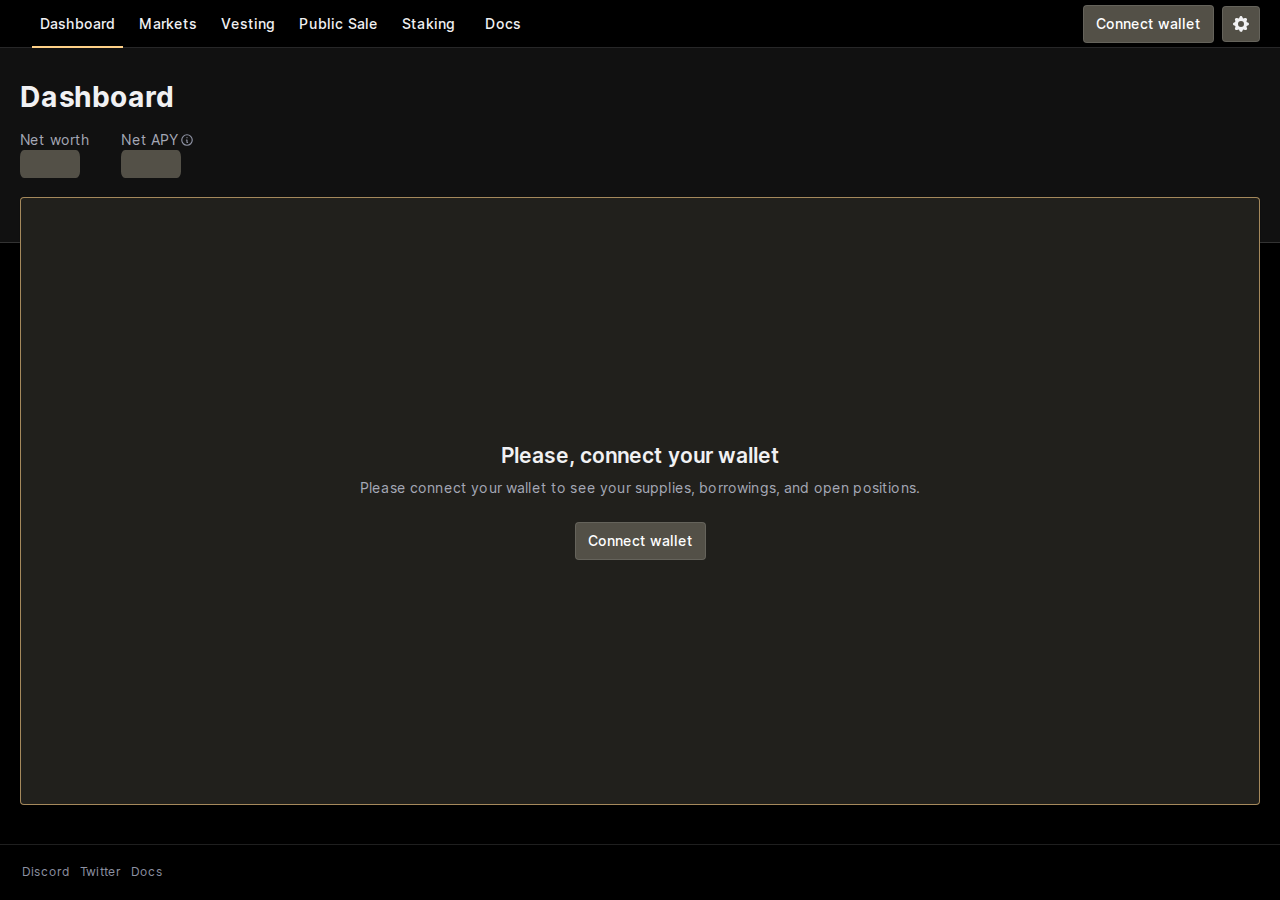
<file: index.html>
<!DOCTYPE html><html lang="en"><head><meta charSet="utf-8"/><meta name="viewport" content="initial-scale=1, width=device-width"/><link rel="apple-touch-icon" sizes="180x180" href="/apple-touch-icon.png"/><link rel="icon" type="image/png" sizes="32x32" href="/favicon-32x32.png"/><link rel="icon" type="image/png" sizes="16x16" href="/favicon-16x16.png"/><link rel="manifest" href="/site.webmanifest"/><link rel="mask-icon" href="/safari-pinned-tab.svg" color="#5bbad5"/><meta name="msapplication-TileColor" content="#da532c"/><meta name="theme-color" content="#ffffff"/><title>YieldLend - Lending protocol on Base</title><meta name="description" content="YieldLend is a lending protocol on Base with veMeme tokenomics."/><meta property="og:title" content="YieldLend - YieldLend"/><meta property="og:description" content="YieldLend is a lending protocol on Base with veMeme tokenomics."/><meta property="og:image" content="https://i.imgur.com/8z6Nk87.png"/><meta name="twitter:image" content="https://i.imgur.com/8z6Nk87.png"/><meta name="twitter:image:alt" content="aave governance image"/><meta name="twitter:site" content="@AaveAave"/><meta property="twitter:card" content="summary_large_image"/><meta name="twitter:title" content="YieldLend"/><meta name="twitter:description" content="YieldLend is a lending protocol on Base with veMeme tokenomics."/><meta name="keywords" content="Decentralized Finance, DeFi, lending, borrowing, stablecoins, Ethereum, assets, erc-20, smart contracts, open finance, trustless"/><link rel="apple-touch-icon" href="/aave_icon180.png"/><meta name="apple-mobile-web-app-title" content="YieldLend"/><meta name="apple-mobile-web-app-capable" content="yes"/><meta name="apple-mobile-web-app-status-bar-style" content="black"/><meta name="next-head-count" content="25"/><meta name="theme-color" content="#000"/><link rel="shortcut icon" href="/favicon.ico"/><link rel="manifest" href="/manifest.json"/><style data-emotion="css-global 0"></style><style data-emotion="css-global l6yb46">html{-webkit-font-smoothing:antialiased;-moz-osx-font-smoothing:grayscale;box-sizing:border-box;-webkit-text-size-adjust:100%;}*,*::before,*::after{box-sizing:inherit;}strong,b{font-weight:700;}body{margin:0;color:#F1F1F3;background-color:#000;}@media print{body{background-color:#fff;}}body::backdrop{background-color:#000;}body{font-family:Inter,Arial;font-weight:400;font-size:0.875rem;min-width:375px;}body >div:first-of-type{min-height:100vh;display:-webkit-box;display:-webkit-flex;display:-ms-flexbox;display:flex;-webkit-flex-direction:column;-ms-flex-direction:column;flex-direction:column;}</style><style data-emotion="css-global animation-c7515d">@-webkit-keyframes animation-c7515d{0%{opacity:1;}50%{opacity:0.4;}100%{opacity:1;}}@keyframes animation-c7515d{0%{opacity:1;}50%{opacity:0.4;}100%{opacity:1;}}</style><style data-emotion="css 1sk8kew 5hicrt 1me2gch 1dvha5n fpqt3r 10dprq 1jo2jrl i9gxme 1a401w3 781rlv q5q60p 1100lx1 b95f0i gvnjnt qqoy95 ycl373 70qvj9 1czjwln 1yp4ln 19d882k gr0tg3 k7vncv ltjh6b j7qwjs 18biwo 1fzsl0k a0wigx ulme3a al5n51 jmow5f 159pi92 1a8qn2o 1gfmd8n 11zj654 1p4wjs1 103kn7e 15zum9u tgjpic 1o62gjw">.css-1sk8kew{height:48px;position:-webkit-sticky;position:sticky;top:0;-webkit-transition:top 300ms cubic-bezier(0.4, 0, 0.2, 1) 0ms;transition:top 300ms cubic-bezier(0.4, 0, 0.2, 1) 0ms;z-index:1100;background-color:#000;display:-webkit-box;display:-webkit-flex;display:-ms-flexbox;display:flex;-webkit-align-items:center;-webkit-box-align:center;-ms-flex-align:center;align-items:center;-webkit-flex-direction:space-between;-ms-flex-direction:space-between;flex-direction:space-between;box-shadow:inset 0px -1px 0px rgba(242, 243, 247, 0.16);}@media (min-width:0px){.css-1sk8kew{padding:8px 8px 8px 20px;}}@media (min-width:640px){.css-1sk8kew{padding:8px 20px;}}.css-5hicrt{margin-right:12px;}@media (min-width:0px){.css-1me2gch{display:none;}}@media (min-width:960px){.css-1me2gch{display:block;}}.css-1dvha5n{list-style:none;margin:0;padding:0;position:relative;display:-webkit-box;display:-webkit-flex;display:-ms-flexbox;display:flex;}.css-1dvha5n .MuiMenuItem-root+.MuiDivider-root,.css-1dvha5n .MuiDivider-root{margin-top:4px;margin-bottom:4px;}@media (min-width:0px){.css-1dvha5n{-webkit-align-items:flex-start;-webkit-box-align:flex-start;-ms-flex-align:flex-start;align-items:flex-start;-webkit-flex-direction:column;-ms-flex-direction:column;flex-direction:column;}}@media (min-width:960px){.css-1dvha5n{-webkit-align-items:center;-webkit-box-align:center;-ms-flex-align:center;align-items:center;-webkit-flex-direction:row;-ms-flex-direction:row;flex-direction:row;}}.css-fpqt3r{display:-webkit-box;display:-webkit-flex;display:-ms-flexbox;display:flex;-webkit-box-pack:start;-ms-flex-pack:start;-webkit-justify-content:flex-start;justify-content:flex-start;-webkit-align-items:center;-webkit-box-align:center;-ms-flex-align:center;align-items:center;position:relative;-webkit-text-decoration:none;text-decoration:none;width:100%;box-sizing:border-box;text-align:left;}.css-fpqt3r.Mui-focusVisible{background-color:#fed0871F;}.css-fpqt3r.Mui-selected{background-color:rgba(234, 235, 239, 0.16);}.css-fpqt3r.Mui-selected.Mui-focusVisible{background-color:rgba(234, 235, 239, 0.28);}.css-fpqt3r.Mui-disabled{opacity:0.38;}@media (min-width:0px){.css-fpqt3r{width:100%;margin-right:0px;}}@media (min-width:960px){.css-fpqt3r{width:unset;margin-right:8px;}}.css-10dprq{margin:0;font-family:Inter,Arial;font-weight:400;letter-spacing:0.009375rem;line-height:143%;font-size:0.875rem;color:#EAEBEF;-webkit-text-decoration:none;text-decoration:none;display:-webkit-inline-box;display:-webkit-inline-flex;display:-ms-inline-flexbox;display:inline-flex;-webkit-align-items:center;-webkit-box-align:center;-ms-flex-align:center;align-items:center;-webkit-box-pack:center;-ms-flex-pack:center;-webkit-justify-content:center;justify-content:center;position:relative;box-sizing:border-box;-webkit-tap-highlight-color:transparent;background-color:transparent;outline:0;border:0;margin:0;border-radius:0;padding:0;cursor:pointer;-webkit-user-select:none;-moz-user-select:none;-ms-user-select:none;user-select:none;vertical-align:middle;-moz-appearance:none;-webkit-appearance:none;-webkit-text-decoration:none;text-decoration:none;color:inherit;min-width:64px;padding:6px 8px;border-radius:4px;-webkit-transition:background-color 250ms cubic-bezier(0.4, 0, 0.2, 1) 0ms,box-shadow 250ms cubic-bezier(0.4, 0, 0.2, 1) 0ms,border-color 250ms cubic-bezier(0.4, 0, 0.2, 1) 0ms,color 250ms cubic-bezier(0.4, 0, 0.2, 1) 0ms;transition:background-color 250ms cubic-bezier(0.4, 0, 0.2, 1) 0ms,box-shadow 250ms cubic-bezier(0.4, 0, 0.2, 1) 0ms,border-color 250ms cubic-bezier(0.4, 0, 0.2, 1) 0ms,color 250ms cubic-bezier(0.4, 0, 0.2, 1) 0ms;color:#EAEBEF;box-shadow:none;border-radius:4px;font-family:Inter,Arial;font-weight:500;line-height:1.5rem;font-size:0.875rem;padding:6px 12px;color:#F1F1F3;padding:6px 8px;position:relative;}.css-10dprq::-moz-focus-inner{border-style:none;}.css-10dprq.Mui-disabled{pointer-events:none;cursor:default;}@media print{.css-10dprq{-webkit-print-color-adjust:exact;color-adjust:exact;}}.css-10dprq:hover{-webkit-text-decoration:none;text-decoration:none;background-color:rgba(234, 235, 239, 0.08);}@media (hover: none){.css-10dprq:hover{background-color:transparent;}}.css-10dprq.Mui-disabled{color:#fed0874D;}.css-10dprq:hover{box-shadow:none;}.css-10dprq.Mui-focusVisible{box-shadow:none;}.css-10dprq:active{box-shadow:none;}.css-10dprq.Mui-disabled{box-shadow:none;}.active.css-10dprq:after,.css-10dprq:hover.css-10dprq:after{-webkit-transform:scaleX(1);-moz-transform:scaleX(1);-ms-transform:scaleX(1);transform:scaleX(1);transform-origin:bottom left;}.css-10dprq:after{content:'';position:absolute;width:100%;-webkit-transform:scaleX(0);-moz-transform:scaleX(0);-ms-transform:scaleX(0);transform:scaleX(0);height:2px;bottom:-6px;left:0;background:linear-gradient(248.86deg, #fed087 10.51%, #fed087 93.41%);transform-origin:bottom right;-webkit-transition:-webkit-transform 0.25s ease-out;transition:transform 0.25s ease-out;}.css-1jo2jrl{margin:0;font-family:Inter,Arial;font-weight:400;letter-spacing:0.009375rem;line-height:143%;font-size:0.875rem;color:#EAEBEF;-webkit-text-decoration:none;text-decoration:none;display:-webkit-inline-box;display:-webkit-inline-flex;display:-ms-inline-flexbox;display:inline-flex;-webkit-align-items:center;-webkit-box-align:center;-ms-flex-align:center;align-items:center;-webkit-box-pack:center;-ms-flex-pack:center;-webkit-justify-content:center;justify-content:center;position:relative;box-sizing:border-box;-webkit-tap-highlight-color:transparent;background-color:transparent;outline:0;border:0;margin:0;border-radius:0;padding:0;cursor:pointer;-webkit-user-select:none;-moz-user-select:none;-ms-user-select:none;user-select:none;vertical-align:middle;-moz-appearance:none;-webkit-appearance:none;-webkit-text-decoration:none;text-decoration:none;color:inherit;min-width:64px;padding:6px 8px;border-radius:4px;-webkit-transition:background-color 250ms cubic-bezier(0.4, 0, 0.2, 1) 0ms,box-shadow 250ms cubic-bezier(0.4, 0, 0.2, 1) 0ms,border-color 250ms cubic-bezier(0.4, 0, 0.2, 1) 0ms,color 250ms cubic-bezier(0.4, 0, 0.2, 1) 0ms;transition:background-color 250ms cubic-bezier(0.4, 0, 0.2, 1) 0ms,box-shadow 250ms cubic-bezier(0.4, 0, 0.2, 1) 0ms,border-color 250ms cubic-bezier(0.4, 0, 0.2, 1) 0ms,color 250ms cubic-bezier(0.4, 0, 0.2, 1) 0ms;color:#EAEBEF;box-shadow:none;border-radius:4px;font-family:Inter,Arial;font-weight:500;line-height:1.5rem;font-size:0.875rem;padding:6px 12px;color:#F1F1F3;padding:6px 8px;position:relative;}.css-1jo2jrl::-moz-focus-inner{border-style:none;}.css-1jo2jrl.Mui-disabled{pointer-events:none;cursor:default;}@media print{.css-1jo2jrl{-webkit-print-color-adjust:exact;color-adjust:exact;}}.css-1jo2jrl:hover{-webkit-text-decoration:none;text-decoration:none;background-color:rgba(234, 235, 239, 0.08);}@media (hover: none){.css-1jo2jrl:hover{background-color:transparent;}}.css-1jo2jrl.Mui-disabled{color:#fed0874D;}.css-1jo2jrl:hover{box-shadow:none;}.css-1jo2jrl.Mui-focusVisible{box-shadow:none;}.css-1jo2jrl:active{box-shadow:none;}.css-1jo2jrl.Mui-disabled{box-shadow:none;}.active.css-1jo2jrl:after,.css-1jo2jrl:hover.css-1jo2jrl:after{-webkit-transform:scaleX(1);-moz-transform:scaleX(1);-ms-transform:scaleX(1);transform:scaleX(1);transform-origin:bottom left;}.css-1jo2jrl:after{content:'';position:absolute;width:100%;-webkit-transform:scaleX(0);-moz-transform:scaleX(0);-ms-transform:scaleX(0);transform:scaleX(0);height:2px;bottom:-6px;left:0;background:linear-gradient(248.86deg, #fed087 10.51%, #fed087 93.41%);transform-origin:bottom right;-webkit-transition:-webkit-transform 0.25s ease-out;transition:transform 0.25s ease-out;}.css-i9gxme{-webkit-box-flex:1;-webkit-flex-grow:1;-ms-flex-positive:1;flex-grow:1;}.css-1a401w3{display:-webkit-inline-box;display:-webkit-inline-flex;display:-ms-inline-flexbox;display:inline-flex;-webkit-align-items:center;-webkit-box-align:center;-ms-flex-align:center;align-items:center;-webkit-box-pack:center;-ms-flex-pack:center;-webkit-justify-content:center;justify-content:center;position:relative;box-sizing:border-box;-webkit-tap-highlight-color:transparent;background-color:transparent;outline:0;border:0;margin:0;border-radius:0;padding:0;cursor:pointer;-webkit-user-select:none;-moz-user-select:none;-ms-user-select:none;user-select:none;vertical-align:middle;-moz-appearance:none;-webkit-appearance:none;-webkit-text-decoration:none;text-decoration:none;color:inherit;min-width:64px;padding:6px 16px;border-radius:4px;-webkit-transition:background-color 250ms cubic-bezier(0.4, 0, 0.2, 1) 0ms,box-shadow 250ms cubic-bezier(0.4, 0, 0.2, 1) 0ms,border-color 250ms cubic-bezier(0.4, 0, 0.2, 1) 0ms,color 250ms cubic-bezier(0.4, 0, 0.2, 1) 0ms;transition:background-color 250ms cubic-bezier(0.4, 0, 0.2, 1) 0ms,box-shadow 250ms cubic-bezier(0.4, 0, 0.2, 1) 0ms,border-color 250ms cubic-bezier(0.4, 0, 0.2, 1) 0ms,color 250ms cubic-bezier(0.4, 0, 0.2, 1) 0ms;box-shadow:none;border-radius:4px;font-family:Inter,Arial;font-weight:500;line-height:1.5rem;font-size:0.875rem;padding:6px 12px;color:#fff;border:1px solid;border-color:#EBEBED1F;background-color:#535047;}.css-1a401w3::-moz-focus-inner{border-style:none;}.css-1a401w3.Mui-disabled{pointer-events:none;cursor:default;}@media print{.css-1a401w3{-webkit-print-color-adjust:exact;color-adjust:exact;}}.css-1a401w3:hover{-webkit-text-decoration:none;text-decoration:none;background-color:rgba(241, 241, 243, 0.08);}@media (hover: none){.css-1a401w3:hover{background-color:transparent;}}.css-1a401w3.Mui-disabled{color:#fed0874D;}.css-1a401w3:hover{box-shadow:none;}.css-1a401w3.Mui-focusVisible{box-shadow:none;}.css-1a401w3:active{box-shadow:none;}.css-1a401w3.Mui-disabled{box-shadow:none;}.css-1a401w3:hover,.css-1a401w3.Mui-focusVisible{background-color:#000;}.css-781rlv{display:-webkit-inline-box;display:-webkit-inline-flex;display:-ms-inline-flexbox;display:inline-flex;-webkit-align-items:center;-webkit-box-align:center;-ms-flex-align:center;align-items:center;-webkit-box-pack:center;-ms-flex-pack:center;-webkit-justify-content:center;justify-content:center;position:relative;box-sizing:border-box;-webkit-tap-highlight-color:transparent;background-color:transparent;outline:0;border:0;margin:0;border-radius:0;padding:0;cursor:pointer;-webkit-user-select:none;-moz-user-select:none;-ms-user-select:none;user-select:none;vertical-align:middle;-moz-appearance:none;-webkit-appearance:none;-webkit-text-decoration:none;text-decoration:none;color:inherit;min-width:64px;padding:6px 16px;border-radius:4px;-webkit-transition:background-color 250ms cubic-bezier(0.4, 0, 0.2, 1) 0ms,box-shadow 250ms cubic-bezier(0.4, 0, 0.2, 1) 0ms,border-color 250ms cubic-bezier(0.4, 0, 0.2, 1) 0ms,color 250ms cubic-bezier(0.4, 0, 0.2, 1) 0ms;transition:background-color 250ms cubic-bezier(0.4, 0, 0.2, 1) 0ms,box-shadow 250ms cubic-bezier(0.4, 0, 0.2, 1) 0ms,border-color 250ms cubic-bezier(0.4, 0, 0.2, 1) 0ms,color 250ms cubic-bezier(0.4, 0, 0.2, 1) 0ms;box-shadow:none;border-radius:4px;font-family:Inter,Arial;font-weight:500;line-height:1.5rem;font-size:0.875rem;padding:6px 12px;color:#fff;border:1px solid;border-color:#EBEBED1F;background-color:#535047;padding:7px 8px;min-width:unset;margin-left:8px;}.css-781rlv::-moz-focus-inner{border-style:none;}.css-781rlv.Mui-disabled{pointer-events:none;cursor:default;}@media print{.css-781rlv{-webkit-print-color-adjust:exact;color-adjust:exact;}}.css-781rlv:hover{-webkit-text-decoration:none;text-decoration:none;background-color:rgba(241, 241, 243, 0.08);}@media (hover: none){.css-781rlv:hover{background-color:transparent;}}.css-781rlv.Mui-disabled{color:#fed0874D;}.css-781rlv:hover{box-shadow:none;}.css-781rlv.Mui-focusVisible{box-shadow:none;}.css-781rlv:active{box-shadow:none;}.css-781rlv.Mui-disabled{box-shadow:none;}.css-781rlv:hover,.css-781rlv.Mui-focusVisible{background-color:#000;}.css-q5q60p{-webkit-user-select:none;-moz-user-select:none;-ms-user-select:none;user-select:none;width:1em;height:1em;display:inline-block;fill:currentColor;-webkit-flex-shrink:0;-ms-flex-negative:0;flex-shrink:0;-webkit-transition:fill 200ms cubic-bezier(0.4, 0, 0.2, 1) 0ms;transition:fill 200ms cubic-bezier(0.4, 0, 0.2, 1) 0ms;font-size:1.25rem;color:#F1F1F3;}@media (min-width:0px){.css-1100lx1{display:-webkit-box;display:-webkit-flex;display:-ms-flexbox;display:flex;}}@media (min-width:960px){.css-1100lx1{display:none;}}.css-b95f0i{display:-webkit-box;display:-webkit-flex;display:-ms-flexbox;display:flex;-webkit-flex-direction:column;-ms-flex-direction:column;flex-direction:column;-webkit-flex:1;-ms-flex:1;flex:1;}.css-gvnjnt{background:#111;border-bottom:1px solid #333;color:#F1F1F3;}.css-qqoy95{padding-bottom:64px;color:#F1F1F3;}@media (min-width:0px){.css-qqoy95{padding-top:24px;}}@media (min-width:960px){.css-qqoy95{padding-top:32px;}}.css-ycl373{width:100%;margin-left:auto;box-sizing:border-box;margin-right:auto;display:block;padding-left:8px;padding-right:8px;display:-webkit-box;display:-webkit-flex;display:-ms-flexbox;display:flex;-webkit-flex-direction:column;-ms-flex-direction:column;flex-direction:column;-webkit-flex:1;-ms-flex:1;flex:1;padding-bottom:39px;padding-bottom:0px;}@media (min-width:760px){.css-ycl373{padding-left:12px;padding-right:12px;}}@media (min-width:1280px){.css-ycl373{max-width:1280px;}}@media (min-width:0px){.css-ycl373{padding-left:8px;padding-right:8px;}}@media (min-width:640px){.css-ycl373{padding-left:20px;padding-right:20px;}}@media (min-width:760px){.css-ycl373{padding-left:48px;padding-right:48px;}}@media (min-width:960px){.css-ycl373{padding-left:96px;padding-right:96px;}}@media (min-width:1280px){.css-ycl373{padding-left:20px;padding-right:20px;}}@media (min-width:1575px){.css-ycl373{max-width:unset;padding-left:96px;padding-right:96px;}}@media (min-width:1800px){.css-ycl373{padding-left:0;padding-right:0;max-width:1440px;}}.css-70qvj9{display:-webkit-box;display:-webkit-flex;display:-ms-flexbox;display:flex;-webkit-align-items:center;-webkit-box-align:center;-ms-flex-align:center;align-items:center;}.css-1czjwln{display:-webkit-box;display:-webkit-flex;display:-ms-flexbox;display:flex;margin-bottom:16px;}@media (min-width:0px){.css-1czjwln{-webkit-align-items:flex-start;-webkit-box-align:flex-start;-ms-flex-align:flex-start;align-items:flex-start;-webkit-flex-direction:column;-ms-flex-direction:column;flex-direction:column;}}@media (min-width:640px){.css-1czjwln{-webkit-align-items:center;-webkit-box-align:center;-ms-flex-align:center;align-items:center;-webkit-flex-direction:row;-ms-flex-direction:row;flex-direction:row;}}.css-1yp4ln{display:-webkit-box;display:-webkit-flex;display:-ms-flexbox;display:flex;-webkit-align-items:flex-start;-webkit-box-align:flex-start;-ms-flex-align:flex-start;align-items:flex-start;}.css-19d882k{margin:0;font-family:Inter,Arial;font-weight:700;letter-spacing:0.015625rem;line-height:123.5%;font-size:1.75rem;color:text.white;}@media (min-width:0px){.css-19d882k{margin-right:20px;margin-bottom:4px;}}@media (min-width:640px){.css-19d882k{margin-right:12px;margin-bottom:0px;}}.css-gr0tg3{display:-webkit-box;display:-webkit-flex;display:-ms-flexbox;display:flex;-webkit-align-items:flex-start;-webkit-box-align:flex-start;-ms-flex-align:flex-start;align-items:flex-start;-webkit-box-flex-wrap:wrap;-webkit-flex-wrap:wrap;-ms-flex-wrap:wrap;flex-wrap:wrap;margin-bottom:0px;}.css-k7vncv{display:-webkit-box;display:-webkit-flex;display:-ms-flexbox;display:flex;-webkit-align-items:flex-start;-webkit-box-align:flex-start;-ms-flex-align:flex-start;align-items:flex-start;-webkit-box-flex-wrap:wrap;-webkit-flex-wrap:wrap;-ms-flex-wrap:wrap;flex-wrap:wrap;width:100%;}@media (min-width:0px){.css-k7vncv{gap:12px;}}@media (min-width:640px){.css-k7vncv{gap:32px;}}.css-ltjh6b{display:-webkit-box;display:-webkit-flex;display:-ms-flexbox;display:flex;-webkit-align-items:center;-webkit-box-align:center;-ms-flex-align:center;align-items:center;}@media (min-width:0px){.css-ltjh6b{width:calc(50% - 12px);}}@media (min-width:640px){.css-ltjh6b{width:unset;}}.css-j7qwjs{display:-webkit-box;display:-webkit-flex;display:-ms-flexbox;display:flex;-webkit-flex-direction:column;-ms-flex-direction:column;flex-direction:column;}.css-18biwo{display:-webkit-inline-box;display:-webkit-inline-flex;display:-ms-inline-flexbox;display:inline-flex;-webkit-align-items:center;-webkit-box-align:center;-ms-flex-align:center;align-items:center;}.css-1fzsl0k{margin:0;font-family:Inter,Arial;font-weight:400;letter-spacing:0.009375rem;line-height:1rem;font-size:0.75rem;color:#A5A8B6;}.css-a0wigx{display:block;background-color:rgba(241, 241, 243, 0.13);height:auto;margin-top:0;margin-bottom:0;transform-origin:0 55%;-webkit-transform:scale(1, 0.60);-moz-transform:scale(1, 0.60);-ms-transform:scale(1, 0.60);transform:scale(1, 0.60);border-radius:4px/6.7px;-webkit-animation:animation-c7515d 1.5s ease-in-out 0.5s infinite;animation:animation-c7515d 1.5s ease-in-out 0.5s infinite;-webkit-transform:unset;-moz-transform:unset;-ms-transform:unset;transform:unset;background:#535047;}.css-a0wigx:empty:before{content:"\00a0";}.css-ulme3a{display:-webkit-inline-box;display:-webkit-inline-flex;display:-ms-inline-flexbox;display:inline-flex;cursor:pointer;-webkit-transition:all 0.2s ease;transition:all 0.2s ease;}.css-ulme3a:hover{opacity:0.5;}.css-al5n51{display:-webkit-inline-box;display:-webkit-inline-flex;display:-ms-inline-flexbox;display:inline-flex;-webkit-align-items:center;-webkit-box-align:center;-ms-flex-align:center;align-items:center;-webkit-box-pack:center;-ms-flex-pack:center;-webkit-justify-content:center;justify-content:center;position:relative;box-sizing:border-box;-webkit-tap-highlight-color:transparent;background-color:transparent;outline:0;border:0;margin:0;border-radius:0;padding:0;cursor:pointer;-webkit-user-select:none;-moz-user-select:none;-ms-user-select:none;user-select:none;vertical-align:middle;-moz-appearance:none;-webkit-appearance:none;-webkit-text-decoration:none;text-decoration:none;color:inherit;text-align:center;-webkit-flex:0 0 auto;-ms-flex:0 0 auto;flex:0 0 auto;font-size:1.5rem;padding:8px;border-radius:50%;overflow:visible;color:#fed0878F;-webkit-transition:background-color 150ms cubic-bezier(0.4, 0, 0.2, 1) 0ms;transition:background-color 150ms cubic-bezier(0.4, 0, 0.2, 1) 0ms;display:-webkit-box;display:-webkit-flex;display:-ms-flexbox;display:flex;-webkit-align-items:center;-webkit-box-align:center;-ms-flex-align:center;align-items:center;-webkit-box-pack:center;-ms-flex-pack:center;-webkit-justify-content:center;justify-content:center;width:14px;height:14px;border-radius:50%;padding:0px;min-width:0;margin-left:2px;}.css-al5n51::-moz-focus-inner{border-style:none;}.css-al5n51.Mui-disabled{pointer-events:none;cursor:default;}@media print{.css-al5n51{-webkit-print-color-adjust:exact;color-adjust:exact;}}.css-al5n51:hover{background-color:rgba(254, 208, 135, 0.08);}@media (hover: none){.css-al5n51:hover{background-color:transparent;}}.css-al5n51.Mui-disabled{background-color:transparent;color:#fed0874D;}.css-jmow5f{-webkit-user-select:none;-moz-user-select:none;-ms-user-select:none;user-select:none;width:1em;height:1em;display:inline-block;fill:currentColor;-webkit-flex-shrink:0;-ms-flex-negative:0;flex-shrink:0;-webkit-transition:fill 200ms cubic-bezier(0.4, 0, 0.2, 1) 0ms;transition:fill 200ms cubic-bezier(0.4, 0, 0.2, 1) 0ms;font-size:1.5rem;font-size:14px;color:#8E92A3;border-radius:50%;}.css-jmow5f:hover{color:#29B6F6;}.css-159pi92{display:-webkit-box;display:-webkit-flex;display:-ms-flexbox;display:flex;-webkit-flex-direction:column;-ms-flex-direction:column;flex-direction:column;-webkit-flex:1;-ms-flex:1;flex:1;}@media (min-width:0px){.css-159pi92{margin-top:-32px;}}@media (min-width:1280px){.css-159pi92{margin-top:-46px;}}@media (min-width:1575px){.css-159pi92{margin-top:-44px;}}@media (min-width:1800px){.css-159pi92{margin-top:-48px;}}.css-1a8qn2o{width:100%;margin-left:auto;box-sizing:border-box;margin-right:auto;display:block;padding-left:8px;padding-right:8px;display:-webkit-box;display:-webkit-flex;display:-ms-flexbox;display:flex;-webkit-flex-direction:column;-ms-flex-direction:column;flex-direction:column;-webkit-flex:1;-ms-flex:1;flex:1;padding-bottom:39px;}@media (min-width:760px){.css-1a8qn2o{padding-left:12px;padding-right:12px;}}@media (min-width:1280px){.css-1a8qn2o{max-width:1280px;}}@media (min-width:0px){.css-1a8qn2o{padding-left:8px;padding-right:8px;}}@media (min-width:640px){.css-1a8qn2o{padding-left:20px;padding-right:20px;}}@media (min-width:760px){.css-1a8qn2o{padding-left:48px;padding-right:48px;}}@media (min-width:960px){.css-1a8qn2o{padding-left:96px;padding-right:96px;}}@media (min-width:1280px){.css-1a8qn2o{padding-left:20px;padding-right:20px;}}@media (min-width:1575px){.css-1a8qn2o{max-width:unset;padding-left:96px;padding-right:96px;}}@media (min-width:1800px){.css-1a8qn2o{padding-left:0;padding-right:0;max-width:1440px;}}.css-1gfmd8n{background-color:#434037;color:#F1F1F3;-webkit-transition:box-shadow 300ms cubic-bezier(0.4, 0, 0.2, 1) 0ms;transition:box-shadow 300ms cubic-bezier(0.4, 0, 0.2, 1) 0ms;border-radius:4px;box-shadow:0px 2px 1px -1px rgba(0,0,0,0.2),0px 1px 1px 0px rgba(0,0,0,0.14),0px 1px 3px 0px rgba(0,0,0,0.12);background-image:linear-gradient(rgba(255, 255, 255, 0.05), rgba(255, 255, 255, 0.05));border-radius:4px;box-shadow:0px 2px 1px rgba(0, 0, 0, 0.05),0px 0px 1px rgba(0, 0, 0, 0.25);background-image:none;background:#21201c;border:1px solid #fed08799;display:-webkit-box;display:-webkit-flex;display:-ms-flexbox;display:flex;-webkit-flex-direction:column;-ms-flex-direction:column;flex-direction:column;-webkit-align-items:center;-webkit-box-align:center;-ms-flex-align:center;align-items:center;-webkit-box-pack:center;-ms-flex-pack:center;-webkit-justify-content:center;justify-content:center;text-align:center;padding:16px;-webkit-flex:1;-ms-flex:1;flex:1;}.css-11zj654{margin:0;font-family:Inter,Arial;font-weight:600;letter-spacing:unset;line-height:133.4%;font-size:1.3125rem;margin-bottom:8px;}.css-1p4wjs1{margin:0;font-family:Inter,Arial;font-weight:400;letter-spacing:0.009375rem;line-height:143%;font-size:0.875rem;color:#A5A8B6;margin-bottom:24px;}.css-103kn7e{display:-webkit-box;display:-webkit-flex;display:-ms-flexbox;display:flex;width:100%;-webkit-box-pack:justify;-webkit-justify-content:space-between;justify-content:space-between;-webkit-align-items:center;-webkit-box-align:center;-ms-flex-align:center;align-items:center;gap:22px;box-shadow:inset 0px 1px 0px rgba(255, 255, 255, 0.12);}@media (min-width:0px){.css-103kn7e{padding:22px 0px 40px 0px;-webkit-flex-direction:column;-ms-flex-direction:column;flex-direction:column;}}@media (min-width:640px){.css-103kn7e{padding:0 22px 0 40px;-webkit-flex-direction:column;-ms-flex-direction:column;flex-direction:column;}}@media (min-width:760px){.css-103kn7e{padding:20px 22px;-webkit-flex-direction:row;-ms-flex-direction:row;flex-direction:row;}}.css-15zum9u{display:-webkit-box;display:-webkit-flex;display:-ms-flexbox;display:flex;gap:10px;-webkit-align-items:center;-webkit-box-align:center;-ms-flex-align:center;align-items:center;}.css-tgjpic{margin:0;font-family:Inter,Arial;font-weight:400;letter-spacing:0.009375rem;line-height:143%;font-size:0.875rem;color:#EAEBEF;-webkit-text-decoration:none;text-decoration:none;color:#8E92A3;display:-webkit-box;display:-webkit-flex;display:-ms-flexbox;display:flex;-webkit-align-items:center;-webkit-box-align:center;-ms-flex-align:center;align-items:center;}.css-tgjpic:hover{color:#F1F1F3;}.css-1o62gjw{margin:0;font-family:Inter,Arial;font-weight:400;letter-spacing:0.009375rem;line-height:1rem;font-size:0.75rem;}</style><link rel="preload" href="/_next/static/css/0da2d62e1a58e826.css" as="style"/><link rel="stylesheet" href="/_next/static/css/0da2d62e1a58e826.css" data-n-g=""/><noscript data-n-css=""></noscript><script defer="" nomodule="" src="/_next/static/chunks/polyfills-5cd94c89d3acac5f.js"></script><script defer="" src="/_next/static/chunks/7603-58cb27010e0a12d8.js"></script><script defer="" src="/_next/static/chunks/2125.81cabf17c2a51a74.js"></script><script defer="" src="/_next/static/chunks/1717.9ebafdb6992539eb.js"></script><script defer="" src="/_next/static/chunks/2858.b7012fe0f26020bf.js"></script><script defer="" src="/_next/static/chunks/6936.83da95afd5d397cf.js"></script><script defer="" src="/_next/static/chunks/2650.73e4048623c242c3.js"></script><script defer="" src="/_next/static/chunks/1901.6386ee02b43cdce4.js"></script><script defer="" src="/_next/static/chunks/9571.47000466dabf895f.js"></script><script defer="" src="/_next/static/chunks/2687.5a63ede51c03d39a.js"></script><script defer="" src="/_next/static/chunks/3508.81971fa2cdb82a85.js"></script><script defer="" src="/_next/static/chunks/4787.bcda88203322c13c.js"></script><script defer="" src="/_next/static/chunks/1811.82fcb9cb6f9e0a0b.js"></script><script defer="" src="/_next/static/chunks/4204.c11e98048d5b6d5f.js"></script><script defer="" src="/_next/static/chunks/2764.b34bb3a3663e6822.js"></script><script defer="" src="/_next/static/chunks/9551.3f1454894e370478.js"></script><script defer="" src="/_next/static/chunks/4423.04e31d8a743e7ddf.js"></script><script defer="" src="/_next/static/chunks/5146.071dcadb9df1af86.js"></script><script defer="" src="/_next/static/chunks/8337.44d1a7665bf179e3.js"></script><script defer="" src="/_next/static/chunks/8592.4289df28ea142e24.js"></script><script defer="" src="/_next/static/chunks/1780.894fefb4766390b7.js"></script><script defer="" src="/_next/static/chunks/2088.512baa74d7387ee1.js"></script><script defer="" src="/_next/static/chunks/9075.3663209e307afa1a.js"></script><script defer="" src="/_next/static/chunks/2826.e1a8b7b4581f6c0e.js"></script><script src="/_next/static/chunks/webpack-1ccd0564ed191771.js" defer=""></script><script src="/_next/static/chunks/framework-79bce4a3a540b080.js" defer=""></script><script src="/_next/static/chunks/main-37e08f82b0681cde.js" defer=""></script><script src="/_next/static/chunks/pages/_app-795dd2ea70d50e23.js" defer=""></script><script src="/_next/static/chunks/3327-4a0bef7d19cf38e2.js" defer=""></script><script src="/_next/static/chunks/6147-9c39c182596c99e2.js" defer=""></script><script src="/_next/static/chunks/9463-bd11f80e0aead5e9.js" defer=""></script><script src="/_next/static/chunks/4017-7c111128aad1e10d.js" defer=""></script><script src="/_next/static/chunks/543-c97dfc83bce811f8.js" defer=""></script><script src="/_next/static/chunks/3629-04591dd789f55f60.js" defer=""></script><script src="/_next/static/chunks/3299-687e87e27d891922.js" defer=""></script><script src="/_next/static/chunks/3127-bd312e2e6177323a.js" defer=""></script><script src="/_next/static/chunks/2935-b44f988803454798.js" defer=""></script><script src="/_next/static/chunks/8-9db73a7e4c539167.js" defer=""></script><script src="/_next/static/chunks/7573-e5fcc200920bf597.js" defer=""></script><script src="/_next/static/chunks/pages/index-d1f319495d5abd47.js" defer=""></script><script src="/_next/static/df07ic9rN_PY7NHfbY9rJ/_buildManifest.js" defer=""></script><script src="/_next/static/df07ic9rN_PY7NHfbY9rJ/_ssgManifest.js" defer=""></script><script src="/_next/static/df07ic9rN_PY7NHfbY9rJ/_middlewareManifest.js" defer=""></script></head><body><div id="__next" data-reactroot=""><header class="MuiBox-root css-1sk8kew"><div class="MuiBox-root css-5hicrt"></div><div class="MuiBox-root css-1me2gch"><ul class="MuiList-root css-1dvha5n"><li class="MuiListItem-root MuiListItem-gutters css-fpqt3r" data-cy="menuDashboard"><a class="MuiTypography-root MuiTypography-description MuiLink-root MuiLink-underlineNone MuiButtonBase-root MuiButton-root MuiButton-text MuiButton-textPrimary MuiButton-sizeMedium MuiButton-textSizeMedium MuiButton-disableElevation MuiButton-root MuiButton-text MuiButton-textPrimary MuiButton-sizeMedium MuiButton-textSizeMedium MuiButton-disableElevation active css-1jo2jrl" tabindex="0" href="/">Dashboard</a></li><li class="MuiListItem-root MuiListItem-gutters css-fpqt3r" data-cy="menuMarkets"><a class="MuiTypography-root MuiTypography-description MuiLink-root MuiLink-underlineNone MuiButtonBase-root MuiButton-root MuiButton-text MuiButton-textPrimary MuiButton-sizeMedium MuiButton-textSizeMedium MuiButton-disableElevation MuiButton-root MuiButton-text MuiButton-textPrimary MuiButton-sizeMedium MuiButton-textSizeMedium MuiButton-disableElevation css-1jo2jrl" tabindex="0" href="/markets/">Markets</a></li><li class="MuiListItem-root MuiListItem-gutters css-fpqt3r" data-cy="vesting"><a class="MuiTypography-root MuiTypography-description MuiLink-root MuiLink-underlineNone MuiButtonBase-root MuiButton-root MuiButton-text MuiButton-textPrimary MuiButton-sizeMedium MuiButton-textSizeMedium MuiButton-disableElevation MuiButton-root MuiButton-text MuiButton-textPrimary MuiButton-sizeMedium MuiButton-textSizeMedium MuiButton-disableElevation css-1jo2jrl" tabindex="0" href="/vesting/">Vesting</a></li><li class="MuiListItem-root MuiListItem-gutters css-fpqt3r" data-cy="privateSale"><a class="MuiTypography-root MuiTypography-description MuiLink-root MuiLink-underlineNone MuiButtonBase-root MuiButton-root MuiButton-text MuiButton-textPrimary MuiButton-sizeMedium MuiButton-textSizeMedium MuiButton-disableElevation MuiButton-root MuiButton-text MuiButton-textPrimary MuiButton-sizeMedium MuiButton-textSizeMedium MuiButton-disableElevation css-1jo2jrl" tabindex="0" href="/sale/">Public Sale</a></li><li class="MuiListItem-root MuiListItem-gutters css-fpqt3r" data-cy="stake"><a class="MuiTypography-root MuiTypography-description MuiLink-root MuiLink-underlineNone MuiButtonBase-root MuiButton-root MuiButton-text MuiButton-textPrimary MuiButton-sizeMedium MuiButton-textSizeMedium MuiButton-disableElevation MuiButton-root MuiButton-text MuiButton-textPrimary MuiButton-sizeMedium MuiButton-textSizeMedium MuiButton-disableElevation css-1jo2jrl" tabindex="0" href="/staking/">Staking</a></li><li class="MuiListItem-root MuiListItem-gutters css-fpqt3r" data-cy="docs"><a class="MuiTypography-root MuiTypography-description MuiLink-root MuiLink-underlineNone MuiButtonBase-root MuiButton-root MuiButton-text MuiButton-textPrimary MuiButton-sizeMedium MuiButton-textSizeMedium MuiButton-disableElevation MuiButton-root MuiButton-text MuiButton-textPrimary MuiButton-sizeMedium MuiButton-textSizeMedium MuiButton-disableElevation css-10dprq" href="https://learn.yieldlend.xyz/" target="_blank" rel="noopener" tabindex="0">Docs</a></li></ul></div><div class="MuiBox-root css-i9gxme"></div><button class="MuiButtonBase-root MuiButton-root MuiButton-surface MuiButton-surfacePrimary MuiButton-sizeMedium MuiButton-surfaceSizeMedium MuiButton-disableElevation MuiButton-root MuiButton-surface MuiButton-surfacePrimary MuiButton-sizeMedium MuiButton-surfaceSizeMedium MuiButton-disableElevation css-1a401w3" tabindex="0" type="button" aria-label="wallet" id="wallet-button" aria-haspopup="true">Connect wallet</button><div class="MuiBox-root css-1me2gch"><button class="MuiButtonBase-root MuiButton-root MuiButton-surface MuiButton-surfacePrimary MuiButton-sizeMedium MuiButton-surfaceSizeMedium MuiButton-disableElevation MuiButton-root MuiButton-surface MuiButton-surfacePrimary MuiButton-sizeMedium MuiButton-surfaceSizeMedium MuiButton-disableElevation css-781rlv" tabindex="0" type="button" aria-label="settings" id="settings-button" aria-haspopup="true"><svg class="MuiSvgIcon-root MuiSvgIcon-fontSizeSmall css-q5q60p" focusable="false" aria-hidden="true" viewBox="0 0 24 24"><svg xmlns="http://www.w3.org/2000/svg" viewBox="0 0 20 20" fill="currentColor" aria-hidden="true"><path fill-rule="evenodd" d="M11.49 3.17c-.38-1.56-2.6-1.56-2.98 0a1.532 1.532 0 01-2.286.948c-1.372-.836-2.942.734-2.106 2.106.54.886.061 2.042-.947 2.287-1.561.379-1.561 2.6 0 2.978a1.532 1.532 0 01.947 2.287c-.836 1.372.734 2.942 2.106 2.106a1.532 1.532 0 012.287.947c.379 1.561 2.6 1.561 2.978 0a1.533 1.533 0 012.287-.947c1.372.836 2.942-.734 2.106-2.106a1.533 1.533 0 01.947-2.287c1.561-.379 1.561-2.6 0-2.978a1.532 1.532 0 01-.947-2.287c.836-1.372-.734-2.942-2.106-2.106a1.532 1.532 0 01-2.287-.947zM10 13a3 3 0 100-6 3 3 0 000 6z" clip-rule="evenodd"></path></svg></svg></button></div><div class="MuiBox-root css-1100lx1"><button class="MuiButtonBase-root MuiButton-root MuiButton-surface MuiButton-surfacePrimary MuiButton-sizeMedium MuiButton-surfaceSizeMedium MuiButton-disableElevation MuiButton-root MuiButton-surface MuiButton-surfacePrimary MuiButton-sizeMedium MuiButton-surfaceSizeMedium MuiButton-disableElevation css-781rlv" tabindex="0" type="button" id="settings-button-mobile"><svg class="MuiSvgIcon-root MuiSvgIcon-fontSizeSmall css-q5q60p" focusable="false" aria-hidden="true" viewBox="0 0 24 24"><svg xmlns="http://www.w3.org/2000/svg" fill="none" viewBox="0 0 24 24" stroke-width="2" stroke="currentColor" aria-hidden="true"><path stroke-linecap="round" stroke-linejoin="round" d="M4 6h16M4 12h16M4 18h16"></path></svg></svg></button></div></header><main class="MuiBox-root css-b95f0i"><div class="MuiBox-root css-gvnjnt" id="top-info-panel"><div class="MuiBox-root css-qqoy95"><div class="MuiContainer-root MuiContainer-maxWidthLg css-ycl373"><div class="MuiBox-root css-0"><div class="MuiBox-root css-70qvj9"><div class="MuiBox-root css-1czjwln"><div class="MuiBox-root css-1yp4ln"><h1 class="MuiTypography-root MuiTypography-h1 css-19d882k">Dashboard</h1></div><div class="MuiBox-root css-gr0tg3"></div></div></div><div class="MuiBox-root css-k7vncv"><div class="MuiBox-root css-ltjh6b"><div class="MuiBox-root css-j7qwjs"><div class="MuiBox-root css-18biwo"><div class="MuiTypography-root MuiTypography-caption css-1fzsl0k">Net worth</div></div><span class="MuiSkeleton-root MuiSkeleton-text MuiSkeleton-pulse css-a0wigx" style="width:60px;height:24px"></span></div></div><div class="MuiBox-root css-ltjh6b"><div class="MuiBox-root css-j7qwjs"><div class="MuiBox-root css-18biwo"><div class="MuiTypography-root MuiTypography-caption css-1fzsl0k"><div style="display:flex">Net APY<div class="MuiBox-root css-70qvj9"><div class="MuiBox-root css-ulme3a"><button class="MuiButtonBase-root MuiIconButton-root MuiIconButton-sizeMedium css-al5n51" tabindex="0" type="button"><svg class="MuiSvgIcon-root MuiSvgIcon-fontSizeMedium css-jmow5f" focusable="false" aria-hidden="true" viewBox="0 0 24 24"><svg xmlns="http://www.w3.org/2000/svg" fill="none" viewBox="0 0 24 24" stroke-width="2" stroke="currentColor" aria-hidden="true"><path stroke-linecap="round" stroke-linejoin="round" d="M13 16h-1v-4h-1m1-4h.01M21 12a9 9 0 11-18 0 9 9 0 0118 0z"></path></svg></svg></button></div></div></div></div></div><span class="MuiSkeleton-root MuiSkeleton-text MuiSkeleton-pulse css-a0wigx" style="width:60px;height:24px"></span></div></div></div></div></div></div></div><div class="MuiBox-root css-159pi92"><div class="MuiContainer-root MuiContainer-maxWidthLg css-1a8qn2o"><div class="MuiPaper-root MuiPaper-elevation MuiPaper-rounded MuiPaper-elevation1 css-1gfmd8n"><h2 class="MuiTypography-root MuiTypography-h2 css-11zj654">Please, connect your wallet</h2><p class="MuiTypography-root MuiTypography-description css-1p4wjs1">Please connect your wallet to see your supplies, borrowings, and open positions.</p><button class="MuiButtonBase-root MuiButton-root MuiButton-surface MuiButton-surfacePrimary MuiButton-sizeMedium MuiButton-surfaceSizeMedium MuiButton-disableElevation MuiButton-root MuiButton-surface MuiButton-surfacePrimary MuiButton-sizeMedium MuiButton-surfaceSizeMedium MuiButton-disableElevation css-1a401w3" tabindex="0" type="button">Connect wallet</button></div></div></div></main><div class="MuiBox-root css-103kn7e"><div class="MuiBox-root css-15zum9u"><a class="MuiTypography-root MuiTypography-description MuiLink-root MuiLink-underlineNone css-tgjpic" href="https://discord.yieldlend.xyz/" target="_blank" rel="noopener"><p class="MuiTypography-root MuiTypography-caption css-1o62gjw">Discord</p></a><a class="MuiTypography-root MuiTypography-description MuiLink-root MuiLink-underlineNone css-tgjpic" href="https://x.com/yieldlend/" target="_blank" rel="noopener"><p class="MuiTypography-root MuiTypography-caption css-1o62gjw">Twitter</p></a><a class="MuiTypography-root MuiTypography-description MuiLink-root MuiLink-underlineNone css-tgjpic" href="https://learn.yieldlend.xyz/" target="_blank" rel="noopener"><p class="MuiTypography-root MuiTypography-caption css-1o62gjw">Docs</p></a></div></div></div><script id="__NEXT_DATA__" type="application/json">{"props":{"pageProps":{}},"page":"/","query":{},"buildId":"df07ic9rN_PY7NHfbY9rJ","nextExport":true,"autoExport":true,"isFallback":false,"dynamicIds":[58294,86936,99571,74715,81811,34204,26532,54423,25146,66126,88592,53913,99528],"scriptLoader":[]}</script></body></html>
</file>
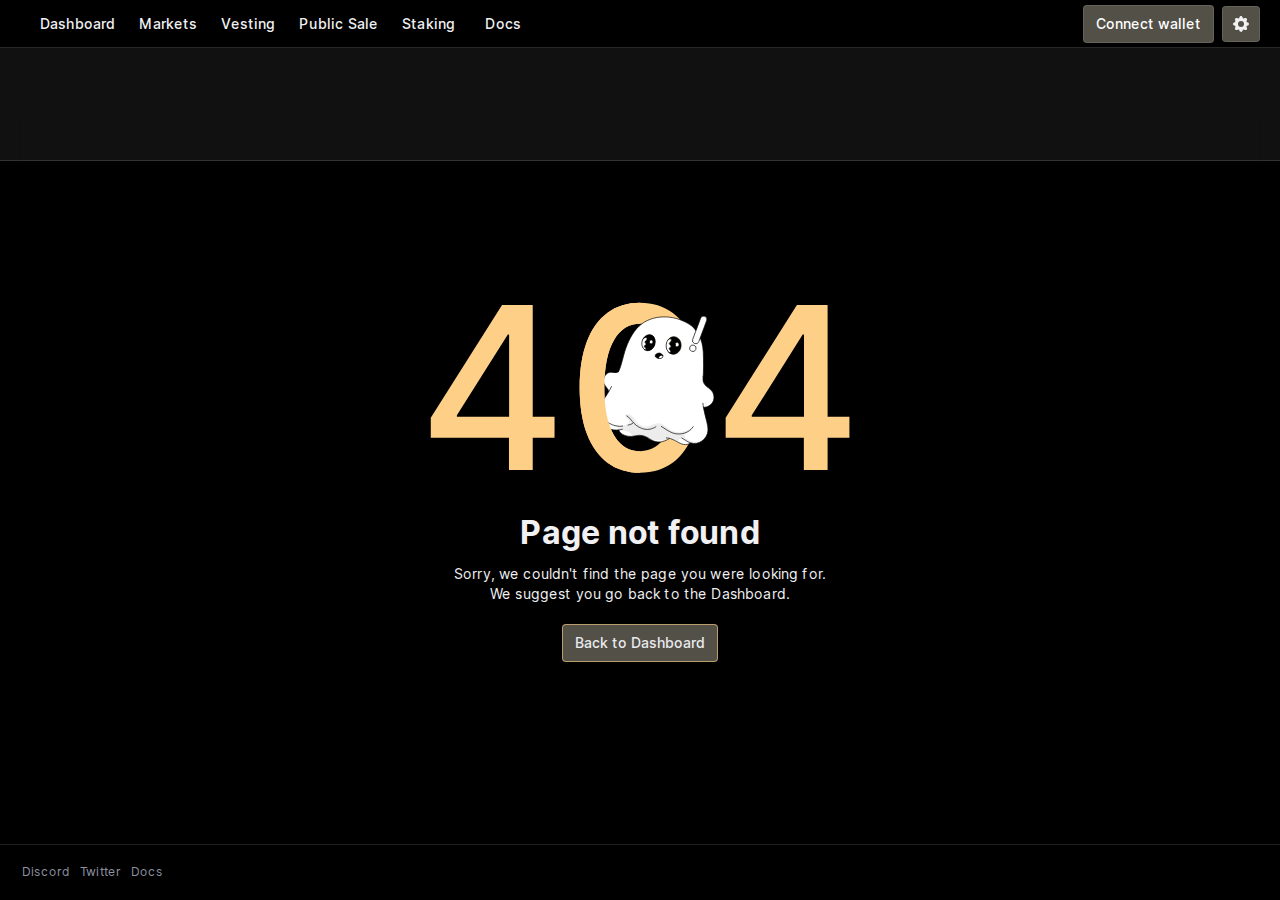
<file: 404/index.html>
<!DOCTYPE html><html lang="en"><head><meta charSet="utf-8"/><meta name="viewport" content="initial-scale=1, width=device-width"/><link rel="apple-touch-icon" sizes="180x180" href="/apple-touch-icon.png"/><link rel="icon" type="image/png" sizes="32x32" href="/favicon-32x32.png"/><link rel="icon" type="image/png" sizes="16x16" href="/favicon-16x16.png"/><link rel="manifest" href="/site.webmanifest"/><link rel="mask-icon" href="/safari-pinned-tab.svg" color="#5bbad5"/><meta name="msapplication-TileColor" content="#da532c"/><meta name="theme-color" content="#ffffff"/><title>YieldLend - YieldLend</title><meta name="description" content="YieldLend is a lending protocol on Base with veMeme tokenomics."/><meta property="og:title" content="YieldLend - YieldLend"/><meta property="og:description" content="YieldLend is a lending protocol on Base with veMeme tokenomics."/><meta property="og:image" content="https://i.imgur.com/8z6Nk87.png"/><meta name="twitter:image" content="https://i.imgur.com/8z6Nk87.png"/><meta name="twitter:image:alt" content="aave governance image"/><meta name="twitter:site" content="@AaveAave"/><meta property="twitter:card" content="summary_large_image"/><meta name="twitter:title" content="YieldLend"/><meta name="twitter:description" content="YieldLend is a lending protocol on Base with veMeme tokenomics."/><meta name="keywords" content="Decentralized Finance, DeFi, lending, borrowing, stablecoins, Ethereum, assets, erc-20, smart contracts, open finance, trustless"/><link rel="apple-touch-icon" href="/aave_icon180.png"/><meta name="apple-mobile-web-app-title" content="YieldLend"/><meta name="apple-mobile-web-app-capable" content="yes"/><meta name="apple-mobile-web-app-status-bar-style" content="black"/><meta name="next-head-count" content="25"/><meta name="theme-color" content="#000"/><link rel="shortcut icon" href="/favicon.ico"/><link rel="manifest" href="/manifest.json"/><style data-emotion="css-global 0"></style><style data-emotion="css-global l6yb46">html{-webkit-font-smoothing:antialiased;-moz-osx-font-smoothing:grayscale;box-sizing:border-box;-webkit-text-size-adjust:100%;}*,*::before,*::after{box-sizing:inherit;}strong,b{font-weight:700;}body{margin:0;color:#F1F1F3;background-color:#000;}@media print{body{background-color:#fff;}}body::backdrop{background-color:#000;}body{font-family:Inter,Arial;font-weight:400;font-size:0.875rem;min-width:375px;}body >div:first-of-type{min-height:100vh;display:-webkit-box;display:-webkit-flex;display:-ms-flexbox;display:flex;-webkit-flex-direction:column;-ms-flex-direction:column;flex-direction:column;}</style><style data-emotion="css 1sk8kew 5hicrt 1me2gch 1dvha5n fpqt3r 10dprq 1jo2jrl i9gxme 1a401w3 781rlv q5q60p 1100lx1 b95f0i gvnjnt qqoy95 ycl373 b7cbkx 7ia8wy k7vncv 159pi92 1a8qn2o xwxd3e qk2qh2 tug1ut itqd4c 1c8pgh5 103kn7e 15zum9u tgjpic 1o62gjw">.css-1sk8kew{height:48px;position:-webkit-sticky;position:sticky;top:0;-webkit-transition:top 300ms cubic-bezier(0.4, 0, 0.2, 1) 0ms;transition:top 300ms cubic-bezier(0.4, 0, 0.2, 1) 0ms;z-index:1100;background-color:#000;display:-webkit-box;display:-webkit-flex;display:-ms-flexbox;display:flex;-webkit-align-items:center;-webkit-box-align:center;-ms-flex-align:center;align-items:center;-webkit-flex-direction:space-between;-ms-flex-direction:space-between;flex-direction:space-between;box-shadow:inset 0px -1px 0px rgba(242, 243, 247, 0.16);}@media (min-width:0px){.css-1sk8kew{padding:8px 8px 8px 20px;}}@media (min-width:640px){.css-1sk8kew{padding:8px 20px;}}.css-5hicrt{margin-right:12px;}@media (min-width:0px){.css-1me2gch{display:none;}}@media (min-width:960px){.css-1me2gch{display:block;}}.css-1dvha5n{list-style:none;margin:0;padding:0;position:relative;display:-webkit-box;display:-webkit-flex;display:-ms-flexbox;display:flex;}.css-1dvha5n .MuiMenuItem-root+.MuiDivider-root,.css-1dvha5n .MuiDivider-root{margin-top:4px;margin-bottom:4px;}@media (min-width:0px){.css-1dvha5n{-webkit-align-items:flex-start;-webkit-box-align:flex-start;-ms-flex-align:flex-start;align-items:flex-start;-webkit-flex-direction:column;-ms-flex-direction:column;flex-direction:column;}}@media (min-width:960px){.css-1dvha5n{-webkit-align-items:center;-webkit-box-align:center;-ms-flex-align:center;align-items:center;-webkit-flex-direction:row;-ms-flex-direction:row;flex-direction:row;}}.css-fpqt3r{display:-webkit-box;display:-webkit-flex;display:-ms-flexbox;display:flex;-webkit-box-pack:start;-ms-flex-pack:start;-webkit-justify-content:flex-start;justify-content:flex-start;-webkit-align-items:center;-webkit-box-align:center;-ms-flex-align:center;align-items:center;position:relative;-webkit-text-decoration:none;text-decoration:none;width:100%;box-sizing:border-box;text-align:left;}.css-fpqt3r.Mui-focusVisible{background-color:#fed0871F;}.css-fpqt3r.Mui-selected{background-color:rgba(234, 235, 239, 0.16);}.css-fpqt3r.Mui-selected.Mui-focusVisible{background-color:rgba(234, 235, 239, 0.28);}.css-fpqt3r.Mui-disabled{opacity:0.38;}@media (min-width:0px){.css-fpqt3r{width:100%;margin-right:0px;}}@media (min-width:960px){.css-fpqt3r{width:unset;margin-right:8px;}}.css-10dprq{margin:0;font-family:Inter,Arial;font-weight:400;letter-spacing:0.009375rem;line-height:143%;font-size:0.875rem;color:#EAEBEF;-webkit-text-decoration:none;text-decoration:none;display:-webkit-inline-box;display:-webkit-inline-flex;display:-ms-inline-flexbox;display:inline-flex;-webkit-align-items:center;-webkit-box-align:center;-ms-flex-align:center;align-items:center;-webkit-box-pack:center;-ms-flex-pack:center;-webkit-justify-content:center;justify-content:center;position:relative;box-sizing:border-box;-webkit-tap-highlight-color:transparent;background-color:transparent;outline:0;border:0;margin:0;border-radius:0;padding:0;cursor:pointer;-webkit-user-select:none;-moz-user-select:none;-ms-user-select:none;user-select:none;vertical-align:middle;-moz-appearance:none;-webkit-appearance:none;-webkit-text-decoration:none;text-decoration:none;color:inherit;min-width:64px;padding:6px 8px;border-radius:4px;-webkit-transition:background-color 250ms cubic-bezier(0.4, 0, 0.2, 1) 0ms,box-shadow 250ms cubic-bezier(0.4, 0, 0.2, 1) 0ms,border-color 250ms cubic-bezier(0.4, 0, 0.2, 1) 0ms,color 250ms cubic-bezier(0.4, 0, 0.2, 1) 0ms;transition:background-color 250ms cubic-bezier(0.4, 0, 0.2, 1) 0ms,box-shadow 250ms cubic-bezier(0.4, 0, 0.2, 1) 0ms,border-color 250ms cubic-bezier(0.4, 0, 0.2, 1) 0ms,color 250ms cubic-bezier(0.4, 0, 0.2, 1) 0ms;color:#EAEBEF;box-shadow:none;border-radius:4px;font-family:Inter,Arial;font-weight:500;line-height:1.5rem;font-size:0.875rem;padding:6px 12px;color:#F1F1F3;padding:6px 8px;position:relative;}.css-10dprq::-moz-focus-inner{border-style:none;}.css-10dprq.Mui-disabled{pointer-events:none;cursor:default;}@media print{.css-10dprq{-webkit-print-color-adjust:exact;color-adjust:exact;}}.css-10dprq:hover{-webkit-text-decoration:none;text-decoration:none;background-color:rgba(234, 235, 239, 0.08);}@media (hover: none){.css-10dprq:hover{background-color:transparent;}}.css-10dprq.Mui-disabled{color:#fed0874D;}.css-10dprq:hover{box-shadow:none;}.css-10dprq.Mui-focusVisible{box-shadow:none;}.css-10dprq:active{box-shadow:none;}.css-10dprq.Mui-disabled{box-shadow:none;}.active.css-10dprq:after,.css-10dprq:hover.css-10dprq:after{-webkit-transform:scaleX(1);-moz-transform:scaleX(1);-ms-transform:scaleX(1);transform:scaleX(1);transform-origin:bottom left;}.css-10dprq:after{content:'';position:absolute;width:100%;-webkit-transform:scaleX(0);-moz-transform:scaleX(0);-ms-transform:scaleX(0);transform:scaleX(0);height:2px;bottom:-6px;left:0;background:linear-gradient(248.86deg, #fed087 10.51%, #fed087 93.41%);transform-origin:bottom right;-webkit-transition:-webkit-transform 0.25s ease-out;transition:transform 0.25s ease-out;}.css-1jo2jrl{margin:0;font-family:Inter,Arial;font-weight:400;letter-spacing:0.009375rem;line-height:143%;font-size:0.875rem;color:#EAEBEF;-webkit-text-decoration:none;text-decoration:none;display:-webkit-inline-box;display:-webkit-inline-flex;display:-ms-inline-flexbox;display:inline-flex;-webkit-align-items:center;-webkit-box-align:center;-ms-flex-align:center;align-items:center;-webkit-box-pack:center;-ms-flex-pack:center;-webkit-justify-content:center;justify-content:center;position:relative;box-sizing:border-box;-webkit-tap-highlight-color:transparent;background-color:transparent;outline:0;border:0;margin:0;border-radius:0;padding:0;cursor:pointer;-webkit-user-select:none;-moz-user-select:none;-ms-user-select:none;user-select:none;vertical-align:middle;-moz-appearance:none;-webkit-appearance:none;-webkit-text-decoration:none;text-decoration:none;color:inherit;min-width:64px;padding:6px 8px;border-radius:4px;-webkit-transition:background-color 250ms cubic-bezier(0.4, 0, 0.2, 1) 0ms,box-shadow 250ms cubic-bezier(0.4, 0, 0.2, 1) 0ms,border-color 250ms cubic-bezier(0.4, 0, 0.2, 1) 0ms,color 250ms cubic-bezier(0.4, 0, 0.2, 1) 0ms;transition:background-color 250ms cubic-bezier(0.4, 0, 0.2, 1) 0ms,box-shadow 250ms cubic-bezier(0.4, 0, 0.2, 1) 0ms,border-color 250ms cubic-bezier(0.4, 0, 0.2, 1) 0ms,color 250ms cubic-bezier(0.4, 0, 0.2, 1) 0ms;color:#EAEBEF;box-shadow:none;border-radius:4px;font-family:Inter,Arial;font-weight:500;line-height:1.5rem;font-size:0.875rem;padding:6px 12px;color:#F1F1F3;padding:6px 8px;position:relative;}.css-1jo2jrl::-moz-focus-inner{border-style:none;}.css-1jo2jrl.Mui-disabled{pointer-events:none;cursor:default;}@media print{.css-1jo2jrl{-webkit-print-color-adjust:exact;color-adjust:exact;}}.css-1jo2jrl:hover{-webkit-text-decoration:none;text-decoration:none;background-color:rgba(234, 235, 239, 0.08);}@media (hover: none){.css-1jo2jrl:hover{background-color:transparent;}}.css-1jo2jrl.Mui-disabled{color:#fed0874D;}.css-1jo2jrl:hover{box-shadow:none;}.css-1jo2jrl.Mui-focusVisible{box-shadow:none;}.css-1jo2jrl:active{box-shadow:none;}.css-1jo2jrl.Mui-disabled{box-shadow:none;}.active.css-1jo2jrl:after,.css-1jo2jrl:hover.css-1jo2jrl:after{-webkit-transform:scaleX(1);-moz-transform:scaleX(1);-ms-transform:scaleX(1);transform:scaleX(1);transform-origin:bottom left;}.css-1jo2jrl:after{content:'';position:absolute;width:100%;-webkit-transform:scaleX(0);-moz-transform:scaleX(0);-ms-transform:scaleX(0);transform:scaleX(0);height:2px;bottom:-6px;left:0;background:linear-gradient(248.86deg, #fed087 10.51%, #fed087 93.41%);transform-origin:bottom right;-webkit-transition:-webkit-transform 0.25s ease-out;transition:transform 0.25s ease-out;}.css-i9gxme{-webkit-box-flex:1;-webkit-flex-grow:1;-ms-flex-positive:1;flex-grow:1;}.css-1a401w3{display:-webkit-inline-box;display:-webkit-inline-flex;display:-ms-inline-flexbox;display:inline-flex;-webkit-align-items:center;-webkit-box-align:center;-ms-flex-align:center;align-items:center;-webkit-box-pack:center;-ms-flex-pack:center;-webkit-justify-content:center;justify-content:center;position:relative;box-sizing:border-box;-webkit-tap-highlight-color:transparent;background-color:transparent;outline:0;border:0;margin:0;border-radius:0;padding:0;cursor:pointer;-webkit-user-select:none;-moz-user-select:none;-ms-user-select:none;user-select:none;vertical-align:middle;-moz-appearance:none;-webkit-appearance:none;-webkit-text-decoration:none;text-decoration:none;color:inherit;min-width:64px;padding:6px 16px;border-radius:4px;-webkit-transition:background-color 250ms cubic-bezier(0.4, 0, 0.2, 1) 0ms,box-shadow 250ms cubic-bezier(0.4, 0, 0.2, 1) 0ms,border-color 250ms cubic-bezier(0.4, 0, 0.2, 1) 0ms,color 250ms cubic-bezier(0.4, 0, 0.2, 1) 0ms;transition:background-color 250ms cubic-bezier(0.4, 0, 0.2, 1) 0ms,box-shadow 250ms cubic-bezier(0.4, 0, 0.2, 1) 0ms,border-color 250ms cubic-bezier(0.4, 0, 0.2, 1) 0ms,color 250ms cubic-bezier(0.4, 0, 0.2, 1) 0ms;box-shadow:none;border-radius:4px;font-family:Inter,Arial;font-weight:500;line-height:1.5rem;font-size:0.875rem;padding:6px 12px;color:#fff;border:1px solid;border-color:#EBEBED1F;background-color:#535047;}.css-1a401w3::-moz-focus-inner{border-style:none;}.css-1a401w3.Mui-disabled{pointer-events:none;cursor:default;}@media print{.css-1a401w3{-webkit-print-color-adjust:exact;color-adjust:exact;}}.css-1a401w3:hover{-webkit-text-decoration:none;text-decoration:none;background-color:rgba(241, 241, 243, 0.08);}@media (hover: none){.css-1a401w3:hover{background-color:transparent;}}.css-1a401w3.Mui-disabled{color:#fed0874D;}.css-1a401w3:hover{box-shadow:none;}.css-1a401w3.Mui-focusVisible{box-shadow:none;}.css-1a401w3:active{box-shadow:none;}.css-1a401w3.Mui-disabled{box-shadow:none;}.css-1a401w3:hover,.css-1a401w3.Mui-focusVisible{background-color:#000;}.css-781rlv{display:-webkit-inline-box;display:-webkit-inline-flex;display:-ms-inline-flexbox;display:inline-flex;-webkit-align-items:center;-webkit-box-align:center;-ms-flex-align:center;align-items:center;-webkit-box-pack:center;-ms-flex-pack:center;-webkit-justify-content:center;justify-content:center;position:relative;box-sizing:border-box;-webkit-tap-highlight-color:transparent;background-color:transparent;outline:0;border:0;margin:0;border-radius:0;padding:0;cursor:pointer;-webkit-user-select:none;-moz-user-select:none;-ms-user-select:none;user-select:none;vertical-align:middle;-moz-appearance:none;-webkit-appearance:none;-webkit-text-decoration:none;text-decoration:none;color:inherit;min-width:64px;padding:6px 16px;border-radius:4px;-webkit-transition:background-color 250ms cubic-bezier(0.4, 0, 0.2, 1) 0ms,box-shadow 250ms cubic-bezier(0.4, 0, 0.2, 1) 0ms,border-color 250ms cubic-bezier(0.4, 0, 0.2, 1) 0ms,color 250ms cubic-bezier(0.4, 0, 0.2, 1) 0ms;transition:background-color 250ms cubic-bezier(0.4, 0, 0.2, 1) 0ms,box-shadow 250ms cubic-bezier(0.4, 0, 0.2, 1) 0ms,border-color 250ms cubic-bezier(0.4, 0, 0.2, 1) 0ms,color 250ms cubic-bezier(0.4, 0, 0.2, 1) 0ms;box-shadow:none;border-radius:4px;font-family:Inter,Arial;font-weight:500;line-height:1.5rem;font-size:0.875rem;padding:6px 12px;color:#fff;border:1px solid;border-color:#EBEBED1F;background-color:#535047;padding:7px 8px;min-width:unset;margin-left:8px;}.css-781rlv::-moz-focus-inner{border-style:none;}.css-781rlv.Mui-disabled{pointer-events:none;cursor:default;}@media print{.css-781rlv{-webkit-print-color-adjust:exact;color-adjust:exact;}}.css-781rlv:hover{-webkit-text-decoration:none;text-decoration:none;background-color:rgba(241, 241, 243, 0.08);}@media (hover: none){.css-781rlv:hover{background-color:transparent;}}.css-781rlv.Mui-disabled{color:#fed0874D;}.css-781rlv:hover{box-shadow:none;}.css-781rlv.Mui-focusVisible{box-shadow:none;}.css-781rlv:active{box-shadow:none;}.css-781rlv.Mui-disabled{box-shadow:none;}.css-781rlv:hover,.css-781rlv.Mui-focusVisible{background-color:#000;}.css-q5q60p{-webkit-user-select:none;-moz-user-select:none;-ms-user-select:none;user-select:none;width:1em;height:1em;display:inline-block;fill:currentColor;-webkit-flex-shrink:0;-ms-flex-negative:0;flex-shrink:0;-webkit-transition:fill 200ms cubic-bezier(0.4, 0, 0.2, 1) 0ms;transition:fill 200ms cubic-bezier(0.4, 0, 0.2, 1) 0ms;font-size:1.25rem;color:#F1F1F3;}@media (min-width:0px){.css-1100lx1{display:-webkit-box;display:-webkit-flex;display:-ms-flexbox;display:flex;}}@media (min-width:960px){.css-1100lx1{display:none;}}.css-b95f0i{display:-webkit-box;display:-webkit-flex;display:-ms-flexbox;display:flex;-webkit-flex-direction:column;-ms-flex-direction:column;flex-direction:column;-webkit-flex:1;-ms-flex:1;flex:1;}.css-gvnjnt{background:#111;border-bottom:1px solid #333;color:#F1F1F3;}.css-qqoy95{padding-bottom:64px;color:#F1F1F3;}@media (min-width:0px){.css-qqoy95{padding-top:24px;}}@media (min-width:960px){.css-qqoy95{padding-top:32px;}}.css-ycl373{width:100%;margin-left:auto;box-sizing:border-box;margin-right:auto;display:block;padding-left:8px;padding-right:8px;display:-webkit-box;display:-webkit-flex;display:-ms-flexbox;display:flex;-webkit-flex-direction:column;-ms-flex-direction:column;flex-direction:column;-webkit-flex:1;-ms-flex:1;flex:1;padding-bottom:39px;padding-bottom:0px;}@media (min-width:760px){.css-ycl373{padding-left:12px;padding-right:12px;}}@media (min-width:1280px){.css-ycl373{max-width:1280px;}}@media (min-width:0px){.css-ycl373{padding-left:8px;padding-right:8px;}}@media (min-width:640px){.css-ycl373{padding-left:20px;padding-right:20px;}}@media (min-width:760px){.css-ycl373{padding-left:48px;padding-right:48px;}}@media (min-width:960px){.css-ycl373{padding-left:96px;padding-right:96px;}}@media (min-width:1280px){.css-ycl373{padding-left:20px;padding-right:20px;}}@media (min-width:1575px){.css-ycl373{max-width:unset;padding-left:96px;padding-right:96px;}}@media (min-width:1800px){.css-ycl373{padding-left:0;padding-right:0;max-width:1440px;}}.css-b7cbkx{display:-webkit-box;display:-webkit-flex;display:-ms-flexbox;display:flex;margin-bottom:0px;}@media (min-width:0px){.css-b7cbkx{-webkit-align-items:flex-start;-webkit-box-align:flex-start;-ms-flex-align:flex-start;align-items:flex-start;-webkit-flex-direction:column;-ms-flex-direction:column;flex-direction:column;}}@media (min-width:640px){.css-b7cbkx{-webkit-align-items:center;-webkit-box-align:center;-ms-flex-align:center;align-items:center;-webkit-flex-direction:row;-ms-flex-direction:row;flex-direction:row;}}.css-7ia8wy{display:-webkit-box;display:-webkit-flex;display:-ms-flexbox;display:flex;-webkit-align-items:flex-start;-webkit-box-align:flex-start;-ms-flex-align:flex-start;align-items:flex-start;-webkit-box-flex-wrap:wrap;-webkit-flex-wrap:wrap;-ms-flex-wrap:wrap;flex-wrap:wrap;margin-bottom:16px;}.css-k7vncv{display:-webkit-box;display:-webkit-flex;display:-ms-flexbox;display:flex;-webkit-align-items:flex-start;-webkit-box-align:flex-start;-ms-flex-align:flex-start;align-items:flex-start;-webkit-box-flex-wrap:wrap;-webkit-flex-wrap:wrap;-ms-flex-wrap:wrap;flex-wrap:wrap;width:100%;}@media (min-width:0px){.css-k7vncv{gap:12px;}}@media (min-width:640px){.css-k7vncv{gap:32px;}}.css-159pi92{display:-webkit-box;display:-webkit-flex;display:-ms-flexbox;display:flex;-webkit-flex-direction:column;-ms-flex-direction:column;flex-direction:column;-webkit-flex:1;-ms-flex:1;flex:1;}@media (min-width:0px){.css-159pi92{margin-top:-32px;}}@media (min-width:1280px){.css-159pi92{margin-top:-46px;}}@media (min-width:1575px){.css-159pi92{margin-top:-44px;}}@media (min-width:1800px){.css-159pi92{margin-top:-48px;}}.css-1a8qn2o{width:100%;margin-left:auto;box-sizing:border-box;margin-right:auto;display:block;padding-left:8px;padding-right:8px;display:-webkit-box;display:-webkit-flex;display:-ms-flexbox;display:flex;-webkit-flex-direction:column;-ms-flex-direction:column;flex-direction:column;-webkit-flex:1;-ms-flex:1;flex:1;padding-bottom:39px;}@media (min-width:760px){.css-1a8qn2o{padding-left:12px;padding-right:12px;}}@media (min-width:1280px){.css-1a8qn2o{max-width:1280px;}}@media (min-width:0px){.css-1a8qn2o{padding-left:8px;padding-right:8px;}}@media (min-width:640px){.css-1a8qn2o{padding-left:20px;padding-right:20px;}}@media (min-width:760px){.css-1a8qn2o{padding-left:48px;padding-right:48px;}}@media (min-width:960px){.css-1a8qn2o{padding-left:96px;padding-right:96px;}}@media (min-width:1280px){.css-1a8qn2o{padding-left:20px;padding-right:20px;}}@media (min-width:1575px){.css-1a8qn2o{max-width:unset;padding-left:96px;padding-right:96px;}}@media (min-width:1800px){.css-1a8qn2o{padding-left:0;padding-right:0;max-width:1440px;}}.css-xwxd3e{background-color:#434037;color:#F1F1F3;-webkit-transition:box-shadow 300ms cubic-bezier(0.4, 0, 0.2, 1) 0ms;transition:box-shadow 300ms cubic-bezier(0.4, 0, 0.2, 1) 0ms;border-radius:4px;box-shadow:0px 2px 1px -1px rgba(0,0,0,0.2),0px 1px 1px 0px rgba(0,0,0,0.14),0px 1px 3px 0px rgba(0,0,0,0.12);background-image:linear-gradient(rgba(255, 255, 255, 0.05), rgba(255, 255, 255, 0.05));border-radius:4px;box-shadow:0px 2px 1px rgba(0, 0, 0, 0.05),0px 0px 1px rgba(0, 0, 0, 0.25);background-image:none;display:-webkit-box;display:-webkit-flex;display:-ms-flexbox;display:flex;-webkit-flex-direction:column;-ms-flex-direction:column;flex-direction:column;-webkit-align-items:center;-webkit-box-align:center;-ms-flex-align:center;align-items:center;-webkit-box-pack:center;-ms-flex-pack:center;-webkit-justify-content:center;justify-content:center;text-align:center;padding:16px;-webkit-flex:1;-ms-flex:1;flex:1;background-color:transparent;}.css-qk2qh2{max-width:444px;margin:0 auto;}.css-tug1ut{margin:0;font-family:Inter,Arial;font-weight:700;letter-spacing:0.015625rem;line-height:123.5%;font-size:2rem;margin-top:8px;}.css-itqd4c{margin:0;font-family:Inter,Arial;font-weight:400;letter-spacing:0.009375rem;line-height:143%;font-size:0.875rem;margin-top:12px;margin-bottom:20px;max-width:480px;}.css-1c8pgh5{display:-webkit-inline-box;display:-webkit-inline-flex;display:-ms-inline-flexbox;display:inline-flex;-webkit-align-items:center;-webkit-box-align:center;-ms-flex-align:center;align-items:center;-webkit-box-pack:center;-ms-flex-pack:center;-webkit-justify-content:center;justify-content:center;position:relative;box-sizing:border-box;-webkit-tap-highlight-color:transparent;background-color:transparent;outline:0;border:0;margin:0;border-radius:0;padding:0;cursor:pointer;-webkit-user-select:none;-moz-user-select:none;-ms-user-select:none;user-select:none;vertical-align:middle;-moz-appearance:none;-webkit-appearance:none;-webkit-text-decoration:none;text-decoration:none;color:inherit;min-width:64px;padding:5px 15px;border-radius:4px;-webkit-transition:background-color 250ms cubic-bezier(0.4, 0, 0.2, 1) 0ms,box-shadow 250ms cubic-bezier(0.4, 0, 0.2, 1) 0ms,border-color 250ms cubic-bezier(0.4, 0, 0.2, 1) 0ms,color 250ms cubic-bezier(0.4, 0, 0.2, 1) 0ms;transition:background-color 250ms cubic-bezier(0.4, 0, 0.2, 1) 0ms,box-shadow 250ms cubic-bezier(0.4, 0, 0.2, 1) 0ms,border-color 250ms cubic-bezier(0.4, 0, 0.2, 1) 0ms,color 250ms cubic-bezier(0.4, 0, 0.2, 1) 0ms;border:1px solid rgba(234, 235, 239, 0.5);color:#EAEBEF;box-shadow:none;border-radius:4px;font-family:Inter,Arial;font-weight:500;line-height:1.5rem;font-size:0.875rem;padding:6px 12px;background:#535047;border-color:#fed08799;}.css-1c8pgh5::-moz-focus-inner{border-style:none;}.css-1c8pgh5.Mui-disabled{pointer-events:none;cursor:default;}@media print{.css-1c8pgh5{-webkit-print-color-adjust:exact;color-adjust:exact;}}.css-1c8pgh5:hover{-webkit-text-decoration:none;text-decoration:none;background-color:rgba(234, 235, 239, 0.08);border:1px solid #EAEBEF;}@media (hover: none){.css-1c8pgh5:hover{background-color:transparent;}}.css-1c8pgh5.Mui-disabled{color:#fed0874D;border:1px solid #fed0871F;}.css-1c8pgh5:hover{box-shadow:none;}.css-1c8pgh5.Mui-focusVisible{box-shadow:none;}.css-1c8pgh5:active{box-shadow:none;}.css-1c8pgh5.Mui-disabled{box-shadow:none;}.css-103kn7e{display:-webkit-box;display:-webkit-flex;display:-ms-flexbox;display:flex;width:100%;-webkit-box-pack:justify;-webkit-justify-content:space-between;justify-content:space-between;-webkit-align-items:center;-webkit-box-align:center;-ms-flex-align:center;align-items:center;gap:22px;box-shadow:inset 0px 1px 0px rgba(255, 255, 255, 0.12);}@media (min-width:0px){.css-103kn7e{padding:22px 0px 40px 0px;-webkit-flex-direction:column;-ms-flex-direction:column;flex-direction:column;}}@media (min-width:640px){.css-103kn7e{padding:0 22px 0 40px;-webkit-flex-direction:column;-ms-flex-direction:column;flex-direction:column;}}@media (min-width:760px){.css-103kn7e{padding:20px 22px;-webkit-flex-direction:row;-ms-flex-direction:row;flex-direction:row;}}.css-15zum9u{display:-webkit-box;display:-webkit-flex;display:-ms-flexbox;display:flex;gap:10px;-webkit-align-items:center;-webkit-box-align:center;-ms-flex-align:center;align-items:center;}.css-tgjpic{margin:0;font-family:Inter,Arial;font-weight:400;letter-spacing:0.009375rem;line-height:143%;font-size:0.875rem;color:#EAEBEF;-webkit-text-decoration:none;text-decoration:none;color:#8E92A3;display:-webkit-box;display:-webkit-flex;display:-ms-flexbox;display:flex;-webkit-align-items:center;-webkit-box-align:center;-ms-flex-align:center;align-items:center;}.css-tgjpic:hover{color:#F1F1F3;}.css-1o62gjw{margin:0;font-family:Inter,Arial;font-weight:400;letter-spacing:0.009375rem;line-height:1rem;font-size:0.75rem;}</style><link rel="preload" href="/_next/static/css/0da2d62e1a58e826.css" as="style"/><link rel="stylesheet" href="/_next/static/css/0da2d62e1a58e826.css" data-n-g=""/><noscript data-n-css=""></noscript><script defer="" nomodule="" src="/_next/static/chunks/polyfills-5cd94c89d3acac5f.js"></script><script defer="" src="/_next/static/chunks/3327-4a0bef7d19cf38e2.js"></script><script defer="" src="/_next/static/chunks/6147-9c39c182596c99e2.js"></script><script defer="" src="/_next/static/chunks/7603-58cb27010e0a12d8.js"></script><script defer="" src="/_next/static/chunks/2125.81cabf17c2a51a74.js"></script><script defer="" src="/_next/static/chunks/543-c97dfc83bce811f8.js"></script><script defer="" src="/_next/static/chunks/3629-04591dd789f55f60.js"></script><script defer="" src="/_next/static/chunks/1717.9ebafdb6992539eb.js"></script><script defer="" src="/_next/static/chunks/2858.b7012fe0f26020bf.js"></script><script defer="" src="/_next/static/chunks/6936.83da95afd5d397cf.js"></script><script defer="" src="/_next/static/chunks/2650.73e4048623c242c3.js"></script><script defer="" src="/_next/static/chunks/9463-bd11f80e0aead5e9.js"></script><script defer="" src="/_next/static/chunks/1901.6386ee02b43cdce4.js"></script><script defer="" src="/_next/static/chunks/9571.47000466dabf895f.js"></script><script defer="" src="/_next/static/chunks/7573-e5fcc200920bf597.js"></script><script defer="" src="/_next/static/chunks/2687.5a63ede51c03d39a.js"></script><script defer="" src="/_next/static/chunks/3508.81971fa2cdb82a85.js"></script><script defer="" src="/_next/static/chunks/4787.bcda88203322c13c.js"></script><script defer="" src="/_next/static/chunks/1811.82fcb9cb6f9e0a0b.js"></script><script defer="" src="/_next/static/chunks/4204.c11e98048d5b6d5f.js"></script><script defer="" src="/_next/static/chunks/2764.b34bb3a3663e6822.js"></script><script defer="" src="/_next/static/chunks/9551.3f1454894e370478.js"></script><script defer="" src="/_next/static/chunks/4423.04e31d8a743e7ddf.js"></script><script defer="" src="/_next/static/chunks/4017-7c111128aad1e10d.js"></script><script defer="" src="/_next/static/chunks/3127-bd312e2e6177323a.js"></script><script defer="" src="/_next/static/chunks/5146.071dcadb9df1af86.js"></script><script defer="" src="/_next/static/chunks/8-9db73a7e4c539167.js"></script><script defer="" src="/_next/static/chunks/8337.44d1a7665bf179e3.js"></script><script defer="" src="/_next/static/chunks/8592.4289df28ea142e24.js"></script><script defer="" src="/_next/static/chunks/1780.894fefb4766390b7.js"></script><script defer="" src="/_next/static/chunks/2088.512baa74d7387ee1.js"></script><script defer="" src="/_next/static/chunks/9075.3663209e307afa1a.js"></script><script defer="" src="/_next/static/chunks/2826.e1a8b7b4581f6c0e.js"></script><script src="/_next/static/chunks/webpack-1ccd0564ed191771.js" defer=""></script><script src="/_next/static/chunks/framework-79bce4a3a540b080.js" defer=""></script><script src="/_next/static/chunks/main-37e08f82b0681cde.js" defer=""></script><script src="/_next/static/chunks/pages/_app-795dd2ea70d50e23.js" defer=""></script><script src="/_next/static/chunks/pages/404-514192c874dcbe1d.js" defer=""></script><script src="/_next/static/df07ic9rN_PY7NHfbY9rJ/_buildManifest.js" defer=""></script><script src="/_next/static/df07ic9rN_PY7NHfbY9rJ/_ssgManifest.js" defer=""></script><script src="/_next/static/df07ic9rN_PY7NHfbY9rJ/_middlewareManifest.js" defer=""></script></head><body><div id="__next" data-reactroot=""><header class="MuiBox-root css-1sk8kew"><div class="MuiBox-root css-5hicrt"></div><div class="MuiBox-root css-1me2gch"><ul class="MuiList-root css-1dvha5n"><li class="MuiListItem-root MuiListItem-gutters css-fpqt3r" data-cy="menuDashboard"><a class="MuiTypography-root MuiTypography-description MuiLink-root MuiLink-underlineNone MuiButtonBase-root MuiButton-root MuiButton-text MuiButton-textPrimary MuiButton-sizeMedium MuiButton-textSizeMedium MuiButton-disableElevation MuiButton-root MuiButton-text MuiButton-textPrimary MuiButton-sizeMedium MuiButton-textSizeMedium MuiButton-disableElevation css-1jo2jrl" tabindex="0" href="/">Dashboard</a></li><li class="MuiListItem-root MuiListItem-gutters css-fpqt3r" data-cy="menuMarkets"><a class="MuiTypography-root MuiTypography-description MuiLink-root MuiLink-underlineNone MuiButtonBase-root MuiButton-root MuiButton-text MuiButton-textPrimary MuiButton-sizeMedium MuiButton-textSizeMedium MuiButton-disableElevation MuiButton-root MuiButton-text MuiButton-textPrimary MuiButton-sizeMedium MuiButton-textSizeMedium MuiButton-disableElevation css-1jo2jrl" tabindex="0" href="/markets/">Markets</a></li><li class="MuiListItem-root MuiListItem-gutters css-fpqt3r" data-cy="vesting"><a class="MuiTypography-root MuiTypography-description MuiLink-root MuiLink-underlineNone MuiButtonBase-root MuiButton-root MuiButton-text MuiButton-textPrimary MuiButton-sizeMedium MuiButton-textSizeMedium MuiButton-disableElevation MuiButton-root MuiButton-text MuiButton-textPrimary MuiButton-sizeMedium MuiButton-textSizeMedium MuiButton-disableElevation css-1jo2jrl" tabindex="0" href="/vesting/">Vesting</a></li><li class="MuiListItem-root MuiListItem-gutters css-fpqt3r" data-cy="privateSale"><a class="MuiTypography-root MuiTypography-description MuiLink-root MuiLink-underlineNone MuiButtonBase-root MuiButton-root MuiButton-text MuiButton-textPrimary MuiButton-sizeMedium MuiButton-textSizeMedium MuiButton-disableElevation MuiButton-root MuiButton-text MuiButton-textPrimary MuiButton-sizeMedium MuiButton-textSizeMedium MuiButton-disableElevation css-1jo2jrl" tabindex="0" href="/sale/">Public Sale</a></li><li class="MuiListItem-root MuiListItem-gutters css-fpqt3r" data-cy="stake"><a class="MuiTypography-root MuiTypography-description MuiLink-root MuiLink-underlineNone MuiButtonBase-root MuiButton-root MuiButton-text MuiButton-textPrimary MuiButton-sizeMedium MuiButton-textSizeMedium MuiButton-disableElevation MuiButton-root MuiButton-text MuiButton-textPrimary MuiButton-sizeMedium MuiButton-textSizeMedium MuiButton-disableElevation css-1jo2jrl" tabindex="0" href="/staking/">Staking</a></li><li class="MuiListItem-root MuiListItem-gutters css-fpqt3r" data-cy="docs"><a class="MuiTypography-root MuiTypography-description MuiLink-root MuiLink-underlineNone MuiButtonBase-root MuiButton-root MuiButton-text MuiButton-textPrimary MuiButton-sizeMedium MuiButton-textSizeMedium MuiButton-disableElevation MuiButton-root MuiButton-text MuiButton-textPrimary MuiButton-sizeMedium MuiButton-textSizeMedium MuiButton-disableElevation css-10dprq" href="https://learn.yieldlend.xyz/" target="_blank" rel="noopener" tabindex="0">Docs</a></li></ul></div><div class="MuiBox-root css-i9gxme"></div><button class="MuiButtonBase-root MuiButton-root MuiButton-surface MuiButton-surfacePrimary MuiButton-sizeMedium MuiButton-surfaceSizeMedium MuiButton-disableElevation MuiButton-root MuiButton-surface MuiButton-surfacePrimary MuiButton-sizeMedium MuiButton-surfaceSizeMedium MuiButton-disableElevation css-1a401w3" tabindex="0" type="button" aria-label="wallet" id="wallet-button" aria-haspopup="true">Connect wallet</button><div class="MuiBox-root css-1me2gch"><button class="MuiButtonBase-root MuiButton-root MuiButton-surface MuiButton-surfacePrimary MuiButton-sizeMedium MuiButton-surfaceSizeMedium MuiButton-disableElevation MuiButton-root MuiButton-surface MuiButton-surfacePrimary MuiButton-sizeMedium MuiButton-surfaceSizeMedium MuiButton-disableElevation css-781rlv" tabindex="0" type="button" aria-label="settings" id="settings-button" aria-haspopup="true"><svg class="MuiSvgIcon-root MuiSvgIcon-fontSizeSmall css-q5q60p" focusable="false" aria-hidden="true" viewBox="0 0 24 24"><svg xmlns="http://www.w3.org/2000/svg" viewBox="0 0 20 20" fill="currentColor" aria-hidden="true"><path fill-rule="evenodd" d="M11.49 3.17c-.38-1.56-2.6-1.56-2.98 0a1.532 1.532 0 01-2.286.948c-1.372-.836-2.942.734-2.106 2.106.54.886.061 2.042-.947 2.287-1.561.379-1.561 2.6 0 2.978a1.532 1.532 0 01.947 2.287c-.836 1.372.734 2.942 2.106 2.106a1.532 1.532 0 012.287.947c.379 1.561 2.6 1.561 2.978 0a1.533 1.533 0 012.287-.947c1.372.836 2.942-.734 2.106-2.106a1.533 1.533 0 01.947-2.287c1.561-.379 1.561-2.6 0-2.978a1.532 1.532 0 01-.947-2.287c.836-1.372-.734-2.942-2.106-2.106a1.532 1.532 0 01-2.287-.947zM10 13a3 3 0 100-6 3 3 0 000 6z" clip-rule="evenodd"></path></svg></svg></button></div><div class="MuiBox-root css-1100lx1"><button class="MuiButtonBase-root MuiButton-root MuiButton-surface MuiButton-surfacePrimary MuiButton-sizeMedium MuiButton-surfaceSizeMedium MuiButton-disableElevation MuiButton-root MuiButton-surface MuiButton-surfacePrimary MuiButton-sizeMedium MuiButton-surfaceSizeMedium MuiButton-disableElevation css-781rlv" tabindex="0" type="button" id="settings-button-mobile"><svg class="MuiSvgIcon-root MuiSvgIcon-fontSizeSmall css-q5q60p" focusable="false" aria-hidden="true" viewBox="0 0 24 24"><svg xmlns="http://www.w3.org/2000/svg" fill="none" viewBox="0 0 24 24" stroke-width="2" stroke="currentColor" aria-hidden="true"><path stroke-linecap="round" stroke-linejoin="round" d="M4 6h16M4 12h16M4 18h16"></path></svg></svg></button></div></header><main class="MuiBox-root css-b95f0i"><div class="MuiBox-root css-gvnjnt" id="top-info-panel"><div class="MuiBox-root css-qqoy95"><div class="MuiContainer-root MuiContainer-maxWidthLg css-ycl373"><div class="MuiBox-root css-0"><div class="MuiBox-root css-b7cbkx"><div class="MuiBox-root css-7ia8wy"></div></div><div class="MuiBox-root css-k7vncv"></div></div></div></div></div><div class="MuiBox-root css-159pi92"><div class="MuiContainer-root MuiContainer-maxWidthLg css-1a8qn2o"><div class="MuiPaper-root MuiPaper-elevation MuiPaper-rounded MuiPaper-elevation1 css-xwxd3e"><div class="MuiBox-root css-qk2qh2"><img width="100%" height="auto" src="/404/404.svg" alt="404 - Page not found"/></div><h1 class="MuiTypography-root MuiTypography-display1 css-tug1ut">Page not found</h1><p class="MuiTypography-root MuiTypography-description css-itqd4c">Sorry, we couldn&#x27;t find the page you were looking for.<br/>We suggest you go back to the Dashboard.</p><a class="MuiButtonBase-root MuiButton-root MuiButton-outlined MuiButton-outlinedPrimary MuiButton-sizeMedium MuiButton-outlinedSizeMedium MuiButton-disableElevation MuiButton-root MuiButton-outlined MuiButton-outlinedPrimary MuiButton-sizeMedium MuiButton-outlinedSizeMedium MuiButton-disableElevation css-1c8pgh5" tabindex="0" href="/">Back to Dashboard</a></div></div></div></main><div class="MuiBox-root css-103kn7e"><div class="MuiBox-root css-15zum9u"><a class="MuiTypography-root MuiTypography-description MuiLink-root MuiLink-underlineNone css-tgjpic" href="https://discord.yieldlend.xyz/" target="_blank" rel="noopener"><p class="MuiTypography-root MuiTypography-caption css-1o62gjw">Discord</p></a><a class="MuiTypography-root MuiTypography-description MuiLink-root MuiLink-underlineNone css-tgjpic" href="https://x.com/yieldlend/" target="_blank" rel="noopener"><p class="MuiTypography-root MuiTypography-caption css-1o62gjw">Twitter</p></a><a class="MuiTypography-root MuiTypography-description MuiLink-root MuiLink-underlineNone css-tgjpic" href="https://learn.yieldlend.xyz/" target="_blank" rel="noopener"><p class="MuiTypography-root MuiTypography-caption css-1o62gjw">Docs</p></a></div></div></div><script id="__NEXT_DATA__" type="application/json">{"props":{"pageProps":{}},"page":"/404","query":{},"buildId":"df07ic9rN_PY7NHfbY9rJ","nextExport":true,"autoExport":true,"isFallback":false,"dynamicIds":[86936,99571,74715,81811,34204,26532,54423,25146,66126,88592,53913,99528],"scriptLoader":[]}</script></body></html>
</file>
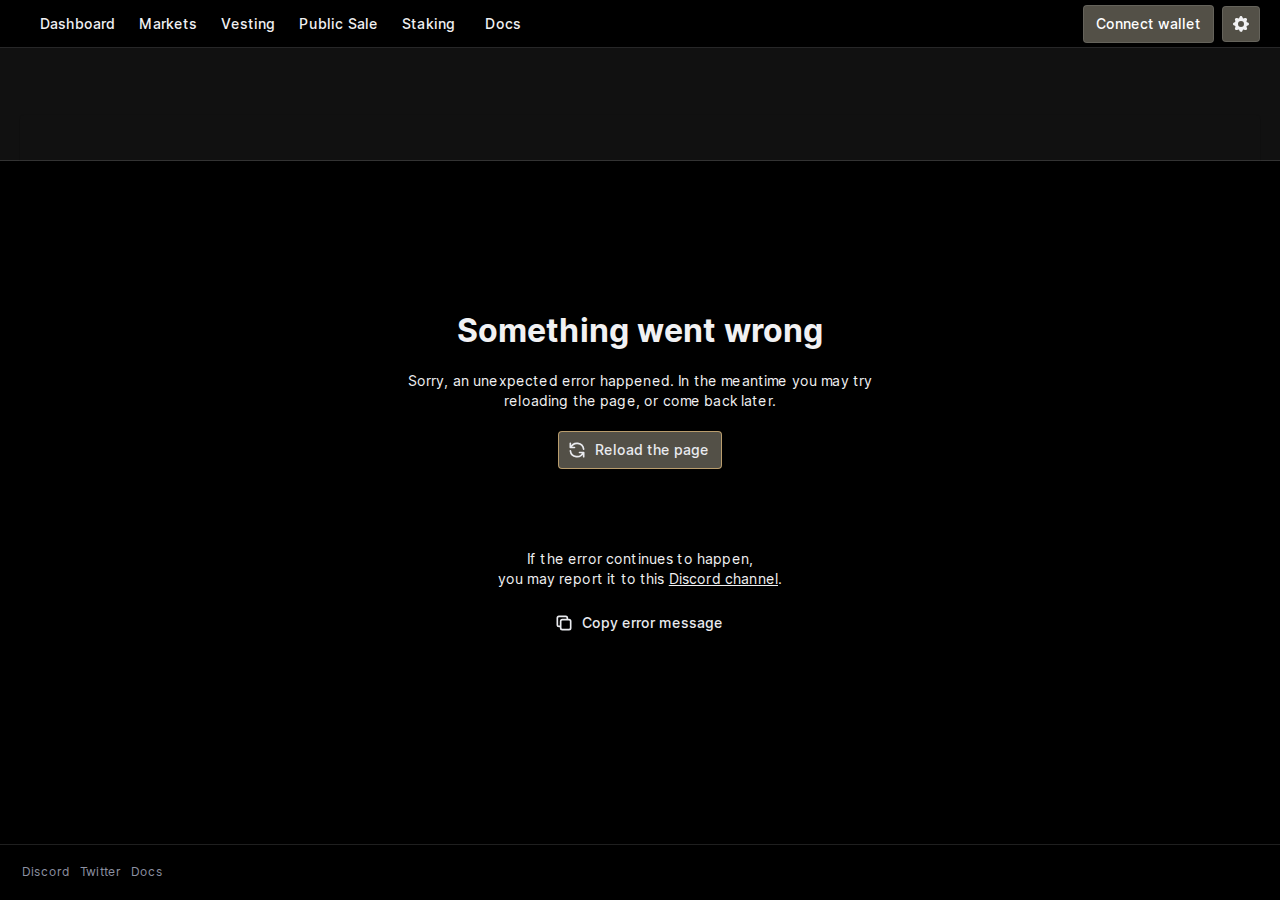
<file: 500/index.html>
<!DOCTYPE html><html lang="en"><head><meta charSet="utf-8"/><meta name="viewport" content="initial-scale=1, width=device-width"/><link rel="apple-touch-icon" sizes="180x180" href="/apple-touch-icon.png"/><link rel="icon" type="image/png" sizes="32x32" href="/favicon-32x32.png"/><link rel="icon" type="image/png" sizes="16x16" href="/favicon-16x16.png"/><link rel="manifest" href="/site.webmanifest"/><link rel="mask-icon" href="/safari-pinned-tab.svg" color="#5bbad5"/><meta name="msapplication-TileColor" content="#da532c"/><meta name="theme-color" content="#ffffff"/><title>YieldLend - YieldLend</title><meta name="description" content="YieldLend is a lending protocol on Base with veMeme tokenomics."/><meta property="og:title" content="YieldLend - YieldLend"/><meta property="og:description" content="YieldLend is a lending protocol on Base with veMeme tokenomics."/><meta property="og:image" content="https://i.imgur.com/8z6Nk87.png"/><meta name="twitter:image" content="https://i.imgur.com/8z6Nk87.png"/><meta name="twitter:image:alt" content="aave governance image"/><meta name="twitter:site" content="@AaveAave"/><meta property="twitter:card" content="summary_large_image"/><meta name="twitter:title" content="YieldLend"/><meta name="twitter:description" content="YieldLend is a lending protocol on Base with veMeme tokenomics."/><meta name="keywords" content="Decentralized Finance, DeFi, lending, borrowing, stablecoins, Ethereum, assets, erc-20, smart contracts, open finance, trustless"/><link rel="apple-touch-icon" href="/aave_icon180.png"/><meta name="apple-mobile-web-app-title" content="YieldLend"/><meta name="apple-mobile-web-app-capable" content="yes"/><meta name="apple-mobile-web-app-status-bar-style" content="black"/><meta name="next-head-count" content="25"/><meta name="theme-color" content="#000"/><link rel="shortcut icon" href="/favicon.ico"/><link rel="manifest" href="/manifest.json"/><style data-emotion="css-global 0"></style><style data-emotion="css-global l6yb46">html{-webkit-font-smoothing:antialiased;-moz-osx-font-smoothing:grayscale;box-sizing:border-box;-webkit-text-size-adjust:100%;}*,*::before,*::after{box-sizing:inherit;}strong,b{font-weight:700;}body{margin:0;color:#F1F1F3;background-color:#000;}@media print{body{background-color:#fff;}}body::backdrop{background-color:#000;}body{font-family:Inter,Arial;font-weight:400;font-size:0.875rem;min-width:375px;}body >div:first-of-type{min-height:100vh;display:-webkit-box;display:-webkit-flex;display:-ms-flexbox;display:flex;-webkit-flex-direction:column;-ms-flex-direction:column;flex-direction:column;}</style><style data-emotion="css 1sk8kew 5hicrt 1me2gch 1dvha5n fpqt3r 10dprq 1jo2jrl i9gxme 1a401w3 781rlv q5q60p 1100lx1 b95f0i gvnjnt qqoy95 ycl373 b7cbkx 7ia8wy k7vncv 159pi92 1a8qn2o xwxd3e m4pz0s 1o2qhmh mvljrr 1l6c7y9 10dohqv 1vrdger oacmtv 1eno909 1urfh8b 103kn7e 15zum9u tgjpic 1o62gjw">.css-1sk8kew{height:48px;position:-webkit-sticky;position:sticky;top:0;-webkit-transition:top 300ms cubic-bezier(0.4, 0, 0.2, 1) 0ms;transition:top 300ms cubic-bezier(0.4, 0, 0.2, 1) 0ms;z-index:1100;background-color:#000;display:-webkit-box;display:-webkit-flex;display:-ms-flexbox;display:flex;-webkit-align-items:center;-webkit-box-align:center;-ms-flex-align:center;align-items:center;-webkit-flex-direction:space-between;-ms-flex-direction:space-between;flex-direction:space-between;box-shadow:inset 0px -1px 0px rgba(242, 243, 247, 0.16);}@media (min-width:0px){.css-1sk8kew{padding:8px 8px 8px 20px;}}@media (min-width:640px){.css-1sk8kew{padding:8px 20px;}}.css-5hicrt{margin-right:12px;}@media (min-width:0px){.css-1me2gch{display:none;}}@media (min-width:960px){.css-1me2gch{display:block;}}.css-1dvha5n{list-style:none;margin:0;padding:0;position:relative;display:-webkit-box;display:-webkit-flex;display:-ms-flexbox;display:flex;}.css-1dvha5n .MuiMenuItem-root+.MuiDivider-root,.css-1dvha5n .MuiDivider-root{margin-top:4px;margin-bottom:4px;}@media (min-width:0px){.css-1dvha5n{-webkit-align-items:flex-start;-webkit-box-align:flex-start;-ms-flex-align:flex-start;align-items:flex-start;-webkit-flex-direction:column;-ms-flex-direction:column;flex-direction:column;}}@media (min-width:960px){.css-1dvha5n{-webkit-align-items:center;-webkit-box-align:center;-ms-flex-align:center;align-items:center;-webkit-flex-direction:row;-ms-flex-direction:row;flex-direction:row;}}.css-fpqt3r{display:-webkit-box;display:-webkit-flex;display:-ms-flexbox;display:flex;-webkit-box-pack:start;-ms-flex-pack:start;-webkit-justify-content:flex-start;justify-content:flex-start;-webkit-align-items:center;-webkit-box-align:center;-ms-flex-align:center;align-items:center;position:relative;-webkit-text-decoration:none;text-decoration:none;width:100%;box-sizing:border-box;text-align:left;}.css-fpqt3r.Mui-focusVisible{background-color:#fed0871F;}.css-fpqt3r.Mui-selected{background-color:rgba(234, 235, 239, 0.16);}.css-fpqt3r.Mui-selected.Mui-focusVisible{background-color:rgba(234, 235, 239, 0.28);}.css-fpqt3r.Mui-disabled{opacity:0.38;}@media (min-width:0px){.css-fpqt3r{width:100%;margin-right:0px;}}@media (min-width:960px){.css-fpqt3r{width:unset;margin-right:8px;}}.css-10dprq{margin:0;font-family:Inter,Arial;font-weight:400;letter-spacing:0.009375rem;line-height:143%;font-size:0.875rem;color:#EAEBEF;-webkit-text-decoration:none;text-decoration:none;display:-webkit-inline-box;display:-webkit-inline-flex;display:-ms-inline-flexbox;display:inline-flex;-webkit-align-items:center;-webkit-box-align:center;-ms-flex-align:center;align-items:center;-webkit-box-pack:center;-ms-flex-pack:center;-webkit-justify-content:center;justify-content:center;position:relative;box-sizing:border-box;-webkit-tap-highlight-color:transparent;background-color:transparent;outline:0;border:0;margin:0;border-radius:0;padding:0;cursor:pointer;-webkit-user-select:none;-moz-user-select:none;-ms-user-select:none;user-select:none;vertical-align:middle;-moz-appearance:none;-webkit-appearance:none;-webkit-text-decoration:none;text-decoration:none;color:inherit;min-width:64px;padding:6px 8px;border-radius:4px;-webkit-transition:background-color 250ms cubic-bezier(0.4, 0, 0.2, 1) 0ms,box-shadow 250ms cubic-bezier(0.4, 0, 0.2, 1) 0ms,border-color 250ms cubic-bezier(0.4, 0, 0.2, 1) 0ms,color 250ms cubic-bezier(0.4, 0, 0.2, 1) 0ms;transition:background-color 250ms cubic-bezier(0.4, 0, 0.2, 1) 0ms,box-shadow 250ms cubic-bezier(0.4, 0, 0.2, 1) 0ms,border-color 250ms cubic-bezier(0.4, 0, 0.2, 1) 0ms,color 250ms cubic-bezier(0.4, 0, 0.2, 1) 0ms;color:#EAEBEF;box-shadow:none;border-radius:4px;font-family:Inter,Arial;font-weight:500;line-height:1.5rem;font-size:0.875rem;padding:6px 12px;color:#F1F1F3;padding:6px 8px;position:relative;}.css-10dprq::-moz-focus-inner{border-style:none;}.css-10dprq.Mui-disabled{pointer-events:none;cursor:default;}@media print{.css-10dprq{-webkit-print-color-adjust:exact;color-adjust:exact;}}.css-10dprq:hover{-webkit-text-decoration:none;text-decoration:none;background-color:rgba(234, 235, 239, 0.08);}@media (hover: none){.css-10dprq:hover{background-color:transparent;}}.css-10dprq.Mui-disabled{color:#fed0874D;}.css-10dprq:hover{box-shadow:none;}.css-10dprq.Mui-focusVisible{box-shadow:none;}.css-10dprq:active{box-shadow:none;}.css-10dprq.Mui-disabled{box-shadow:none;}.active.css-10dprq:after,.css-10dprq:hover.css-10dprq:after{-webkit-transform:scaleX(1);-moz-transform:scaleX(1);-ms-transform:scaleX(1);transform:scaleX(1);transform-origin:bottom left;}.css-10dprq:after{content:'';position:absolute;width:100%;-webkit-transform:scaleX(0);-moz-transform:scaleX(0);-ms-transform:scaleX(0);transform:scaleX(0);height:2px;bottom:-6px;left:0;background:linear-gradient(248.86deg, #fed087 10.51%, #fed087 93.41%);transform-origin:bottom right;-webkit-transition:-webkit-transform 0.25s ease-out;transition:transform 0.25s ease-out;}.css-1jo2jrl{margin:0;font-family:Inter,Arial;font-weight:400;letter-spacing:0.009375rem;line-height:143%;font-size:0.875rem;color:#EAEBEF;-webkit-text-decoration:none;text-decoration:none;display:-webkit-inline-box;display:-webkit-inline-flex;display:-ms-inline-flexbox;display:inline-flex;-webkit-align-items:center;-webkit-box-align:center;-ms-flex-align:center;align-items:center;-webkit-box-pack:center;-ms-flex-pack:center;-webkit-justify-content:center;justify-content:center;position:relative;box-sizing:border-box;-webkit-tap-highlight-color:transparent;background-color:transparent;outline:0;border:0;margin:0;border-radius:0;padding:0;cursor:pointer;-webkit-user-select:none;-moz-user-select:none;-ms-user-select:none;user-select:none;vertical-align:middle;-moz-appearance:none;-webkit-appearance:none;-webkit-text-decoration:none;text-decoration:none;color:inherit;min-width:64px;padding:6px 8px;border-radius:4px;-webkit-transition:background-color 250ms cubic-bezier(0.4, 0, 0.2, 1) 0ms,box-shadow 250ms cubic-bezier(0.4, 0, 0.2, 1) 0ms,border-color 250ms cubic-bezier(0.4, 0, 0.2, 1) 0ms,color 250ms cubic-bezier(0.4, 0, 0.2, 1) 0ms;transition:background-color 250ms cubic-bezier(0.4, 0, 0.2, 1) 0ms,box-shadow 250ms cubic-bezier(0.4, 0, 0.2, 1) 0ms,border-color 250ms cubic-bezier(0.4, 0, 0.2, 1) 0ms,color 250ms cubic-bezier(0.4, 0, 0.2, 1) 0ms;color:#EAEBEF;box-shadow:none;border-radius:4px;font-family:Inter,Arial;font-weight:500;line-height:1.5rem;font-size:0.875rem;padding:6px 12px;color:#F1F1F3;padding:6px 8px;position:relative;}.css-1jo2jrl::-moz-focus-inner{border-style:none;}.css-1jo2jrl.Mui-disabled{pointer-events:none;cursor:default;}@media print{.css-1jo2jrl{-webkit-print-color-adjust:exact;color-adjust:exact;}}.css-1jo2jrl:hover{-webkit-text-decoration:none;text-decoration:none;background-color:rgba(234, 235, 239, 0.08);}@media (hover: none){.css-1jo2jrl:hover{background-color:transparent;}}.css-1jo2jrl.Mui-disabled{color:#fed0874D;}.css-1jo2jrl:hover{box-shadow:none;}.css-1jo2jrl.Mui-focusVisible{box-shadow:none;}.css-1jo2jrl:active{box-shadow:none;}.css-1jo2jrl.Mui-disabled{box-shadow:none;}.active.css-1jo2jrl:after,.css-1jo2jrl:hover.css-1jo2jrl:after{-webkit-transform:scaleX(1);-moz-transform:scaleX(1);-ms-transform:scaleX(1);transform:scaleX(1);transform-origin:bottom left;}.css-1jo2jrl:after{content:'';position:absolute;width:100%;-webkit-transform:scaleX(0);-moz-transform:scaleX(0);-ms-transform:scaleX(0);transform:scaleX(0);height:2px;bottom:-6px;left:0;background:linear-gradient(248.86deg, #fed087 10.51%, #fed087 93.41%);transform-origin:bottom right;-webkit-transition:-webkit-transform 0.25s ease-out;transition:transform 0.25s ease-out;}.css-i9gxme{-webkit-box-flex:1;-webkit-flex-grow:1;-ms-flex-positive:1;flex-grow:1;}.css-1a401w3{display:-webkit-inline-box;display:-webkit-inline-flex;display:-ms-inline-flexbox;display:inline-flex;-webkit-align-items:center;-webkit-box-align:center;-ms-flex-align:center;align-items:center;-webkit-box-pack:center;-ms-flex-pack:center;-webkit-justify-content:center;justify-content:center;position:relative;box-sizing:border-box;-webkit-tap-highlight-color:transparent;background-color:transparent;outline:0;border:0;margin:0;border-radius:0;padding:0;cursor:pointer;-webkit-user-select:none;-moz-user-select:none;-ms-user-select:none;user-select:none;vertical-align:middle;-moz-appearance:none;-webkit-appearance:none;-webkit-text-decoration:none;text-decoration:none;color:inherit;min-width:64px;padding:6px 16px;border-radius:4px;-webkit-transition:background-color 250ms cubic-bezier(0.4, 0, 0.2, 1) 0ms,box-shadow 250ms cubic-bezier(0.4, 0, 0.2, 1) 0ms,border-color 250ms cubic-bezier(0.4, 0, 0.2, 1) 0ms,color 250ms cubic-bezier(0.4, 0, 0.2, 1) 0ms;transition:background-color 250ms cubic-bezier(0.4, 0, 0.2, 1) 0ms,box-shadow 250ms cubic-bezier(0.4, 0, 0.2, 1) 0ms,border-color 250ms cubic-bezier(0.4, 0, 0.2, 1) 0ms,color 250ms cubic-bezier(0.4, 0, 0.2, 1) 0ms;box-shadow:none;border-radius:4px;font-family:Inter,Arial;font-weight:500;line-height:1.5rem;font-size:0.875rem;padding:6px 12px;color:#fff;border:1px solid;border-color:#EBEBED1F;background-color:#535047;}.css-1a401w3::-moz-focus-inner{border-style:none;}.css-1a401w3.Mui-disabled{pointer-events:none;cursor:default;}@media print{.css-1a401w3{-webkit-print-color-adjust:exact;color-adjust:exact;}}.css-1a401w3:hover{-webkit-text-decoration:none;text-decoration:none;background-color:rgba(241, 241, 243, 0.08);}@media (hover: none){.css-1a401w3:hover{background-color:transparent;}}.css-1a401w3.Mui-disabled{color:#fed0874D;}.css-1a401w3:hover{box-shadow:none;}.css-1a401w3.Mui-focusVisible{box-shadow:none;}.css-1a401w3:active{box-shadow:none;}.css-1a401w3.Mui-disabled{box-shadow:none;}.css-1a401w3:hover,.css-1a401w3.Mui-focusVisible{background-color:#000;}.css-781rlv{display:-webkit-inline-box;display:-webkit-inline-flex;display:-ms-inline-flexbox;display:inline-flex;-webkit-align-items:center;-webkit-box-align:center;-ms-flex-align:center;align-items:center;-webkit-box-pack:center;-ms-flex-pack:center;-webkit-justify-content:center;justify-content:center;position:relative;box-sizing:border-box;-webkit-tap-highlight-color:transparent;background-color:transparent;outline:0;border:0;margin:0;border-radius:0;padding:0;cursor:pointer;-webkit-user-select:none;-moz-user-select:none;-ms-user-select:none;user-select:none;vertical-align:middle;-moz-appearance:none;-webkit-appearance:none;-webkit-text-decoration:none;text-decoration:none;color:inherit;min-width:64px;padding:6px 16px;border-radius:4px;-webkit-transition:background-color 250ms cubic-bezier(0.4, 0, 0.2, 1) 0ms,box-shadow 250ms cubic-bezier(0.4, 0, 0.2, 1) 0ms,border-color 250ms cubic-bezier(0.4, 0, 0.2, 1) 0ms,color 250ms cubic-bezier(0.4, 0, 0.2, 1) 0ms;transition:background-color 250ms cubic-bezier(0.4, 0, 0.2, 1) 0ms,box-shadow 250ms cubic-bezier(0.4, 0, 0.2, 1) 0ms,border-color 250ms cubic-bezier(0.4, 0, 0.2, 1) 0ms,color 250ms cubic-bezier(0.4, 0, 0.2, 1) 0ms;box-shadow:none;border-radius:4px;font-family:Inter,Arial;font-weight:500;line-height:1.5rem;font-size:0.875rem;padding:6px 12px;color:#fff;border:1px solid;border-color:#EBEBED1F;background-color:#535047;padding:7px 8px;min-width:unset;margin-left:8px;}.css-781rlv::-moz-focus-inner{border-style:none;}.css-781rlv.Mui-disabled{pointer-events:none;cursor:default;}@media print{.css-781rlv{-webkit-print-color-adjust:exact;color-adjust:exact;}}.css-781rlv:hover{-webkit-text-decoration:none;text-decoration:none;background-color:rgba(241, 241, 243, 0.08);}@media (hover: none){.css-781rlv:hover{background-color:transparent;}}.css-781rlv.Mui-disabled{color:#fed0874D;}.css-781rlv:hover{box-shadow:none;}.css-781rlv.Mui-focusVisible{box-shadow:none;}.css-781rlv:active{box-shadow:none;}.css-781rlv.Mui-disabled{box-shadow:none;}.css-781rlv:hover,.css-781rlv.Mui-focusVisible{background-color:#000;}.css-q5q60p{-webkit-user-select:none;-moz-user-select:none;-ms-user-select:none;user-select:none;width:1em;height:1em;display:inline-block;fill:currentColor;-webkit-flex-shrink:0;-ms-flex-negative:0;flex-shrink:0;-webkit-transition:fill 200ms cubic-bezier(0.4, 0, 0.2, 1) 0ms;transition:fill 200ms cubic-bezier(0.4, 0, 0.2, 1) 0ms;font-size:1.25rem;color:#F1F1F3;}@media (min-width:0px){.css-1100lx1{display:-webkit-box;display:-webkit-flex;display:-ms-flexbox;display:flex;}}@media (min-width:960px){.css-1100lx1{display:none;}}.css-b95f0i{display:-webkit-box;display:-webkit-flex;display:-ms-flexbox;display:flex;-webkit-flex-direction:column;-ms-flex-direction:column;flex-direction:column;-webkit-flex:1;-ms-flex:1;flex:1;}.css-gvnjnt{background:#111;border-bottom:1px solid #333;color:#F1F1F3;}.css-qqoy95{padding-bottom:64px;color:#F1F1F3;}@media (min-width:0px){.css-qqoy95{padding-top:24px;}}@media (min-width:960px){.css-qqoy95{padding-top:32px;}}.css-ycl373{width:100%;margin-left:auto;box-sizing:border-box;margin-right:auto;display:block;padding-left:8px;padding-right:8px;display:-webkit-box;display:-webkit-flex;display:-ms-flexbox;display:flex;-webkit-flex-direction:column;-ms-flex-direction:column;flex-direction:column;-webkit-flex:1;-ms-flex:1;flex:1;padding-bottom:39px;padding-bottom:0px;}@media (min-width:760px){.css-ycl373{padding-left:12px;padding-right:12px;}}@media (min-width:1280px){.css-ycl373{max-width:1280px;}}@media (min-width:0px){.css-ycl373{padding-left:8px;padding-right:8px;}}@media (min-width:640px){.css-ycl373{padding-left:20px;padding-right:20px;}}@media (min-width:760px){.css-ycl373{padding-left:48px;padding-right:48px;}}@media (min-width:960px){.css-ycl373{padding-left:96px;padding-right:96px;}}@media (min-width:1280px){.css-ycl373{padding-left:20px;padding-right:20px;}}@media (min-width:1575px){.css-ycl373{max-width:unset;padding-left:96px;padding-right:96px;}}@media (min-width:1800px){.css-ycl373{padding-left:0;padding-right:0;max-width:1440px;}}.css-b7cbkx{display:-webkit-box;display:-webkit-flex;display:-ms-flexbox;display:flex;margin-bottom:0px;}@media (min-width:0px){.css-b7cbkx{-webkit-align-items:flex-start;-webkit-box-align:flex-start;-ms-flex-align:flex-start;align-items:flex-start;-webkit-flex-direction:column;-ms-flex-direction:column;flex-direction:column;}}@media (min-width:640px){.css-b7cbkx{-webkit-align-items:center;-webkit-box-align:center;-ms-flex-align:center;align-items:center;-webkit-flex-direction:row;-ms-flex-direction:row;flex-direction:row;}}.css-7ia8wy{display:-webkit-box;display:-webkit-flex;display:-ms-flexbox;display:flex;-webkit-align-items:flex-start;-webkit-box-align:flex-start;-ms-flex-align:flex-start;align-items:flex-start;-webkit-box-flex-wrap:wrap;-webkit-flex-wrap:wrap;-ms-flex-wrap:wrap;flex-wrap:wrap;margin-bottom:16px;}.css-k7vncv{display:-webkit-box;display:-webkit-flex;display:-ms-flexbox;display:flex;-webkit-align-items:flex-start;-webkit-box-align:flex-start;-ms-flex-align:flex-start;align-items:flex-start;-webkit-box-flex-wrap:wrap;-webkit-flex-wrap:wrap;-ms-flex-wrap:wrap;flex-wrap:wrap;width:100%;}@media (min-width:0px){.css-k7vncv{gap:12px;}}@media (min-width:640px){.css-k7vncv{gap:32px;}}.css-159pi92{display:-webkit-box;display:-webkit-flex;display:-ms-flexbox;display:flex;-webkit-flex-direction:column;-ms-flex-direction:column;flex-direction:column;-webkit-flex:1;-ms-flex:1;flex:1;}@media (min-width:0px){.css-159pi92{margin-top:-32px;}}@media (min-width:1280px){.css-159pi92{margin-top:-46px;}}@media (min-width:1575px){.css-159pi92{margin-top:-44px;}}@media (min-width:1800px){.css-159pi92{margin-top:-48px;}}.css-1a8qn2o{width:100%;margin-left:auto;box-sizing:border-box;margin-right:auto;display:block;padding-left:8px;padding-right:8px;display:-webkit-box;display:-webkit-flex;display:-ms-flexbox;display:flex;-webkit-flex-direction:column;-ms-flex-direction:column;flex-direction:column;-webkit-flex:1;-ms-flex:1;flex:1;padding-bottom:39px;}@media (min-width:760px){.css-1a8qn2o{padding-left:12px;padding-right:12px;}}@media (min-width:1280px){.css-1a8qn2o{max-width:1280px;}}@media (min-width:0px){.css-1a8qn2o{padding-left:8px;padding-right:8px;}}@media (min-width:640px){.css-1a8qn2o{padding-left:20px;padding-right:20px;}}@media (min-width:760px){.css-1a8qn2o{padding-left:48px;padding-right:48px;}}@media (min-width:960px){.css-1a8qn2o{padding-left:96px;padding-right:96px;}}@media (min-width:1280px){.css-1a8qn2o{padding-left:20px;padding-right:20px;}}@media (min-width:1575px){.css-1a8qn2o{max-width:unset;padding-left:96px;padding-right:96px;}}@media (min-width:1800px){.css-1a8qn2o{padding-left:0;padding-right:0;max-width:1440px;}}.css-xwxd3e{background-color:#434037;color:#F1F1F3;-webkit-transition:box-shadow 300ms cubic-bezier(0.4, 0, 0.2, 1) 0ms;transition:box-shadow 300ms cubic-bezier(0.4, 0, 0.2, 1) 0ms;border-radius:4px;box-shadow:0px 2px 1px -1px rgba(0,0,0,0.2),0px 1px 1px 0px rgba(0,0,0,0.14),0px 1px 3px 0px rgba(0,0,0,0.12);background-image:linear-gradient(rgba(255, 255, 255, 0.05), rgba(255, 255, 255, 0.05));border-radius:4px;box-shadow:0px 2px 1px rgba(0, 0, 0, 0.05),0px 0px 1px rgba(0, 0, 0, 0.25);background-image:none;display:-webkit-box;display:-webkit-flex;display:-ms-flexbox;display:flex;-webkit-flex-direction:column;-ms-flex-direction:column;flex-direction:column;-webkit-align-items:center;-webkit-box-align:center;-ms-flex-align:center;align-items:center;-webkit-box-pack:center;-ms-flex-pack:center;-webkit-justify-content:center;justify-content:center;text-align:center;padding:16px;-webkit-flex:1;-ms-flex:1;flex:1;background-color:transparent;}.css-m4pz0s{margin:0;font-family:Inter,Arial;font-weight:700;letter-spacing:0.015625rem;line-height:123.5%;font-size:2rem;margin-top:32px;margin-bottom:12px;}.css-1o2qhmh{margin:0;font-family:Inter,Arial;font-weight:400;letter-spacing:0.009375rem;line-height:143%;font-size:0.875rem;margin-top:8px;margin-bottom:20px;max-width:480px;}.css-mvljrr{display:-webkit-inline-box;display:-webkit-inline-flex;display:-ms-inline-flexbox;display:inline-flex;-webkit-align-items:center;-webkit-box-align:center;-ms-flex-align:center;align-items:center;-webkit-box-pack:center;-ms-flex-pack:center;-webkit-justify-content:center;justify-content:center;position:relative;box-sizing:border-box;-webkit-tap-highlight-color:transparent;background-color:transparent;outline:0;border:0;margin:0;border-radius:0;padding:0;cursor:pointer;-webkit-user-select:none;-moz-user-select:none;-ms-user-select:none;user-select:none;vertical-align:middle;-moz-appearance:none;-webkit-appearance:none;-webkit-text-decoration:none;text-decoration:none;color:inherit;min-width:64px;padding:5px 15px;border-radius:4px;-webkit-transition:background-color 250ms cubic-bezier(0.4, 0, 0.2, 1) 0ms,box-shadow 250ms cubic-bezier(0.4, 0, 0.2, 1) 0ms,border-color 250ms cubic-bezier(0.4, 0, 0.2, 1) 0ms,color 250ms cubic-bezier(0.4, 0, 0.2, 1) 0ms;transition:background-color 250ms cubic-bezier(0.4, 0, 0.2, 1) 0ms,box-shadow 250ms cubic-bezier(0.4, 0, 0.2, 1) 0ms,border-color 250ms cubic-bezier(0.4, 0, 0.2, 1) 0ms,color 250ms cubic-bezier(0.4, 0, 0.2, 1) 0ms;border:1px solid rgba(234, 235, 239, 0.5);color:#EAEBEF;box-shadow:none;border-radius:4px;font-family:Inter,Arial;font-weight:500;line-height:1.5rem;font-size:0.875rem;padding:6px 12px;background:#535047;border-color:#fed08799;margin-bottom:40px;}.css-mvljrr::-moz-focus-inner{border-style:none;}.css-mvljrr.Mui-disabled{pointer-events:none;cursor:default;}@media print{.css-mvljrr{-webkit-print-color-adjust:exact;color-adjust:exact;}}.css-mvljrr:hover{-webkit-text-decoration:none;text-decoration:none;background-color:rgba(234, 235, 239, 0.08);border:1px solid #EAEBEF;}@media (hover: none){.css-mvljrr:hover{background-color:transparent;}}.css-mvljrr.Mui-disabled{color:#fed0874D;border:1px solid #fed0871F;}.css-mvljrr:hover{box-shadow:none;}.css-mvljrr.Mui-focusVisible{box-shadow:none;}.css-mvljrr:active{box-shadow:none;}.css-mvljrr.Mui-disabled{box-shadow:none;}.css-1l6c7y9{display:inherit;margin-right:8px;margin-left:-4px;}.css-1l6c7y9>*:nth-of-type(1){font-size:20px;}.css-10dohqv{-webkit-user-select:none;-moz-user-select:none;-ms-user-select:none;user-select:none;width:1em;height:1em;display:inline-block;fill:currentColor;-webkit-flex-shrink:0;-ms-flex-negative:0;flex-shrink:0;-webkit-transition:fill 200ms cubic-bezier(0.4, 0, 0.2, 1) 0ms;transition:fill 200ms cubic-bezier(0.4, 0, 0.2, 1) 0ms;font-size:1.5rem;}.css-1vrdger{display:-webkit-box;display:-webkit-flex;display:-ms-flexbox;display:flex;-webkit-align-items:center;-webkit-box-align:center;-ms-flex-align:center;align-items:center;-webkit-box-pack:center;-ms-flex-pack:center;-webkit-justify-content:center;justify-content:center;-webkit-flex-direction:column;-ms-flex-direction:column;flex-direction:column;margin-top:40px;}.css-oacmtv{margin:0;font-family:Inter,Arial;font-weight:400;letter-spacing:0.009375rem;line-height:143%;font-size:0.875rem;margin-bottom:16px;}.css-1eno909{margin:0;font-family:Inter,Arial;font-weight:400;letter-spacing:0.009375rem;line-height:143%;font-size:0.875rem;color:inherit;-webkit-text-decoration:underline;text-decoration:underline;color:inherit;}.css-1eno909:hover{text-decoration-color:inherit;}.css-1urfh8b{display:-webkit-inline-box;display:-webkit-inline-flex;display:-ms-inline-flexbox;display:inline-flex;-webkit-align-items:center;-webkit-box-align:center;-ms-flex-align:center;align-items:center;-webkit-box-pack:center;-ms-flex-pack:center;-webkit-justify-content:center;justify-content:center;position:relative;box-sizing:border-box;-webkit-tap-highlight-color:transparent;background-color:transparent;outline:0;border:0;margin:0;border-radius:0;padding:0;cursor:pointer;-webkit-user-select:none;-moz-user-select:none;-ms-user-select:none;user-select:none;vertical-align:middle;-moz-appearance:none;-webkit-appearance:none;-webkit-text-decoration:none;text-decoration:none;color:inherit;min-width:64px;padding:6px 8px;border-radius:4px;-webkit-transition:background-color 250ms cubic-bezier(0.4, 0, 0.2, 1) 0ms,box-shadow 250ms cubic-bezier(0.4, 0, 0.2, 1) 0ms,border-color 250ms cubic-bezier(0.4, 0, 0.2, 1) 0ms,color 250ms cubic-bezier(0.4, 0, 0.2, 1) 0ms;transition:background-color 250ms cubic-bezier(0.4, 0, 0.2, 1) 0ms,box-shadow 250ms cubic-bezier(0.4, 0, 0.2, 1) 0ms,border-color 250ms cubic-bezier(0.4, 0, 0.2, 1) 0ms,color 250ms cubic-bezier(0.4, 0, 0.2, 1) 0ms;color:#EAEBEF;box-shadow:none;border-radius:4px;font-family:Inter,Arial;font-weight:500;line-height:1.5rem;font-size:0.875rem;padding:6px 12px;}.css-1urfh8b::-moz-focus-inner{border-style:none;}.css-1urfh8b.Mui-disabled{pointer-events:none;cursor:default;}@media print{.css-1urfh8b{-webkit-print-color-adjust:exact;color-adjust:exact;}}.css-1urfh8b:hover{-webkit-text-decoration:none;text-decoration:none;background-color:rgba(234, 235, 239, 0.08);}@media (hover: none){.css-1urfh8b:hover{background-color:transparent;}}.css-1urfh8b.Mui-disabled{color:#fed0874D;}.css-1urfh8b:hover{box-shadow:none;}.css-1urfh8b.Mui-focusVisible{box-shadow:none;}.css-1urfh8b:active{box-shadow:none;}.css-1urfh8b.Mui-disabled{box-shadow:none;}.css-103kn7e{display:-webkit-box;display:-webkit-flex;display:-ms-flexbox;display:flex;width:100%;-webkit-box-pack:justify;-webkit-justify-content:space-between;justify-content:space-between;-webkit-align-items:center;-webkit-box-align:center;-ms-flex-align:center;align-items:center;gap:22px;box-shadow:inset 0px 1px 0px rgba(255, 255, 255, 0.12);}@media (min-width:0px){.css-103kn7e{padding:22px 0px 40px 0px;-webkit-flex-direction:column;-ms-flex-direction:column;flex-direction:column;}}@media (min-width:640px){.css-103kn7e{padding:0 22px 0 40px;-webkit-flex-direction:column;-ms-flex-direction:column;flex-direction:column;}}@media (min-width:760px){.css-103kn7e{padding:20px 22px;-webkit-flex-direction:row;-ms-flex-direction:row;flex-direction:row;}}.css-15zum9u{display:-webkit-box;display:-webkit-flex;display:-ms-flexbox;display:flex;gap:10px;-webkit-align-items:center;-webkit-box-align:center;-ms-flex-align:center;align-items:center;}.css-tgjpic{margin:0;font-family:Inter,Arial;font-weight:400;letter-spacing:0.009375rem;line-height:143%;font-size:0.875rem;color:#EAEBEF;-webkit-text-decoration:none;text-decoration:none;color:#8E92A3;display:-webkit-box;display:-webkit-flex;display:-ms-flexbox;display:flex;-webkit-align-items:center;-webkit-box-align:center;-ms-flex-align:center;align-items:center;}.css-tgjpic:hover{color:#F1F1F3;}.css-1o62gjw{margin:0;font-family:Inter,Arial;font-weight:400;letter-spacing:0.009375rem;line-height:1rem;font-size:0.75rem;}</style><link rel="preload" href="/_next/static/css/0da2d62e1a58e826.css" as="style"/><link rel="stylesheet" href="/_next/static/css/0da2d62e1a58e826.css" data-n-g=""/><noscript data-n-css=""></noscript><script defer="" nomodule="" src="/_next/static/chunks/polyfills-5cd94c89d3acac5f.js"></script><script defer="" src="/_next/static/chunks/3327-4a0bef7d19cf38e2.js"></script><script defer="" src="/_next/static/chunks/6147-9c39c182596c99e2.js"></script><script defer="" src="/_next/static/chunks/7603-58cb27010e0a12d8.js"></script><script defer="" src="/_next/static/chunks/2125.81cabf17c2a51a74.js"></script><script defer="" src="/_next/static/chunks/543-c97dfc83bce811f8.js"></script><script defer="" src="/_next/static/chunks/3629-04591dd789f55f60.js"></script><script defer="" src="/_next/static/chunks/1717.9ebafdb6992539eb.js"></script><script defer="" src="/_next/static/chunks/2858.b7012fe0f26020bf.js"></script><script defer="" src="/_next/static/chunks/6936.83da95afd5d397cf.js"></script><script defer="" src="/_next/static/chunks/2650.73e4048623c242c3.js"></script><script defer="" src="/_next/static/chunks/9463-bd11f80e0aead5e9.js"></script><script defer="" src="/_next/static/chunks/1901.6386ee02b43cdce4.js"></script><script defer="" src="/_next/static/chunks/9571.47000466dabf895f.js"></script><script defer="" src="/_next/static/chunks/7573-e5fcc200920bf597.js"></script><script defer="" src="/_next/static/chunks/2687.5a63ede51c03d39a.js"></script><script defer="" src="/_next/static/chunks/3508.81971fa2cdb82a85.js"></script><script defer="" src="/_next/static/chunks/4787.bcda88203322c13c.js"></script><script defer="" src="/_next/static/chunks/1811.82fcb9cb6f9e0a0b.js"></script><script defer="" src="/_next/static/chunks/4204.c11e98048d5b6d5f.js"></script><script defer="" src="/_next/static/chunks/2764.b34bb3a3663e6822.js"></script><script defer="" src="/_next/static/chunks/9551.3f1454894e370478.js"></script><script defer="" src="/_next/static/chunks/4423.04e31d8a743e7ddf.js"></script><script defer="" src="/_next/static/chunks/4017-7c111128aad1e10d.js"></script><script defer="" src="/_next/static/chunks/3127-bd312e2e6177323a.js"></script><script defer="" src="/_next/static/chunks/5146.071dcadb9df1af86.js"></script><script defer="" src="/_next/static/chunks/8-9db73a7e4c539167.js"></script><script defer="" src="/_next/static/chunks/8337.44d1a7665bf179e3.js"></script><script defer="" src="/_next/static/chunks/8592.4289df28ea142e24.js"></script><script defer="" src="/_next/static/chunks/1780.894fefb4766390b7.js"></script><script defer="" src="/_next/static/chunks/2088.512baa74d7387ee1.js"></script><script defer="" src="/_next/static/chunks/9075.3663209e307afa1a.js"></script><script defer="" src="/_next/static/chunks/2826.e1a8b7b4581f6c0e.js"></script><script src="/_next/static/chunks/webpack-1ccd0564ed191771.js" defer=""></script><script src="/_next/static/chunks/framework-79bce4a3a540b080.js" defer=""></script><script src="/_next/static/chunks/main-37e08f82b0681cde.js" defer=""></script><script src="/_next/static/chunks/pages/_app-795dd2ea70d50e23.js" defer=""></script><script src="/_next/static/chunks/pages/500-cc20ba494a5bc7b9.js" defer=""></script><script src="/_next/static/df07ic9rN_PY7NHfbY9rJ/_buildManifest.js" defer=""></script><script src="/_next/static/df07ic9rN_PY7NHfbY9rJ/_ssgManifest.js" defer=""></script><script src="/_next/static/df07ic9rN_PY7NHfbY9rJ/_middlewareManifest.js" defer=""></script></head><body><div id="__next" data-reactroot=""><header class="MuiBox-root css-1sk8kew"><div class="MuiBox-root css-5hicrt"></div><div class="MuiBox-root css-1me2gch"><ul class="MuiList-root css-1dvha5n"><li class="MuiListItem-root MuiListItem-gutters css-fpqt3r" data-cy="menuDashboard"><a class="MuiTypography-root MuiTypography-description MuiLink-root MuiLink-underlineNone MuiButtonBase-root MuiButton-root MuiButton-text MuiButton-textPrimary MuiButton-sizeMedium MuiButton-textSizeMedium MuiButton-disableElevation MuiButton-root MuiButton-text MuiButton-textPrimary MuiButton-sizeMedium MuiButton-textSizeMedium MuiButton-disableElevation css-1jo2jrl" tabindex="0" href="/">Dashboard</a></li><li class="MuiListItem-root MuiListItem-gutters css-fpqt3r" data-cy="menuMarkets"><a class="MuiTypography-root MuiTypography-description MuiLink-root MuiLink-underlineNone MuiButtonBase-root MuiButton-root MuiButton-text MuiButton-textPrimary MuiButton-sizeMedium MuiButton-textSizeMedium MuiButton-disableElevation MuiButton-root MuiButton-text MuiButton-textPrimary MuiButton-sizeMedium MuiButton-textSizeMedium MuiButton-disableElevation css-1jo2jrl" tabindex="0" href="/markets/">Markets</a></li><li class="MuiListItem-root MuiListItem-gutters css-fpqt3r" data-cy="vesting"><a class="MuiTypography-root MuiTypography-description MuiLink-root MuiLink-underlineNone MuiButtonBase-root MuiButton-root MuiButton-text MuiButton-textPrimary MuiButton-sizeMedium MuiButton-textSizeMedium MuiButton-disableElevation MuiButton-root MuiButton-text MuiButton-textPrimary MuiButton-sizeMedium MuiButton-textSizeMedium MuiButton-disableElevation css-1jo2jrl" tabindex="0" href="/vesting/">Vesting</a></li><li class="MuiListItem-root MuiListItem-gutters css-fpqt3r" data-cy="privateSale"><a class="MuiTypography-root MuiTypography-description MuiLink-root MuiLink-underlineNone MuiButtonBase-root MuiButton-root MuiButton-text MuiButton-textPrimary MuiButton-sizeMedium MuiButton-textSizeMedium MuiButton-disableElevation MuiButton-root MuiButton-text MuiButton-textPrimary MuiButton-sizeMedium MuiButton-textSizeMedium MuiButton-disableElevation css-1jo2jrl" tabindex="0" href="/sale/">Public Sale</a></li><li class="MuiListItem-root MuiListItem-gutters css-fpqt3r" data-cy="stake"><a class="MuiTypography-root MuiTypography-description MuiLink-root MuiLink-underlineNone MuiButtonBase-root MuiButton-root MuiButton-text MuiButton-textPrimary MuiButton-sizeMedium MuiButton-textSizeMedium MuiButton-disableElevation MuiButton-root MuiButton-text MuiButton-textPrimary MuiButton-sizeMedium MuiButton-textSizeMedium MuiButton-disableElevation css-1jo2jrl" tabindex="0" href="/staking/">Staking</a></li><li class="MuiListItem-root MuiListItem-gutters css-fpqt3r" data-cy="docs"><a class="MuiTypography-root MuiTypography-description MuiLink-root MuiLink-underlineNone MuiButtonBase-root MuiButton-root MuiButton-text MuiButton-textPrimary MuiButton-sizeMedium MuiButton-textSizeMedium MuiButton-disableElevation MuiButton-root MuiButton-text MuiButton-textPrimary MuiButton-sizeMedium MuiButton-textSizeMedium MuiButton-disableElevation css-10dprq" href="https://learn.yieldlend.xyz/" target="_blank" rel="noopener" tabindex="0">Docs</a></li></ul></div><div class="MuiBox-root css-i9gxme"></div><button class="MuiButtonBase-root MuiButton-root MuiButton-surface MuiButton-surfacePrimary MuiButton-sizeMedium MuiButton-surfaceSizeMedium MuiButton-disableElevation MuiButton-root MuiButton-surface MuiButton-surfacePrimary MuiButton-sizeMedium MuiButton-surfaceSizeMedium MuiButton-disableElevation css-1a401w3" tabindex="0" type="button" aria-label="wallet" id="wallet-button" aria-haspopup="true">Connect wallet</button><div class="MuiBox-root css-1me2gch"><button class="MuiButtonBase-root MuiButton-root MuiButton-surface MuiButton-surfacePrimary MuiButton-sizeMedium MuiButton-surfaceSizeMedium MuiButton-disableElevation MuiButton-root MuiButton-surface MuiButton-surfacePrimary MuiButton-sizeMedium MuiButton-surfaceSizeMedium MuiButton-disableElevation css-781rlv" tabindex="0" type="button" aria-label="settings" id="settings-button" aria-haspopup="true"><svg class="MuiSvgIcon-root MuiSvgIcon-fontSizeSmall css-q5q60p" focusable="false" aria-hidden="true" viewBox="0 0 24 24"><svg xmlns="http://www.w3.org/2000/svg" viewBox="0 0 20 20" fill="currentColor" aria-hidden="true"><path fill-rule="evenodd" d="M11.49 3.17c-.38-1.56-2.6-1.56-2.98 0a1.532 1.532 0 01-2.286.948c-1.372-.836-2.942.734-2.106 2.106.54.886.061 2.042-.947 2.287-1.561.379-1.561 2.6 0 2.978a1.532 1.532 0 01.947 2.287c-.836 1.372.734 2.942 2.106 2.106a1.532 1.532 0 012.287.947c.379 1.561 2.6 1.561 2.978 0a1.533 1.533 0 012.287-.947c1.372.836 2.942-.734 2.106-2.106a1.533 1.533 0 01.947-2.287c1.561-.379 1.561-2.6 0-2.978a1.532 1.532 0 01-.947-2.287c.836-1.372-.734-2.942-2.106-2.106a1.532 1.532 0 01-2.287-.947zM10 13a3 3 0 100-6 3 3 0 000 6z" clip-rule="evenodd"></path></svg></svg></button></div><div class="MuiBox-root css-1100lx1"><button class="MuiButtonBase-root MuiButton-root MuiButton-surface MuiButton-surfacePrimary MuiButton-sizeMedium MuiButton-surfaceSizeMedium MuiButton-disableElevation MuiButton-root MuiButton-surface MuiButton-surfacePrimary MuiButton-sizeMedium MuiButton-surfaceSizeMedium MuiButton-disableElevation css-781rlv" tabindex="0" type="button" id="settings-button-mobile"><svg class="MuiSvgIcon-root MuiSvgIcon-fontSizeSmall css-q5q60p" focusable="false" aria-hidden="true" viewBox="0 0 24 24"><svg xmlns="http://www.w3.org/2000/svg" fill="none" viewBox="0 0 24 24" stroke-width="2" stroke="currentColor" aria-hidden="true"><path stroke-linecap="round" stroke-linejoin="round" d="M4 6h16M4 12h16M4 18h16"></path></svg></svg></button></div></header><main class="MuiBox-root css-b95f0i"><div class="MuiBox-root css-gvnjnt" id="top-info-panel"><div class="MuiBox-root css-qqoy95"><div class="MuiContainer-root MuiContainer-maxWidthLg css-ycl373"><div class="MuiBox-root css-0"><div class="MuiBox-root css-b7cbkx"><div class="MuiBox-root css-7ia8wy"></div></div><div class="MuiBox-root css-k7vncv"></div></div></div></div></div><div class="MuiBox-root css-159pi92"><div class="MuiContainer-root MuiContainer-maxWidthLg css-1a8qn2o"><div class="MuiPaper-root MuiPaper-elevation MuiPaper-rounded MuiPaper-elevation1 css-xwxd3e"><h1 class="MuiTypography-root MuiTypography-display1 css-m4pz0s">Something went wrong</h1><p class="MuiTypography-root MuiTypography-description css-1o2qhmh">Sorry, an unexpected error happened. In the meantime you may try reloading the page, or come back later.</p><button class="MuiButtonBase-root MuiButton-root MuiButton-outlined MuiButton-outlinedPrimary MuiButton-sizeMedium MuiButton-outlinedSizeMedium MuiButton-disableElevation MuiButton-root MuiButton-outlined MuiButton-outlinedPrimary MuiButton-sizeMedium MuiButton-outlinedSizeMedium MuiButton-disableElevation css-mvljrr" tabindex="0" type="button"><span class="MuiButton-startIcon MuiButton-iconSizeMedium css-1l6c7y9"><svg class="MuiSvgIcon-root MuiSvgIcon-fontSizeMedium css-10dohqv" focusable="false" aria-hidden="true" viewBox="0 0 24 24"><svg xmlns="http://www.w3.org/2000/svg" fill="none" viewBox="0 0 24 24" stroke-width="2" stroke="currentColor" aria-hidden="true"><path stroke-linecap="round" stroke-linejoin="round" d="M4 4v5h.582m15.356 2A8.001 8.001 0 004.582 9m0 0H9m11 11v-5h-.581m0 0a8.003 8.003 0 01-15.357-2m15.357 2H15"></path></svg></svg></span>Reload the page</button><div class="MuiBox-root css-1vrdger"><p class="MuiTypography-root MuiTypography-description css-oacmtv">If the error continues to happen,<br/> you may report it to this<!-- --> <a class="MuiTypography-root MuiTypography-description MuiLink-root MuiLink-underlineAlways css-1eno909" href="https://discord.yieldlend.xyz" target="_blank">Discord channel</a>.</p><button class="MuiButtonBase-root MuiButton-root MuiButton-text MuiButton-textPrimary MuiButton-sizeMedium MuiButton-textSizeMedium MuiButton-disableElevation MuiButton-root MuiButton-text MuiButton-textPrimary MuiButton-sizeMedium MuiButton-textSizeMedium MuiButton-disableElevation css-1urfh8b" tabindex="0" type="button"><span class="MuiButton-startIcon MuiButton-iconSizeMedium css-1l6c7y9"><svg class="MuiSvgIcon-root MuiSvgIcon-fontSizeMedium css-10dohqv" focusable="false" aria-hidden="true" viewBox="0 0 24 24"><svg xmlns="http://www.w3.org/2000/svg" fill="none" viewBox="0 0 24 24" stroke-width="2" stroke="currentColor" aria-hidden="true"><path stroke-linecap="round" stroke-linejoin="round" d="M8 16H6a2 2 0 01-2-2V6a2 2 0 012-2h8a2 2 0 012 2v2m-6 12h8a2 2 0 002-2v-8a2 2 0 00-2-2h-8a2 2 0 00-2 2v8a2 2 0 002 2z"></path></svg></svg></span>Copy error message</button></div></div></div></div></main><div class="MuiBox-root css-103kn7e"><div class="MuiBox-root css-15zum9u"><a class="MuiTypography-root MuiTypography-description MuiLink-root MuiLink-underlineNone css-tgjpic" href="https://discord.yieldlend.xyz/" target="_blank" rel="noopener"><p class="MuiTypography-root MuiTypography-caption css-1o62gjw">Discord</p></a><a class="MuiTypography-root MuiTypography-description MuiLink-root MuiLink-underlineNone css-tgjpic" href="https://x.com/yieldlend/" target="_blank" rel="noopener"><p class="MuiTypography-root MuiTypography-caption css-1o62gjw">Twitter</p></a><a class="MuiTypography-root MuiTypography-description MuiLink-root MuiLink-underlineNone css-tgjpic" href="https://learn.yieldlend.xyz/" target="_blank" rel="noopener"><p class="MuiTypography-root MuiTypography-caption css-1o62gjw">Docs</p></a></div></div></div><script id="__NEXT_DATA__" type="application/json">{"props":{"pageProps":{}},"page":"/500","query":{},"buildId":"df07ic9rN_PY7NHfbY9rJ","nextExport":true,"autoExport":true,"isFallback":false,"dynamicIds":[86936,99571,74715,81811,34204,26532,54423,25146,66126,88592,53913,99528],"scriptLoader":[]}</script></body></html>
</file>
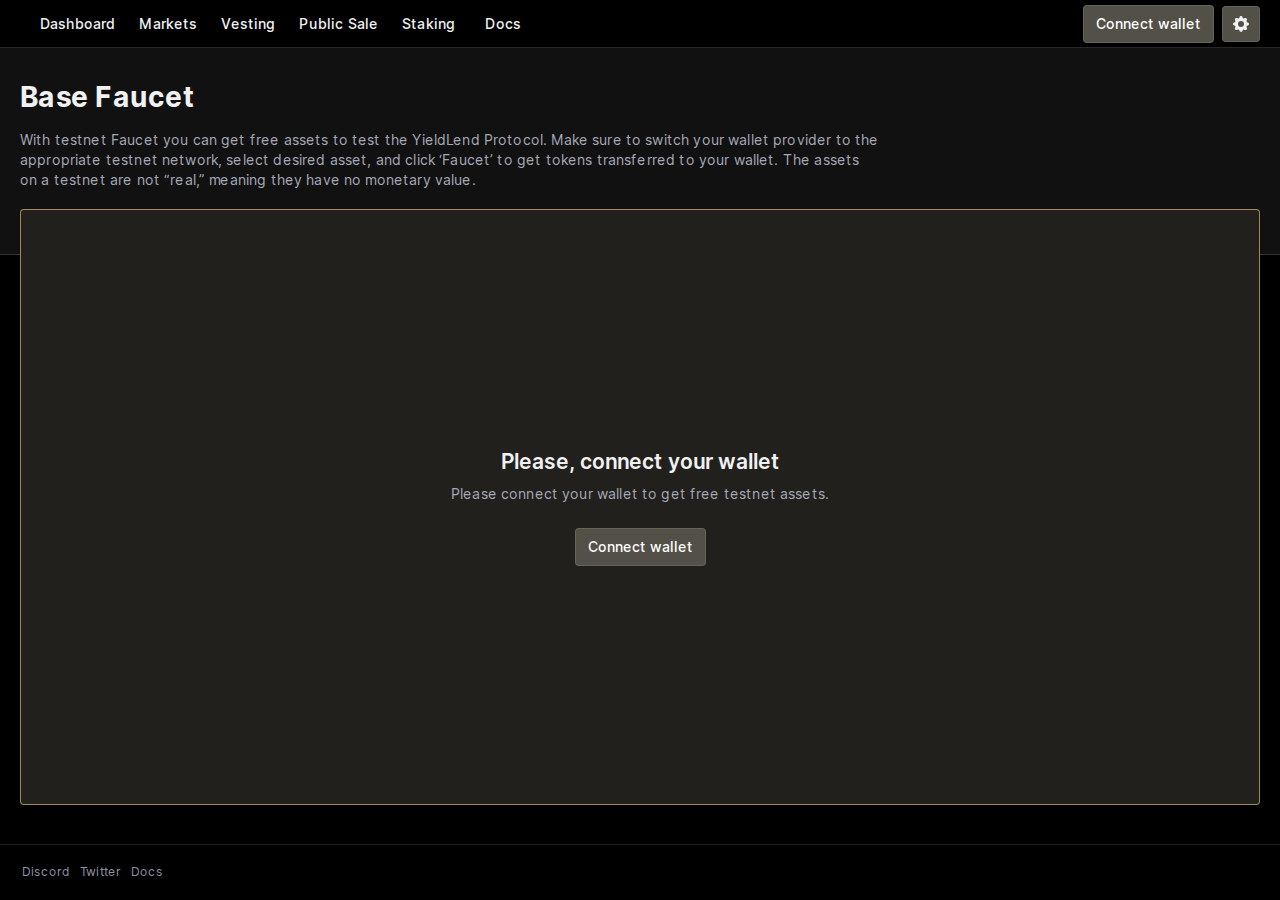
<file: faucet/index.html>
<!DOCTYPE html><html lang="en"><head><meta charSet="utf-8"/><meta name="viewport" content="initial-scale=1, width=device-width"/><link rel="apple-touch-icon" sizes="180x180" href="/apple-touch-icon.png"/><link rel="icon" type="image/png" sizes="32x32" href="/favicon-32x32.png"/><link rel="icon" type="image/png" sizes="16x16" href="/favicon-16x16.png"/><link rel="manifest" href="/site.webmanifest"/><link rel="mask-icon" href="/safari-pinned-tab.svg" color="#5bbad5"/><meta name="msapplication-TileColor" content="#da532c"/><meta name="theme-color" content="#ffffff"/><title>YieldLend - YieldLend</title><meta name="description" content="YieldLend is a lending protocol on Base with veMeme tokenomics."/><meta property="og:title" content="YieldLend - YieldLend"/><meta property="og:description" content="YieldLend is a lending protocol on Base with veMeme tokenomics."/><meta property="og:image" content="https://i.imgur.com/8z6Nk87.png"/><meta name="twitter:image" content="https://i.imgur.com/8z6Nk87.png"/><meta name="twitter:image:alt" content="aave governance image"/><meta name="twitter:site" content="@AaveAave"/><meta property="twitter:card" content="summary_large_image"/><meta name="twitter:title" content="YieldLend"/><meta name="twitter:description" content="YieldLend is a lending protocol on Base with veMeme tokenomics."/><meta name="keywords" content="Decentralized Finance, DeFi, lending, borrowing, stablecoins, Ethereum, assets, erc-20, smart contracts, open finance, trustless"/><link rel="apple-touch-icon" href="/aave_icon180.png"/><meta name="apple-mobile-web-app-title" content="YieldLend"/><meta name="apple-mobile-web-app-capable" content="yes"/><meta name="apple-mobile-web-app-status-bar-style" content="black"/><meta name="next-head-count" content="25"/><meta name="theme-color" content="#000"/><link rel="shortcut icon" href="/favicon.ico"/><link rel="manifest" href="/manifest.json"/><style data-emotion="css-global 0"></style><style data-emotion="css-global l6yb46">html{-webkit-font-smoothing:antialiased;-moz-osx-font-smoothing:grayscale;box-sizing:border-box;-webkit-text-size-adjust:100%;}*,*::before,*::after{box-sizing:inherit;}strong,b{font-weight:700;}body{margin:0;color:#F1F1F3;background-color:#000;}@media print{body{background-color:#fff;}}body::backdrop{background-color:#000;}body{font-family:Inter,Arial;font-weight:400;font-size:0.875rem;min-width:375px;}body >div:first-of-type{min-height:100vh;display:-webkit-box;display:-webkit-flex;display:-ms-flexbox;display:flex;-webkit-flex-direction:column;-ms-flex-direction:column;flex-direction:column;}</style><style data-emotion="css 1sk8kew 5hicrt 1me2gch 1dvha5n fpqt3r 10dprq 1jo2jrl i9gxme 1a401w3 781rlv q5q60p 1100lx1 b95f0i gvnjnt qqoy95 ycl373 1czjwln 1yp4ln 19d882k gr0tg3 15nlx8z 1t8x1s2 k7vncv 159pi92 1a8qn2o 1gfmd8n 11zj654 1p4wjs1 103kn7e 15zum9u tgjpic 1o62gjw">.css-1sk8kew{height:48px;position:-webkit-sticky;position:sticky;top:0;-webkit-transition:top 300ms cubic-bezier(0.4, 0, 0.2, 1) 0ms;transition:top 300ms cubic-bezier(0.4, 0, 0.2, 1) 0ms;z-index:1100;background-color:#000;display:-webkit-box;display:-webkit-flex;display:-ms-flexbox;display:flex;-webkit-align-items:center;-webkit-box-align:center;-ms-flex-align:center;align-items:center;-webkit-flex-direction:space-between;-ms-flex-direction:space-between;flex-direction:space-between;box-shadow:inset 0px -1px 0px rgba(242, 243, 247, 0.16);}@media (min-width:0px){.css-1sk8kew{padding:8px 8px 8px 20px;}}@media (min-width:640px){.css-1sk8kew{padding:8px 20px;}}.css-5hicrt{margin-right:12px;}@media (min-width:0px){.css-1me2gch{display:none;}}@media (min-width:960px){.css-1me2gch{display:block;}}.css-1dvha5n{list-style:none;margin:0;padding:0;position:relative;display:-webkit-box;display:-webkit-flex;display:-ms-flexbox;display:flex;}.css-1dvha5n .MuiMenuItem-root+.MuiDivider-root,.css-1dvha5n .MuiDivider-root{margin-top:4px;margin-bottom:4px;}@media (min-width:0px){.css-1dvha5n{-webkit-align-items:flex-start;-webkit-box-align:flex-start;-ms-flex-align:flex-start;align-items:flex-start;-webkit-flex-direction:column;-ms-flex-direction:column;flex-direction:column;}}@media (min-width:960px){.css-1dvha5n{-webkit-align-items:center;-webkit-box-align:center;-ms-flex-align:center;align-items:center;-webkit-flex-direction:row;-ms-flex-direction:row;flex-direction:row;}}.css-fpqt3r{display:-webkit-box;display:-webkit-flex;display:-ms-flexbox;display:flex;-webkit-box-pack:start;-ms-flex-pack:start;-webkit-justify-content:flex-start;justify-content:flex-start;-webkit-align-items:center;-webkit-box-align:center;-ms-flex-align:center;align-items:center;position:relative;-webkit-text-decoration:none;text-decoration:none;width:100%;box-sizing:border-box;text-align:left;}.css-fpqt3r.Mui-focusVisible{background-color:#fed0871F;}.css-fpqt3r.Mui-selected{background-color:rgba(234, 235, 239, 0.16);}.css-fpqt3r.Mui-selected.Mui-focusVisible{background-color:rgba(234, 235, 239, 0.28);}.css-fpqt3r.Mui-disabled{opacity:0.38;}@media (min-width:0px){.css-fpqt3r{width:100%;margin-right:0px;}}@media (min-width:960px){.css-fpqt3r{width:unset;margin-right:8px;}}.css-10dprq{margin:0;font-family:Inter,Arial;font-weight:400;letter-spacing:0.009375rem;line-height:143%;font-size:0.875rem;color:#EAEBEF;-webkit-text-decoration:none;text-decoration:none;display:-webkit-inline-box;display:-webkit-inline-flex;display:-ms-inline-flexbox;display:inline-flex;-webkit-align-items:center;-webkit-box-align:center;-ms-flex-align:center;align-items:center;-webkit-box-pack:center;-ms-flex-pack:center;-webkit-justify-content:center;justify-content:center;position:relative;box-sizing:border-box;-webkit-tap-highlight-color:transparent;background-color:transparent;outline:0;border:0;margin:0;border-radius:0;padding:0;cursor:pointer;-webkit-user-select:none;-moz-user-select:none;-ms-user-select:none;user-select:none;vertical-align:middle;-moz-appearance:none;-webkit-appearance:none;-webkit-text-decoration:none;text-decoration:none;color:inherit;min-width:64px;padding:6px 8px;border-radius:4px;-webkit-transition:background-color 250ms cubic-bezier(0.4, 0, 0.2, 1) 0ms,box-shadow 250ms cubic-bezier(0.4, 0, 0.2, 1) 0ms,border-color 250ms cubic-bezier(0.4, 0, 0.2, 1) 0ms,color 250ms cubic-bezier(0.4, 0, 0.2, 1) 0ms;transition:background-color 250ms cubic-bezier(0.4, 0, 0.2, 1) 0ms,box-shadow 250ms cubic-bezier(0.4, 0, 0.2, 1) 0ms,border-color 250ms cubic-bezier(0.4, 0, 0.2, 1) 0ms,color 250ms cubic-bezier(0.4, 0, 0.2, 1) 0ms;color:#EAEBEF;box-shadow:none;border-radius:4px;font-family:Inter,Arial;font-weight:500;line-height:1.5rem;font-size:0.875rem;padding:6px 12px;color:#F1F1F3;padding:6px 8px;position:relative;}.css-10dprq::-moz-focus-inner{border-style:none;}.css-10dprq.Mui-disabled{pointer-events:none;cursor:default;}@media print{.css-10dprq{-webkit-print-color-adjust:exact;color-adjust:exact;}}.css-10dprq:hover{-webkit-text-decoration:none;text-decoration:none;background-color:rgba(234, 235, 239, 0.08);}@media (hover: none){.css-10dprq:hover{background-color:transparent;}}.css-10dprq.Mui-disabled{color:#fed0874D;}.css-10dprq:hover{box-shadow:none;}.css-10dprq.Mui-focusVisible{box-shadow:none;}.css-10dprq:active{box-shadow:none;}.css-10dprq.Mui-disabled{box-shadow:none;}.active.css-10dprq:after,.css-10dprq:hover.css-10dprq:after{-webkit-transform:scaleX(1);-moz-transform:scaleX(1);-ms-transform:scaleX(1);transform:scaleX(1);transform-origin:bottom left;}.css-10dprq:after{content:'';position:absolute;width:100%;-webkit-transform:scaleX(0);-moz-transform:scaleX(0);-ms-transform:scaleX(0);transform:scaleX(0);height:2px;bottom:-6px;left:0;background:linear-gradient(248.86deg, #fed087 10.51%, #fed087 93.41%);transform-origin:bottom right;-webkit-transition:-webkit-transform 0.25s ease-out;transition:transform 0.25s ease-out;}.css-1jo2jrl{margin:0;font-family:Inter,Arial;font-weight:400;letter-spacing:0.009375rem;line-height:143%;font-size:0.875rem;color:#EAEBEF;-webkit-text-decoration:none;text-decoration:none;display:-webkit-inline-box;display:-webkit-inline-flex;display:-ms-inline-flexbox;display:inline-flex;-webkit-align-items:center;-webkit-box-align:center;-ms-flex-align:center;align-items:center;-webkit-box-pack:center;-ms-flex-pack:center;-webkit-justify-content:center;justify-content:center;position:relative;box-sizing:border-box;-webkit-tap-highlight-color:transparent;background-color:transparent;outline:0;border:0;margin:0;border-radius:0;padding:0;cursor:pointer;-webkit-user-select:none;-moz-user-select:none;-ms-user-select:none;user-select:none;vertical-align:middle;-moz-appearance:none;-webkit-appearance:none;-webkit-text-decoration:none;text-decoration:none;color:inherit;min-width:64px;padding:6px 8px;border-radius:4px;-webkit-transition:background-color 250ms cubic-bezier(0.4, 0, 0.2, 1) 0ms,box-shadow 250ms cubic-bezier(0.4, 0, 0.2, 1) 0ms,border-color 250ms cubic-bezier(0.4, 0, 0.2, 1) 0ms,color 250ms cubic-bezier(0.4, 0, 0.2, 1) 0ms;transition:background-color 250ms cubic-bezier(0.4, 0, 0.2, 1) 0ms,box-shadow 250ms cubic-bezier(0.4, 0, 0.2, 1) 0ms,border-color 250ms cubic-bezier(0.4, 0, 0.2, 1) 0ms,color 250ms cubic-bezier(0.4, 0, 0.2, 1) 0ms;color:#EAEBEF;box-shadow:none;border-radius:4px;font-family:Inter,Arial;font-weight:500;line-height:1.5rem;font-size:0.875rem;padding:6px 12px;color:#F1F1F3;padding:6px 8px;position:relative;}.css-1jo2jrl::-moz-focus-inner{border-style:none;}.css-1jo2jrl.Mui-disabled{pointer-events:none;cursor:default;}@media print{.css-1jo2jrl{-webkit-print-color-adjust:exact;color-adjust:exact;}}.css-1jo2jrl:hover{-webkit-text-decoration:none;text-decoration:none;background-color:rgba(234, 235, 239, 0.08);}@media (hover: none){.css-1jo2jrl:hover{background-color:transparent;}}.css-1jo2jrl.Mui-disabled{color:#fed0874D;}.css-1jo2jrl:hover{box-shadow:none;}.css-1jo2jrl.Mui-focusVisible{box-shadow:none;}.css-1jo2jrl:active{box-shadow:none;}.css-1jo2jrl.Mui-disabled{box-shadow:none;}.active.css-1jo2jrl:after,.css-1jo2jrl:hover.css-1jo2jrl:after{-webkit-transform:scaleX(1);-moz-transform:scaleX(1);-ms-transform:scaleX(1);transform:scaleX(1);transform-origin:bottom left;}.css-1jo2jrl:after{content:'';position:absolute;width:100%;-webkit-transform:scaleX(0);-moz-transform:scaleX(0);-ms-transform:scaleX(0);transform:scaleX(0);height:2px;bottom:-6px;left:0;background:linear-gradient(248.86deg, #fed087 10.51%, #fed087 93.41%);transform-origin:bottom right;-webkit-transition:-webkit-transform 0.25s ease-out;transition:transform 0.25s ease-out;}.css-i9gxme{-webkit-box-flex:1;-webkit-flex-grow:1;-ms-flex-positive:1;flex-grow:1;}.css-1a401w3{display:-webkit-inline-box;display:-webkit-inline-flex;display:-ms-inline-flexbox;display:inline-flex;-webkit-align-items:center;-webkit-box-align:center;-ms-flex-align:center;align-items:center;-webkit-box-pack:center;-ms-flex-pack:center;-webkit-justify-content:center;justify-content:center;position:relative;box-sizing:border-box;-webkit-tap-highlight-color:transparent;background-color:transparent;outline:0;border:0;margin:0;border-radius:0;padding:0;cursor:pointer;-webkit-user-select:none;-moz-user-select:none;-ms-user-select:none;user-select:none;vertical-align:middle;-moz-appearance:none;-webkit-appearance:none;-webkit-text-decoration:none;text-decoration:none;color:inherit;min-width:64px;padding:6px 16px;border-radius:4px;-webkit-transition:background-color 250ms cubic-bezier(0.4, 0, 0.2, 1) 0ms,box-shadow 250ms cubic-bezier(0.4, 0, 0.2, 1) 0ms,border-color 250ms cubic-bezier(0.4, 0, 0.2, 1) 0ms,color 250ms cubic-bezier(0.4, 0, 0.2, 1) 0ms;transition:background-color 250ms cubic-bezier(0.4, 0, 0.2, 1) 0ms,box-shadow 250ms cubic-bezier(0.4, 0, 0.2, 1) 0ms,border-color 250ms cubic-bezier(0.4, 0, 0.2, 1) 0ms,color 250ms cubic-bezier(0.4, 0, 0.2, 1) 0ms;box-shadow:none;border-radius:4px;font-family:Inter,Arial;font-weight:500;line-height:1.5rem;font-size:0.875rem;padding:6px 12px;color:#fff;border:1px solid;border-color:#EBEBED1F;background-color:#535047;}.css-1a401w3::-moz-focus-inner{border-style:none;}.css-1a401w3.Mui-disabled{pointer-events:none;cursor:default;}@media print{.css-1a401w3{-webkit-print-color-adjust:exact;color-adjust:exact;}}.css-1a401w3:hover{-webkit-text-decoration:none;text-decoration:none;background-color:rgba(241, 241, 243, 0.08);}@media (hover: none){.css-1a401w3:hover{background-color:transparent;}}.css-1a401w3.Mui-disabled{color:#fed0874D;}.css-1a401w3:hover{box-shadow:none;}.css-1a401w3.Mui-focusVisible{box-shadow:none;}.css-1a401w3:active{box-shadow:none;}.css-1a401w3.Mui-disabled{box-shadow:none;}.css-1a401w3:hover,.css-1a401w3.Mui-focusVisible{background-color:#000;}.css-781rlv{display:-webkit-inline-box;display:-webkit-inline-flex;display:-ms-inline-flexbox;display:inline-flex;-webkit-align-items:center;-webkit-box-align:center;-ms-flex-align:center;align-items:center;-webkit-box-pack:center;-ms-flex-pack:center;-webkit-justify-content:center;justify-content:center;position:relative;box-sizing:border-box;-webkit-tap-highlight-color:transparent;background-color:transparent;outline:0;border:0;margin:0;border-radius:0;padding:0;cursor:pointer;-webkit-user-select:none;-moz-user-select:none;-ms-user-select:none;user-select:none;vertical-align:middle;-moz-appearance:none;-webkit-appearance:none;-webkit-text-decoration:none;text-decoration:none;color:inherit;min-width:64px;padding:6px 16px;border-radius:4px;-webkit-transition:background-color 250ms cubic-bezier(0.4, 0, 0.2, 1) 0ms,box-shadow 250ms cubic-bezier(0.4, 0, 0.2, 1) 0ms,border-color 250ms cubic-bezier(0.4, 0, 0.2, 1) 0ms,color 250ms cubic-bezier(0.4, 0, 0.2, 1) 0ms;transition:background-color 250ms cubic-bezier(0.4, 0, 0.2, 1) 0ms,box-shadow 250ms cubic-bezier(0.4, 0, 0.2, 1) 0ms,border-color 250ms cubic-bezier(0.4, 0, 0.2, 1) 0ms,color 250ms cubic-bezier(0.4, 0, 0.2, 1) 0ms;box-shadow:none;border-radius:4px;font-family:Inter,Arial;font-weight:500;line-height:1.5rem;font-size:0.875rem;padding:6px 12px;color:#fff;border:1px solid;border-color:#EBEBED1F;background-color:#535047;padding:7px 8px;min-width:unset;margin-left:8px;}.css-781rlv::-moz-focus-inner{border-style:none;}.css-781rlv.Mui-disabled{pointer-events:none;cursor:default;}@media print{.css-781rlv{-webkit-print-color-adjust:exact;color-adjust:exact;}}.css-781rlv:hover{-webkit-text-decoration:none;text-decoration:none;background-color:rgba(241, 241, 243, 0.08);}@media (hover: none){.css-781rlv:hover{background-color:transparent;}}.css-781rlv.Mui-disabled{color:#fed0874D;}.css-781rlv:hover{box-shadow:none;}.css-781rlv.Mui-focusVisible{box-shadow:none;}.css-781rlv:active{box-shadow:none;}.css-781rlv.Mui-disabled{box-shadow:none;}.css-781rlv:hover,.css-781rlv.Mui-focusVisible{background-color:#000;}.css-q5q60p{-webkit-user-select:none;-moz-user-select:none;-ms-user-select:none;user-select:none;width:1em;height:1em;display:inline-block;fill:currentColor;-webkit-flex-shrink:0;-ms-flex-negative:0;flex-shrink:0;-webkit-transition:fill 200ms cubic-bezier(0.4, 0, 0.2, 1) 0ms;transition:fill 200ms cubic-bezier(0.4, 0, 0.2, 1) 0ms;font-size:1.25rem;color:#F1F1F3;}@media (min-width:0px){.css-1100lx1{display:-webkit-box;display:-webkit-flex;display:-ms-flexbox;display:flex;}}@media (min-width:960px){.css-1100lx1{display:none;}}.css-b95f0i{display:-webkit-box;display:-webkit-flex;display:-ms-flexbox;display:flex;-webkit-flex-direction:column;-ms-flex-direction:column;flex-direction:column;-webkit-flex:1;-ms-flex:1;flex:1;}.css-gvnjnt{background:#111;border-bottom:1px solid #333;color:#F1F1F3;}.css-qqoy95{padding-bottom:64px;color:#F1F1F3;}@media (min-width:0px){.css-qqoy95{padding-top:24px;}}@media (min-width:960px){.css-qqoy95{padding-top:32px;}}.css-ycl373{width:100%;margin-left:auto;box-sizing:border-box;margin-right:auto;display:block;padding-left:8px;padding-right:8px;display:-webkit-box;display:-webkit-flex;display:-ms-flexbox;display:flex;-webkit-flex-direction:column;-ms-flex-direction:column;flex-direction:column;-webkit-flex:1;-ms-flex:1;flex:1;padding-bottom:39px;padding-bottom:0px;}@media (min-width:760px){.css-ycl373{padding-left:12px;padding-right:12px;}}@media (min-width:1280px){.css-ycl373{max-width:1280px;}}@media (min-width:0px){.css-ycl373{padding-left:8px;padding-right:8px;}}@media (min-width:640px){.css-ycl373{padding-left:20px;padding-right:20px;}}@media (min-width:760px){.css-ycl373{padding-left:48px;padding-right:48px;}}@media (min-width:960px){.css-ycl373{padding-left:96px;padding-right:96px;}}@media (min-width:1280px){.css-ycl373{padding-left:20px;padding-right:20px;}}@media (min-width:1575px){.css-ycl373{max-width:unset;padding-left:96px;padding-right:96px;}}@media (min-width:1800px){.css-ycl373{padding-left:0;padding-right:0;max-width:1440px;}}.css-1czjwln{display:-webkit-box;display:-webkit-flex;display:-ms-flexbox;display:flex;margin-bottom:16px;}@media (min-width:0px){.css-1czjwln{-webkit-align-items:flex-start;-webkit-box-align:flex-start;-ms-flex-align:flex-start;align-items:flex-start;-webkit-flex-direction:column;-ms-flex-direction:column;flex-direction:column;}}@media (min-width:640px){.css-1czjwln{-webkit-align-items:center;-webkit-box-align:center;-ms-flex-align:center;align-items:center;-webkit-flex-direction:row;-ms-flex-direction:row;flex-direction:row;}}.css-1yp4ln{display:-webkit-box;display:-webkit-flex;display:-ms-flexbox;display:flex;-webkit-align-items:flex-start;-webkit-box-align:flex-start;-ms-flex-align:flex-start;align-items:flex-start;}.css-19d882k{margin:0;font-family:Inter,Arial;font-weight:700;letter-spacing:0.015625rem;line-height:123.5%;font-size:1.75rem;color:text.white;}@media (min-width:0px){.css-19d882k{margin-right:20px;margin-bottom:4px;}}@media (min-width:640px){.css-19d882k{margin-right:12px;margin-bottom:0px;}}.css-gr0tg3{display:-webkit-box;display:-webkit-flex;display:-ms-flexbox;display:flex;-webkit-align-items:flex-start;-webkit-box-align:flex-start;-ms-flex-align:flex-start;align-items:flex-start;-webkit-box-flex-wrap:wrap;-webkit-flex-wrap:wrap;-ms-flex-wrap:wrap;flex-wrap:wrap;margin-bottom:0px;}.css-15nlx8z{width:860px;}.css-1t8x1s2{margin:0;font-family:Inter,Arial;font-weight:400;letter-spacing:0.009375rem;line-height:143%;font-size:0.875rem;color:#A5A8B6;}.css-k7vncv{display:-webkit-box;display:-webkit-flex;display:-ms-flexbox;display:flex;-webkit-align-items:flex-start;-webkit-box-align:flex-start;-ms-flex-align:flex-start;align-items:flex-start;-webkit-box-flex-wrap:wrap;-webkit-flex-wrap:wrap;-ms-flex-wrap:wrap;flex-wrap:wrap;width:100%;}@media (min-width:0px){.css-k7vncv{gap:12px;}}@media (min-width:640px){.css-k7vncv{gap:32px;}}.css-159pi92{display:-webkit-box;display:-webkit-flex;display:-ms-flexbox;display:flex;-webkit-flex-direction:column;-ms-flex-direction:column;flex-direction:column;-webkit-flex:1;-ms-flex:1;flex:1;}@media (min-width:0px){.css-159pi92{margin-top:-32px;}}@media (min-width:1280px){.css-159pi92{margin-top:-46px;}}@media (min-width:1575px){.css-159pi92{margin-top:-44px;}}@media (min-width:1800px){.css-159pi92{margin-top:-48px;}}.css-1a8qn2o{width:100%;margin-left:auto;box-sizing:border-box;margin-right:auto;display:block;padding-left:8px;padding-right:8px;display:-webkit-box;display:-webkit-flex;display:-ms-flexbox;display:flex;-webkit-flex-direction:column;-ms-flex-direction:column;flex-direction:column;-webkit-flex:1;-ms-flex:1;flex:1;padding-bottom:39px;}@media (min-width:760px){.css-1a8qn2o{padding-left:12px;padding-right:12px;}}@media (min-width:1280px){.css-1a8qn2o{max-width:1280px;}}@media (min-width:0px){.css-1a8qn2o{padding-left:8px;padding-right:8px;}}@media (min-width:640px){.css-1a8qn2o{padding-left:20px;padding-right:20px;}}@media (min-width:760px){.css-1a8qn2o{padding-left:48px;padding-right:48px;}}@media (min-width:960px){.css-1a8qn2o{padding-left:96px;padding-right:96px;}}@media (min-width:1280px){.css-1a8qn2o{padding-left:20px;padding-right:20px;}}@media (min-width:1575px){.css-1a8qn2o{max-width:unset;padding-left:96px;padding-right:96px;}}@media (min-width:1800px){.css-1a8qn2o{padding-left:0;padding-right:0;max-width:1440px;}}.css-1gfmd8n{background-color:#434037;color:#F1F1F3;-webkit-transition:box-shadow 300ms cubic-bezier(0.4, 0, 0.2, 1) 0ms;transition:box-shadow 300ms cubic-bezier(0.4, 0, 0.2, 1) 0ms;border-radius:4px;box-shadow:0px 2px 1px -1px rgba(0,0,0,0.2),0px 1px 1px 0px rgba(0,0,0,0.14),0px 1px 3px 0px rgba(0,0,0,0.12);background-image:linear-gradient(rgba(255, 255, 255, 0.05), rgba(255, 255, 255, 0.05));border-radius:4px;box-shadow:0px 2px 1px rgba(0, 0, 0, 0.05),0px 0px 1px rgba(0, 0, 0, 0.25);background-image:none;background:#21201c;border:1px solid #fed08799;display:-webkit-box;display:-webkit-flex;display:-ms-flexbox;display:flex;-webkit-flex-direction:column;-ms-flex-direction:column;flex-direction:column;-webkit-align-items:center;-webkit-box-align:center;-ms-flex-align:center;align-items:center;-webkit-box-pack:center;-ms-flex-pack:center;-webkit-justify-content:center;justify-content:center;text-align:center;padding:16px;-webkit-flex:1;-ms-flex:1;flex:1;}.css-11zj654{margin:0;font-family:Inter,Arial;font-weight:600;letter-spacing:unset;line-height:133.4%;font-size:1.3125rem;margin-bottom:8px;}.css-1p4wjs1{margin:0;font-family:Inter,Arial;font-weight:400;letter-spacing:0.009375rem;line-height:143%;font-size:0.875rem;color:#A5A8B6;margin-bottom:24px;}.css-103kn7e{display:-webkit-box;display:-webkit-flex;display:-ms-flexbox;display:flex;width:100%;-webkit-box-pack:justify;-webkit-justify-content:space-between;justify-content:space-between;-webkit-align-items:center;-webkit-box-align:center;-ms-flex-align:center;align-items:center;gap:22px;box-shadow:inset 0px 1px 0px rgba(255, 255, 255, 0.12);}@media (min-width:0px){.css-103kn7e{padding:22px 0px 40px 0px;-webkit-flex-direction:column;-ms-flex-direction:column;flex-direction:column;}}@media (min-width:640px){.css-103kn7e{padding:0 22px 0 40px;-webkit-flex-direction:column;-ms-flex-direction:column;flex-direction:column;}}@media (min-width:760px){.css-103kn7e{padding:20px 22px;-webkit-flex-direction:row;-ms-flex-direction:row;flex-direction:row;}}.css-15zum9u{display:-webkit-box;display:-webkit-flex;display:-ms-flexbox;display:flex;gap:10px;-webkit-align-items:center;-webkit-box-align:center;-ms-flex-align:center;align-items:center;}.css-tgjpic{margin:0;font-family:Inter,Arial;font-weight:400;letter-spacing:0.009375rem;line-height:143%;font-size:0.875rem;color:#EAEBEF;-webkit-text-decoration:none;text-decoration:none;color:#8E92A3;display:-webkit-box;display:-webkit-flex;display:-ms-flexbox;display:flex;-webkit-align-items:center;-webkit-box-align:center;-ms-flex-align:center;align-items:center;}.css-tgjpic:hover{color:#F1F1F3;}.css-1o62gjw{margin:0;font-family:Inter,Arial;font-weight:400;letter-spacing:0.009375rem;line-height:1rem;font-size:0.75rem;}</style><link rel="preload" href="/_next/static/css/0da2d62e1a58e826.css" as="style"/><link rel="stylesheet" href="/_next/static/css/0da2d62e1a58e826.css" data-n-g=""/><noscript data-n-css=""></noscript><script defer="" nomodule="" src="/_next/static/chunks/polyfills-5cd94c89d3acac5f.js"></script><script defer="" src="/_next/static/chunks/543-c97dfc83bce811f8.js"></script><script defer="" src="/_next/static/chunks/3629-04591dd789f55f60.js"></script><script defer="" src="/_next/static/chunks/1717.9ebafdb6992539eb.js"></script><script defer="" src="/_next/static/chunks/1780.894fefb4766390b7.js"></script><script defer="" src="/_next/static/chunks/6147-9c39c182596c99e2.js"></script><script defer="" src="/_next/static/chunks/7603-58cb27010e0a12d8.js"></script><script defer="" src="/_next/static/chunks/2125.81cabf17c2a51a74.js"></script><script defer="" src="/_next/static/chunks/2858.b7012fe0f26020bf.js"></script><script defer="" src="/_next/static/chunks/6936.83da95afd5d397cf.js"></script><script defer="" src="/_next/static/chunks/2650.73e4048623c242c3.js"></script><script defer="" src="/_next/static/chunks/9463-bd11f80e0aead5e9.js"></script><script defer="" src="/_next/static/chunks/1901.6386ee02b43cdce4.js"></script><script defer="" src="/_next/static/chunks/9571.47000466dabf895f.js"></script><script defer="" src="/_next/static/chunks/7573-e5fcc200920bf597.js"></script><script defer="" src="/_next/static/chunks/2687.5a63ede51c03d39a.js"></script><script defer="" src="/_next/static/chunks/3508.81971fa2cdb82a85.js"></script><script defer="" src="/_next/static/chunks/4787.bcda88203322c13c.js"></script><script defer="" src="/_next/static/chunks/1811.82fcb9cb6f9e0a0b.js"></script><script defer="" src="/_next/static/chunks/4204.c11e98048d5b6d5f.js"></script><script defer="" src="/_next/static/chunks/2764.b34bb3a3663e6822.js"></script><script defer="" src="/_next/static/chunks/9551.3f1454894e370478.js"></script><script defer="" src="/_next/static/chunks/4423.04e31d8a743e7ddf.js"></script><script defer="" src="/_next/static/chunks/4017-7c111128aad1e10d.js"></script><script defer="" src="/_next/static/chunks/3127-bd312e2e6177323a.js"></script><script defer="" src="/_next/static/chunks/5146.071dcadb9df1af86.js"></script><script defer="" src="/_next/static/chunks/8-9db73a7e4c539167.js"></script><script defer="" src="/_next/static/chunks/8337.44d1a7665bf179e3.js"></script><script defer="" src="/_next/static/chunks/8592.4289df28ea142e24.js"></script><script defer="" src="/_next/static/chunks/2088.512baa74d7387ee1.js"></script><script defer="" src="/_next/static/chunks/9075.3663209e307afa1a.js"></script><script defer="" src="/_next/static/chunks/2826.e1a8b7b4581f6c0e.js"></script><script src="/_next/static/chunks/webpack-1ccd0564ed191771.js" defer=""></script><script src="/_next/static/chunks/framework-79bce4a3a540b080.js" defer=""></script><script src="/_next/static/chunks/main-37e08f82b0681cde.js" defer=""></script><script src="/_next/static/chunks/pages/_app-795dd2ea70d50e23.js" defer=""></script><script src="/_next/static/chunks/3327-4a0bef7d19cf38e2.js" defer=""></script><script src="/_next/static/chunks/4718-91c54d3f1dd6b3cf.js" defer=""></script><script src="/_next/static/chunks/3299-687e87e27d891922.js" defer=""></script><script src="/_next/static/chunks/pages/faucet-537ff1e433054236.js" defer=""></script><script src="/_next/static/df07ic9rN_PY7NHfbY9rJ/_buildManifest.js" defer=""></script><script src="/_next/static/df07ic9rN_PY7NHfbY9rJ/_ssgManifest.js" defer=""></script><script src="/_next/static/df07ic9rN_PY7NHfbY9rJ/_middlewareManifest.js" defer=""></script></head><body><div id="__next" data-reactroot=""><header class="MuiBox-root css-1sk8kew"><div class="MuiBox-root css-5hicrt"></div><div class="MuiBox-root css-1me2gch"><ul class="MuiList-root css-1dvha5n"><li class="MuiListItem-root MuiListItem-gutters css-fpqt3r" data-cy="menuDashboard"><a class="MuiTypography-root MuiTypography-description MuiLink-root MuiLink-underlineNone MuiButtonBase-root MuiButton-root MuiButton-text MuiButton-textPrimary MuiButton-sizeMedium MuiButton-textSizeMedium MuiButton-disableElevation MuiButton-root MuiButton-text MuiButton-textPrimary MuiButton-sizeMedium MuiButton-textSizeMedium MuiButton-disableElevation css-1jo2jrl" tabindex="0" href="/">Dashboard</a></li><li class="MuiListItem-root MuiListItem-gutters css-fpqt3r" data-cy="menuMarkets"><a class="MuiTypography-root MuiTypography-description MuiLink-root MuiLink-underlineNone MuiButtonBase-root MuiButton-root MuiButton-text MuiButton-textPrimary MuiButton-sizeMedium MuiButton-textSizeMedium MuiButton-disableElevation MuiButton-root MuiButton-text MuiButton-textPrimary MuiButton-sizeMedium MuiButton-textSizeMedium MuiButton-disableElevation css-1jo2jrl" tabindex="0" href="/markets/">Markets</a></li><li class="MuiListItem-root MuiListItem-gutters css-fpqt3r" data-cy="vesting"><a class="MuiTypography-root MuiTypography-description MuiLink-root MuiLink-underlineNone MuiButtonBase-root MuiButton-root MuiButton-text MuiButton-textPrimary MuiButton-sizeMedium MuiButton-textSizeMedium MuiButton-disableElevation MuiButton-root MuiButton-text MuiButton-textPrimary MuiButton-sizeMedium MuiButton-textSizeMedium MuiButton-disableElevation css-1jo2jrl" tabindex="0" href="/vesting/">Vesting</a></li><li class="MuiListItem-root MuiListItem-gutters css-fpqt3r" data-cy="privateSale"><a class="MuiTypography-root MuiTypography-description MuiLink-root MuiLink-underlineNone MuiButtonBase-root MuiButton-root MuiButton-text MuiButton-textPrimary MuiButton-sizeMedium MuiButton-textSizeMedium MuiButton-disableElevation MuiButton-root MuiButton-text MuiButton-textPrimary MuiButton-sizeMedium MuiButton-textSizeMedium MuiButton-disableElevation css-1jo2jrl" tabindex="0" href="/sale/">Public Sale</a></li><li class="MuiListItem-root MuiListItem-gutters css-fpqt3r" data-cy="stake"><a class="MuiTypography-root MuiTypography-description MuiLink-root MuiLink-underlineNone MuiButtonBase-root MuiButton-root MuiButton-text MuiButton-textPrimary MuiButton-sizeMedium MuiButton-textSizeMedium MuiButton-disableElevation MuiButton-root MuiButton-text MuiButton-textPrimary MuiButton-sizeMedium MuiButton-textSizeMedium MuiButton-disableElevation css-1jo2jrl" tabindex="0" href="/staking/">Staking</a></li><li class="MuiListItem-root MuiListItem-gutters css-fpqt3r" data-cy="docs"><a class="MuiTypography-root MuiTypography-description MuiLink-root MuiLink-underlineNone MuiButtonBase-root MuiButton-root MuiButton-text MuiButton-textPrimary MuiButton-sizeMedium MuiButton-textSizeMedium MuiButton-disableElevation MuiButton-root MuiButton-text MuiButton-textPrimary MuiButton-sizeMedium MuiButton-textSizeMedium MuiButton-disableElevation css-10dprq" href="https://learn.yieldlend.xyz/" target="_blank" rel="noopener" tabindex="0">Docs</a></li></ul></div><div class="MuiBox-root css-i9gxme"></div><button class="MuiButtonBase-root MuiButton-root MuiButton-surface MuiButton-surfacePrimary MuiButton-sizeMedium MuiButton-surfaceSizeMedium MuiButton-disableElevation MuiButton-root MuiButton-surface MuiButton-surfacePrimary MuiButton-sizeMedium MuiButton-surfaceSizeMedium MuiButton-disableElevation css-1a401w3" tabindex="0" type="button" aria-label="wallet" id="wallet-button" aria-haspopup="true">Connect wallet</button><div class="MuiBox-root css-1me2gch"><button class="MuiButtonBase-root MuiButton-root MuiButton-surface MuiButton-surfacePrimary MuiButton-sizeMedium MuiButton-surfaceSizeMedium MuiButton-disableElevation MuiButton-root MuiButton-surface MuiButton-surfacePrimary MuiButton-sizeMedium MuiButton-surfaceSizeMedium MuiButton-disableElevation css-781rlv" tabindex="0" type="button" aria-label="settings" id="settings-button" aria-haspopup="true"><svg class="MuiSvgIcon-root MuiSvgIcon-fontSizeSmall css-q5q60p" focusable="false" aria-hidden="true" viewBox="0 0 24 24"><svg xmlns="http://www.w3.org/2000/svg" viewBox="0 0 20 20" fill="currentColor" aria-hidden="true"><path fill-rule="evenodd" d="M11.49 3.17c-.38-1.56-2.6-1.56-2.98 0a1.532 1.532 0 01-2.286.948c-1.372-.836-2.942.734-2.106 2.106.54.886.061 2.042-.947 2.287-1.561.379-1.561 2.6 0 2.978a1.532 1.532 0 01.947 2.287c-.836 1.372.734 2.942 2.106 2.106a1.532 1.532 0 012.287.947c.379 1.561 2.6 1.561 2.978 0a1.533 1.533 0 012.287-.947c1.372.836 2.942-.734 2.106-2.106a1.533 1.533 0 01.947-2.287c1.561-.379 1.561-2.6 0-2.978a1.532 1.532 0 01-.947-2.287c.836-1.372-.734-2.942-2.106-2.106a1.532 1.532 0 01-2.287-.947zM10 13a3 3 0 100-6 3 3 0 000 6z" clip-rule="evenodd"></path></svg></svg></button></div><div class="MuiBox-root css-1100lx1"><button class="MuiButtonBase-root MuiButton-root MuiButton-surface MuiButton-surfacePrimary MuiButton-sizeMedium MuiButton-surfaceSizeMedium MuiButton-disableElevation MuiButton-root MuiButton-surface MuiButton-surfacePrimary MuiButton-sizeMedium MuiButton-surfaceSizeMedium MuiButton-disableElevation css-781rlv" tabindex="0" type="button" id="settings-button-mobile"><svg class="MuiSvgIcon-root MuiSvgIcon-fontSizeSmall css-q5q60p" focusable="false" aria-hidden="true" viewBox="0 0 24 24"><svg xmlns="http://www.w3.org/2000/svg" fill="none" viewBox="0 0 24 24" stroke-width="2" stroke="currentColor" aria-hidden="true"><path stroke-linecap="round" stroke-linejoin="round" d="M4 6h16M4 12h16M4 18h16"></path></svg></svg></button></div></header><main class="MuiBox-root css-b95f0i"><div class="MuiBox-root css-gvnjnt" id="top-info-panel"><div class="MuiBox-root css-qqoy95"><div class="MuiContainer-root MuiContainer-maxWidthLg css-ycl373"><div class="MuiBox-root css-0"><div class="MuiBox-root css-0"><div class="MuiBox-root css-1czjwln"><div class="MuiBox-root css-1yp4ln"><h1 class="MuiTypography-root MuiTypography-h1 css-19d882k">Base Faucet</h1></div><div class="MuiBox-root css-gr0tg3"></div></div><div class="MuiBox-root css-15nlx8z"><p class="MuiTypography-root MuiTypography-description css-1t8x1s2">With testnet Faucet you can get free assets to test the YieldLend Protocol. Make sure to switch your wallet provider to the appropriate testnet network, select desired asset, and click ‘Faucet’ to get tokens transferred to your wallet. The assets on a testnet are not “real,” meaning they have no monetary value.</p></div></div><div class="MuiBox-root css-k7vncv"></div></div></div></div></div><div class="MuiBox-root css-159pi92"><div class="MuiContainer-root MuiContainer-maxWidthLg css-1a8qn2o"><div class="MuiPaper-root MuiPaper-elevation MuiPaper-rounded MuiPaper-elevation1 css-1gfmd8n"><h2 class="MuiTypography-root MuiTypography-h2 css-11zj654">Please, connect your wallet</h2><p class="MuiTypography-root MuiTypography-description css-1p4wjs1">Please connect your wallet to get free testnet assets.</p><button class="MuiButtonBase-root MuiButton-root MuiButton-surface MuiButton-surfacePrimary MuiButton-sizeMedium MuiButton-surfaceSizeMedium MuiButton-disableElevation MuiButton-root MuiButton-surface MuiButton-surfacePrimary MuiButton-sizeMedium MuiButton-surfaceSizeMedium MuiButton-disableElevation css-1a401w3" tabindex="0" type="button">Connect wallet</button></div></div></div></main><div class="MuiBox-root css-103kn7e"><div class="MuiBox-root css-15zum9u"><a class="MuiTypography-root MuiTypography-description MuiLink-root MuiLink-underlineNone css-tgjpic" href="https://discord.yieldlend.xyz/" target="_blank" rel="noopener"><p class="MuiTypography-root MuiTypography-caption css-1o62gjw">Discord</p></a><a class="MuiTypography-root MuiTypography-description MuiLink-root MuiLink-underlineNone css-tgjpic" href="https://x.com/yieldlend/" target="_blank" rel="noopener"><p class="MuiTypography-root MuiTypography-caption css-1o62gjw">Twitter</p></a><a class="MuiTypography-root MuiTypography-description MuiLink-root MuiLink-underlineNone css-tgjpic" href="https://learn.yieldlend.xyz/" target="_blank" rel="noopener"><p class="MuiTypography-root MuiTypography-caption css-1o62gjw">Docs</p></a></div></div></div><script id="__NEXT_DATA__" type="application/json">{"props":{"pageProps":{}},"page":"/faucet","query":{},"buildId":"df07ic9rN_PY7NHfbY9rJ","nextExport":true,"autoExport":true,"isFallback":false,"dynamicIds":[58294,53913,86936,99571,74715,81811,34204,26532,54423,25146,66126,88592,99528],"scriptLoader":[]}</script></body></html>
</file>
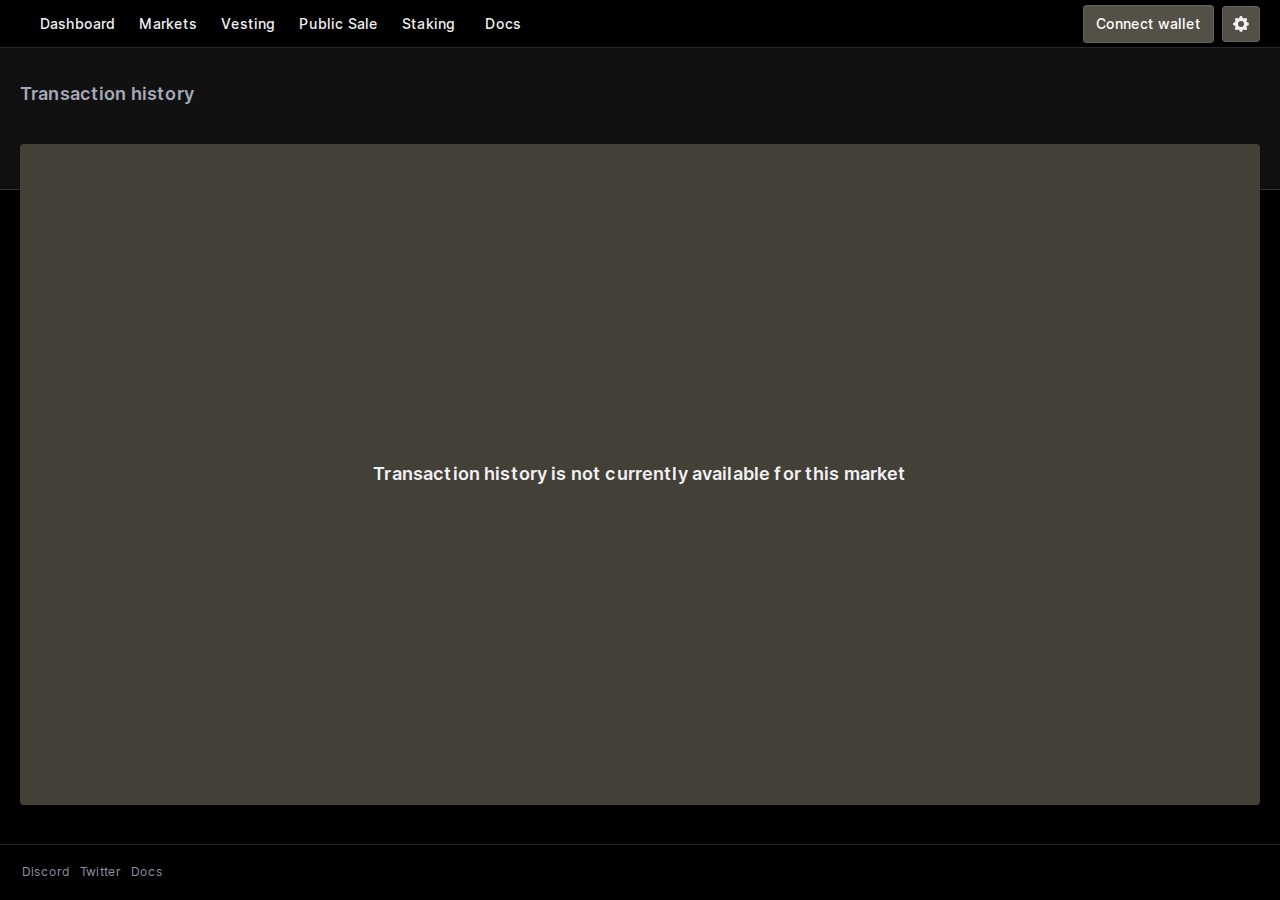
<file: history/index.html>
<!DOCTYPE html><html lang="en"><head><meta charSet="utf-8"/><meta name="viewport" content="initial-scale=1, width=device-width"/><link rel="apple-touch-icon" sizes="180x180" href="/apple-touch-icon.png"/><link rel="icon" type="image/png" sizes="32x32" href="/favicon-32x32.png"/><link rel="icon" type="image/png" sizes="16x16" href="/favicon-16x16.png"/><link rel="manifest" href="/site.webmanifest"/><link rel="mask-icon" href="/safari-pinned-tab.svg" color="#5bbad5"/><meta name="msapplication-TileColor" content="#da532c"/><meta name="theme-color" content="#ffffff"/><title>YieldLend - YieldLend</title><meta name="description" content="YieldLend is a lending protocol on Base with veMeme tokenomics."/><meta property="og:title" content="YieldLend - YieldLend"/><meta property="og:description" content="YieldLend is a lending protocol on Base with veMeme tokenomics."/><meta property="og:image" content="https://i.imgur.com/8z6Nk87.png"/><meta name="twitter:image" content="https://i.imgur.com/8z6Nk87.png"/><meta name="twitter:image:alt" content="aave governance image"/><meta name="twitter:site" content="@AaveAave"/><meta property="twitter:card" content="summary_large_image"/><meta name="twitter:title" content="YieldLend"/><meta name="twitter:description" content="YieldLend is a lending protocol on Base with veMeme tokenomics."/><meta name="keywords" content="Decentralized Finance, DeFi, lending, borrowing, stablecoins, Ethereum, assets, erc-20, smart contracts, open finance, trustless"/><link rel="apple-touch-icon" href="/aave_icon180.png"/><meta name="apple-mobile-web-app-title" content="YieldLend"/><meta name="apple-mobile-web-app-capable" content="yes"/><meta name="apple-mobile-web-app-status-bar-style" content="black"/><meta name="next-head-count" content="25"/><meta name="theme-color" content="#000"/><link rel="shortcut icon" href="/favicon.ico"/><link rel="manifest" href="/manifest.json"/><style data-emotion="css-global 0"></style><style data-emotion="css-global l6yb46">html{-webkit-font-smoothing:antialiased;-moz-osx-font-smoothing:grayscale;box-sizing:border-box;-webkit-text-size-adjust:100%;}*,*::before,*::after{box-sizing:inherit;}strong,b{font-weight:700;}body{margin:0;color:#F1F1F3;background-color:#000;}@media print{body{background-color:#fff;}}body::backdrop{background-color:#000;}body{font-family:Inter,Arial;font-weight:400;font-size:0.875rem;min-width:375px;}body >div:first-of-type{min-height:100vh;display:-webkit-box;display:-webkit-flex;display:-ms-flexbox;display:flex;-webkit-flex-direction:column;-ms-flex-direction:column;flex-direction:column;}</style><style data-emotion="css 1sk8kew 5hicrt 1me2gch 1dvha5n fpqt3r 10dprq 1jo2jrl i9gxme 1a401w3 781rlv q5q60p 1100lx1 b95f0i gvnjnt qqoy95 ycl373 70qvj9 e3dznl b7cbkx 7ia8wy 15nlx8z k7vncv 159pi92 1a8qn2o 1p71pw0 2jc8ge 103kn7e 15zum9u tgjpic 1o62gjw">.css-1sk8kew{height:48px;position:-webkit-sticky;position:sticky;top:0;-webkit-transition:top 300ms cubic-bezier(0.4, 0, 0.2, 1) 0ms;transition:top 300ms cubic-bezier(0.4, 0, 0.2, 1) 0ms;z-index:1100;background-color:#000;display:-webkit-box;display:-webkit-flex;display:-ms-flexbox;display:flex;-webkit-align-items:center;-webkit-box-align:center;-ms-flex-align:center;align-items:center;-webkit-flex-direction:space-between;-ms-flex-direction:space-between;flex-direction:space-between;box-shadow:inset 0px -1px 0px rgba(242, 243, 247, 0.16);}@media (min-width:0px){.css-1sk8kew{padding:8px 8px 8px 20px;}}@media (min-width:640px){.css-1sk8kew{padding:8px 20px;}}.css-5hicrt{margin-right:12px;}@media (min-width:0px){.css-1me2gch{display:none;}}@media (min-width:960px){.css-1me2gch{display:block;}}.css-1dvha5n{list-style:none;margin:0;padding:0;position:relative;display:-webkit-box;display:-webkit-flex;display:-ms-flexbox;display:flex;}.css-1dvha5n .MuiMenuItem-root+.MuiDivider-root,.css-1dvha5n .MuiDivider-root{margin-top:4px;margin-bottom:4px;}@media (min-width:0px){.css-1dvha5n{-webkit-align-items:flex-start;-webkit-box-align:flex-start;-ms-flex-align:flex-start;align-items:flex-start;-webkit-flex-direction:column;-ms-flex-direction:column;flex-direction:column;}}@media (min-width:960px){.css-1dvha5n{-webkit-align-items:center;-webkit-box-align:center;-ms-flex-align:center;align-items:center;-webkit-flex-direction:row;-ms-flex-direction:row;flex-direction:row;}}.css-fpqt3r{display:-webkit-box;display:-webkit-flex;display:-ms-flexbox;display:flex;-webkit-box-pack:start;-ms-flex-pack:start;-webkit-justify-content:flex-start;justify-content:flex-start;-webkit-align-items:center;-webkit-box-align:center;-ms-flex-align:center;align-items:center;position:relative;-webkit-text-decoration:none;text-decoration:none;width:100%;box-sizing:border-box;text-align:left;}.css-fpqt3r.Mui-focusVisible{background-color:#fed0871F;}.css-fpqt3r.Mui-selected{background-color:rgba(234, 235, 239, 0.16);}.css-fpqt3r.Mui-selected.Mui-focusVisible{background-color:rgba(234, 235, 239, 0.28);}.css-fpqt3r.Mui-disabled{opacity:0.38;}@media (min-width:0px){.css-fpqt3r{width:100%;margin-right:0px;}}@media (min-width:960px){.css-fpqt3r{width:unset;margin-right:8px;}}.css-10dprq{margin:0;font-family:Inter,Arial;font-weight:400;letter-spacing:0.009375rem;line-height:143%;font-size:0.875rem;color:#EAEBEF;-webkit-text-decoration:none;text-decoration:none;display:-webkit-inline-box;display:-webkit-inline-flex;display:-ms-inline-flexbox;display:inline-flex;-webkit-align-items:center;-webkit-box-align:center;-ms-flex-align:center;align-items:center;-webkit-box-pack:center;-ms-flex-pack:center;-webkit-justify-content:center;justify-content:center;position:relative;box-sizing:border-box;-webkit-tap-highlight-color:transparent;background-color:transparent;outline:0;border:0;margin:0;border-radius:0;padding:0;cursor:pointer;-webkit-user-select:none;-moz-user-select:none;-ms-user-select:none;user-select:none;vertical-align:middle;-moz-appearance:none;-webkit-appearance:none;-webkit-text-decoration:none;text-decoration:none;color:inherit;min-width:64px;padding:6px 8px;border-radius:4px;-webkit-transition:background-color 250ms cubic-bezier(0.4, 0, 0.2, 1) 0ms,box-shadow 250ms cubic-bezier(0.4, 0, 0.2, 1) 0ms,border-color 250ms cubic-bezier(0.4, 0, 0.2, 1) 0ms,color 250ms cubic-bezier(0.4, 0, 0.2, 1) 0ms;transition:background-color 250ms cubic-bezier(0.4, 0, 0.2, 1) 0ms,box-shadow 250ms cubic-bezier(0.4, 0, 0.2, 1) 0ms,border-color 250ms cubic-bezier(0.4, 0, 0.2, 1) 0ms,color 250ms cubic-bezier(0.4, 0, 0.2, 1) 0ms;color:#EAEBEF;box-shadow:none;border-radius:4px;font-family:Inter,Arial;font-weight:500;line-height:1.5rem;font-size:0.875rem;padding:6px 12px;color:#F1F1F3;padding:6px 8px;position:relative;}.css-10dprq::-moz-focus-inner{border-style:none;}.css-10dprq.Mui-disabled{pointer-events:none;cursor:default;}@media print{.css-10dprq{-webkit-print-color-adjust:exact;color-adjust:exact;}}.css-10dprq:hover{-webkit-text-decoration:none;text-decoration:none;background-color:rgba(234, 235, 239, 0.08);}@media (hover: none){.css-10dprq:hover{background-color:transparent;}}.css-10dprq.Mui-disabled{color:#fed0874D;}.css-10dprq:hover{box-shadow:none;}.css-10dprq.Mui-focusVisible{box-shadow:none;}.css-10dprq:active{box-shadow:none;}.css-10dprq.Mui-disabled{box-shadow:none;}.active.css-10dprq:after,.css-10dprq:hover.css-10dprq:after{-webkit-transform:scaleX(1);-moz-transform:scaleX(1);-ms-transform:scaleX(1);transform:scaleX(1);transform-origin:bottom left;}.css-10dprq:after{content:'';position:absolute;width:100%;-webkit-transform:scaleX(0);-moz-transform:scaleX(0);-ms-transform:scaleX(0);transform:scaleX(0);height:2px;bottom:-6px;left:0;background:linear-gradient(248.86deg, #fed087 10.51%, #fed087 93.41%);transform-origin:bottom right;-webkit-transition:-webkit-transform 0.25s ease-out;transition:transform 0.25s ease-out;}.css-1jo2jrl{margin:0;font-family:Inter,Arial;font-weight:400;letter-spacing:0.009375rem;line-height:143%;font-size:0.875rem;color:#EAEBEF;-webkit-text-decoration:none;text-decoration:none;display:-webkit-inline-box;display:-webkit-inline-flex;display:-ms-inline-flexbox;display:inline-flex;-webkit-align-items:center;-webkit-box-align:center;-ms-flex-align:center;align-items:center;-webkit-box-pack:center;-ms-flex-pack:center;-webkit-justify-content:center;justify-content:center;position:relative;box-sizing:border-box;-webkit-tap-highlight-color:transparent;background-color:transparent;outline:0;border:0;margin:0;border-radius:0;padding:0;cursor:pointer;-webkit-user-select:none;-moz-user-select:none;-ms-user-select:none;user-select:none;vertical-align:middle;-moz-appearance:none;-webkit-appearance:none;-webkit-text-decoration:none;text-decoration:none;color:inherit;min-width:64px;padding:6px 8px;border-radius:4px;-webkit-transition:background-color 250ms cubic-bezier(0.4, 0, 0.2, 1) 0ms,box-shadow 250ms cubic-bezier(0.4, 0, 0.2, 1) 0ms,border-color 250ms cubic-bezier(0.4, 0, 0.2, 1) 0ms,color 250ms cubic-bezier(0.4, 0, 0.2, 1) 0ms;transition:background-color 250ms cubic-bezier(0.4, 0, 0.2, 1) 0ms,box-shadow 250ms cubic-bezier(0.4, 0, 0.2, 1) 0ms,border-color 250ms cubic-bezier(0.4, 0, 0.2, 1) 0ms,color 250ms cubic-bezier(0.4, 0, 0.2, 1) 0ms;color:#EAEBEF;box-shadow:none;border-radius:4px;font-family:Inter,Arial;font-weight:500;line-height:1.5rem;font-size:0.875rem;padding:6px 12px;color:#F1F1F3;padding:6px 8px;position:relative;}.css-1jo2jrl::-moz-focus-inner{border-style:none;}.css-1jo2jrl.Mui-disabled{pointer-events:none;cursor:default;}@media print{.css-1jo2jrl{-webkit-print-color-adjust:exact;color-adjust:exact;}}.css-1jo2jrl:hover{-webkit-text-decoration:none;text-decoration:none;background-color:rgba(234, 235, 239, 0.08);}@media (hover: none){.css-1jo2jrl:hover{background-color:transparent;}}.css-1jo2jrl.Mui-disabled{color:#fed0874D;}.css-1jo2jrl:hover{box-shadow:none;}.css-1jo2jrl.Mui-focusVisible{box-shadow:none;}.css-1jo2jrl:active{box-shadow:none;}.css-1jo2jrl.Mui-disabled{box-shadow:none;}.active.css-1jo2jrl:after,.css-1jo2jrl:hover.css-1jo2jrl:after{-webkit-transform:scaleX(1);-moz-transform:scaleX(1);-ms-transform:scaleX(1);transform:scaleX(1);transform-origin:bottom left;}.css-1jo2jrl:after{content:'';position:absolute;width:100%;-webkit-transform:scaleX(0);-moz-transform:scaleX(0);-ms-transform:scaleX(0);transform:scaleX(0);height:2px;bottom:-6px;left:0;background:linear-gradient(248.86deg, #fed087 10.51%, #fed087 93.41%);transform-origin:bottom right;-webkit-transition:-webkit-transform 0.25s ease-out;transition:transform 0.25s ease-out;}.css-i9gxme{-webkit-box-flex:1;-webkit-flex-grow:1;-ms-flex-positive:1;flex-grow:1;}.css-1a401w3{display:-webkit-inline-box;display:-webkit-inline-flex;display:-ms-inline-flexbox;display:inline-flex;-webkit-align-items:center;-webkit-box-align:center;-ms-flex-align:center;align-items:center;-webkit-box-pack:center;-ms-flex-pack:center;-webkit-justify-content:center;justify-content:center;position:relative;box-sizing:border-box;-webkit-tap-highlight-color:transparent;background-color:transparent;outline:0;border:0;margin:0;border-radius:0;padding:0;cursor:pointer;-webkit-user-select:none;-moz-user-select:none;-ms-user-select:none;user-select:none;vertical-align:middle;-moz-appearance:none;-webkit-appearance:none;-webkit-text-decoration:none;text-decoration:none;color:inherit;min-width:64px;padding:6px 16px;border-radius:4px;-webkit-transition:background-color 250ms cubic-bezier(0.4, 0, 0.2, 1) 0ms,box-shadow 250ms cubic-bezier(0.4, 0, 0.2, 1) 0ms,border-color 250ms cubic-bezier(0.4, 0, 0.2, 1) 0ms,color 250ms cubic-bezier(0.4, 0, 0.2, 1) 0ms;transition:background-color 250ms cubic-bezier(0.4, 0, 0.2, 1) 0ms,box-shadow 250ms cubic-bezier(0.4, 0, 0.2, 1) 0ms,border-color 250ms cubic-bezier(0.4, 0, 0.2, 1) 0ms,color 250ms cubic-bezier(0.4, 0, 0.2, 1) 0ms;box-shadow:none;border-radius:4px;font-family:Inter,Arial;font-weight:500;line-height:1.5rem;font-size:0.875rem;padding:6px 12px;color:#fff;border:1px solid;border-color:#EBEBED1F;background-color:#535047;}.css-1a401w3::-moz-focus-inner{border-style:none;}.css-1a401w3.Mui-disabled{pointer-events:none;cursor:default;}@media print{.css-1a401w3{-webkit-print-color-adjust:exact;color-adjust:exact;}}.css-1a401w3:hover{-webkit-text-decoration:none;text-decoration:none;background-color:rgba(241, 241, 243, 0.08);}@media (hover: none){.css-1a401w3:hover{background-color:transparent;}}.css-1a401w3.Mui-disabled{color:#fed0874D;}.css-1a401w3:hover{box-shadow:none;}.css-1a401w3.Mui-focusVisible{box-shadow:none;}.css-1a401w3:active{box-shadow:none;}.css-1a401w3.Mui-disabled{box-shadow:none;}.css-1a401w3:hover,.css-1a401w3.Mui-focusVisible{background-color:#000;}.css-781rlv{display:-webkit-inline-box;display:-webkit-inline-flex;display:-ms-inline-flexbox;display:inline-flex;-webkit-align-items:center;-webkit-box-align:center;-ms-flex-align:center;align-items:center;-webkit-box-pack:center;-ms-flex-pack:center;-webkit-justify-content:center;justify-content:center;position:relative;box-sizing:border-box;-webkit-tap-highlight-color:transparent;background-color:transparent;outline:0;border:0;margin:0;border-radius:0;padding:0;cursor:pointer;-webkit-user-select:none;-moz-user-select:none;-ms-user-select:none;user-select:none;vertical-align:middle;-moz-appearance:none;-webkit-appearance:none;-webkit-text-decoration:none;text-decoration:none;color:inherit;min-width:64px;padding:6px 16px;border-radius:4px;-webkit-transition:background-color 250ms cubic-bezier(0.4, 0, 0.2, 1) 0ms,box-shadow 250ms cubic-bezier(0.4, 0, 0.2, 1) 0ms,border-color 250ms cubic-bezier(0.4, 0, 0.2, 1) 0ms,color 250ms cubic-bezier(0.4, 0, 0.2, 1) 0ms;transition:background-color 250ms cubic-bezier(0.4, 0, 0.2, 1) 0ms,box-shadow 250ms cubic-bezier(0.4, 0, 0.2, 1) 0ms,border-color 250ms cubic-bezier(0.4, 0, 0.2, 1) 0ms,color 250ms cubic-bezier(0.4, 0, 0.2, 1) 0ms;box-shadow:none;border-radius:4px;font-family:Inter,Arial;font-weight:500;line-height:1.5rem;font-size:0.875rem;padding:6px 12px;color:#fff;border:1px solid;border-color:#EBEBED1F;background-color:#535047;padding:7px 8px;min-width:unset;margin-left:8px;}.css-781rlv::-moz-focus-inner{border-style:none;}.css-781rlv.Mui-disabled{pointer-events:none;cursor:default;}@media print{.css-781rlv{-webkit-print-color-adjust:exact;color-adjust:exact;}}.css-781rlv:hover{-webkit-text-decoration:none;text-decoration:none;background-color:rgba(241, 241, 243, 0.08);}@media (hover: none){.css-781rlv:hover{background-color:transparent;}}.css-781rlv.Mui-disabled{color:#fed0874D;}.css-781rlv:hover{box-shadow:none;}.css-781rlv.Mui-focusVisible{box-shadow:none;}.css-781rlv:active{box-shadow:none;}.css-781rlv.Mui-disabled{box-shadow:none;}.css-781rlv:hover,.css-781rlv.Mui-focusVisible{background-color:#000;}.css-q5q60p{-webkit-user-select:none;-moz-user-select:none;-ms-user-select:none;user-select:none;width:1em;height:1em;display:inline-block;fill:currentColor;-webkit-flex-shrink:0;-ms-flex-negative:0;flex-shrink:0;-webkit-transition:fill 200ms cubic-bezier(0.4, 0, 0.2, 1) 0ms;transition:fill 200ms cubic-bezier(0.4, 0, 0.2, 1) 0ms;font-size:1.25rem;color:#F1F1F3;}@media (min-width:0px){.css-1100lx1{display:-webkit-box;display:-webkit-flex;display:-ms-flexbox;display:flex;}}@media (min-width:960px){.css-1100lx1{display:none;}}.css-b95f0i{display:-webkit-box;display:-webkit-flex;display:-ms-flexbox;display:flex;-webkit-flex-direction:column;-ms-flex-direction:column;flex-direction:column;-webkit-flex:1;-ms-flex:1;flex:1;}.css-gvnjnt{background:#111;border-bottom:1px solid #333;color:#F1F1F3;}.css-qqoy95{padding-bottom:64px;color:#F1F1F3;}@media (min-width:0px){.css-qqoy95{padding-top:24px;}}@media (min-width:960px){.css-qqoy95{padding-top:32px;}}.css-ycl373{width:100%;margin-left:auto;box-sizing:border-box;margin-right:auto;display:block;padding-left:8px;padding-right:8px;display:-webkit-box;display:-webkit-flex;display:-ms-flexbox;display:flex;-webkit-flex-direction:column;-ms-flex-direction:column;flex-direction:column;-webkit-flex:1;-ms-flex:1;flex:1;padding-bottom:39px;padding-bottom:0px;}@media (min-width:760px){.css-ycl373{padding-left:12px;padding-right:12px;}}@media (min-width:1280px){.css-ycl373{max-width:1280px;}}@media (min-width:0px){.css-ycl373{padding-left:8px;padding-right:8px;}}@media (min-width:640px){.css-ycl373{padding-left:20px;padding-right:20px;}}@media (min-width:760px){.css-ycl373{padding-left:48px;padding-right:48px;}}@media (min-width:960px){.css-ycl373{padding-left:96px;padding-right:96px;}}@media (min-width:1280px){.css-ycl373{padding-left:20px;padding-right:20px;}}@media (min-width:1575px){.css-ycl373{max-width:unset;padding-left:96px;padding-right:96px;}}@media (min-width:1800px){.css-ycl373{padding-left:0;padding-right:0;max-width:1440px;}}.css-70qvj9{display:-webkit-box;display:-webkit-flex;display:-ms-flexbox;display:flex;-webkit-align-items:center;-webkit-box-align:center;-ms-flex-align:center;align-items:center;}.css-e3dznl{margin:0;font-family:Inter,Arial;font-weight:600;letter-spacing:0.009375rem;line-height:160%;font-size:1.125rem;color:#A5A8B6;}.css-b7cbkx{display:-webkit-box;display:-webkit-flex;display:-ms-flexbox;display:flex;margin-bottom:0px;}@media (min-width:0px){.css-b7cbkx{-webkit-align-items:flex-start;-webkit-box-align:flex-start;-ms-flex-align:flex-start;align-items:flex-start;-webkit-flex-direction:column;-ms-flex-direction:column;flex-direction:column;}}@media (min-width:640px){.css-b7cbkx{-webkit-align-items:center;-webkit-box-align:center;-ms-flex-align:center;align-items:center;-webkit-flex-direction:row;-ms-flex-direction:row;flex-direction:row;}}.css-7ia8wy{display:-webkit-box;display:-webkit-flex;display:-ms-flexbox;display:flex;-webkit-align-items:flex-start;-webkit-box-align:flex-start;-ms-flex-align:flex-start;align-items:flex-start;-webkit-box-flex-wrap:wrap;-webkit-flex-wrap:wrap;-ms-flex-wrap:wrap;flex-wrap:wrap;margin-bottom:16px;}.css-15nlx8z{width:860px;}.css-k7vncv{display:-webkit-box;display:-webkit-flex;display:-ms-flexbox;display:flex;-webkit-align-items:flex-start;-webkit-box-align:flex-start;-ms-flex-align:flex-start;align-items:flex-start;-webkit-box-flex-wrap:wrap;-webkit-flex-wrap:wrap;-ms-flex-wrap:wrap;flex-wrap:wrap;width:100%;}@media (min-width:0px){.css-k7vncv{gap:12px;}}@media (min-width:640px){.css-k7vncv{gap:32px;}}.css-159pi92{display:-webkit-box;display:-webkit-flex;display:-ms-flexbox;display:flex;-webkit-flex-direction:column;-ms-flex-direction:column;flex-direction:column;-webkit-flex:1;-ms-flex:1;flex:1;}@media (min-width:0px){.css-159pi92{margin-top:-32px;}}@media (min-width:1280px){.css-159pi92{margin-top:-46px;}}@media (min-width:1575px){.css-159pi92{margin-top:-44px;}}@media (min-width:1800px){.css-159pi92{margin-top:-48px;}}.css-1a8qn2o{width:100%;margin-left:auto;box-sizing:border-box;margin-right:auto;display:block;padding-left:8px;padding-right:8px;display:-webkit-box;display:-webkit-flex;display:-ms-flexbox;display:flex;-webkit-flex-direction:column;-ms-flex-direction:column;flex-direction:column;-webkit-flex:1;-ms-flex:1;flex:1;padding-bottom:39px;}@media (min-width:760px){.css-1a8qn2o{padding-left:12px;padding-right:12px;}}@media (min-width:1280px){.css-1a8qn2o{max-width:1280px;}}@media (min-width:0px){.css-1a8qn2o{padding-left:8px;padding-right:8px;}}@media (min-width:640px){.css-1a8qn2o{padding-left:20px;padding-right:20px;}}@media (min-width:760px){.css-1a8qn2o{padding-left:48px;padding-right:48px;}}@media (min-width:960px){.css-1a8qn2o{padding-left:96px;padding-right:96px;}}@media (min-width:1280px){.css-1a8qn2o{padding-left:20px;padding-right:20px;}}@media (min-width:1575px){.css-1a8qn2o{max-width:unset;padding-left:96px;padding-right:96px;}}@media (min-width:1800px){.css-1a8qn2o{padding-left:0;padding-right:0;max-width:1440px;}}.css-1p71pw0{background-color:#434037;color:#F1F1F3;-webkit-transition:box-shadow 300ms cubic-bezier(0.4, 0, 0.2, 1) 0ms;transition:box-shadow 300ms cubic-bezier(0.4, 0, 0.2, 1) 0ms;border-radius:4px;box-shadow:0px 2px 1px -1px rgba(0,0,0,0.2),0px 1px 1px 0px rgba(0,0,0,0.14),0px 1px 3px 0px rgba(0,0,0,0.12);background-image:linear-gradient(rgba(255, 255, 255, 0.05), rgba(255, 255, 255, 0.05));border-radius:4px;box-shadow:0px 2px 1px rgba(0, 0, 0, 0.05),0px 0px 1px rgba(0, 0, 0, 0.25);background-image:none;display:-webkit-box;display:-webkit-flex;display:-ms-flexbox;display:flex;-webkit-flex-direction:column;-ms-flex-direction:column;flex-direction:column;-webkit-align-items:center;-webkit-box-align:center;-ms-flex-align:center;align-items:center;-webkit-box-pack:center;-ms-flex-pack:center;-webkit-justify-content:center;justify-content:center;text-align:center;padding:16px;-webkit-flex:1;-ms-flex:1;flex:1;}.css-2jc8ge{margin:0;font-family:Inter,Arial;font-weight:600;letter-spacing:0.009375rem;line-height:160%;font-size:1.125rem;}.css-103kn7e{display:-webkit-box;display:-webkit-flex;display:-ms-flexbox;display:flex;width:100%;-webkit-box-pack:justify;-webkit-justify-content:space-between;justify-content:space-between;-webkit-align-items:center;-webkit-box-align:center;-ms-flex-align:center;align-items:center;gap:22px;box-shadow:inset 0px 1px 0px rgba(255, 255, 255, 0.12);}@media (min-width:0px){.css-103kn7e{padding:22px 0px 40px 0px;-webkit-flex-direction:column;-ms-flex-direction:column;flex-direction:column;}}@media (min-width:640px){.css-103kn7e{padding:0 22px 0 40px;-webkit-flex-direction:column;-ms-flex-direction:column;flex-direction:column;}}@media (min-width:760px){.css-103kn7e{padding:20px 22px;-webkit-flex-direction:row;-ms-flex-direction:row;flex-direction:row;}}.css-15zum9u{display:-webkit-box;display:-webkit-flex;display:-ms-flexbox;display:flex;gap:10px;-webkit-align-items:center;-webkit-box-align:center;-ms-flex-align:center;align-items:center;}.css-tgjpic{margin:0;font-family:Inter,Arial;font-weight:400;letter-spacing:0.009375rem;line-height:143%;font-size:0.875rem;color:#EAEBEF;-webkit-text-decoration:none;text-decoration:none;color:#8E92A3;display:-webkit-box;display:-webkit-flex;display:-ms-flexbox;display:flex;-webkit-align-items:center;-webkit-box-align:center;-ms-flex-align:center;align-items:center;}.css-tgjpic:hover{color:#F1F1F3;}.css-1o62gjw{margin:0;font-family:Inter,Arial;font-weight:400;letter-spacing:0.009375rem;line-height:1rem;font-size:0.75rem;}</style><link rel="preload" href="/_next/static/css/0da2d62e1a58e826.css" as="style"/><link rel="stylesheet" href="/_next/static/css/0da2d62e1a58e826.css" data-n-g=""/><noscript data-n-css=""></noscript><script defer="" nomodule="" src="/_next/static/chunks/polyfills-5cd94c89d3acac5f.js"></script><script defer="" src="/_next/static/chunks/6147-9c39c182596c99e2.js"></script><script defer="" src="/_next/static/chunks/7603-58cb27010e0a12d8.js"></script><script defer="" src="/_next/static/chunks/2125.81cabf17c2a51a74.js"></script><script defer="" src="/_next/static/chunks/543-c97dfc83bce811f8.js"></script><script defer="" src="/_next/static/chunks/3629-04591dd789f55f60.js"></script><script defer="" src="/_next/static/chunks/1717.9ebafdb6992539eb.js"></script><script defer="" src="/_next/static/chunks/2858.b7012fe0f26020bf.js"></script><script defer="" src="/_next/static/chunks/6936.83da95afd5d397cf.js"></script><script defer="" src="/_next/static/chunks/2650.73e4048623c242c3.js"></script><script defer="" src="/_next/static/chunks/9463-bd11f80e0aead5e9.js"></script><script defer="" src="/_next/static/chunks/1901.6386ee02b43cdce4.js"></script><script defer="" src="/_next/static/chunks/9571.47000466dabf895f.js"></script><script defer="" src="/_next/static/chunks/7573-e5fcc200920bf597.js"></script><script defer="" src="/_next/static/chunks/2687.5a63ede51c03d39a.js"></script><script defer="" src="/_next/static/chunks/3508.81971fa2cdb82a85.js"></script><script defer="" src="/_next/static/chunks/4787.bcda88203322c13c.js"></script><script defer="" src="/_next/static/chunks/1811.82fcb9cb6f9e0a0b.js"></script><script defer="" src="/_next/static/chunks/4204.c11e98048d5b6d5f.js"></script><script defer="" src="/_next/static/chunks/2764.b34bb3a3663e6822.js"></script><script defer="" src="/_next/static/chunks/9551.3f1454894e370478.js"></script><script defer="" src="/_next/static/chunks/4423.04e31d8a743e7ddf.js"></script><script defer="" src="/_next/static/chunks/4017-7c111128aad1e10d.js"></script><script defer="" src="/_next/static/chunks/3127-bd312e2e6177323a.js"></script><script defer="" src="/_next/static/chunks/5146.071dcadb9df1af86.js"></script><script defer="" src="/_next/static/chunks/8-9db73a7e4c539167.js"></script><script defer="" src="/_next/static/chunks/8337.44d1a7665bf179e3.js"></script><script defer="" src="/_next/static/chunks/8592.4289df28ea142e24.js"></script><script defer="" src="/_next/static/chunks/1780.894fefb4766390b7.js"></script><script defer="" src="/_next/static/chunks/2088.512baa74d7387ee1.js"></script><script defer="" src="/_next/static/chunks/9075.3663209e307afa1a.js"></script><script defer="" src="/_next/static/chunks/2826.e1a8b7b4581f6c0e.js"></script><script src="/_next/static/chunks/webpack-1ccd0564ed191771.js" defer=""></script><script src="/_next/static/chunks/framework-79bce4a3a540b080.js" defer=""></script><script src="/_next/static/chunks/main-37e08f82b0681cde.js" defer=""></script><script src="/_next/static/chunks/pages/_app-795dd2ea70d50e23.js" defer=""></script><script src="/_next/static/chunks/3327-4a0bef7d19cf38e2.js" defer=""></script><script src="/_next/static/chunks/6740-7d3c143753a1f634.js" defer=""></script><script src="/_next/static/chunks/4459-616411d2569b6c3e.js" defer=""></script><script src="/_next/static/chunks/3299-687e87e27d891922.js" defer=""></script><script src="/_next/static/chunks/pages/history-9811f28dec774694.js" defer=""></script><script src="/_next/static/df07ic9rN_PY7NHfbY9rJ/_buildManifest.js" defer=""></script><script src="/_next/static/df07ic9rN_PY7NHfbY9rJ/_ssgManifest.js" defer=""></script><script src="/_next/static/df07ic9rN_PY7NHfbY9rJ/_middlewareManifest.js" defer=""></script></head><body><div id="__next" data-reactroot=""><header class="MuiBox-root css-1sk8kew"><div class="MuiBox-root css-5hicrt"></div><div class="MuiBox-root css-1me2gch"><ul class="MuiList-root css-1dvha5n"><li class="MuiListItem-root MuiListItem-gutters css-fpqt3r" data-cy="menuDashboard"><a class="MuiTypography-root MuiTypography-description MuiLink-root MuiLink-underlineNone MuiButtonBase-root MuiButton-root MuiButton-text MuiButton-textPrimary MuiButton-sizeMedium MuiButton-textSizeMedium MuiButton-disableElevation MuiButton-root MuiButton-text MuiButton-textPrimary MuiButton-sizeMedium MuiButton-textSizeMedium MuiButton-disableElevation css-1jo2jrl" tabindex="0" href="/">Dashboard</a></li><li class="MuiListItem-root MuiListItem-gutters css-fpqt3r" data-cy="menuMarkets"><a class="MuiTypography-root MuiTypography-description MuiLink-root MuiLink-underlineNone MuiButtonBase-root MuiButton-root MuiButton-text MuiButton-textPrimary MuiButton-sizeMedium MuiButton-textSizeMedium MuiButton-disableElevation MuiButton-root MuiButton-text MuiButton-textPrimary MuiButton-sizeMedium MuiButton-textSizeMedium MuiButton-disableElevation css-1jo2jrl" tabindex="0" href="/markets/">Markets</a></li><li class="MuiListItem-root MuiListItem-gutters css-fpqt3r" data-cy="vesting"><a class="MuiTypography-root MuiTypography-description MuiLink-root MuiLink-underlineNone MuiButtonBase-root MuiButton-root MuiButton-text MuiButton-textPrimary MuiButton-sizeMedium MuiButton-textSizeMedium MuiButton-disableElevation MuiButton-root MuiButton-text MuiButton-textPrimary MuiButton-sizeMedium MuiButton-textSizeMedium MuiButton-disableElevation css-1jo2jrl" tabindex="0" href="/vesting/">Vesting</a></li><li class="MuiListItem-root MuiListItem-gutters css-fpqt3r" data-cy="privateSale"><a class="MuiTypography-root MuiTypography-description MuiLink-root MuiLink-underlineNone MuiButtonBase-root MuiButton-root MuiButton-text MuiButton-textPrimary MuiButton-sizeMedium MuiButton-textSizeMedium MuiButton-disableElevation MuiButton-root MuiButton-text MuiButton-textPrimary MuiButton-sizeMedium MuiButton-textSizeMedium MuiButton-disableElevation css-1jo2jrl" tabindex="0" href="/sale/">Public Sale</a></li><li class="MuiListItem-root MuiListItem-gutters css-fpqt3r" data-cy="stake"><a class="MuiTypography-root MuiTypography-description MuiLink-root MuiLink-underlineNone MuiButtonBase-root MuiButton-root MuiButton-text MuiButton-textPrimary MuiButton-sizeMedium MuiButton-textSizeMedium MuiButton-disableElevation MuiButton-root MuiButton-text MuiButton-textPrimary MuiButton-sizeMedium MuiButton-textSizeMedium MuiButton-disableElevation css-1jo2jrl" tabindex="0" href="/staking/">Staking</a></li><li class="MuiListItem-root MuiListItem-gutters css-fpqt3r" data-cy="docs"><a class="MuiTypography-root MuiTypography-description MuiLink-root MuiLink-underlineNone MuiButtonBase-root MuiButton-root MuiButton-text MuiButton-textPrimary MuiButton-sizeMedium MuiButton-textSizeMedium MuiButton-disableElevation MuiButton-root MuiButton-text MuiButton-textPrimary MuiButton-sizeMedium MuiButton-textSizeMedium MuiButton-disableElevation css-10dprq" href="https://learn.yieldlend.xyz/" target="_blank" rel="noopener" tabindex="0">Docs</a></li></ul></div><div class="MuiBox-root css-i9gxme"></div><button class="MuiButtonBase-root MuiButton-root MuiButton-surface MuiButton-surfacePrimary MuiButton-sizeMedium MuiButton-surfaceSizeMedium MuiButton-disableElevation MuiButton-root MuiButton-surface MuiButton-surfacePrimary MuiButton-sizeMedium MuiButton-surfaceSizeMedium MuiButton-disableElevation css-1a401w3" tabindex="0" type="button" aria-label="wallet" id="wallet-button" aria-haspopup="true">Connect wallet</button><div class="MuiBox-root css-1me2gch"><button class="MuiButtonBase-root MuiButton-root MuiButton-surface MuiButton-surfacePrimary MuiButton-sizeMedium MuiButton-surfaceSizeMedium MuiButton-disableElevation MuiButton-root MuiButton-surface MuiButton-surfacePrimary MuiButton-sizeMedium MuiButton-surfaceSizeMedium MuiButton-disableElevation css-781rlv" tabindex="0" type="button" aria-label="settings" id="settings-button" aria-haspopup="true"><svg class="MuiSvgIcon-root MuiSvgIcon-fontSizeSmall css-q5q60p" focusable="false" aria-hidden="true" viewBox="0 0 24 24"><svg xmlns="http://www.w3.org/2000/svg" viewBox="0 0 20 20" fill="currentColor" aria-hidden="true"><path fill-rule="evenodd" d="M11.49 3.17c-.38-1.56-2.6-1.56-2.98 0a1.532 1.532 0 01-2.286.948c-1.372-.836-2.942.734-2.106 2.106.54.886.061 2.042-.947 2.287-1.561.379-1.561 2.6 0 2.978a1.532 1.532 0 01.947 2.287c-.836 1.372.734 2.942 2.106 2.106a1.532 1.532 0 012.287.947c.379 1.561 2.6 1.561 2.978 0a1.533 1.533 0 012.287-.947c1.372.836 2.942-.734 2.106-2.106a1.533 1.533 0 01.947-2.287c1.561-.379 1.561-2.6 0-2.978a1.532 1.532 0 01-.947-2.287c.836-1.372-.734-2.942-2.106-2.106a1.532 1.532 0 01-2.287-.947zM10 13a3 3 0 100-6 3 3 0 000 6z" clip-rule="evenodd"></path></svg></svg></button></div><div class="MuiBox-root css-1100lx1"><button class="MuiButtonBase-root MuiButton-root MuiButton-surface MuiButton-surfacePrimary MuiButton-sizeMedium MuiButton-surfaceSizeMedium MuiButton-disableElevation MuiButton-root MuiButton-surface MuiButton-surfacePrimary MuiButton-sizeMedium MuiButton-surfaceSizeMedium MuiButton-disableElevation css-781rlv" tabindex="0" type="button" id="settings-button-mobile"><svg class="MuiSvgIcon-root MuiSvgIcon-fontSizeSmall css-q5q60p" focusable="false" aria-hidden="true" viewBox="0 0 24 24"><svg xmlns="http://www.w3.org/2000/svg" fill="none" viewBox="0 0 24 24" stroke-width="2" stroke="currentColor" aria-hidden="true"><path stroke-linecap="round" stroke-linejoin="round" d="M4 6h16M4 12h16M4 18h16"></path></svg></svg></button></div></header><main class="MuiBox-root css-b95f0i"><div class="MuiBox-root css-gvnjnt" id="top-info-panel"><div class="MuiBox-root css-qqoy95"><div class="MuiContainer-root MuiContainer-maxWidthLg css-ycl373"><div class="MuiBox-root css-0"><div class="MuiBox-root css-0"><div class="MuiBox-root css-70qvj9"><h3 class="MuiTypography-root MuiTypography-h3 css-e3dznl">Transaction history</h3></div><div class="MuiBox-root css-b7cbkx"><div class="MuiBox-root css-7ia8wy"></div></div><div class="MuiBox-root css-15nlx8z"></div></div><div class="MuiBox-root css-k7vncv"></div></div></div></div></div><div class="MuiBox-root css-159pi92"><div class="MuiContainer-root MuiContainer-maxWidthLg css-1a8qn2o"><div class="MuiPaper-root MuiPaper-elevation MuiPaper-rounded MuiPaper-elevation1 css-1p71pw0"><h3 class="MuiTypography-root MuiTypography-h3 css-2jc8ge">Transaction history is not currently available for this market</h3></div></div></div></main><div class="MuiBox-root css-103kn7e"><div class="MuiBox-root css-15zum9u"><a class="MuiTypography-root MuiTypography-description MuiLink-root MuiLink-underlineNone css-tgjpic" href="https://discord.yieldlend.xyz/" target="_blank" rel="noopener"><p class="MuiTypography-root MuiTypography-caption css-1o62gjw">Discord</p></a><a class="MuiTypography-root MuiTypography-description MuiLink-root MuiLink-underlineNone css-tgjpic" href="https://x.com/yieldlend/" target="_blank" rel="noopener"><p class="MuiTypography-root MuiTypography-caption css-1o62gjw">Twitter</p></a><a class="MuiTypography-root MuiTypography-description MuiLink-root MuiLink-underlineNone css-tgjpic" href="https://learn.yieldlend.xyz/" target="_blank" rel="noopener"><p class="MuiTypography-root MuiTypography-caption css-1o62gjw">Docs</p></a></div></div></div><script id="__NEXT_DATA__" type="application/json">{"props":{"pageProps":{}},"page":"/history","query":{},"buildId":"df07ic9rN_PY7NHfbY9rJ","nextExport":true,"autoExport":true,"isFallback":false,"dynamicIds":[86936,99571,74715,81811,34204,26532,54423,25146,66126,88592,53913,99528],"scriptLoader":[]}</script></body></html>
</file>
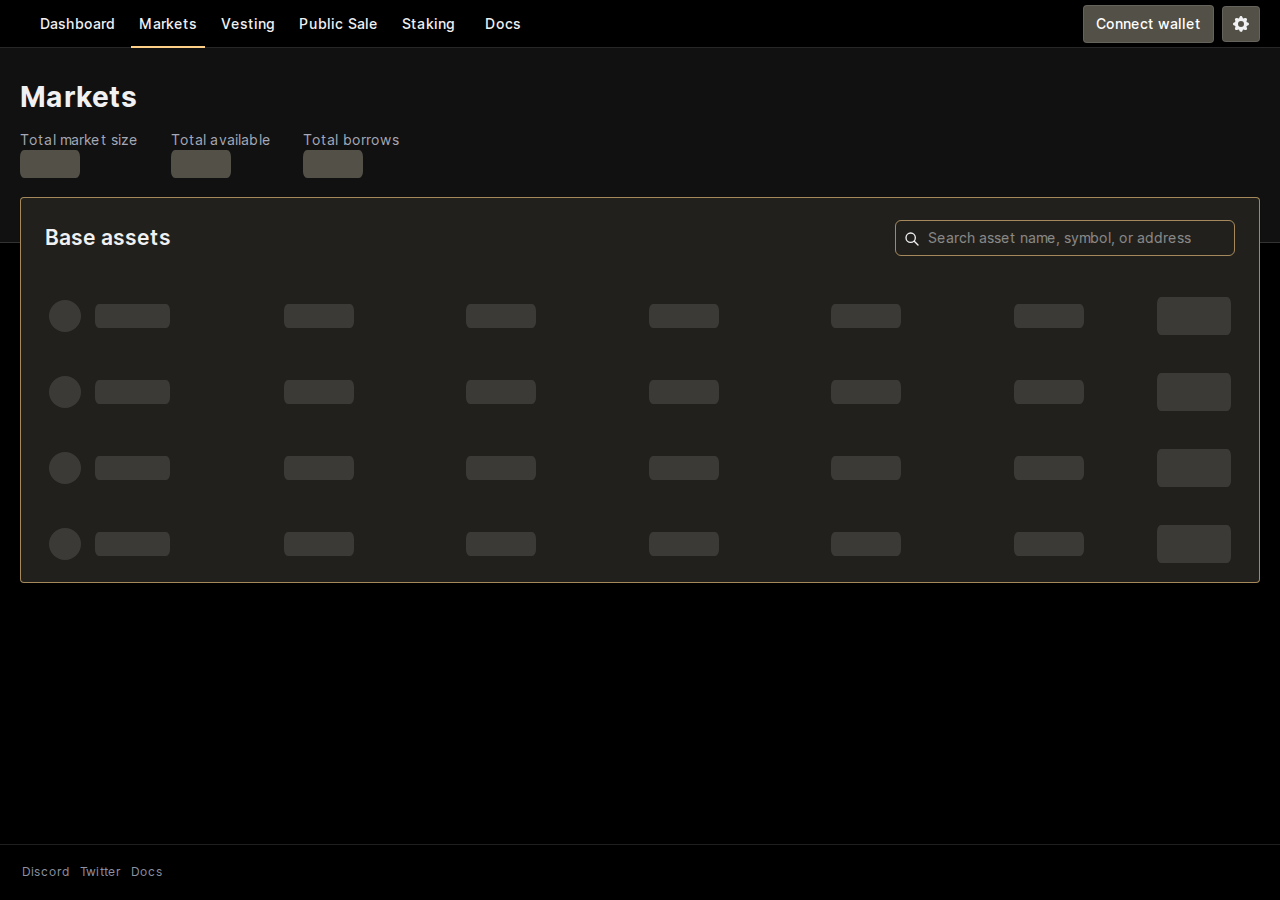
<file: markets/index.html>
<!DOCTYPE html><html lang="en"><head><meta charSet="utf-8"/><meta name="viewport" content="initial-scale=1, width=device-width"/><link rel="apple-touch-icon" sizes="180x180" href="/apple-touch-icon.png"/><link rel="icon" type="image/png" sizes="32x32" href="/favicon-32x32.png"/><link rel="icon" type="image/png" sizes="16x16" href="/favicon-16x16.png"/><link rel="manifest" href="/site.webmanifest"/><link rel="mask-icon" href="/safari-pinned-tab.svg" color="#5bbad5"/><meta name="msapplication-TileColor" content="#da532c"/><meta name="theme-color" content="#ffffff"/><title>YieldLend - YieldLend</title><meta name="description" content="YieldLend is a lending protocol on Base with veMeme tokenomics."/><meta property="og:title" content="YieldLend - YieldLend"/><meta property="og:description" content="YieldLend is a lending protocol on Base with veMeme tokenomics."/><meta property="og:image" content="https://i.imgur.com/8z6Nk87.png"/><meta name="twitter:image" content="https://i.imgur.com/8z6Nk87.png"/><meta name="twitter:image:alt" content="aave governance image"/><meta name="twitter:site" content="@AaveAave"/><meta property="twitter:card" content="summary_large_image"/><meta name="twitter:title" content="YieldLend"/><meta name="twitter:description" content="YieldLend is a lending protocol on Base with veMeme tokenomics."/><meta name="keywords" content="Decentralized Finance, DeFi, lending, borrowing, stablecoins, Ethereum, assets, erc-20, smart contracts, open finance, trustless"/><link rel="apple-touch-icon" href="/aave_icon180.png"/><meta name="apple-mobile-web-app-title" content="YieldLend"/><meta name="apple-mobile-web-app-capable" content="yes"/><meta name="apple-mobile-web-app-status-bar-style" content="black"/><meta name="next-head-count" content="25"/><meta name="theme-color" content="#000"/><link rel="shortcut icon" href="/favicon.ico"/><link rel="manifest" href="/manifest.json"/><style data-emotion="css-global 0"></style><style data-emotion="css-global l6yb46">html{-webkit-font-smoothing:antialiased;-moz-osx-font-smoothing:grayscale;box-sizing:border-box;-webkit-text-size-adjust:100%;}*,*::before,*::after{box-sizing:inherit;}strong,b{font-weight:700;}body{margin:0;color:#F1F1F3;background-color:#000;}@media print{body{background-color:#fff;}}body::backdrop{background-color:#000;}body{font-family:Inter,Arial;font-weight:400;font-size:0.875rem;min-width:375px;}body >div:first-of-type{min-height:100vh;display:-webkit-box;display:-webkit-flex;display:-ms-flexbox;display:flex;-webkit-flex-direction:column;-ms-flex-direction:column;flex-direction:column;}</style><style data-emotion="css-global animation-c7515d">@-webkit-keyframes animation-c7515d{0%{opacity:1;}50%{opacity:0.4;}100%{opacity:1;}}@keyframes animation-c7515d{0%{opacity:1;}50%{opacity:0.4;}100%{opacity:1;}}</style><style data-emotion="css-global 1prfaxn">@-webkit-keyframes mui-auto-fill{from{display:block;}}@keyframes mui-auto-fill{from{display:block;}}@-webkit-keyframes mui-auto-fill-cancel{from{display:block;}}@keyframes mui-auto-fill-cancel{from{display:block;}}</style><style data-emotion="css 1sk8kew 5hicrt 1me2gch 1dvha5n fpqt3r 10dprq 1jo2jrl i9gxme 1a401w3 781rlv q5q60p 1100lx1 b95f0i gvnjnt qqoy95 bdugjf 1czjwln 1yp4ln 19d882k gr0tg3 k7vncv ltjh6b j7qwjs 18biwo 1fzsl0k a0wigx 1v1qjf7 m5x3pi xp5l01 19zr2gl iwds49 12d2mry 1m26qky 1u3puas 1v6lj4c 1oza93s 14aub4a bhhpxe 8crlfm ymezwo 13o7eu2 13geysb 1qutw7v 10fhpjj 1h4si8e 2eei1g 11udp8r h6n8ks 103kn7e 15zum9u tgjpic 1o62gjw">.css-1sk8kew{height:48px;position:-webkit-sticky;position:sticky;top:0;-webkit-transition:top 300ms cubic-bezier(0.4, 0, 0.2, 1) 0ms;transition:top 300ms cubic-bezier(0.4, 0, 0.2, 1) 0ms;z-index:1100;background-color:#000;display:-webkit-box;display:-webkit-flex;display:-ms-flexbox;display:flex;-webkit-align-items:center;-webkit-box-align:center;-ms-flex-align:center;align-items:center;-webkit-flex-direction:space-between;-ms-flex-direction:space-between;flex-direction:space-between;box-shadow:inset 0px -1px 0px rgba(242, 243, 247, 0.16);}@media (min-width:0px){.css-1sk8kew{padding:8px 8px 8px 20px;}}@media (min-width:640px){.css-1sk8kew{padding:8px 20px;}}.css-5hicrt{margin-right:12px;}@media (min-width:0px){.css-1me2gch{display:none;}}@media (min-width:960px){.css-1me2gch{display:block;}}.css-1dvha5n{list-style:none;margin:0;padding:0;position:relative;display:-webkit-box;display:-webkit-flex;display:-ms-flexbox;display:flex;}.css-1dvha5n .MuiMenuItem-root+.MuiDivider-root,.css-1dvha5n .MuiDivider-root{margin-top:4px;margin-bottom:4px;}@media (min-width:0px){.css-1dvha5n{-webkit-align-items:flex-start;-webkit-box-align:flex-start;-ms-flex-align:flex-start;align-items:flex-start;-webkit-flex-direction:column;-ms-flex-direction:column;flex-direction:column;}}@media (min-width:960px){.css-1dvha5n{-webkit-align-items:center;-webkit-box-align:center;-ms-flex-align:center;align-items:center;-webkit-flex-direction:row;-ms-flex-direction:row;flex-direction:row;}}.css-fpqt3r{display:-webkit-box;display:-webkit-flex;display:-ms-flexbox;display:flex;-webkit-box-pack:start;-ms-flex-pack:start;-webkit-justify-content:flex-start;justify-content:flex-start;-webkit-align-items:center;-webkit-box-align:center;-ms-flex-align:center;align-items:center;position:relative;-webkit-text-decoration:none;text-decoration:none;width:100%;box-sizing:border-box;text-align:left;}.css-fpqt3r.Mui-focusVisible{background-color:#fed0871F;}.css-fpqt3r.Mui-selected{background-color:rgba(234, 235, 239, 0.16);}.css-fpqt3r.Mui-selected.Mui-focusVisible{background-color:rgba(234, 235, 239, 0.28);}.css-fpqt3r.Mui-disabled{opacity:0.38;}@media (min-width:0px){.css-fpqt3r{width:100%;margin-right:0px;}}@media (min-width:960px){.css-fpqt3r{width:unset;margin-right:8px;}}.css-10dprq{margin:0;font-family:Inter,Arial;font-weight:400;letter-spacing:0.009375rem;line-height:143%;font-size:0.875rem;color:#EAEBEF;-webkit-text-decoration:none;text-decoration:none;display:-webkit-inline-box;display:-webkit-inline-flex;display:-ms-inline-flexbox;display:inline-flex;-webkit-align-items:center;-webkit-box-align:center;-ms-flex-align:center;align-items:center;-webkit-box-pack:center;-ms-flex-pack:center;-webkit-justify-content:center;justify-content:center;position:relative;box-sizing:border-box;-webkit-tap-highlight-color:transparent;background-color:transparent;outline:0;border:0;margin:0;border-radius:0;padding:0;cursor:pointer;-webkit-user-select:none;-moz-user-select:none;-ms-user-select:none;user-select:none;vertical-align:middle;-moz-appearance:none;-webkit-appearance:none;-webkit-text-decoration:none;text-decoration:none;color:inherit;min-width:64px;padding:6px 8px;border-radius:4px;-webkit-transition:background-color 250ms cubic-bezier(0.4, 0, 0.2, 1) 0ms,box-shadow 250ms cubic-bezier(0.4, 0, 0.2, 1) 0ms,border-color 250ms cubic-bezier(0.4, 0, 0.2, 1) 0ms,color 250ms cubic-bezier(0.4, 0, 0.2, 1) 0ms;transition:background-color 250ms cubic-bezier(0.4, 0, 0.2, 1) 0ms,box-shadow 250ms cubic-bezier(0.4, 0, 0.2, 1) 0ms,border-color 250ms cubic-bezier(0.4, 0, 0.2, 1) 0ms,color 250ms cubic-bezier(0.4, 0, 0.2, 1) 0ms;color:#EAEBEF;box-shadow:none;border-radius:4px;font-family:Inter,Arial;font-weight:500;line-height:1.5rem;font-size:0.875rem;padding:6px 12px;color:#F1F1F3;padding:6px 8px;position:relative;}.css-10dprq::-moz-focus-inner{border-style:none;}.css-10dprq.Mui-disabled{pointer-events:none;cursor:default;}@media print{.css-10dprq{-webkit-print-color-adjust:exact;color-adjust:exact;}}.css-10dprq:hover{-webkit-text-decoration:none;text-decoration:none;background-color:rgba(234, 235, 239, 0.08);}@media (hover: none){.css-10dprq:hover{background-color:transparent;}}.css-10dprq.Mui-disabled{color:#fed0874D;}.css-10dprq:hover{box-shadow:none;}.css-10dprq.Mui-focusVisible{box-shadow:none;}.css-10dprq:active{box-shadow:none;}.css-10dprq.Mui-disabled{box-shadow:none;}.active.css-10dprq:after,.css-10dprq:hover.css-10dprq:after{-webkit-transform:scaleX(1);-moz-transform:scaleX(1);-ms-transform:scaleX(1);transform:scaleX(1);transform-origin:bottom left;}.css-10dprq:after{content:'';position:absolute;width:100%;-webkit-transform:scaleX(0);-moz-transform:scaleX(0);-ms-transform:scaleX(0);transform:scaleX(0);height:2px;bottom:-6px;left:0;background:linear-gradient(248.86deg, #fed087 10.51%, #fed087 93.41%);transform-origin:bottom right;-webkit-transition:-webkit-transform 0.25s ease-out;transition:transform 0.25s ease-out;}.css-1jo2jrl{margin:0;font-family:Inter,Arial;font-weight:400;letter-spacing:0.009375rem;line-height:143%;font-size:0.875rem;color:#EAEBEF;-webkit-text-decoration:none;text-decoration:none;display:-webkit-inline-box;display:-webkit-inline-flex;display:-ms-inline-flexbox;display:inline-flex;-webkit-align-items:center;-webkit-box-align:center;-ms-flex-align:center;align-items:center;-webkit-box-pack:center;-ms-flex-pack:center;-webkit-justify-content:center;justify-content:center;position:relative;box-sizing:border-box;-webkit-tap-highlight-color:transparent;background-color:transparent;outline:0;border:0;margin:0;border-radius:0;padding:0;cursor:pointer;-webkit-user-select:none;-moz-user-select:none;-ms-user-select:none;user-select:none;vertical-align:middle;-moz-appearance:none;-webkit-appearance:none;-webkit-text-decoration:none;text-decoration:none;color:inherit;min-width:64px;padding:6px 8px;border-radius:4px;-webkit-transition:background-color 250ms cubic-bezier(0.4, 0, 0.2, 1) 0ms,box-shadow 250ms cubic-bezier(0.4, 0, 0.2, 1) 0ms,border-color 250ms cubic-bezier(0.4, 0, 0.2, 1) 0ms,color 250ms cubic-bezier(0.4, 0, 0.2, 1) 0ms;transition:background-color 250ms cubic-bezier(0.4, 0, 0.2, 1) 0ms,box-shadow 250ms cubic-bezier(0.4, 0, 0.2, 1) 0ms,border-color 250ms cubic-bezier(0.4, 0, 0.2, 1) 0ms,color 250ms cubic-bezier(0.4, 0, 0.2, 1) 0ms;color:#EAEBEF;box-shadow:none;border-radius:4px;font-family:Inter,Arial;font-weight:500;line-height:1.5rem;font-size:0.875rem;padding:6px 12px;color:#F1F1F3;padding:6px 8px;position:relative;}.css-1jo2jrl::-moz-focus-inner{border-style:none;}.css-1jo2jrl.Mui-disabled{pointer-events:none;cursor:default;}@media print{.css-1jo2jrl{-webkit-print-color-adjust:exact;color-adjust:exact;}}.css-1jo2jrl:hover{-webkit-text-decoration:none;text-decoration:none;background-color:rgba(234, 235, 239, 0.08);}@media (hover: none){.css-1jo2jrl:hover{background-color:transparent;}}.css-1jo2jrl.Mui-disabled{color:#fed0874D;}.css-1jo2jrl:hover{box-shadow:none;}.css-1jo2jrl.Mui-focusVisible{box-shadow:none;}.css-1jo2jrl:active{box-shadow:none;}.css-1jo2jrl.Mui-disabled{box-shadow:none;}.active.css-1jo2jrl:after,.css-1jo2jrl:hover.css-1jo2jrl:after{-webkit-transform:scaleX(1);-moz-transform:scaleX(1);-ms-transform:scaleX(1);transform:scaleX(1);transform-origin:bottom left;}.css-1jo2jrl:after{content:'';position:absolute;width:100%;-webkit-transform:scaleX(0);-moz-transform:scaleX(0);-ms-transform:scaleX(0);transform:scaleX(0);height:2px;bottom:-6px;left:0;background:linear-gradient(248.86deg, #fed087 10.51%, #fed087 93.41%);transform-origin:bottom right;-webkit-transition:-webkit-transform 0.25s ease-out;transition:transform 0.25s ease-out;}.css-i9gxme{-webkit-box-flex:1;-webkit-flex-grow:1;-ms-flex-positive:1;flex-grow:1;}.css-1a401w3{display:-webkit-inline-box;display:-webkit-inline-flex;display:-ms-inline-flexbox;display:inline-flex;-webkit-align-items:center;-webkit-box-align:center;-ms-flex-align:center;align-items:center;-webkit-box-pack:center;-ms-flex-pack:center;-webkit-justify-content:center;justify-content:center;position:relative;box-sizing:border-box;-webkit-tap-highlight-color:transparent;background-color:transparent;outline:0;border:0;margin:0;border-radius:0;padding:0;cursor:pointer;-webkit-user-select:none;-moz-user-select:none;-ms-user-select:none;user-select:none;vertical-align:middle;-moz-appearance:none;-webkit-appearance:none;-webkit-text-decoration:none;text-decoration:none;color:inherit;min-width:64px;padding:6px 16px;border-radius:4px;-webkit-transition:background-color 250ms cubic-bezier(0.4, 0, 0.2, 1) 0ms,box-shadow 250ms cubic-bezier(0.4, 0, 0.2, 1) 0ms,border-color 250ms cubic-bezier(0.4, 0, 0.2, 1) 0ms,color 250ms cubic-bezier(0.4, 0, 0.2, 1) 0ms;transition:background-color 250ms cubic-bezier(0.4, 0, 0.2, 1) 0ms,box-shadow 250ms cubic-bezier(0.4, 0, 0.2, 1) 0ms,border-color 250ms cubic-bezier(0.4, 0, 0.2, 1) 0ms,color 250ms cubic-bezier(0.4, 0, 0.2, 1) 0ms;box-shadow:none;border-radius:4px;font-family:Inter,Arial;font-weight:500;line-height:1.5rem;font-size:0.875rem;padding:6px 12px;color:#fff;border:1px solid;border-color:#EBEBED1F;background-color:#535047;}.css-1a401w3::-moz-focus-inner{border-style:none;}.css-1a401w3.Mui-disabled{pointer-events:none;cursor:default;}@media print{.css-1a401w3{-webkit-print-color-adjust:exact;color-adjust:exact;}}.css-1a401w3:hover{-webkit-text-decoration:none;text-decoration:none;background-color:rgba(241, 241, 243, 0.08);}@media (hover: none){.css-1a401w3:hover{background-color:transparent;}}.css-1a401w3.Mui-disabled{color:#fed0874D;}.css-1a401w3:hover{box-shadow:none;}.css-1a401w3.Mui-focusVisible{box-shadow:none;}.css-1a401w3:active{box-shadow:none;}.css-1a401w3.Mui-disabled{box-shadow:none;}.css-1a401w3:hover,.css-1a401w3.Mui-focusVisible{background-color:#000;}.css-781rlv{display:-webkit-inline-box;display:-webkit-inline-flex;display:-ms-inline-flexbox;display:inline-flex;-webkit-align-items:center;-webkit-box-align:center;-ms-flex-align:center;align-items:center;-webkit-box-pack:center;-ms-flex-pack:center;-webkit-justify-content:center;justify-content:center;position:relative;box-sizing:border-box;-webkit-tap-highlight-color:transparent;background-color:transparent;outline:0;border:0;margin:0;border-radius:0;padding:0;cursor:pointer;-webkit-user-select:none;-moz-user-select:none;-ms-user-select:none;user-select:none;vertical-align:middle;-moz-appearance:none;-webkit-appearance:none;-webkit-text-decoration:none;text-decoration:none;color:inherit;min-width:64px;padding:6px 16px;border-radius:4px;-webkit-transition:background-color 250ms cubic-bezier(0.4, 0, 0.2, 1) 0ms,box-shadow 250ms cubic-bezier(0.4, 0, 0.2, 1) 0ms,border-color 250ms cubic-bezier(0.4, 0, 0.2, 1) 0ms,color 250ms cubic-bezier(0.4, 0, 0.2, 1) 0ms;transition:background-color 250ms cubic-bezier(0.4, 0, 0.2, 1) 0ms,box-shadow 250ms cubic-bezier(0.4, 0, 0.2, 1) 0ms,border-color 250ms cubic-bezier(0.4, 0, 0.2, 1) 0ms,color 250ms cubic-bezier(0.4, 0, 0.2, 1) 0ms;box-shadow:none;border-radius:4px;font-family:Inter,Arial;font-weight:500;line-height:1.5rem;font-size:0.875rem;padding:6px 12px;color:#fff;border:1px solid;border-color:#EBEBED1F;background-color:#535047;padding:7px 8px;min-width:unset;margin-left:8px;}.css-781rlv::-moz-focus-inner{border-style:none;}.css-781rlv.Mui-disabled{pointer-events:none;cursor:default;}@media print{.css-781rlv{-webkit-print-color-adjust:exact;color-adjust:exact;}}.css-781rlv:hover{-webkit-text-decoration:none;text-decoration:none;background-color:rgba(241, 241, 243, 0.08);}@media (hover: none){.css-781rlv:hover{background-color:transparent;}}.css-781rlv.Mui-disabled{color:#fed0874D;}.css-781rlv:hover{box-shadow:none;}.css-781rlv.Mui-focusVisible{box-shadow:none;}.css-781rlv:active{box-shadow:none;}.css-781rlv.Mui-disabled{box-shadow:none;}.css-781rlv:hover,.css-781rlv.Mui-focusVisible{background-color:#000;}.css-q5q60p{-webkit-user-select:none;-moz-user-select:none;-ms-user-select:none;user-select:none;width:1em;height:1em;display:inline-block;fill:currentColor;-webkit-flex-shrink:0;-ms-flex-negative:0;flex-shrink:0;-webkit-transition:fill 200ms cubic-bezier(0.4, 0, 0.2, 1) 0ms;transition:fill 200ms cubic-bezier(0.4, 0, 0.2, 1) 0ms;font-size:1.25rem;color:#F1F1F3;}@media (min-width:0px){.css-1100lx1{display:-webkit-box;display:-webkit-flex;display:-ms-flexbox;display:flex;}}@media (min-width:960px){.css-1100lx1{display:none;}}.css-b95f0i{display:-webkit-box;display:-webkit-flex;display:-ms-flexbox;display:flex;-webkit-flex-direction:column;-ms-flex-direction:column;flex-direction:column;-webkit-flex:1;-ms-flex:1;flex:1;}.css-gvnjnt{background:#111;border-bottom:1px solid #333;color:#F1F1F3;}.css-qqoy95{padding-bottom:64px;color:#F1F1F3;}@media (min-width:0px){.css-qqoy95{padding-top:24px;}}@media (min-width:960px){.css-qqoy95{padding-top:32px;}}.css-bdugjf{width:100%;margin-left:auto;box-sizing:border-box;margin-right:auto;display:block;padding-left:8px;padding-right:8px;display:-webkit-box;display:-webkit-flex;display:-ms-flexbox;display:flex;-webkit-flex-direction:column;-ms-flex-direction:column;flex-direction:column;-webkit-flex:1;-ms-flex:1;flex:1;padding-bottom:39px;display:-webkit-box;display:-webkit-flex;display:-ms-flexbox;display:flex;-webkit-flex-direction:column;-ms-flex-direction:column;flex-direction:column;-webkit-flex:1;-ms-flex:1;flex:1;padding-bottom:0px;}@media (min-width:760px){.css-bdugjf{padding-left:12px;padding-right:12px;}}@media (min-width:1280px){.css-bdugjf{max-width:1280px;}}@media (min-width:0px){.css-bdugjf{padding-left:8px;padding-right:8px;}}@media (min-width:640px){.css-bdugjf{padding-left:20px;padding-right:20px;}}@media (min-width:760px){.css-bdugjf{padding-left:48px;padding-right:48px;}}@media (min-width:960px){.css-bdugjf{padding-left:96px;padding-right:96px;}}@media (min-width:1280px){.css-bdugjf{padding-left:20px;padding-right:20px;}}@media (min-width:1575px){.css-bdugjf{max-width:unset;padding-left:96px;padding-right:96px;}}@media (min-width:1800px){.css-bdugjf{padding-left:0;padding-right:0;max-width:1440px;}}@media (min-width:0px){.css-bdugjf{padding-left:8px;padding-right:8px;max-width:unset;}}@media (min-width:640px){.css-bdugjf{padding-left:20px;padding-right:20px;}}@media (min-width:760px){.css-bdugjf{padding-left:48px;padding-right:48px;}}@media (min-width:960px){.css-bdugjf{padding-left:20px;padding-right:20px;}}@media (min-width:1280px){.css-bdugjf{padding-left:0px;padding-right:0px;max-width:1240px;}}@media (min-width:1575px){.css-bdugjf{padding-left:96px;padding-right:96px;max-width:unset;}}@media (min-width:1800px){.css-bdugjf{padding-left:0px;padding-right:0px;max-width:1440px;}}.css-1czjwln{display:-webkit-box;display:-webkit-flex;display:-ms-flexbox;display:flex;margin-bottom:16px;}@media (min-width:0px){.css-1czjwln{-webkit-align-items:flex-start;-webkit-box-align:flex-start;-ms-flex-align:flex-start;align-items:flex-start;-webkit-flex-direction:column;-ms-flex-direction:column;flex-direction:column;}}@media (min-width:640px){.css-1czjwln{-webkit-align-items:center;-webkit-box-align:center;-ms-flex-align:center;align-items:center;-webkit-flex-direction:row;-ms-flex-direction:row;flex-direction:row;}}.css-1yp4ln{display:-webkit-box;display:-webkit-flex;display:-ms-flexbox;display:flex;-webkit-align-items:flex-start;-webkit-box-align:flex-start;-ms-flex-align:flex-start;align-items:flex-start;}.css-19d882k{margin:0;font-family:Inter,Arial;font-weight:700;letter-spacing:0.015625rem;line-height:123.5%;font-size:1.75rem;color:text.white;}@media (min-width:0px){.css-19d882k{margin-right:20px;margin-bottom:4px;}}@media (min-width:640px){.css-19d882k{margin-right:12px;margin-bottom:0px;}}.css-gr0tg3{display:-webkit-box;display:-webkit-flex;display:-ms-flexbox;display:flex;-webkit-align-items:flex-start;-webkit-box-align:flex-start;-ms-flex-align:flex-start;align-items:flex-start;-webkit-box-flex-wrap:wrap;-webkit-flex-wrap:wrap;-ms-flex-wrap:wrap;flex-wrap:wrap;margin-bottom:0px;}.css-k7vncv{display:-webkit-box;display:-webkit-flex;display:-ms-flexbox;display:flex;-webkit-align-items:flex-start;-webkit-box-align:flex-start;-ms-flex-align:flex-start;align-items:flex-start;-webkit-box-flex-wrap:wrap;-webkit-flex-wrap:wrap;-ms-flex-wrap:wrap;flex-wrap:wrap;width:100%;}@media (min-width:0px){.css-k7vncv{gap:12px;}}@media (min-width:640px){.css-k7vncv{gap:32px;}}.css-ltjh6b{display:-webkit-box;display:-webkit-flex;display:-ms-flexbox;display:flex;-webkit-align-items:center;-webkit-box-align:center;-ms-flex-align:center;align-items:center;}@media (min-width:0px){.css-ltjh6b{width:calc(50% - 12px);}}@media (min-width:640px){.css-ltjh6b{width:unset;}}.css-j7qwjs{display:-webkit-box;display:-webkit-flex;display:-ms-flexbox;display:flex;-webkit-flex-direction:column;-ms-flex-direction:column;flex-direction:column;}.css-18biwo{display:-webkit-inline-box;display:-webkit-inline-flex;display:-ms-inline-flexbox;display:inline-flex;-webkit-align-items:center;-webkit-box-align:center;-ms-flex-align:center;align-items:center;}.css-1fzsl0k{margin:0;font-family:Inter,Arial;font-weight:400;letter-spacing:0.009375rem;line-height:1rem;font-size:0.75rem;color:#A5A8B6;}.css-a0wigx{display:block;background-color:rgba(241, 241, 243, 0.13);height:auto;margin-top:0;margin-bottom:0;transform-origin:0 55%;-webkit-transform:scale(1, 0.60);-moz-transform:scale(1, 0.60);-ms-transform:scale(1, 0.60);transform:scale(1, 0.60);border-radius:4px/6.7px;-webkit-animation:animation-c7515d 1.5s ease-in-out 0.5s infinite;animation:animation-c7515d 1.5s ease-in-out 0.5s infinite;-webkit-transform:unset;-moz-transform:unset;-ms-transform:unset;transform:unset;background:#535047;}.css-a0wigx:empty:before{content:"\00a0";}.css-1v1qjf7{display:-webkit-box;display:-webkit-flex;display:-ms-flexbox;display:flex;-webkit-flex-direction:column;-ms-flex-direction:column;flex-direction:column;-webkit-align-items:center;-webkit-box-align:center;-ms-flex-align:center;align-items:center;-webkit-flex:1;-ms-flex:1;flex:1;}@media (min-width:0px){.css-1v1qjf7{margin-top:-32px;}}@media (min-width:1280px){.css-1v1qjf7{margin-top:-46px;}}@media (min-width:1575px){.css-1v1qjf7{margin-top:-44px;}}@media (min-width:1800px){.css-1v1qjf7{margin-top:-48px;}}.css-m5x3pi{width:100%;margin-left:auto;box-sizing:border-box;margin-right:auto;display:block;padding-left:8px;padding-right:8px;display:-webkit-box;display:-webkit-flex;display:-ms-flexbox;display:flex;-webkit-flex-direction:column;-ms-flex-direction:column;flex-direction:column;-webkit-flex:1;-ms-flex:1;flex:1;padding-bottom:39px;display:-webkit-box;display:-webkit-flex;display:-ms-flexbox;display:flex;-webkit-flex-direction:column;-ms-flex-direction:column;flex-direction:column;-webkit-flex:1;-ms-flex:1;flex:1;padding-bottom:39px;}@media (min-width:760px){.css-m5x3pi{padding-left:12px;padding-right:12px;}}@media (min-width:1280px){.css-m5x3pi{max-width:1280px;}}@media (min-width:0px){.css-m5x3pi{padding-left:8px;padding-right:8px;}}@media (min-width:640px){.css-m5x3pi{padding-left:20px;padding-right:20px;}}@media (min-width:760px){.css-m5x3pi{padding-left:48px;padding-right:48px;}}@media (min-width:960px){.css-m5x3pi{padding-left:96px;padding-right:96px;}}@media (min-width:1280px){.css-m5x3pi{padding-left:20px;padding-right:20px;}}@media (min-width:1575px){.css-m5x3pi{max-width:unset;padding-left:96px;padding-right:96px;}}@media (min-width:1800px){.css-m5x3pi{padding-left:0;padding-right:0;max-width:1440px;}}@media (min-width:0px){.css-m5x3pi{padding-left:8px;padding-right:8px;max-width:unset;}}@media (min-width:640px){.css-m5x3pi{padding-left:20px;padding-right:20px;}}@media (min-width:760px){.css-m5x3pi{padding-left:48px;padding-right:48px;}}@media (min-width:960px){.css-m5x3pi{padding-left:20px;padding-right:20px;}}@media (min-width:1280px){.css-m5x3pi{padding-left:0px;padding-right:0px;max-width:1240px;}}@media (min-width:1575px){.css-m5x3pi{padding-left:96px;padding-right:96px;max-width:unset;}}@media (min-width:1800px){.css-m5x3pi{padding-left:0px;padding-right:0px;max-width:1440px;}}.css-xp5l01{background-color:#434037;color:#F1F1F3;-webkit-transition:box-shadow 300ms cubic-bezier(0.4, 0, 0.2, 1) 0ms;transition:box-shadow 300ms cubic-bezier(0.4, 0, 0.2, 1) 0ms;border-radius:4px;box-shadow:0px 2px 1px -1px rgba(0,0,0,0.2),0px 1px 1px 0px rgba(0,0,0,0.14),0px 1px 3px 0px rgba(0,0,0,0.12);background-image:linear-gradient(rgba(255, 255, 255, 0.05), rgba(255, 255, 255, 0.05));border-radius:4px;box-shadow:0px 2px 1px rgba(0, 0, 0, 0.05),0px 0px 1px rgba(0, 0, 0, 0.25);background-image:none;background:#21201c;margin-top:0px;border:1px solid #fed08799;}.css-19zr2gl{display:-webkit-box;display:-webkit-flex;display:-ms-flexbox;display:flex;-webkit-align-items:center;-webkit-box-align:center;-ms-flex-align:center;align-items:center;-webkit-box-pack:justify;-webkit-justify-content:space-between;justify-content:space-between;}@media (min-width:0px){.css-19zr2gl{padding-left:16px;padding-right:16px;padding-top:14px;padding-bottom:14px;}}@media (min-width:640px){.css-19zr2gl{padding-left:24px;padding-right:24px;padding-top:16px;padding-bottom:16px;}}.css-iwds49{width:100%;display:-webkit-box;display:-webkit-flex;display:-ms-flexbox;display:flex;padding-top:3.6px;padding-bottom:3.6px;}@media (min-width:0px){.css-iwds49{-webkit-align-items:flex-start;-webkit-box-align:flex-start;-ms-flex-align:flex-start;align-items:flex-start;-webkit-flex-direction:column;-ms-flex-direction:column;flex-direction:column;}}@media (min-width:640px){.css-iwds49{-webkit-align-items:center;-webkit-box-align:center;-ms-flex-align:center;align-items:center;-webkit-flex-direction:row;-ms-flex-direction:row;flex-direction:row;}}.css-12d2mry{width:100%;display:-webkit-box;display:-webkit-flex;display:-ms-flexbox;display:flex;-webkit-align-items:center;-webkit-box-align:center;-ms-flex-align:center;align-items:center;-webkit-box-pack:justify;-webkit-justify-content:space-between;justify-content:space-between;}.css-1m26qky{margin:0;font-family:Inter,Arial;font-weight:600;letter-spacing:unset;line-height:133.4%;font-size:1.3125rem;margin-right:16px;}.css-1u3puas{height:40px;width:unset;position:relative;display:-webkit-box;display:-webkit-flex;display:-ms-flexbox;display:flex;-webkit-align-items:center;-webkit-box-align:center;-ms-flex-align:center;align-items:center;-webkit-box-pack:justify;-webkit-justify-content:space-between;justify-content:space-between;}.css-1v6lj4c{width:100%;display:-webkit-box;display:-webkit-flex;display:-ms-flexbox;display:flex;-webkit-box-pack:justify;-webkit-justify-content:space-between;justify-content:space-between;}.css-1oza93s{display:-webkit-box;display:-webkit-flex;display:-ms-flexbox;display:flex;-webkit-align-items:center;-webkit-box-align:center;-ms-flex-align:center;align-items:center;gap:8px;border:1px solid #fed08799;border-radius:6px;height:36px;}@media (min-width:0px){.css-1oza93s{width:100%;}}@media (min-width:760px){.css-1oza93s{width:340px;}}.css-14aub4a{margin-left:8px;margin-top:4px;}.css-bhhpxe{color:#F1F1F3;line-height:1.4375em;box-sizing:border-box;position:relative;cursor:text;display:-webkit-inline-box;display:-webkit-inline-flex;display:-ms-inline-flexbox;display:inline-flex;-webkit-align-items:center;-webkit-box-align:center;-ms-flex-align:center;align-items:center;width:100%;}.css-bhhpxe.Mui-disabled{color:#62677B;cursor:default;}@media (min-width:0px){.css-bhhpxe{font-size:16px;}}@media (min-width:760px){.css-bhhpxe{font-size:14px;}}.css-8crlfm{font:inherit;letter-spacing:inherit;color:currentColor;padding:4px 0 5px;border:0;box-sizing:content-box;background:none;height:1.4375em;margin:0;-webkit-tap-highlight-color:transparent;display:block;min-width:0;width:100%;-webkit-animation-name:mui-auto-fill-cancel;animation-name:mui-auto-fill-cancel;-webkit-animation-duration:10ms;animation-duration:10ms;}.css-8crlfm::-webkit-input-placeholder{color:currentColor;opacity:0.5;-webkit-transition:opacity 200ms cubic-bezier(0.4, 0, 0.2, 1) 0ms;transition:opacity 200ms cubic-bezier(0.4, 0, 0.2, 1) 0ms;}.css-8crlfm::-moz-placeholder{color:currentColor;opacity:0.5;-webkit-transition:opacity 200ms cubic-bezier(0.4, 0, 0.2, 1) 0ms;transition:opacity 200ms cubic-bezier(0.4, 0, 0.2, 1) 0ms;}.css-8crlfm:-ms-input-placeholder{color:currentColor;opacity:0.5;-webkit-transition:opacity 200ms cubic-bezier(0.4, 0, 0.2, 1) 0ms;transition:opacity 200ms cubic-bezier(0.4, 0, 0.2, 1) 0ms;}.css-8crlfm::-ms-input-placeholder{color:currentColor;opacity:0.5;-webkit-transition:opacity 200ms cubic-bezier(0.4, 0, 0.2, 1) 0ms;transition:opacity 200ms cubic-bezier(0.4, 0, 0.2, 1) 0ms;}.css-8crlfm:focus{outline:0;}.css-8crlfm:invalid{box-shadow:none;}.css-8crlfm::-webkit-search-decoration{-webkit-appearance:none;}label[data-shrink=false]+.MuiInputBase-formControl .css-8crlfm::-webkit-input-placeholder{opacity:0!important;}label[data-shrink=false]+.MuiInputBase-formControl .css-8crlfm::-moz-placeholder{opacity:0!important;}label[data-shrink=false]+.MuiInputBase-formControl .css-8crlfm:-ms-input-placeholder{opacity:0!important;}label[data-shrink=false]+.MuiInputBase-formControl .css-8crlfm::-ms-input-placeholder{opacity:0!important;}label[data-shrink=false]+.MuiInputBase-formControl .css-8crlfm:focus::-webkit-input-placeholder{opacity:0.5;}label[data-shrink=false]+.MuiInputBase-formControl .css-8crlfm:focus::-moz-placeholder{opacity:0.5;}label[data-shrink=false]+.MuiInputBase-formControl .css-8crlfm:focus:-ms-input-placeholder{opacity:0.5;}label[data-shrink=false]+.MuiInputBase-formControl .css-8crlfm:focus::-ms-input-placeholder{opacity:0.5;}.css-8crlfm.Mui-disabled{opacity:1;-webkit-text-fill-color:#62677B;}.css-8crlfm:-webkit-autofill{-webkit-animation-duration:5000s;animation-duration:5000s;-webkit-animation-name:mui-auto-fill;animation-name:mui-auto-fill;}.css-ymezwo{display:-webkit-inline-box;display:-webkit-inline-flex;display:-ms-inline-flexbox;display:inline-flex;-webkit-align-items:center;-webkit-box-align:center;-ms-flex-align:center;align-items:center;-webkit-box-pack:center;-ms-flex-pack:center;-webkit-justify-content:center;justify-content:center;position:relative;box-sizing:border-box;-webkit-tap-highlight-color:transparent;background-color:transparent;outline:0;border:0;margin:0;border-radius:0;padding:0;cursor:pointer;-webkit-user-select:none;-moz-user-select:none;-ms-user-select:none;user-select:none;vertical-align:middle;-moz-appearance:none;-webkit-appearance:none;-webkit-text-decoration:none;text-decoration:none;color:inherit;text-align:center;-webkit-flex:0 0 auto;-ms-flex:0 0 auto;flex:0 0 auto;font-size:1.5rem;padding:8px;border-radius:50%;overflow:visible;color:#fed0878F;-webkit-transition:background-color 150ms cubic-bezier(0.4, 0, 0.2, 1) 0ms;transition:background-color 150ms cubic-bezier(0.4, 0, 0.2, 1) 0ms;padding:0px;margin-right:8px;visibility:hidden;}.css-ymezwo::-moz-focus-inner{border-style:none;}.css-ymezwo.Mui-disabled{pointer-events:none;cursor:default;}@media print{.css-ymezwo{-webkit-print-color-adjust:exact;color-adjust:exact;}}.css-ymezwo:hover{background-color:rgba(254, 208, 135, 0.08);}@media (hover: none){.css-ymezwo:hover{background-color:transparent;}}.css-ymezwo.Mui-disabled{background-color:transparent;color:#fed0874D;}.css-13o7eu2{display:block;}.css-13geysb{display:-webkit-box;display:-webkit-flex;display:-ms-flexbox;display:flex;-webkit-align-items:center;-webkit-box-align:center;-ms-flex-align:center;align-items:center;min-height:76px;padding-left:24px;padding-right:24px;}.css-1qutw7v{display:-webkit-box;display:-webkit-flex;display:-ms-flexbox;display:flex;-webkit-flex-direction:row;-ms-flex-direction:row;flex-direction:row;-webkit-align-items:center;-webkit-box-align:center;-ms-flex-align:center;align-items:center;-webkit-box-pack:start;-ms-flex-pack:start;-webkit-justify-content:flex-start;justify-content:flex-start;-webkit-flex:1;-ms-flex:1;flex:1;min-width:70px;max-width:280px;overflow:visible;padding:4px;}.css-10fhpjj{display:block;background-color:rgba(241, 241, 243, 0.13);height:1.2em;border-radius:50%;-webkit-animation:animation-c7515d 1.5s ease-in-out 0.5s infinite;animation:animation-c7515d 1.5s ease-in-out 0.5s infinite;-webkit-transform:unset;-moz-transform:unset;-ms-transform:unset;transform:unset;}.css-1h4si8e{padding-left:14px;overflow:hidden;}.css-2eei1g{display:block;background-color:rgba(241, 241, 243, 0.13);height:auto;margin-top:0;margin-bottom:0;transform-origin:0 55%;-webkit-transform:scale(1, 0.60);-moz-transform:scale(1, 0.60);-ms-transform:scale(1, 0.60);transform:scale(1, 0.60);border-radius:4px/6.7px;-webkit-animation:animation-c7515d 1.5s ease-in-out 0.5s infinite;animation:animation-c7515d 1.5s ease-in-out 0.5s infinite;-webkit-transform:unset;-moz-transform:unset;-ms-transform:unset;transform:unset;}.css-2eei1g:empty:before{content:"\00a0";}.css-11udp8r{display:-webkit-box;display:-webkit-flex;display:-ms-flexbox;display:flex;-webkit-flex-direction:column;-ms-flex-direction:column;flex-direction:column;-webkit-align-items:center;-webkit-box-align:center;-ms-flex-align:center;align-items:center;-webkit-box-pack:end;-ms-flex-pack:end;-webkit-justify-content:flex-end;justify-content:flex-end;-webkit-flex:1;-ms-flex:1;flex:1;min-width:70px;overflow:visible;padding:4px;}.css-h6n8ks{display:-webkit-box;display:-webkit-flex;display:-ms-flexbox;display:flex;-webkit-flex-direction:column;-ms-flex-direction:column;flex-direction:column;-webkit-align-items:flex-end;-webkit-box-align:flex-end;-ms-flex-align:flex-end;align-items:flex-end;-webkit-box-pack:end;-ms-flex-pack:end;-webkit-justify-content:flex-end;justify-content:flex-end;-webkit-flex:1;-ms-flex:1;flex:1;min-width:95px;max-width:95px;overflow:visible;padding:4px;}.css-103kn7e{display:-webkit-box;display:-webkit-flex;display:-ms-flexbox;display:flex;width:100%;-webkit-box-pack:justify;-webkit-justify-content:space-between;justify-content:space-between;-webkit-align-items:center;-webkit-box-align:center;-ms-flex-align:center;align-items:center;gap:22px;box-shadow:inset 0px 1px 0px rgba(255, 255, 255, 0.12);}@media (min-width:0px){.css-103kn7e{padding:22px 0px 40px 0px;-webkit-flex-direction:column;-ms-flex-direction:column;flex-direction:column;}}@media (min-width:640px){.css-103kn7e{padding:0 22px 0 40px;-webkit-flex-direction:column;-ms-flex-direction:column;flex-direction:column;}}@media (min-width:760px){.css-103kn7e{padding:20px 22px;-webkit-flex-direction:row;-ms-flex-direction:row;flex-direction:row;}}.css-15zum9u{display:-webkit-box;display:-webkit-flex;display:-ms-flexbox;display:flex;gap:10px;-webkit-align-items:center;-webkit-box-align:center;-ms-flex-align:center;align-items:center;}.css-tgjpic{margin:0;font-family:Inter,Arial;font-weight:400;letter-spacing:0.009375rem;line-height:143%;font-size:0.875rem;color:#EAEBEF;-webkit-text-decoration:none;text-decoration:none;color:#8E92A3;display:-webkit-box;display:-webkit-flex;display:-ms-flexbox;display:flex;-webkit-align-items:center;-webkit-box-align:center;-ms-flex-align:center;align-items:center;}.css-tgjpic:hover{color:#F1F1F3;}.css-1o62gjw{margin:0;font-family:Inter,Arial;font-weight:400;letter-spacing:0.009375rem;line-height:1rem;font-size:0.75rem;}</style><link rel="preload" href="/_next/static/css/0da2d62e1a58e826.css" as="style"/><link rel="stylesheet" href="/_next/static/css/0da2d62e1a58e826.css" data-n-g=""/><noscript data-n-css=""></noscript><script defer="" nomodule="" src="/_next/static/chunks/polyfills-5cd94c89d3acac5f.js"></script><script defer="" src="/_next/static/chunks/3327-4a0bef7d19cf38e2.js"></script><script defer="" src="/_next/static/chunks/6147-9c39c182596c99e2.js"></script><script defer="" src="/_next/static/chunks/7603-58cb27010e0a12d8.js"></script><script defer="" src="/_next/static/chunks/2125.81cabf17c2a51a74.js"></script><script defer="" src="/_next/static/chunks/543-c97dfc83bce811f8.js"></script><script defer="" src="/_next/static/chunks/1717.9ebafdb6992539eb.js"></script><script defer="" src="/_next/static/chunks/2858.b7012fe0f26020bf.js"></script><script defer="" src="/_next/static/chunks/6936.83da95afd5d397cf.js"></script><script defer="" src="/_next/static/chunks/2650.73e4048623c242c3.js"></script><script defer="" src="/_next/static/chunks/9463-bd11f80e0aead5e9.js"></script><script defer="" src="/_next/static/chunks/1901.6386ee02b43cdce4.js"></script><script defer="" src="/_next/static/chunks/9571.47000466dabf895f.js"></script><script defer="" src="/_next/static/chunks/7573-e5fcc200920bf597.js"></script><script defer="" src="/_next/static/chunks/2687.5a63ede51c03d39a.js"></script><script defer="" src="/_next/static/chunks/3508.81971fa2cdb82a85.js"></script><script defer="" src="/_next/static/chunks/4787.bcda88203322c13c.js"></script><script defer="" src="/_next/static/chunks/1811.82fcb9cb6f9e0a0b.js"></script><script defer="" src="/_next/static/chunks/4204.c11e98048d5b6d5f.js"></script><script defer="" src="/_next/static/chunks/2764.b34bb3a3663e6822.js"></script><script defer="" src="/_next/static/chunks/9551.3f1454894e370478.js"></script><script defer="" src="/_next/static/chunks/4423.04e31d8a743e7ddf.js"></script><script defer="" src="/_next/static/chunks/4017-7c111128aad1e10d.js"></script><script defer="" src="/_next/static/chunks/3127-bd312e2e6177323a.js"></script><script defer="" src="/_next/static/chunks/5146.071dcadb9df1af86.js"></script><script defer="" src="/_next/static/chunks/8-9db73a7e4c539167.js"></script><script defer="" src="/_next/static/chunks/8337.44d1a7665bf179e3.js"></script><script defer="" src="/_next/static/chunks/8592.4289df28ea142e24.js"></script><script defer="" src="/_next/static/chunks/1780.894fefb4766390b7.js"></script><script defer="" src="/_next/static/chunks/2088.512baa74d7387ee1.js"></script><script defer="" src="/_next/static/chunks/9075.3663209e307afa1a.js"></script><script defer="" src="/_next/static/chunks/2826.e1a8b7b4581f6c0e.js"></script><script src="/_next/static/chunks/webpack-1ccd0564ed191771.js" defer=""></script><script src="/_next/static/chunks/framework-79bce4a3a540b080.js" defer=""></script><script src="/_next/static/chunks/main-37e08f82b0681cde.js" defer=""></script><script src="/_next/static/chunks/pages/_app-795dd2ea70d50e23.js" defer=""></script><script src="/_next/static/chunks/6740-7d3c143753a1f634.js" defer=""></script><script src="/_next/static/chunks/3629-04591dd789f55f60.js" defer=""></script><script src="/_next/static/chunks/2935-b44f988803454798.js" defer=""></script><script src="/_next/static/chunks/pages/markets-52d083c1bed0e55a.js" defer=""></script><script src="/_next/static/df07ic9rN_PY7NHfbY9rJ/_buildManifest.js" defer=""></script><script src="/_next/static/df07ic9rN_PY7NHfbY9rJ/_ssgManifest.js" defer=""></script><script src="/_next/static/df07ic9rN_PY7NHfbY9rJ/_middlewareManifest.js" defer=""></script></head><body><div id="__next" data-reactroot=""><header class="MuiBox-root css-1sk8kew"><div class="MuiBox-root css-5hicrt"></div><div class="MuiBox-root css-1me2gch"><ul class="MuiList-root css-1dvha5n"><li class="MuiListItem-root MuiListItem-gutters css-fpqt3r" data-cy="menuDashboard"><a class="MuiTypography-root MuiTypography-description MuiLink-root MuiLink-underlineNone MuiButtonBase-root MuiButton-root MuiButton-text MuiButton-textPrimary MuiButton-sizeMedium MuiButton-textSizeMedium MuiButton-disableElevation MuiButton-root MuiButton-text MuiButton-textPrimary MuiButton-sizeMedium MuiButton-textSizeMedium MuiButton-disableElevation css-1jo2jrl" tabindex="0" href="/">Dashboard</a></li><li class="MuiListItem-root MuiListItem-gutters css-fpqt3r" data-cy="menuMarkets"><a class="MuiTypography-root MuiTypography-description MuiLink-root MuiLink-underlineNone MuiButtonBase-root MuiButton-root MuiButton-text MuiButton-textPrimary MuiButton-sizeMedium MuiButton-textSizeMedium MuiButton-disableElevation MuiButton-root MuiButton-text MuiButton-textPrimary MuiButton-sizeMedium MuiButton-textSizeMedium MuiButton-disableElevation active css-1jo2jrl" tabindex="0" href="/markets/">Markets</a></li><li class="MuiListItem-root MuiListItem-gutters css-fpqt3r" data-cy="vesting"><a class="MuiTypography-root MuiTypography-description MuiLink-root MuiLink-underlineNone MuiButtonBase-root MuiButton-root MuiButton-text MuiButton-textPrimary MuiButton-sizeMedium MuiButton-textSizeMedium MuiButton-disableElevation MuiButton-root MuiButton-text MuiButton-textPrimary MuiButton-sizeMedium MuiButton-textSizeMedium MuiButton-disableElevation css-1jo2jrl" tabindex="0" href="/vesting/">Vesting</a></li><li class="MuiListItem-root MuiListItem-gutters css-fpqt3r" data-cy="privateSale"><a class="MuiTypography-root MuiTypography-description MuiLink-root MuiLink-underlineNone MuiButtonBase-root MuiButton-root MuiButton-text MuiButton-textPrimary MuiButton-sizeMedium MuiButton-textSizeMedium MuiButton-disableElevation MuiButton-root MuiButton-text MuiButton-textPrimary MuiButton-sizeMedium MuiButton-textSizeMedium MuiButton-disableElevation css-1jo2jrl" tabindex="0" href="/sale/">Public Sale</a></li><li class="MuiListItem-root MuiListItem-gutters css-fpqt3r" data-cy="stake"><a class="MuiTypography-root MuiTypography-description MuiLink-root MuiLink-underlineNone MuiButtonBase-root MuiButton-root MuiButton-text MuiButton-textPrimary MuiButton-sizeMedium MuiButton-textSizeMedium MuiButton-disableElevation MuiButton-root MuiButton-text MuiButton-textPrimary MuiButton-sizeMedium MuiButton-textSizeMedium MuiButton-disableElevation css-1jo2jrl" tabindex="0" href="/staking/">Staking</a></li><li class="MuiListItem-root MuiListItem-gutters css-fpqt3r" data-cy="docs"><a class="MuiTypography-root MuiTypography-description MuiLink-root MuiLink-underlineNone MuiButtonBase-root MuiButton-root MuiButton-text MuiButton-textPrimary MuiButton-sizeMedium MuiButton-textSizeMedium MuiButton-disableElevation MuiButton-root MuiButton-text MuiButton-textPrimary MuiButton-sizeMedium MuiButton-textSizeMedium MuiButton-disableElevation css-10dprq" href="https://learn.yieldlend.xyz/" target="_blank" rel="noopener" tabindex="0">Docs</a></li></ul></div><div class="MuiBox-root css-i9gxme"></div><button class="MuiButtonBase-root MuiButton-root MuiButton-surface MuiButton-surfacePrimary MuiButton-sizeMedium MuiButton-surfaceSizeMedium MuiButton-disableElevation MuiButton-root MuiButton-surface MuiButton-surfacePrimary MuiButton-sizeMedium MuiButton-surfaceSizeMedium MuiButton-disableElevation css-1a401w3" tabindex="0" type="button" aria-label="wallet" id="wallet-button" aria-haspopup="true">Connect wallet</button><div class="MuiBox-root css-1me2gch"><button class="MuiButtonBase-root MuiButton-root MuiButton-surface MuiButton-surfacePrimary MuiButton-sizeMedium MuiButton-surfaceSizeMedium MuiButton-disableElevation MuiButton-root MuiButton-surface MuiButton-surfacePrimary MuiButton-sizeMedium MuiButton-surfaceSizeMedium MuiButton-disableElevation css-781rlv" tabindex="0" type="button" aria-label="settings" id="settings-button" aria-haspopup="true"><svg class="MuiSvgIcon-root MuiSvgIcon-fontSizeSmall css-q5q60p" focusable="false" aria-hidden="true" viewBox="0 0 24 24"><svg xmlns="http://www.w3.org/2000/svg" viewBox="0 0 20 20" fill="currentColor" aria-hidden="true"><path fill-rule="evenodd" d="M11.49 3.17c-.38-1.56-2.6-1.56-2.98 0a1.532 1.532 0 01-2.286.948c-1.372-.836-2.942.734-2.106 2.106.54.886.061 2.042-.947 2.287-1.561.379-1.561 2.6 0 2.978a1.532 1.532 0 01.947 2.287c-.836 1.372.734 2.942 2.106 2.106a1.532 1.532 0 012.287.947c.379 1.561 2.6 1.561 2.978 0a1.533 1.533 0 012.287-.947c1.372.836 2.942-.734 2.106-2.106a1.533 1.533 0 01.947-2.287c1.561-.379 1.561-2.6 0-2.978a1.532 1.532 0 01-.947-2.287c.836-1.372-.734-2.942-2.106-2.106a1.532 1.532 0 01-2.287-.947zM10 13a3 3 0 100-6 3 3 0 000 6z" clip-rule="evenodd"></path></svg></svg></button></div><div class="MuiBox-root css-1100lx1"><button class="MuiButtonBase-root MuiButton-root MuiButton-surface MuiButton-surfacePrimary MuiButton-sizeMedium MuiButton-surfaceSizeMedium MuiButton-disableElevation MuiButton-root MuiButton-surface MuiButton-surfacePrimary MuiButton-sizeMedium MuiButton-surfaceSizeMedium MuiButton-disableElevation css-781rlv" tabindex="0" type="button" id="settings-button-mobile"><svg class="MuiSvgIcon-root MuiSvgIcon-fontSizeSmall css-q5q60p" focusable="false" aria-hidden="true" viewBox="0 0 24 24"><svg xmlns="http://www.w3.org/2000/svg" fill="none" viewBox="0 0 24 24" stroke-width="2" stroke="currentColor" aria-hidden="true"><path stroke-linecap="round" stroke-linejoin="round" d="M4 6h16M4 12h16M4 18h16"></path></svg></svg></button></div></header><main class="MuiBox-root css-b95f0i"><div class="MuiBox-root css-gvnjnt" id="top-info-panel"><div class="MuiBox-root css-qqoy95"><div class="MuiContainer-root MuiContainer-maxWidthLg css-bdugjf"><div class="MuiBox-root css-0"><div class="MuiBox-root css-1czjwln"><div class="MuiBox-root css-1yp4ln"><h1 class="MuiTypography-root MuiTypography-h1 css-19d882k">Markets</h1></div><div class="MuiBox-root css-gr0tg3"></div></div><div class="MuiBox-root css-k7vncv"><div class="MuiBox-root css-ltjh6b"><div class="MuiBox-root css-j7qwjs"><div class="MuiBox-root css-18biwo"><div class="MuiTypography-root MuiTypography-caption css-1fzsl0k">Total market size</div></div><span class="MuiSkeleton-root MuiSkeleton-text MuiSkeleton-pulse css-a0wigx" style="width:60px;height:24px"></span></div></div><div class="MuiBox-root css-ltjh6b"><div class="MuiBox-root css-j7qwjs"><div class="MuiBox-root css-18biwo"><div class="MuiTypography-root MuiTypography-caption css-1fzsl0k">Total available</div></div><span class="MuiSkeleton-root MuiSkeleton-text MuiSkeleton-pulse css-a0wigx" style="width:60px;height:24px"></span></div></div><div class="MuiBox-root css-ltjh6b"><div class="MuiBox-root css-j7qwjs"><div class="MuiBox-root css-18biwo"><div class="MuiTypography-root MuiTypography-caption css-1fzsl0k">Total borrows</div></div><span class="MuiSkeleton-root MuiSkeleton-text MuiSkeleton-pulse css-a0wigx" style="width:60px;height:24px"></span></div></div></div></div></div></div></div><div class="MuiBox-root css-1v1qjf7"><div class="MuiContainer-root MuiContainer-maxWidthLg css-m5x3pi"><div class="MuiPaper-root MuiPaper-elevation MuiPaper-rounded MuiPaper-elevation1 css-xp5l01"><div class="MuiBox-root css-19zr2gl"><div class="MuiBox-root css-iwds49"><div class="MuiBox-root css-12d2mry"><div class="MuiTypography-root MuiTypography-h2 css-1m26qky">Base<!-- --> <!-- -->assets</div><div class="MuiBox-root css-1u3puas"><div class="MuiBox-root css-1v6lj4c"><div class="MuiBox-root css-1oza93s"><div class="MuiBox-root css-14aub4a"><svg xmlns="http://www.w3.org/2000/svg" fill="none" viewBox="0 0 24 24" stroke-width="2" stroke="currentColor" aria-hidden="true" height="16"><path stroke-linecap="round" stroke-linejoin="round" d="M21 21l-6-6m2-5a7 7 0 11-14 0 7 7 0 0114 0z"></path></svg></div><div class="MuiInputBase-root MuiInputBase-colorPrimary css-bhhpxe"><input type="text" placeholder="Search asset name, symbol, or address" value="" class="MuiInputBase-input css-8crlfm"/></div><button class="MuiButtonBase-root MuiIconButton-root MuiIconButton-sizeMedium css-ymezwo" tabindex="0" type="button"><svg xmlns="http://www.w3.org/2000/svg" viewBox="0 0 20 20" fill="currentColor" aria-hidden="true" height="16"><path fill-rule="evenodd" d="M10 18a8 8 0 100-16 8 8 0 000 16zM8.707 7.293a1 1 0 00-1.414 1.414L8.586 10l-1.293 1.293a1 1 0 101.414 1.414L10 11.414l1.293 1.293a1 1 0 001.414-1.414L11.414 10l1.293-1.293a1 1 0 00-1.414-1.414L10 8.586 8.707 7.293z" clip-rule="evenodd"></path></svg></button></div></div></div></div></div></div><div class="MuiBox-root css-13o7eu2"><div class="MuiBox-root css-13geysb"><div class="MuiBox-root css-1qutw7v"><span class="MuiSkeleton-root MuiSkeleton-circular MuiSkeleton-pulse css-10fhpjj" style="width:32px;height:32px"></span><div class="MuiBox-root css-1h4si8e"><span class="MuiSkeleton-root MuiSkeleton-text MuiSkeleton-pulse css-2eei1g" style="width:75px;height:24px"></span></div></div><div class="MuiBox-root css-11udp8r"><span class="MuiSkeleton-root MuiSkeleton-text MuiSkeleton-pulse css-2eei1g" style="width:70px;height:24px"></span></div><div class="MuiBox-root css-11udp8r"><span class="MuiSkeleton-root MuiSkeleton-text MuiSkeleton-pulse css-2eei1g" style="width:70px;height:24px"></span></div><div class="MuiBox-root css-11udp8r"><span class="MuiSkeleton-root MuiSkeleton-text MuiSkeleton-pulse css-2eei1g" style="width:70px;height:24px"></span></div><div class="MuiBox-root css-11udp8r"><span class="MuiSkeleton-root MuiSkeleton-text MuiSkeleton-pulse css-2eei1g" style="width:70px;height:24px"></span></div><div class="MuiBox-root css-11udp8r"><span class="MuiSkeleton-root MuiSkeleton-text MuiSkeleton-pulse css-2eei1g" style="width:70px;height:24px"></span></div><div class="MuiBox-root css-h6n8ks"><span class="MuiSkeleton-root MuiSkeleton-text MuiSkeleton-pulse css-2eei1g" style="width:74px;height:38px"></span></div></div><div class="MuiBox-root css-13geysb"><div class="MuiBox-root css-1qutw7v"><span class="MuiSkeleton-root MuiSkeleton-circular MuiSkeleton-pulse css-10fhpjj" style="width:32px;height:32px"></span><div class="MuiBox-root css-1h4si8e"><span class="MuiSkeleton-root MuiSkeleton-text MuiSkeleton-pulse css-2eei1g" style="width:75px;height:24px"></span></div></div><div class="MuiBox-root css-11udp8r"><span class="MuiSkeleton-root MuiSkeleton-text MuiSkeleton-pulse css-2eei1g" style="width:70px;height:24px"></span></div><div class="MuiBox-root css-11udp8r"><span class="MuiSkeleton-root MuiSkeleton-text MuiSkeleton-pulse css-2eei1g" style="width:70px;height:24px"></span></div><div class="MuiBox-root css-11udp8r"><span class="MuiSkeleton-root MuiSkeleton-text MuiSkeleton-pulse css-2eei1g" style="width:70px;height:24px"></span></div><div class="MuiBox-root css-11udp8r"><span class="MuiSkeleton-root MuiSkeleton-text MuiSkeleton-pulse css-2eei1g" style="width:70px;height:24px"></span></div><div class="MuiBox-root css-11udp8r"><span class="MuiSkeleton-root MuiSkeleton-text MuiSkeleton-pulse css-2eei1g" style="width:70px;height:24px"></span></div><div class="MuiBox-root css-h6n8ks"><span class="MuiSkeleton-root MuiSkeleton-text MuiSkeleton-pulse css-2eei1g" style="width:74px;height:38px"></span></div></div><div class="MuiBox-root css-13geysb"><div class="MuiBox-root css-1qutw7v"><span class="MuiSkeleton-root MuiSkeleton-circular MuiSkeleton-pulse css-10fhpjj" style="width:32px;height:32px"></span><div class="MuiBox-root css-1h4si8e"><span class="MuiSkeleton-root MuiSkeleton-text MuiSkeleton-pulse css-2eei1g" style="width:75px;height:24px"></span></div></div><div class="MuiBox-root css-11udp8r"><span class="MuiSkeleton-root MuiSkeleton-text MuiSkeleton-pulse css-2eei1g" style="width:70px;height:24px"></span></div><div class="MuiBox-root css-11udp8r"><span class="MuiSkeleton-root MuiSkeleton-text MuiSkeleton-pulse css-2eei1g" style="width:70px;height:24px"></span></div><div class="MuiBox-root css-11udp8r"><span class="MuiSkeleton-root MuiSkeleton-text MuiSkeleton-pulse css-2eei1g" style="width:70px;height:24px"></span></div><div class="MuiBox-root css-11udp8r"><span class="MuiSkeleton-root MuiSkeleton-text MuiSkeleton-pulse css-2eei1g" style="width:70px;height:24px"></span></div><div class="MuiBox-root css-11udp8r"><span class="MuiSkeleton-root MuiSkeleton-text MuiSkeleton-pulse css-2eei1g" style="width:70px;height:24px"></span></div><div class="MuiBox-root css-h6n8ks"><span class="MuiSkeleton-root MuiSkeleton-text MuiSkeleton-pulse css-2eei1g" style="width:74px;height:38px"></span></div></div><div class="MuiBox-root css-13geysb"><div class="MuiBox-root css-1qutw7v"><span class="MuiSkeleton-root MuiSkeleton-circular MuiSkeleton-pulse css-10fhpjj" style="width:32px;height:32px"></span><div class="MuiBox-root css-1h4si8e"><span class="MuiSkeleton-root MuiSkeleton-text MuiSkeleton-pulse css-2eei1g" style="width:75px;height:24px"></span></div></div><div class="MuiBox-root css-11udp8r"><span class="MuiSkeleton-root MuiSkeleton-text MuiSkeleton-pulse css-2eei1g" style="width:70px;height:24px"></span></div><div class="MuiBox-root css-11udp8r"><span class="MuiSkeleton-root MuiSkeleton-text MuiSkeleton-pulse css-2eei1g" style="width:70px;height:24px"></span></div><div class="MuiBox-root css-11udp8r"><span class="MuiSkeleton-root MuiSkeleton-text MuiSkeleton-pulse css-2eei1g" style="width:70px;height:24px"></span></div><div class="MuiBox-root css-11udp8r"><span class="MuiSkeleton-root MuiSkeleton-text MuiSkeleton-pulse css-2eei1g" style="width:70px;height:24px"></span></div><div class="MuiBox-root css-11udp8r"><span class="MuiSkeleton-root MuiSkeleton-text MuiSkeleton-pulse css-2eei1g" style="width:70px;height:24px"></span></div><div class="MuiBox-root css-h6n8ks"><span class="MuiSkeleton-root MuiSkeleton-text MuiSkeleton-pulse css-2eei1g" style="width:74px;height:38px"></span></div></div></div></div></div></div></main><div class="MuiBox-root css-103kn7e"><div class="MuiBox-root css-15zum9u"><a class="MuiTypography-root MuiTypography-description MuiLink-root MuiLink-underlineNone css-tgjpic" href="https://discord.yieldlend.xyz/" target="_blank" rel="noopener"><p class="MuiTypography-root MuiTypography-caption css-1o62gjw">Discord</p></a><a class="MuiTypography-root MuiTypography-description MuiLink-root MuiLink-underlineNone css-tgjpic" href="https://x.com/yieldlend/" target="_blank" rel="noopener"><p class="MuiTypography-root MuiTypography-caption css-1o62gjw">Twitter</p></a><a class="MuiTypography-root MuiTypography-description MuiLink-root MuiLink-underlineNone css-tgjpic" href="https://learn.yieldlend.xyz/" target="_blank" rel="noopener"><p class="MuiTypography-root MuiTypography-caption css-1o62gjw">Docs</p></a></div></div></div><script id="__NEXT_DATA__" type="application/json">{"props":{"pageProps":{}},"page":"/markets","query":{},"buildId":"df07ic9rN_PY7NHfbY9rJ","nextExport":true,"autoExport":true,"isFallback":false,"dynamicIds":[86936,99571,74715,81811,34204,26532,54423,25146,66126,88592,53913,99528],"scriptLoader":[]}</script></body></html>
</file>
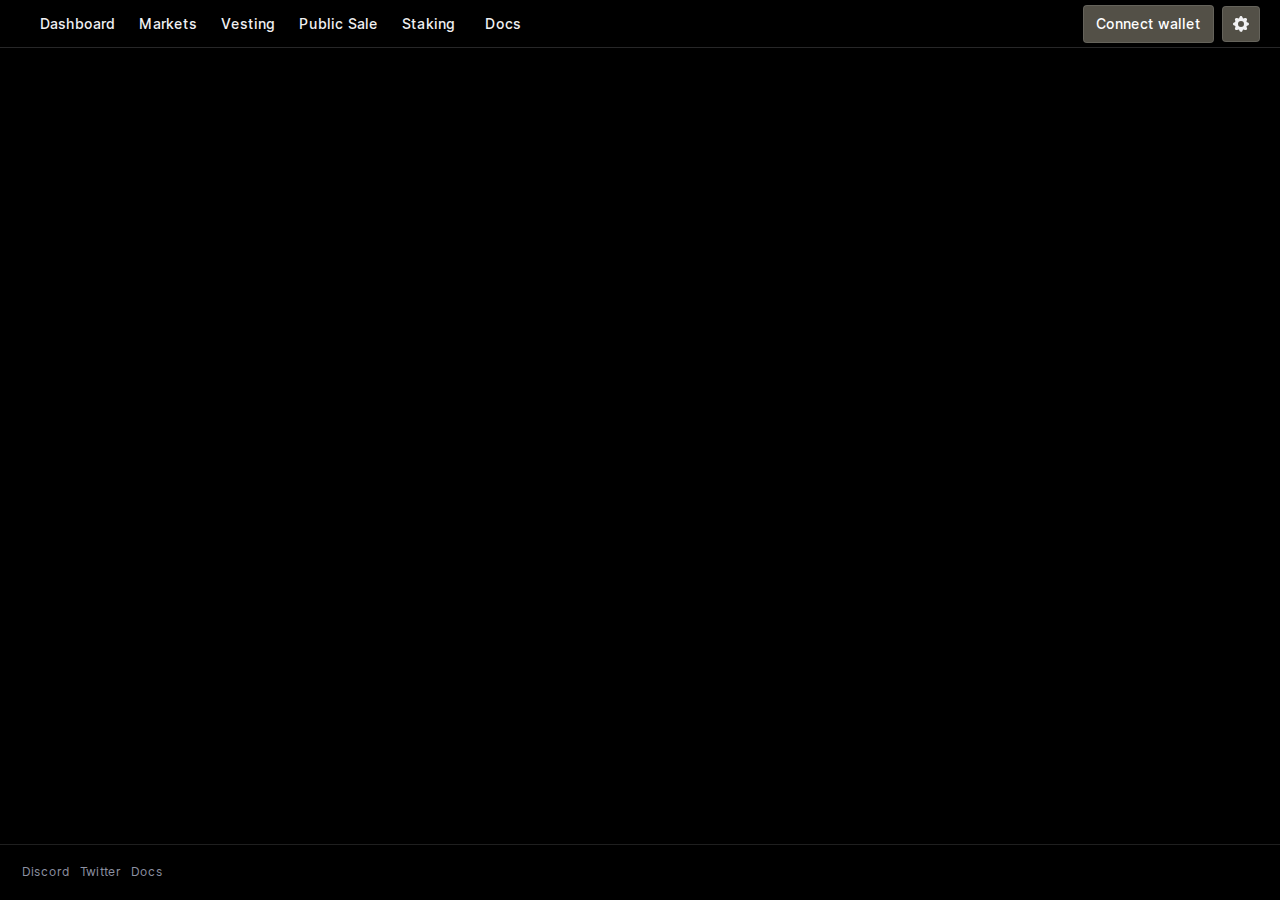
<file: reserve-overview/index.html>
<!DOCTYPE html><html lang="en"><head><meta charSet="utf-8"/><meta name="viewport" content="initial-scale=1, width=device-width"/><link rel="apple-touch-icon" sizes="180x180" href="/apple-touch-icon.png"/><link rel="icon" type="image/png" sizes="32x32" href="/favicon-32x32.png"/><link rel="icon" type="image/png" sizes="16x16" href="/favicon-16x16.png"/><link rel="manifest" href="/site.webmanifest"/><link rel="mask-icon" href="/safari-pinned-tab.svg" color="#5bbad5"/><meta name="msapplication-TileColor" content="#da532c"/><meta name="theme-color" content="#ffffff"/><title>YieldLend - YieldLend</title><meta name="description" content="YieldLend is a lending protocol on Base with veMeme tokenomics."/><meta property="og:title" content="YieldLend - YieldLend"/><meta property="og:description" content="YieldLend is a lending protocol on Base with veMeme tokenomics."/><meta property="og:image" content="https://i.imgur.com/8z6Nk87.png"/><meta name="twitter:image" content="https://i.imgur.com/8z6Nk87.png"/><meta name="twitter:image:alt" content="aave governance image"/><meta name="twitter:site" content="@AaveAave"/><meta property="twitter:card" content="summary_large_image"/><meta name="twitter:title" content="YieldLend"/><meta name="twitter:description" content="YieldLend is a lending protocol on Base with veMeme tokenomics."/><meta name="keywords" content="Decentralized Finance, DeFi, lending, borrowing, stablecoins, Ethereum, assets, erc-20, smart contracts, open finance, trustless"/><link rel="apple-touch-icon" href="/aave_icon180.png"/><meta name="apple-mobile-web-app-title" content="YieldLend"/><meta name="apple-mobile-web-app-capable" content="yes"/><meta name="apple-mobile-web-app-status-bar-style" content="black"/><meta name="next-head-count" content="25"/><meta name="theme-color" content="#000"/><link rel="shortcut icon" href="/favicon.ico"/><link rel="manifest" href="/manifest.json"/><style data-emotion="css-global l6yb46">html{-webkit-font-smoothing:antialiased;-moz-osx-font-smoothing:grayscale;box-sizing:border-box;-webkit-text-size-adjust:100%;}*,*::before,*::after{box-sizing:inherit;}strong,b{font-weight:700;}body{margin:0;color:#F1F1F3;background-color:#000;}@media print{body{background-color:#fff;}}body::backdrop{background-color:#000;}body{font-family:Inter,Arial;font-weight:400;font-size:0.875rem;min-width:375px;}body >div:first-of-type{min-height:100vh;display:-webkit-box;display:-webkit-flex;display:-ms-flexbox;display:flex;-webkit-flex-direction:column;-ms-flex-direction:column;flex-direction:column;}</style><style data-emotion="css 1sk8kew 5hicrt 1me2gch 1dvha5n fpqt3r 10dprq 1jo2jrl i9gxme 1a401w3 781rlv q5q60p 1100lx1 b95f0i 103kn7e 15zum9u tgjpic 1o62gjw">.css-1sk8kew{height:48px;position:-webkit-sticky;position:sticky;top:0;-webkit-transition:top 300ms cubic-bezier(0.4, 0, 0.2, 1) 0ms;transition:top 300ms cubic-bezier(0.4, 0, 0.2, 1) 0ms;z-index:1100;background-color:#000;display:-webkit-box;display:-webkit-flex;display:-ms-flexbox;display:flex;-webkit-align-items:center;-webkit-box-align:center;-ms-flex-align:center;align-items:center;-webkit-flex-direction:space-between;-ms-flex-direction:space-between;flex-direction:space-between;box-shadow:inset 0px -1px 0px rgba(242, 243, 247, 0.16);}@media (min-width:0px){.css-1sk8kew{padding:8px 8px 8px 20px;}}@media (min-width:640px){.css-1sk8kew{padding:8px 20px;}}.css-5hicrt{margin-right:12px;}@media (min-width:0px){.css-1me2gch{display:none;}}@media (min-width:960px){.css-1me2gch{display:block;}}.css-1dvha5n{list-style:none;margin:0;padding:0;position:relative;display:-webkit-box;display:-webkit-flex;display:-ms-flexbox;display:flex;}.css-1dvha5n .MuiMenuItem-root+.MuiDivider-root,.css-1dvha5n .MuiDivider-root{margin-top:4px;margin-bottom:4px;}@media (min-width:0px){.css-1dvha5n{-webkit-align-items:flex-start;-webkit-box-align:flex-start;-ms-flex-align:flex-start;align-items:flex-start;-webkit-flex-direction:column;-ms-flex-direction:column;flex-direction:column;}}@media (min-width:960px){.css-1dvha5n{-webkit-align-items:center;-webkit-box-align:center;-ms-flex-align:center;align-items:center;-webkit-flex-direction:row;-ms-flex-direction:row;flex-direction:row;}}.css-fpqt3r{display:-webkit-box;display:-webkit-flex;display:-ms-flexbox;display:flex;-webkit-box-pack:start;-ms-flex-pack:start;-webkit-justify-content:flex-start;justify-content:flex-start;-webkit-align-items:center;-webkit-box-align:center;-ms-flex-align:center;align-items:center;position:relative;-webkit-text-decoration:none;text-decoration:none;width:100%;box-sizing:border-box;text-align:left;}.css-fpqt3r.Mui-focusVisible{background-color:#fed0871F;}.css-fpqt3r.Mui-selected{background-color:rgba(234, 235, 239, 0.16);}.css-fpqt3r.Mui-selected.Mui-focusVisible{background-color:rgba(234, 235, 239, 0.28);}.css-fpqt3r.Mui-disabled{opacity:0.38;}@media (min-width:0px){.css-fpqt3r{width:100%;margin-right:0px;}}@media (min-width:960px){.css-fpqt3r{width:unset;margin-right:8px;}}.css-10dprq{margin:0;font-family:Inter,Arial;font-weight:400;letter-spacing:0.009375rem;line-height:143%;font-size:0.875rem;color:#EAEBEF;-webkit-text-decoration:none;text-decoration:none;display:-webkit-inline-box;display:-webkit-inline-flex;display:-ms-inline-flexbox;display:inline-flex;-webkit-align-items:center;-webkit-box-align:center;-ms-flex-align:center;align-items:center;-webkit-box-pack:center;-ms-flex-pack:center;-webkit-justify-content:center;justify-content:center;position:relative;box-sizing:border-box;-webkit-tap-highlight-color:transparent;background-color:transparent;outline:0;border:0;margin:0;border-radius:0;padding:0;cursor:pointer;-webkit-user-select:none;-moz-user-select:none;-ms-user-select:none;user-select:none;vertical-align:middle;-moz-appearance:none;-webkit-appearance:none;-webkit-text-decoration:none;text-decoration:none;color:inherit;min-width:64px;padding:6px 8px;border-radius:4px;-webkit-transition:background-color 250ms cubic-bezier(0.4, 0, 0.2, 1) 0ms,box-shadow 250ms cubic-bezier(0.4, 0, 0.2, 1) 0ms,border-color 250ms cubic-bezier(0.4, 0, 0.2, 1) 0ms,color 250ms cubic-bezier(0.4, 0, 0.2, 1) 0ms;transition:background-color 250ms cubic-bezier(0.4, 0, 0.2, 1) 0ms,box-shadow 250ms cubic-bezier(0.4, 0, 0.2, 1) 0ms,border-color 250ms cubic-bezier(0.4, 0, 0.2, 1) 0ms,color 250ms cubic-bezier(0.4, 0, 0.2, 1) 0ms;color:#EAEBEF;box-shadow:none;border-radius:4px;font-family:Inter,Arial;font-weight:500;line-height:1.5rem;font-size:0.875rem;padding:6px 12px;color:#F1F1F3;padding:6px 8px;position:relative;}.css-10dprq::-moz-focus-inner{border-style:none;}.css-10dprq.Mui-disabled{pointer-events:none;cursor:default;}@media print{.css-10dprq{-webkit-print-color-adjust:exact;color-adjust:exact;}}.css-10dprq:hover{-webkit-text-decoration:none;text-decoration:none;background-color:rgba(234, 235, 239, 0.08);}@media (hover: none){.css-10dprq:hover{background-color:transparent;}}.css-10dprq.Mui-disabled{color:#fed0874D;}.css-10dprq:hover{box-shadow:none;}.css-10dprq.Mui-focusVisible{box-shadow:none;}.css-10dprq:active{box-shadow:none;}.css-10dprq.Mui-disabled{box-shadow:none;}.active.css-10dprq:after,.css-10dprq:hover.css-10dprq:after{-webkit-transform:scaleX(1);-moz-transform:scaleX(1);-ms-transform:scaleX(1);transform:scaleX(1);transform-origin:bottom left;}.css-10dprq:after{content:'';position:absolute;width:100%;-webkit-transform:scaleX(0);-moz-transform:scaleX(0);-ms-transform:scaleX(0);transform:scaleX(0);height:2px;bottom:-6px;left:0;background:linear-gradient(248.86deg, #fed087 10.51%, #fed087 93.41%);transform-origin:bottom right;-webkit-transition:-webkit-transform 0.25s ease-out;transition:transform 0.25s ease-out;}.css-1jo2jrl{margin:0;font-family:Inter,Arial;font-weight:400;letter-spacing:0.009375rem;line-height:143%;font-size:0.875rem;color:#EAEBEF;-webkit-text-decoration:none;text-decoration:none;display:-webkit-inline-box;display:-webkit-inline-flex;display:-ms-inline-flexbox;display:inline-flex;-webkit-align-items:center;-webkit-box-align:center;-ms-flex-align:center;align-items:center;-webkit-box-pack:center;-ms-flex-pack:center;-webkit-justify-content:center;justify-content:center;position:relative;box-sizing:border-box;-webkit-tap-highlight-color:transparent;background-color:transparent;outline:0;border:0;margin:0;border-radius:0;padding:0;cursor:pointer;-webkit-user-select:none;-moz-user-select:none;-ms-user-select:none;user-select:none;vertical-align:middle;-moz-appearance:none;-webkit-appearance:none;-webkit-text-decoration:none;text-decoration:none;color:inherit;min-width:64px;padding:6px 8px;border-radius:4px;-webkit-transition:background-color 250ms cubic-bezier(0.4, 0, 0.2, 1) 0ms,box-shadow 250ms cubic-bezier(0.4, 0, 0.2, 1) 0ms,border-color 250ms cubic-bezier(0.4, 0, 0.2, 1) 0ms,color 250ms cubic-bezier(0.4, 0, 0.2, 1) 0ms;transition:background-color 250ms cubic-bezier(0.4, 0, 0.2, 1) 0ms,box-shadow 250ms cubic-bezier(0.4, 0, 0.2, 1) 0ms,border-color 250ms cubic-bezier(0.4, 0, 0.2, 1) 0ms,color 250ms cubic-bezier(0.4, 0, 0.2, 1) 0ms;color:#EAEBEF;box-shadow:none;border-radius:4px;font-family:Inter,Arial;font-weight:500;line-height:1.5rem;font-size:0.875rem;padding:6px 12px;color:#F1F1F3;padding:6px 8px;position:relative;}.css-1jo2jrl::-moz-focus-inner{border-style:none;}.css-1jo2jrl.Mui-disabled{pointer-events:none;cursor:default;}@media print{.css-1jo2jrl{-webkit-print-color-adjust:exact;color-adjust:exact;}}.css-1jo2jrl:hover{-webkit-text-decoration:none;text-decoration:none;background-color:rgba(234, 235, 239, 0.08);}@media (hover: none){.css-1jo2jrl:hover{background-color:transparent;}}.css-1jo2jrl.Mui-disabled{color:#fed0874D;}.css-1jo2jrl:hover{box-shadow:none;}.css-1jo2jrl.Mui-focusVisible{box-shadow:none;}.css-1jo2jrl:active{box-shadow:none;}.css-1jo2jrl.Mui-disabled{box-shadow:none;}.active.css-1jo2jrl:after,.css-1jo2jrl:hover.css-1jo2jrl:after{-webkit-transform:scaleX(1);-moz-transform:scaleX(1);-ms-transform:scaleX(1);transform:scaleX(1);transform-origin:bottom left;}.css-1jo2jrl:after{content:'';position:absolute;width:100%;-webkit-transform:scaleX(0);-moz-transform:scaleX(0);-ms-transform:scaleX(0);transform:scaleX(0);height:2px;bottom:-6px;left:0;background:linear-gradient(248.86deg, #fed087 10.51%, #fed087 93.41%);transform-origin:bottom right;-webkit-transition:-webkit-transform 0.25s ease-out;transition:transform 0.25s ease-out;}.css-i9gxme{-webkit-box-flex:1;-webkit-flex-grow:1;-ms-flex-positive:1;flex-grow:1;}.css-1a401w3{display:-webkit-inline-box;display:-webkit-inline-flex;display:-ms-inline-flexbox;display:inline-flex;-webkit-align-items:center;-webkit-box-align:center;-ms-flex-align:center;align-items:center;-webkit-box-pack:center;-ms-flex-pack:center;-webkit-justify-content:center;justify-content:center;position:relative;box-sizing:border-box;-webkit-tap-highlight-color:transparent;background-color:transparent;outline:0;border:0;margin:0;border-radius:0;padding:0;cursor:pointer;-webkit-user-select:none;-moz-user-select:none;-ms-user-select:none;user-select:none;vertical-align:middle;-moz-appearance:none;-webkit-appearance:none;-webkit-text-decoration:none;text-decoration:none;color:inherit;min-width:64px;padding:6px 16px;border-radius:4px;-webkit-transition:background-color 250ms cubic-bezier(0.4, 0, 0.2, 1) 0ms,box-shadow 250ms cubic-bezier(0.4, 0, 0.2, 1) 0ms,border-color 250ms cubic-bezier(0.4, 0, 0.2, 1) 0ms,color 250ms cubic-bezier(0.4, 0, 0.2, 1) 0ms;transition:background-color 250ms cubic-bezier(0.4, 0, 0.2, 1) 0ms,box-shadow 250ms cubic-bezier(0.4, 0, 0.2, 1) 0ms,border-color 250ms cubic-bezier(0.4, 0, 0.2, 1) 0ms,color 250ms cubic-bezier(0.4, 0, 0.2, 1) 0ms;box-shadow:none;border-radius:4px;font-family:Inter,Arial;font-weight:500;line-height:1.5rem;font-size:0.875rem;padding:6px 12px;color:#fff;border:1px solid;border-color:#EBEBED1F;background-color:#535047;}.css-1a401w3::-moz-focus-inner{border-style:none;}.css-1a401w3.Mui-disabled{pointer-events:none;cursor:default;}@media print{.css-1a401w3{-webkit-print-color-adjust:exact;color-adjust:exact;}}.css-1a401w3:hover{-webkit-text-decoration:none;text-decoration:none;background-color:rgba(241, 241, 243, 0.08);}@media (hover: none){.css-1a401w3:hover{background-color:transparent;}}.css-1a401w3.Mui-disabled{color:#fed0874D;}.css-1a401w3:hover{box-shadow:none;}.css-1a401w3.Mui-focusVisible{box-shadow:none;}.css-1a401w3:active{box-shadow:none;}.css-1a401w3.Mui-disabled{box-shadow:none;}.css-1a401w3:hover,.css-1a401w3.Mui-focusVisible{background-color:#000;}.css-781rlv{display:-webkit-inline-box;display:-webkit-inline-flex;display:-ms-inline-flexbox;display:inline-flex;-webkit-align-items:center;-webkit-box-align:center;-ms-flex-align:center;align-items:center;-webkit-box-pack:center;-ms-flex-pack:center;-webkit-justify-content:center;justify-content:center;position:relative;box-sizing:border-box;-webkit-tap-highlight-color:transparent;background-color:transparent;outline:0;border:0;margin:0;border-radius:0;padding:0;cursor:pointer;-webkit-user-select:none;-moz-user-select:none;-ms-user-select:none;user-select:none;vertical-align:middle;-moz-appearance:none;-webkit-appearance:none;-webkit-text-decoration:none;text-decoration:none;color:inherit;min-width:64px;padding:6px 16px;border-radius:4px;-webkit-transition:background-color 250ms cubic-bezier(0.4, 0, 0.2, 1) 0ms,box-shadow 250ms cubic-bezier(0.4, 0, 0.2, 1) 0ms,border-color 250ms cubic-bezier(0.4, 0, 0.2, 1) 0ms,color 250ms cubic-bezier(0.4, 0, 0.2, 1) 0ms;transition:background-color 250ms cubic-bezier(0.4, 0, 0.2, 1) 0ms,box-shadow 250ms cubic-bezier(0.4, 0, 0.2, 1) 0ms,border-color 250ms cubic-bezier(0.4, 0, 0.2, 1) 0ms,color 250ms cubic-bezier(0.4, 0, 0.2, 1) 0ms;box-shadow:none;border-radius:4px;font-family:Inter,Arial;font-weight:500;line-height:1.5rem;font-size:0.875rem;padding:6px 12px;color:#fff;border:1px solid;border-color:#EBEBED1F;background-color:#535047;padding:7px 8px;min-width:unset;margin-left:8px;}.css-781rlv::-moz-focus-inner{border-style:none;}.css-781rlv.Mui-disabled{pointer-events:none;cursor:default;}@media print{.css-781rlv{-webkit-print-color-adjust:exact;color-adjust:exact;}}.css-781rlv:hover{-webkit-text-decoration:none;text-decoration:none;background-color:rgba(241, 241, 243, 0.08);}@media (hover: none){.css-781rlv:hover{background-color:transparent;}}.css-781rlv.Mui-disabled{color:#fed0874D;}.css-781rlv:hover{box-shadow:none;}.css-781rlv.Mui-focusVisible{box-shadow:none;}.css-781rlv:active{box-shadow:none;}.css-781rlv.Mui-disabled{box-shadow:none;}.css-781rlv:hover,.css-781rlv.Mui-focusVisible{background-color:#000;}.css-q5q60p{-webkit-user-select:none;-moz-user-select:none;-ms-user-select:none;user-select:none;width:1em;height:1em;display:inline-block;fill:currentColor;-webkit-flex-shrink:0;-ms-flex-negative:0;flex-shrink:0;-webkit-transition:fill 200ms cubic-bezier(0.4, 0, 0.2, 1) 0ms;transition:fill 200ms cubic-bezier(0.4, 0, 0.2, 1) 0ms;font-size:1.25rem;color:#F1F1F3;}@media (min-width:0px){.css-1100lx1{display:-webkit-box;display:-webkit-flex;display:-ms-flexbox;display:flex;}}@media (min-width:960px){.css-1100lx1{display:none;}}.css-b95f0i{display:-webkit-box;display:-webkit-flex;display:-ms-flexbox;display:flex;-webkit-flex-direction:column;-ms-flex-direction:column;flex-direction:column;-webkit-flex:1;-ms-flex:1;flex:1;}.css-103kn7e{display:-webkit-box;display:-webkit-flex;display:-ms-flexbox;display:flex;width:100%;-webkit-box-pack:justify;-webkit-justify-content:space-between;justify-content:space-between;-webkit-align-items:center;-webkit-box-align:center;-ms-flex-align:center;align-items:center;gap:22px;box-shadow:inset 0px 1px 0px rgba(255, 255, 255, 0.12);}@media (min-width:0px){.css-103kn7e{padding:22px 0px 40px 0px;-webkit-flex-direction:column;-ms-flex-direction:column;flex-direction:column;}}@media (min-width:640px){.css-103kn7e{padding:0 22px 0 40px;-webkit-flex-direction:column;-ms-flex-direction:column;flex-direction:column;}}@media (min-width:760px){.css-103kn7e{padding:20px 22px;-webkit-flex-direction:row;-ms-flex-direction:row;flex-direction:row;}}.css-15zum9u{display:-webkit-box;display:-webkit-flex;display:-ms-flexbox;display:flex;gap:10px;-webkit-align-items:center;-webkit-box-align:center;-ms-flex-align:center;align-items:center;}.css-tgjpic{margin:0;font-family:Inter,Arial;font-weight:400;letter-spacing:0.009375rem;line-height:143%;font-size:0.875rem;color:#EAEBEF;-webkit-text-decoration:none;text-decoration:none;color:#8E92A3;display:-webkit-box;display:-webkit-flex;display:-ms-flexbox;display:flex;-webkit-align-items:center;-webkit-box-align:center;-ms-flex-align:center;align-items:center;}.css-tgjpic:hover{color:#F1F1F3;}.css-1o62gjw{margin:0;font-family:Inter,Arial;font-weight:400;letter-spacing:0.009375rem;line-height:1rem;font-size:0.75rem;}</style><link rel="preload" href="/_next/static/css/0da2d62e1a58e826.css" as="style"/><link rel="stylesheet" href="/_next/static/css/0da2d62e1a58e826.css" data-n-g=""/><noscript data-n-css=""></noscript><script defer="" nomodule="" src="/_next/static/chunks/polyfills-5cd94c89d3acac5f.js"></script><script defer="" src="/_next/static/chunks/6147-9c39c182596c99e2.js"></script><script defer="" src="/_next/static/chunks/7603-58cb27010e0a12d8.js"></script><script defer="" src="/_next/static/chunks/2125.81cabf17c2a51a74.js"></script><script defer="" src="/_next/static/chunks/543-c97dfc83bce811f8.js"></script><script defer="" src="/_next/static/chunks/1717.9ebafdb6992539eb.js"></script><script defer="" src="/_next/static/chunks/2858.b7012fe0f26020bf.js"></script><script defer="" src="/_next/static/chunks/6936.83da95afd5d397cf.js"></script><script defer="" src="/_next/static/chunks/2650.73e4048623c242c3.js"></script><script defer="" src="/_next/static/chunks/9463-bd11f80e0aead5e9.js"></script><script defer="" src="/_next/static/chunks/1901.6386ee02b43cdce4.js"></script><script defer="" src="/_next/static/chunks/9571.47000466dabf895f.js"></script><script defer="" src="/_next/static/chunks/7573-e5fcc200920bf597.js"></script><script defer="" src="/_next/static/chunks/2687.5a63ede51c03d39a.js"></script><script defer="" src="/_next/static/chunks/3508.81971fa2cdb82a85.js"></script><script defer="" src="/_next/static/chunks/4787.bcda88203322c13c.js"></script><script defer="" src="/_next/static/chunks/1811.82fcb9cb6f9e0a0b.js"></script><script defer="" src="/_next/static/chunks/4204.c11e98048d5b6d5f.js"></script><script defer="" src="/_next/static/chunks/2764.b34bb3a3663e6822.js"></script><script defer="" src="/_next/static/chunks/9551.3f1454894e370478.js"></script><script defer="" src="/_next/static/chunks/4423.04e31d8a743e7ddf.js"></script><script defer="" src="/_next/static/chunks/4017-7c111128aad1e10d.js"></script><script defer="" src="/_next/static/chunks/3127-bd312e2e6177323a.js"></script><script defer="" src="/_next/static/chunks/5146.071dcadb9df1af86.js"></script><script defer="" src="/_next/static/chunks/8-9db73a7e4c539167.js"></script><script defer="" src="/_next/static/chunks/8337.44d1a7665bf179e3.js"></script><script defer="" src="/_next/static/chunks/8592.4289df28ea142e24.js"></script><script defer="" src="/_next/static/chunks/1780.894fefb4766390b7.js"></script><script defer="" src="/_next/static/chunks/2088.512baa74d7387ee1.js"></script><script defer="" src="/_next/static/chunks/9075.3663209e307afa1a.js"></script><script defer="" src="/_next/static/chunks/2826.e1a8b7b4581f6c0e.js"></script><script src="/_next/static/chunks/webpack-1ccd0564ed191771.js" defer=""></script><script src="/_next/static/chunks/framework-79bce4a3a540b080.js" defer=""></script><script src="/_next/static/chunks/main-37e08f82b0681cde.js" defer=""></script><script src="/_next/static/chunks/pages/_app-795dd2ea70d50e23.js" defer=""></script><script src="/_next/static/chunks/3327-4a0bef7d19cf38e2.js" defer=""></script><script src="/_next/static/chunks/9057-884f9a2071fc541d.js" defer=""></script><script src="/_next/static/chunks/8705-15ace87e89ffc8b9.js" defer=""></script><script src="/_next/static/chunks/3629-04591dd789f55f60.js" defer=""></script><script src="/_next/static/chunks/7324-f62eb8498b63859d.js" defer=""></script><script src="/_next/static/chunks/pages/reserve-overview-0b8df6ab6ac0d1b2.js" defer=""></script><script src="/_next/static/df07ic9rN_PY7NHfbY9rJ/_buildManifest.js" defer=""></script><script src="/_next/static/df07ic9rN_PY7NHfbY9rJ/_ssgManifest.js" defer=""></script><script src="/_next/static/df07ic9rN_PY7NHfbY9rJ/_middlewareManifest.js" defer=""></script></head><body><div id="__next" data-reactroot=""><header class="MuiBox-root css-1sk8kew"><div class="MuiBox-root css-5hicrt"></div><div class="MuiBox-root css-1me2gch"><ul class="MuiList-root css-1dvha5n"><li class="MuiListItem-root MuiListItem-gutters css-fpqt3r" data-cy="menuDashboard"><a class="MuiTypography-root MuiTypography-description MuiLink-root MuiLink-underlineNone MuiButtonBase-root MuiButton-root MuiButton-text MuiButton-textPrimary MuiButton-sizeMedium MuiButton-textSizeMedium MuiButton-disableElevation MuiButton-root MuiButton-text MuiButton-textPrimary MuiButton-sizeMedium MuiButton-textSizeMedium MuiButton-disableElevation css-1jo2jrl" tabindex="0" href="/">Dashboard</a></li><li class="MuiListItem-root MuiListItem-gutters css-fpqt3r" data-cy="menuMarkets"><a class="MuiTypography-root MuiTypography-description MuiLink-root MuiLink-underlineNone MuiButtonBase-root MuiButton-root MuiButton-text MuiButton-textPrimary MuiButton-sizeMedium MuiButton-textSizeMedium MuiButton-disableElevation MuiButton-root MuiButton-text MuiButton-textPrimary MuiButton-sizeMedium MuiButton-textSizeMedium MuiButton-disableElevation css-1jo2jrl" tabindex="0" href="/markets/">Markets</a></li><li class="MuiListItem-root MuiListItem-gutters css-fpqt3r" data-cy="vesting"><a class="MuiTypography-root MuiTypography-description MuiLink-root MuiLink-underlineNone MuiButtonBase-root MuiButton-root MuiButton-text MuiButton-textPrimary MuiButton-sizeMedium MuiButton-textSizeMedium MuiButton-disableElevation MuiButton-root MuiButton-text MuiButton-textPrimary MuiButton-sizeMedium MuiButton-textSizeMedium MuiButton-disableElevation css-1jo2jrl" tabindex="0" href="/vesting/">Vesting</a></li><li class="MuiListItem-root MuiListItem-gutters css-fpqt3r" data-cy="privateSale"><a class="MuiTypography-root MuiTypography-description MuiLink-root MuiLink-underlineNone MuiButtonBase-root MuiButton-root MuiButton-text MuiButton-textPrimary MuiButton-sizeMedium MuiButton-textSizeMedium MuiButton-disableElevation MuiButton-root MuiButton-text MuiButton-textPrimary MuiButton-sizeMedium MuiButton-textSizeMedium MuiButton-disableElevation css-1jo2jrl" tabindex="0" href="/sale/">Public Sale</a></li><li class="MuiListItem-root MuiListItem-gutters css-fpqt3r" data-cy="stake"><a class="MuiTypography-root MuiTypography-description MuiLink-root MuiLink-underlineNone MuiButtonBase-root MuiButton-root MuiButton-text MuiButton-textPrimary MuiButton-sizeMedium MuiButton-textSizeMedium MuiButton-disableElevation MuiButton-root MuiButton-text MuiButton-textPrimary MuiButton-sizeMedium MuiButton-textSizeMedium MuiButton-disableElevation css-1jo2jrl" tabindex="0" href="/staking/">Staking</a></li><li class="MuiListItem-root MuiListItem-gutters css-fpqt3r" data-cy="docs"><a class="MuiTypography-root MuiTypography-description MuiLink-root MuiLink-underlineNone MuiButtonBase-root MuiButton-root MuiButton-text MuiButton-textPrimary MuiButton-sizeMedium MuiButton-textSizeMedium MuiButton-disableElevation MuiButton-root MuiButton-text MuiButton-textPrimary MuiButton-sizeMedium MuiButton-textSizeMedium MuiButton-disableElevation css-10dprq" href="https://learn.yieldlend.xyz/" target="_blank" rel="noopener" tabindex="0">Docs</a></li></ul></div><div class="MuiBox-root css-i9gxme"></div><button class="MuiButtonBase-root MuiButton-root MuiButton-surface MuiButton-surfacePrimary MuiButton-sizeMedium MuiButton-surfaceSizeMedium MuiButton-disableElevation MuiButton-root MuiButton-surface MuiButton-surfacePrimary MuiButton-sizeMedium MuiButton-surfaceSizeMedium MuiButton-disableElevation css-1a401w3" tabindex="0" type="button" aria-label="wallet" id="wallet-button" aria-haspopup="true">Connect wallet</button><div class="MuiBox-root css-1me2gch"><button class="MuiButtonBase-root MuiButton-root MuiButton-surface MuiButton-surfacePrimary MuiButton-sizeMedium MuiButton-surfaceSizeMedium MuiButton-disableElevation MuiButton-root MuiButton-surface MuiButton-surfacePrimary MuiButton-sizeMedium MuiButton-surfaceSizeMedium MuiButton-disableElevation css-781rlv" tabindex="0" type="button" aria-label="settings" id="settings-button" aria-haspopup="true"><svg class="MuiSvgIcon-root MuiSvgIcon-fontSizeSmall css-q5q60p" focusable="false" aria-hidden="true" viewBox="0 0 24 24"><svg xmlns="http://www.w3.org/2000/svg" viewBox="0 0 20 20" fill="currentColor" aria-hidden="true"><path fill-rule="evenodd" d="M11.49 3.17c-.38-1.56-2.6-1.56-2.98 0a1.532 1.532 0 01-2.286.948c-1.372-.836-2.942.734-2.106 2.106.54.886.061 2.042-.947 2.287-1.561.379-1.561 2.6 0 2.978a1.532 1.532 0 01.947 2.287c-.836 1.372.734 2.942 2.106 2.106a1.532 1.532 0 012.287.947c.379 1.561 2.6 1.561 2.978 0a1.533 1.533 0 012.287-.947c1.372.836 2.942-.734 2.106-2.106a1.533 1.533 0 01.947-2.287c1.561-.379 1.561-2.6 0-2.978a1.532 1.532 0 01-.947-2.287c.836-1.372-.734-2.942-2.106-2.106a1.532 1.532 0 01-2.287-.947zM10 13a3 3 0 100-6 3 3 0 000 6z" clip-rule="evenodd"></path></svg></svg></button></div><div class="MuiBox-root css-1100lx1"><button class="MuiButtonBase-root MuiButton-root MuiButton-surface MuiButton-surfacePrimary MuiButton-sizeMedium MuiButton-surfaceSizeMedium MuiButton-disableElevation MuiButton-root MuiButton-surface MuiButton-surfacePrimary MuiButton-sizeMedium MuiButton-surfaceSizeMedium MuiButton-disableElevation css-781rlv" tabindex="0" type="button" id="settings-button-mobile"><svg class="MuiSvgIcon-root MuiSvgIcon-fontSizeSmall css-q5q60p" focusable="false" aria-hidden="true" viewBox="0 0 24 24"><svg xmlns="http://www.w3.org/2000/svg" fill="none" viewBox="0 0 24 24" stroke-width="2" stroke="currentColor" aria-hidden="true"><path stroke-linecap="round" stroke-linejoin="round" d="M4 6h16M4 12h16M4 18h16"></path></svg></svg></button></div></header><main class="MuiBox-root css-b95f0i"></main><div class="MuiBox-root css-103kn7e"><div class="MuiBox-root css-15zum9u"><a class="MuiTypography-root MuiTypography-description MuiLink-root MuiLink-underlineNone css-tgjpic" href="https://discord.yieldlend.xyz/" target="_blank" rel="noopener"><p class="MuiTypography-root MuiTypography-caption css-1o62gjw">Discord</p></a><a class="MuiTypography-root MuiTypography-description MuiLink-root MuiLink-underlineNone css-tgjpic" href="https://x.com/yieldlend/" target="_blank" rel="noopener"><p class="MuiTypography-root MuiTypography-caption css-1o62gjw">Twitter</p></a><a class="MuiTypography-root MuiTypography-description MuiLink-root MuiLink-underlineNone css-tgjpic" href="https://learn.yieldlend.xyz/" target="_blank" rel="noopener"><p class="MuiTypography-root MuiTypography-caption css-1o62gjw">Docs</p></a></div></div></div><script id="__NEXT_DATA__" type="application/json">{"props":{"pageProps":{}},"page":"/reserve-overview","query":{},"buildId":"df07ic9rN_PY7NHfbY9rJ","nextExport":true,"autoExport":true,"isFallback":false,"dynamicIds":[86936,99571,74715,81811,34204,26532,54423,25146,66126,88592,53913,99528],"scriptLoader":[]}</script></body></html>
</file>
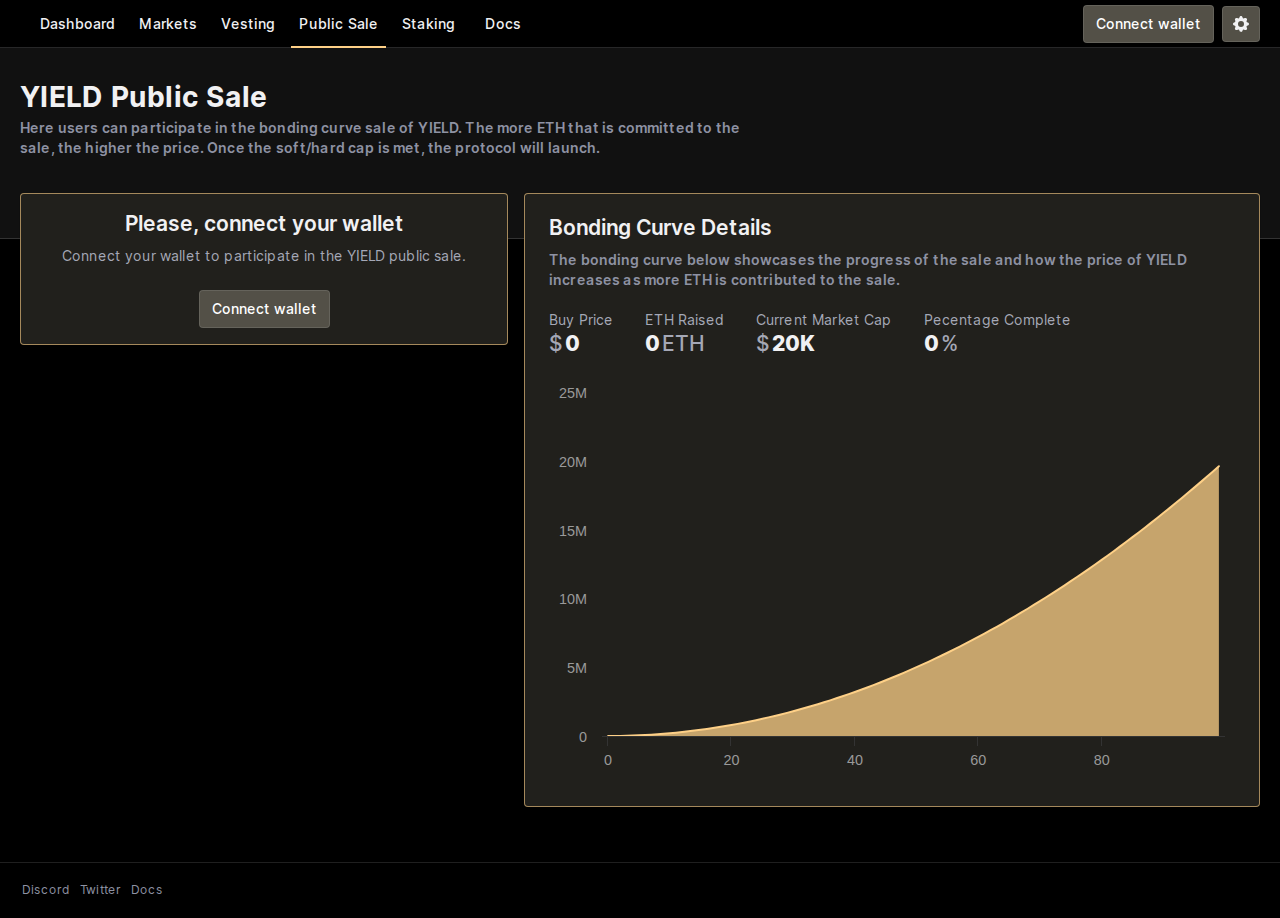
<file: sale/index.html>
<!DOCTYPE html><html lang="en"><head><meta charSet="utf-8"/><meta name="viewport" content="initial-scale=1, width=device-width"/><link rel="apple-touch-icon" sizes="180x180" href="/apple-touch-icon.png"/><link rel="icon" type="image/png" sizes="32x32" href="/favicon-32x32.png"/><link rel="icon" type="image/png" sizes="16x16" href="/favicon-16x16.png"/><link rel="manifest" href="/site.webmanifest"/><link rel="mask-icon" href="/safari-pinned-tab.svg" color="#5bbad5"/><meta name="msapplication-TileColor" content="#da532c"/><meta name="theme-color" content="#ffffff"/><title>YieldLend - YieldLend</title><meta name="description" content="YieldLend is a lending protocol on Base with veMeme tokenomics."/><meta property="og:title" content="YieldLend - YieldLend"/><meta property="og:description" content="YieldLend is a lending protocol on Base with veMeme tokenomics."/><meta property="og:image" content="https://i.imgur.com/8z6Nk87.png"/><meta name="twitter:image" content="https://i.imgur.com/8z6Nk87.png"/><meta name="twitter:image:alt" content="aave governance image"/><meta name="twitter:site" content="@AaveAave"/><meta property="twitter:card" content="summary_large_image"/><meta name="twitter:title" content="YieldLend"/><meta name="twitter:description" content="YieldLend is a lending protocol on Base with veMeme tokenomics."/><meta name="keywords" content="Decentralized Finance, DeFi, lending, borrowing, stablecoins, Ethereum, assets, erc-20, smart contracts, open finance, trustless"/><link rel="apple-touch-icon" href="/aave_icon180.png"/><meta name="apple-mobile-web-app-title" content="YieldLend"/><meta name="apple-mobile-web-app-capable" content="yes"/><meta name="apple-mobile-web-app-status-bar-style" content="black"/><meta name="next-head-count" content="25"/><meta name="theme-color" content="#000"/><link rel="shortcut icon" href="/favicon.ico"/><link rel="manifest" href="/manifest.json"/><style data-emotion="css-global 0"></style><style data-emotion="css-global l6yb46">html{-webkit-font-smoothing:antialiased;-moz-osx-font-smoothing:grayscale;box-sizing:border-box;-webkit-text-size-adjust:100%;}*,*::before,*::after{box-sizing:inherit;}strong,b{font-weight:700;}body{margin:0;color:#F1F1F3;background-color:#000;}@media print{body{background-color:#fff;}}body::backdrop{background-color:#000;}body{font-family:Inter,Arial;font-weight:400;font-size:0.875rem;min-width:375px;}body >div:first-of-type{min-height:100vh;display:-webkit-box;display:-webkit-flex;display:-ms-flexbox;display:flex;-webkit-flex-direction:column;-ms-flex-direction:column;flex-direction:column;}</style><style data-emotion="css 1sk8kew 5hicrt 1me2gch 1dvha5n fpqt3r 10dprq 1jo2jrl i9gxme 1a401w3 781rlv q5q60p 1100lx1 b95f0i gvnjnt qqoy95 ycl373 70qvj9 1czjwln 1yp4ln 19d882k gr0tg3 1ht212s k7vncv 159pi92 1a8qn2o e6xsne igp1gf 160i0qo 11zj654 1p4wjs1 1p7g772 xp5l01 19zr2gl iwds49 1kqxfxi 13o7eu2 11jsv8j ltjh6b j7qwjs 18biwo 1fzsl0k 1x4zjhu vj5di1 jsj201 178yklu 103kn7e 15zum9u tgjpic 1o62gjw">.css-1sk8kew{height:48px;position:-webkit-sticky;position:sticky;top:0;-webkit-transition:top 300ms cubic-bezier(0.4, 0, 0.2, 1) 0ms;transition:top 300ms cubic-bezier(0.4, 0, 0.2, 1) 0ms;z-index:1100;background-color:#000;display:-webkit-box;display:-webkit-flex;display:-ms-flexbox;display:flex;-webkit-align-items:center;-webkit-box-align:center;-ms-flex-align:center;align-items:center;-webkit-flex-direction:space-between;-ms-flex-direction:space-between;flex-direction:space-between;box-shadow:inset 0px -1px 0px rgba(242, 243, 247, 0.16);}@media (min-width:0px){.css-1sk8kew{padding:8px 8px 8px 20px;}}@media (min-width:640px){.css-1sk8kew{padding:8px 20px;}}.css-5hicrt{margin-right:12px;}@media (min-width:0px){.css-1me2gch{display:none;}}@media (min-width:960px){.css-1me2gch{display:block;}}.css-1dvha5n{list-style:none;margin:0;padding:0;position:relative;display:-webkit-box;display:-webkit-flex;display:-ms-flexbox;display:flex;}.css-1dvha5n .MuiMenuItem-root+.MuiDivider-root,.css-1dvha5n .MuiDivider-root{margin-top:4px;margin-bottom:4px;}@media (min-width:0px){.css-1dvha5n{-webkit-align-items:flex-start;-webkit-box-align:flex-start;-ms-flex-align:flex-start;align-items:flex-start;-webkit-flex-direction:column;-ms-flex-direction:column;flex-direction:column;}}@media (min-width:960px){.css-1dvha5n{-webkit-align-items:center;-webkit-box-align:center;-ms-flex-align:center;align-items:center;-webkit-flex-direction:row;-ms-flex-direction:row;flex-direction:row;}}.css-fpqt3r{display:-webkit-box;display:-webkit-flex;display:-ms-flexbox;display:flex;-webkit-box-pack:start;-ms-flex-pack:start;-webkit-justify-content:flex-start;justify-content:flex-start;-webkit-align-items:center;-webkit-box-align:center;-ms-flex-align:center;align-items:center;position:relative;-webkit-text-decoration:none;text-decoration:none;width:100%;box-sizing:border-box;text-align:left;}.css-fpqt3r.Mui-focusVisible{background-color:#fed0871F;}.css-fpqt3r.Mui-selected{background-color:rgba(234, 235, 239, 0.16);}.css-fpqt3r.Mui-selected.Mui-focusVisible{background-color:rgba(234, 235, 239, 0.28);}.css-fpqt3r.Mui-disabled{opacity:0.38;}@media (min-width:0px){.css-fpqt3r{width:100%;margin-right:0px;}}@media (min-width:960px){.css-fpqt3r{width:unset;margin-right:8px;}}.css-10dprq{margin:0;font-family:Inter,Arial;font-weight:400;letter-spacing:0.009375rem;line-height:143%;font-size:0.875rem;color:#EAEBEF;-webkit-text-decoration:none;text-decoration:none;display:-webkit-inline-box;display:-webkit-inline-flex;display:-ms-inline-flexbox;display:inline-flex;-webkit-align-items:center;-webkit-box-align:center;-ms-flex-align:center;align-items:center;-webkit-box-pack:center;-ms-flex-pack:center;-webkit-justify-content:center;justify-content:center;position:relative;box-sizing:border-box;-webkit-tap-highlight-color:transparent;background-color:transparent;outline:0;border:0;margin:0;border-radius:0;padding:0;cursor:pointer;-webkit-user-select:none;-moz-user-select:none;-ms-user-select:none;user-select:none;vertical-align:middle;-moz-appearance:none;-webkit-appearance:none;-webkit-text-decoration:none;text-decoration:none;color:inherit;min-width:64px;padding:6px 8px;border-radius:4px;-webkit-transition:background-color 250ms cubic-bezier(0.4, 0, 0.2, 1) 0ms,box-shadow 250ms cubic-bezier(0.4, 0, 0.2, 1) 0ms,border-color 250ms cubic-bezier(0.4, 0, 0.2, 1) 0ms,color 250ms cubic-bezier(0.4, 0, 0.2, 1) 0ms;transition:background-color 250ms cubic-bezier(0.4, 0, 0.2, 1) 0ms,box-shadow 250ms cubic-bezier(0.4, 0, 0.2, 1) 0ms,border-color 250ms cubic-bezier(0.4, 0, 0.2, 1) 0ms,color 250ms cubic-bezier(0.4, 0, 0.2, 1) 0ms;color:#EAEBEF;box-shadow:none;border-radius:4px;font-family:Inter,Arial;font-weight:500;line-height:1.5rem;font-size:0.875rem;padding:6px 12px;color:#F1F1F3;padding:6px 8px;position:relative;}.css-10dprq::-moz-focus-inner{border-style:none;}.css-10dprq.Mui-disabled{pointer-events:none;cursor:default;}@media print{.css-10dprq{-webkit-print-color-adjust:exact;color-adjust:exact;}}.css-10dprq:hover{-webkit-text-decoration:none;text-decoration:none;background-color:rgba(234, 235, 239, 0.08);}@media (hover: none){.css-10dprq:hover{background-color:transparent;}}.css-10dprq.Mui-disabled{color:#fed0874D;}.css-10dprq:hover{box-shadow:none;}.css-10dprq.Mui-focusVisible{box-shadow:none;}.css-10dprq:active{box-shadow:none;}.css-10dprq.Mui-disabled{box-shadow:none;}.active.css-10dprq:after,.css-10dprq:hover.css-10dprq:after{-webkit-transform:scaleX(1);-moz-transform:scaleX(1);-ms-transform:scaleX(1);transform:scaleX(1);transform-origin:bottom left;}.css-10dprq:after{content:'';position:absolute;width:100%;-webkit-transform:scaleX(0);-moz-transform:scaleX(0);-ms-transform:scaleX(0);transform:scaleX(0);height:2px;bottom:-6px;left:0;background:linear-gradient(248.86deg, #fed087 10.51%, #fed087 93.41%);transform-origin:bottom right;-webkit-transition:-webkit-transform 0.25s ease-out;transition:transform 0.25s ease-out;}.css-1jo2jrl{margin:0;font-family:Inter,Arial;font-weight:400;letter-spacing:0.009375rem;line-height:143%;font-size:0.875rem;color:#EAEBEF;-webkit-text-decoration:none;text-decoration:none;display:-webkit-inline-box;display:-webkit-inline-flex;display:-ms-inline-flexbox;display:inline-flex;-webkit-align-items:center;-webkit-box-align:center;-ms-flex-align:center;align-items:center;-webkit-box-pack:center;-ms-flex-pack:center;-webkit-justify-content:center;justify-content:center;position:relative;box-sizing:border-box;-webkit-tap-highlight-color:transparent;background-color:transparent;outline:0;border:0;margin:0;border-radius:0;padding:0;cursor:pointer;-webkit-user-select:none;-moz-user-select:none;-ms-user-select:none;user-select:none;vertical-align:middle;-moz-appearance:none;-webkit-appearance:none;-webkit-text-decoration:none;text-decoration:none;color:inherit;min-width:64px;padding:6px 8px;border-radius:4px;-webkit-transition:background-color 250ms cubic-bezier(0.4, 0, 0.2, 1) 0ms,box-shadow 250ms cubic-bezier(0.4, 0, 0.2, 1) 0ms,border-color 250ms cubic-bezier(0.4, 0, 0.2, 1) 0ms,color 250ms cubic-bezier(0.4, 0, 0.2, 1) 0ms;transition:background-color 250ms cubic-bezier(0.4, 0, 0.2, 1) 0ms,box-shadow 250ms cubic-bezier(0.4, 0, 0.2, 1) 0ms,border-color 250ms cubic-bezier(0.4, 0, 0.2, 1) 0ms,color 250ms cubic-bezier(0.4, 0, 0.2, 1) 0ms;color:#EAEBEF;box-shadow:none;border-radius:4px;font-family:Inter,Arial;font-weight:500;line-height:1.5rem;font-size:0.875rem;padding:6px 12px;color:#F1F1F3;padding:6px 8px;position:relative;}.css-1jo2jrl::-moz-focus-inner{border-style:none;}.css-1jo2jrl.Mui-disabled{pointer-events:none;cursor:default;}@media print{.css-1jo2jrl{-webkit-print-color-adjust:exact;color-adjust:exact;}}.css-1jo2jrl:hover{-webkit-text-decoration:none;text-decoration:none;background-color:rgba(234, 235, 239, 0.08);}@media (hover: none){.css-1jo2jrl:hover{background-color:transparent;}}.css-1jo2jrl.Mui-disabled{color:#fed0874D;}.css-1jo2jrl:hover{box-shadow:none;}.css-1jo2jrl.Mui-focusVisible{box-shadow:none;}.css-1jo2jrl:active{box-shadow:none;}.css-1jo2jrl.Mui-disabled{box-shadow:none;}.active.css-1jo2jrl:after,.css-1jo2jrl:hover.css-1jo2jrl:after{-webkit-transform:scaleX(1);-moz-transform:scaleX(1);-ms-transform:scaleX(1);transform:scaleX(1);transform-origin:bottom left;}.css-1jo2jrl:after{content:'';position:absolute;width:100%;-webkit-transform:scaleX(0);-moz-transform:scaleX(0);-ms-transform:scaleX(0);transform:scaleX(0);height:2px;bottom:-6px;left:0;background:linear-gradient(248.86deg, #fed087 10.51%, #fed087 93.41%);transform-origin:bottom right;-webkit-transition:-webkit-transform 0.25s ease-out;transition:transform 0.25s ease-out;}.css-i9gxme{-webkit-box-flex:1;-webkit-flex-grow:1;-ms-flex-positive:1;flex-grow:1;}.css-1a401w3{display:-webkit-inline-box;display:-webkit-inline-flex;display:-ms-inline-flexbox;display:inline-flex;-webkit-align-items:center;-webkit-box-align:center;-ms-flex-align:center;align-items:center;-webkit-box-pack:center;-ms-flex-pack:center;-webkit-justify-content:center;justify-content:center;position:relative;box-sizing:border-box;-webkit-tap-highlight-color:transparent;background-color:transparent;outline:0;border:0;margin:0;border-radius:0;padding:0;cursor:pointer;-webkit-user-select:none;-moz-user-select:none;-ms-user-select:none;user-select:none;vertical-align:middle;-moz-appearance:none;-webkit-appearance:none;-webkit-text-decoration:none;text-decoration:none;color:inherit;min-width:64px;padding:6px 16px;border-radius:4px;-webkit-transition:background-color 250ms cubic-bezier(0.4, 0, 0.2, 1) 0ms,box-shadow 250ms cubic-bezier(0.4, 0, 0.2, 1) 0ms,border-color 250ms cubic-bezier(0.4, 0, 0.2, 1) 0ms,color 250ms cubic-bezier(0.4, 0, 0.2, 1) 0ms;transition:background-color 250ms cubic-bezier(0.4, 0, 0.2, 1) 0ms,box-shadow 250ms cubic-bezier(0.4, 0, 0.2, 1) 0ms,border-color 250ms cubic-bezier(0.4, 0, 0.2, 1) 0ms,color 250ms cubic-bezier(0.4, 0, 0.2, 1) 0ms;box-shadow:none;border-radius:4px;font-family:Inter,Arial;font-weight:500;line-height:1.5rem;font-size:0.875rem;padding:6px 12px;color:#fff;border:1px solid;border-color:#EBEBED1F;background-color:#535047;}.css-1a401w3::-moz-focus-inner{border-style:none;}.css-1a401w3.Mui-disabled{pointer-events:none;cursor:default;}@media print{.css-1a401w3{-webkit-print-color-adjust:exact;color-adjust:exact;}}.css-1a401w3:hover{-webkit-text-decoration:none;text-decoration:none;background-color:rgba(241, 241, 243, 0.08);}@media (hover: none){.css-1a401w3:hover{background-color:transparent;}}.css-1a401w3.Mui-disabled{color:#fed0874D;}.css-1a401w3:hover{box-shadow:none;}.css-1a401w3.Mui-focusVisible{box-shadow:none;}.css-1a401w3:active{box-shadow:none;}.css-1a401w3.Mui-disabled{box-shadow:none;}.css-1a401w3:hover,.css-1a401w3.Mui-focusVisible{background-color:#000;}.css-781rlv{display:-webkit-inline-box;display:-webkit-inline-flex;display:-ms-inline-flexbox;display:inline-flex;-webkit-align-items:center;-webkit-box-align:center;-ms-flex-align:center;align-items:center;-webkit-box-pack:center;-ms-flex-pack:center;-webkit-justify-content:center;justify-content:center;position:relative;box-sizing:border-box;-webkit-tap-highlight-color:transparent;background-color:transparent;outline:0;border:0;margin:0;border-radius:0;padding:0;cursor:pointer;-webkit-user-select:none;-moz-user-select:none;-ms-user-select:none;user-select:none;vertical-align:middle;-moz-appearance:none;-webkit-appearance:none;-webkit-text-decoration:none;text-decoration:none;color:inherit;min-width:64px;padding:6px 16px;border-radius:4px;-webkit-transition:background-color 250ms cubic-bezier(0.4, 0, 0.2, 1) 0ms,box-shadow 250ms cubic-bezier(0.4, 0, 0.2, 1) 0ms,border-color 250ms cubic-bezier(0.4, 0, 0.2, 1) 0ms,color 250ms cubic-bezier(0.4, 0, 0.2, 1) 0ms;transition:background-color 250ms cubic-bezier(0.4, 0, 0.2, 1) 0ms,box-shadow 250ms cubic-bezier(0.4, 0, 0.2, 1) 0ms,border-color 250ms cubic-bezier(0.4, 0, 0.2, 1) 0ms,color 250ms cubic-bezier(0.4, 0, 0.2, 1) 0ms;box-shadow:none;border-radius:4px;font-family:Inter,Arial;font-weight:500;line-height:1.5rem;font-size:0.875rem;padding:6px 12px;color:#fff;border:1px solid;border-color:#EBEBED1F;background-color:#535047;padding:7px 8px;min-width:unset;margin-left:8px;}.css-781rlv::-moz-focus-inner{border-style:none;}.css-781rlv.Mui-disabled{pointer-events:none;cursor:default;}@media print{.css-781rlv{-webkit-print-color-adjust:exact;color-adjust:exact;}}.css-781rlv:hover{-webkit-text-decoration:none;text-decoration:none;background-color:rgba(241, 241, 243, 0.08);}@media (hover: none){.css-781rlv:hover{background-color:transparent;}}.css-781rlv.Mui-disabled{color:#fed0874D;}.css-781rlv:hover{box-shadow:none;}.css-781rlv.Mui-focusVisible{box-shadow:none;}.css-781rlv:active{box-shadow:none;}.css-781rlv.Mui-disabled{box-shadow:none;}.css-781rlv:hover,.css-781rlv.Mui-focusVisible{background-color:#000;}.css-q5q60p{-webkit-user-select:none;-moz-user-select:none;-ms-user-select:none;user-select:none;width:1em;height:1em;display:inline-block;fill:currentColor;-webkit-flex-shrink:0;-ms-flex-negative:0;flex-shrink:0;-webkit-transition:fill 200ms cubic-bezier(0.4, 0, 0.2, 1) 0ms;transition:fill 200ms cubic-bezier(0.4, 0, 0.2, 1) 0ms;font-size:1.25rem;color:#F1F1F3;}@media (min-width:0px){.css-1100lx1{display:-webkit-box;display:-webkit-flex;display:-ms-flexbox;display:flex;}}@media (min-width:960px){.css-1100lx1{display:none;}}.css-b95f0i{display:-webkit-box;display:-webkit-flex;display:-ms-flexbox;display:flex;-webkit-flex-direction:column;-ms-flex-direction:column;flex-direction:column;-webkit-flex:1;-ms-flex:1;flex:1;}.css-gvnjnt{background:#111;border-bottom:1px solid #333;color:#F1F1F3;}.css-qqoy95{padding-bottom:64px;color:#F1F1F3;}@media (min-width:0px){.css-qqoy95{padding-top:24px;}}@media (min-width:960px){.css-qqoy95{padding-top:32px;}}.css-ycl373{width:100%;margin-left:auto;box-sizing:border-box;margin-right:auto;display:block;padding-left:8px;padding-right:8px;display:-webkit-box;display:-webkit-flex;display:-ms-flexbox;display:flex;-webkit-flex-direction:column;-ms-flex-direction:column;flex-direction:column;-webkit-flex:1;-ms-flex:1;flex:1;padding-bottom:39px;padding-bottom:0px;}@media (min-width:760px){.css-ycl373{padding-left:12px;padding-right:12px;}}@media (min-width:1280px){.css-ycl373{max-width:1280px;}}@media (min-width:0px){.css-ycl373{padding-left:8px;padding-right:8px;}}@media (min-width:640px){.css-ycl373{padding-left:20px;padding-right:20px;}}@media (min-width:760px){.css-ycl373{padding-left:48px;padding-right:48px;}}@media (min-width:960px){.css-ycl373{padding-left:96px;padding-right:96px;}}@media (min-width:1280px){.css-ycl373{padding-left:20px;padding-right:20px;}}@media (min-width:1575px){.css-ycl373{max-width:unset;padding-left:96px;padding-right:96px;}}@media (min-width:1800px){.css-ycl373{padding-left:0;padding-right:0;max-width:1440px;}}.css-70qvj9{display:-webkit-box;display:-webkit-flex;display:-ms-flexbox;display:flex;-webkit-align-items:center;-webkit-box-align:center;-ms-flex-align:center;align-items:center;}.css-1czjwln{display:-webkit-box;display:-webkit-flex;display:-ms-flexbox;display:flex;margin-bottom:16px;}@media (min-width:0px){.css-1czjwln{-webkit-align-items:flex-start;-webkit-box-align:flex-start;-ms-flex-align:flex-start;align-items:flex-start;-webkit-flex-direction:column;-ms-flex-direction:column;flex-direction:column;}}@media (min-width:640px){.css-1czjwln{-webkit-align-items:center;-webkit-box-align:center;-ms-flex-align:center;align-items:center;-webkit-flex-direction:row;-ms-flex-direction:row;flex-direction:row;}}.css-1yp4ln{display:-webkit-box;display:-webkit-flex;display:-ms-flexbox;display:flex;-webkit-align-items:flex-start;-webkit-box-align:flex-start;-ms-flex-align:flex-start;align-items:flex-start;}.css-19d882k{margin:0;font-family:Inter,Arial;font-weight:700;letter-spacing:0.015625rem;line-height:123.5%;font-size:1.75rem;color:text.white;}@media (min-width:0px){.css-19d882k{margin-right:20px;margin-bottom:4px;}}@media (min-width:640px){.css-19d882k{margin-right:12px;margin-bottom:0px;}}.css-gr0tg3{display:-webkit-box;display:-webkit-flex;display:-ms-flexbox;display:flex;-webkit-align-items:flex-start;-webkit-box-align:flex-start;-ms-flex-align:flex-start;align-items:flex-start;-webkit-box-flex-wrap:wrap;-webkit-flex-wrap:wrap;-ms-flex-wrap:wrap;flex-wrap:wrap;margin-bottom:0px;}.css-1ht212s{margin:0;font-family:Inter,Arial;font-weight:600;letter-spacing:0.009375rem;line-height:1.25rem;font-size:0.875rem;color:#8E92A3;margin-top:8px;max-width:750px;margin-bottom:16px;}@media (min-width:0px){.css-1ht212s{margin-right:20px;}}@media (min-width:640px){.css-1ht212s{margin-right:12px;}}.css-k7vncv{display:-webkit-box;display:-webkit-flex;display:-ms-flexbox;display:flex;-webkit-align-items:flex-start;-webkit-box-align:flex-start;-ms-flex-align:flex-start;align-items:flex-start;-webkit-box-flex-wrap:wrap;-webkit-flex-wrap:wrap;-ms-flex-wrap:wrap;flex-wrap:wrap;width:100%;}@media (min-width:0px){.css-k7vncv{gap:12px;}}@media (min-width:640px){.css-k7vncv{gap:32px;}}.css-159pi92{display:-webkit-box;display:-webkit-flex;display:-ms-flexbox;display:flex;-webkit-flex-direction:column;-ms-flex-direction:column;flex-direction:column;-webkit-flex:1;-ms-flex:1;flex:1;}@media (min-width:0px){.css-159pi92{margin-top:-32px;}}@media (min-width:1280px){.css-159pi92{margin-top:-46px;}}@media (min-width:1575px){.css-159pi92{margin-top:-44px;}}@media (min-width:1800px){.css-159pi92{margin-top:-48px;}}.css-1a8qn2o{width:100%;margin-left:auto;box-sizing:border-box;margin-right:auto;display:block;padding-left:8px;padding-right:8px;display:-webkit-box;display:-webkit-flex;display:-ms-flexbox;display:flex;-webkit-flex-direction:column;-ms-flex-direction:column;flex-direction:column;-webkit-flex:1;-ms-flex:1;flex:1;padding-bottom:39px;}@media (min-width:760px){.css-1a8qn2o{padding-left:12px;padding-right:12px;}}@media (min-width:1280px){.css-1a8qn2o{max-width:1280px;}}@media (min-width:0px){.css-1a8qn2o{padding-left:8px;padding-right:8px;}}@media (min-width:640px){.css-1a8qn2o{padding-left:20px;padding-right:20px;}}@media (min-width:760px){.css-1a8qn2o{padding-left:48px;padding-right:48px;}}@media (min-width:960px){.css-1a8qn2o{padding-left:96px;padding-right:96px;}}@media (min-width:1280px){.css-1a8qn2o{padding-left:20px;padding-right:20px;}}@media (min-width:1575px){.css-1a8qn2o{max-width:unset;padding-left:96px;padding-right:96px;}}@media (min-width:1800px){.css-1a8qn2o{padding-left:0;padding-right:0;max-width:1440px;}}.css-e6xsne{display:block;-webkit-box-pack:justify;-webkit-justify-content:space-between;justify-content:space-between;-webkit-align-items:flex-start;-webkit-box-align:flex-start;-ms-flex-align:flex-start;align-items:flex-start;}.css-igp1gf{width:100%;}@media (min-width:0px){.css-igp1gf{display:block;}}@media (min-width:1280px){.css-igp1gf{display:block;}}.css-160i0qo{background-color:#434037;color:#F1F1F3;-webkit-transition:box-shadow 300ms cubic-bezier(0.4, 0, 0.2, 1) 0ms;transition:box-shadow 300ms cubic-bezier(0.4, 0, 0.2, 1) 0ms;border-radius:4px;box-shadow:0px 2px 1px -1px rgba(0,0,0,0.2),0px 1px 1px 0px rgba(0,0,0,0.14),0px 1px 3px 0px rgba(0,0,0,0.12);background-image:linear-gradient(rgba(255, 255, 255, 0.05), rgba(255, 255, 255, 0.05));border-radius:4px;box-shadow:0px 2px 1px rgba(0, 0, 0, 0.05),0px 0px 1px rgba(0, 0, 0, 0.25);background-image:none;background:#21201c;border:1px solid #fed08799;display:-webkit-box;display:-webkit-flex;display:-ms-flexbox;display:flex;-webkit-flex-direction:column;-ms-flex-direction:column;flex-direction:column;-webkit-align-items:center;-webkit-box-align:center;-ms-flex-align:center;align-items:center;-webkit-box-pack:center;-ms-flex-pack:center;-webkit-justify-content:center;justify-content:center;text-align:center;padding:16px;-webkit-flex:1;-ms-flex:1;flex:1;margin-bottom:16px;}.css-11zj654{margin:0;font-family:Inter,Arial;font-weight:600;letter-spacing:unset;line-height:133.4%;font-size:1.3125rem;margin-bottom:8px;}.css-1p4wjs1{margin:0;font-family:Inter,Arial;font-weight:400;letter-spacing:0.009375rem;line-height:143%;font-size:0.875rem;color:#A5A8B6;margin-bottom:24px;}.css-1p7g772{width:100%;margin-bottom:16px;}@media (min-width:0px){.css-1p7g772{display:block;}}@media (min-width:1280px){.css-1p7g772{display:block;}}.css-xp5l01{background-color:#434037;color:#F1F1F3;-webkit-transition:box-shadow 300ms cubic-bezier(0.4, 0, 0.2, 1) 0ms;transition:box-shadow 300ms cubic-bezier(0.4, 0, 0.2, 1) 0ms;border-radius:4px;box-shadow:0px 2px 1px -1px rgba(0,0,0,0.2),0px 1px 1px 0px rgba(0,0,0,0.14),0px 1px 3px 0px rgba(0,0,0,0.12);background-image:linear-gradient(rgba(255, 255, 255, 0.05), rgba(255, 255, 255, 0.05));border-radius:4px;box-shadow:0px 2px 1px rgba(0, 0, 0, 0.05),0px 0px 1px rgba(0, 0, 0, 0.25);background-image:none;background:#21201c;margin-top:0px;border:1px solid #fed08799;}.css-19zr2gl{display:-webkit-box;display:-webkit-flex;display:-ms-flexbox;display:flex;-webkit-align-items:center;-webkit-box-align:center;-ms-flex-align:center;align-items:center;-webkit-box-pack:justify;-webkit-justify-content:space-between;justify-content:space-between;}@media (min-width:0px){.css-19zr2gl{padding-left:16px;padding-right:16px;padding-top:14px;padding-bottom:14px;}}@media (min-width:640px){.css-19zr2gl{padding-left:24px;padding-right:24px;padding-top:16px;padding-bottom:16px;}}.css-iwds49{width:100%;display:-webkit-box;display:-webkit-flex;display:-ms-flexbox;display:flex;padding-top:3.6px;padding-bottom:3.6px;}@media (min-width:0px){.css-iwds49{-webkit-align-items:flex-start;-webkit-box-align:flex-start;-ms-flex-align:flex-start;align-items:flex-start;-webkit-flex-direction:column;-ms-flex-direction:column;flex-direction:column;}}@media (min-width:640px){.css-iwds49{-webkit-align-items:center;-webkit-box-align:center;-ms-flex-align:center;align-items:center;-webkit-flex-direction:row;-ms-flex-direction:row;flex-direction:row;}}.css-1kqxfxi{margin:0;font-family:Inter,Arial;font-weight:600;letter-spacing:0.009375rem;line-height:1.25rem;font-size:0.875rem;color:#8E92A3;}.css-13o7eu2{display:block;}.css-11jsv8j{padding-left:24px;padding-right:24px;padding-bottom:24px;}.css-ltjh6b{display:-webkit-box;display:-webkit-flex;display:-ms-flexbox;display:flex;-webkit-align-items:center;-webkit-box-align:center;-ms-flex-align:center;align-items:center;}@media (min-width:0px){.css-ltjh6b{width:calc(50% - 12px);}}@media (min-width:640px){.css-ltjh6b{width:unset;}}.css-j7qwjs{display:-webkit-box;display:-webkit-flex;display:-ms-flexbox;display:flex;-webkit-flex-direction:column;-ms-flex-direction:column;flex-direction:column;}.css-18biwo{display:-webkit-inline-box;display:-webkit-inline-flex;display:-ms-inline-flexbox;display:inline-flex;-webkit-align-items:center;-webkit-box-align:center;-ms-flex-align:center;align-items:center;}.css-1fzsl0k{margin:0;font-family:Inter,Arial;font-weight:400;letter-spacing:0.009375rem;line-height:1rem;font-size:0.75rem;color:#A5A8B6;}.css-1x4zjhu{margin:0;font-family:Inter,Arial;font-weight:800;line-height:133.4%;font-size:1.3125rem;overflow:hidden;text-overflow:ellipsis;white-space:nowrap;display:-webkit-inline-box;display:-webkit-inline-flex;display:-ms-inline-flexbox;display:inline-flex;-webkit-flex-direction:row;-ms-flex-direction:row;flex-direction:row;-webkit-align-items:center;-webkit-box-align:center;-ms-flex-align:center;align-items:center;position:relative;}.css-vj5di1{margin:0;font-family:Inter,Arial;font-weight:500;line-height:133.4%;font-size:1.3125rem;color:#A5A8B6;margin-right:2px;}.css-jsj201{margin:0;font-family:Inter,Arial;font-weight:500;line-height:133.4%;font-size:1.3125rem;color:#A5A8B6;margin-left:2px;}.css-178yklu{margin-top:24px;}.css-103kn7e{display:-webkit-box;display:-webkit-flex;display:-ms-flexbox;display:flex;width:100%;-webkit-box-pack:justify;-webkit-justify-content:space-between;justify-content:space-between;-webkit-align-items:center;-webkit-box-align:center;-ms-flex-align:center;align-items:center;gap:22px;box-shadow:inset 0px 1px 0px rgba(255, 255, 255, 0.12);}@media (min-width:0px){.css-103kn7e{padding:22px 0px 40px 0px;-webkit-flex-direction:column;-ms-flex-direction:column;flex-direction:column;}}@media (min-width:640px){.css-103kn7e{padding:0 22px 0 40px;-webkit-flex-direction:column;-ms-flex-direction:column;flex-direction:column;}}@media (min-width:760px){.css-103kn7e{padding:20px 22px;-webkit-flex-direction:row;-ms-flex-direction:row;flex-direction:row;}}.css-15zum9u{display:-webkit-box;display:-webkit-flex;display:-ms-flexbox;display:flex;gap:10px;-webkit-align-items:center;-webkit-box-align:center;-ms-flex-align:center;align-items:center;}.css-tgjpic{margin:0;font-family:Inter,Arial;font-weight:400;letter-spacing:0.009375rem;line-height:143%;font-size:0.875rem;color:#EAEBEF;-webkit-text-decoration:none;text-decoration:none;color:#8E92A3;display:-webkit-box;display:-webkit-flex;display:-ms-flexbox;display:flex;-webkit-align-items:center;-webkit-box-align:center;-ms-flex-align:center;align-items:center;}.css-tgjpic:hover{color:#F1F1F3;}.css-1o62gjw{margin:0;font-family:Inter,Arial;font-weight:400;letter-spacing:0.009375rem;line-height:1rem;font-size:0.75rem;}</style><link rel="preload" href="/_next/static/css/0da2d62e1a58e826.css" as="style"/><link rel="stylesheet" href="/_next/static/css/0da2d62e1a58e826.css" data-n-g=""/><noscript data-n-css=""></noscript><script defer="" nomodule="" src="/_next/static/chunks/polyfills-5cd94c89d3acac5f.js"></script><script defer="" src="/_next/static/chunks/2125.81cabf17c2a51a74.js"></script><script defer="" src="/_next/static/chunks/543-c97dfc83bce811f8.js"></script><script defer="" src="/_next/static/chunks/3629-04591dd789f55f60.js"></script><script defer="" src="/_next/static/chunks/1717.9ebafdb6992539eb.js"></script><script defer="" src="/_next/static/chunks/2858.b7012fe0f26020bf.js"></script><script defer="" src="/_next/static/chunks/6936.83da95afd5d397cf.js"></script><script defer="" src="/_next/static/chunks/2650.73e4048623c242c3.js"></script><script defer="" src="/_next/static/chunks/9463-bd11f80e0aead5e9.js"></script><script defer="" src="/_next/static/chunks/1901.6386ee02b43cdce4.js"></script><script defer="" src="/_next/static/chunks/9571.47000466dabf895f.js"></script><script defer="" src="/_next/static/chunks/7573-e5fcc200920bf597.js"></script><script defer="" src="/_next/static/chunks/2687.5a63ede51c03d39a.js"></script><script defer="" src="/_next/static/chunks/3508.81971fa2cdb82a85.js"></script><script defer="" src="/_next/static/chunks/4787.bcda88203322c13c.js"></script><script defer="" src="/_next/static/chunks/1811.82fcb9cb6f9e0a0b.js"></script><script defer="" src="/_next/static/chunks/4204.c11e98048d5b6d5f.js"></script><script defer="" src="/_next/static/chunks/2764.b34bb3a3663e6822.js"></script><script defer="" src="/_next/static/chunks/9551.3f1454894e370478.js"></script><script defer="" src="/_next/static/chunks/4423.04e31d8a743e7ddf.js"></script><script defer="" src="/_next/static/chunks/4017-7c111128aad1e10d.js"></script><script defer="" src="/_next/static/chunks/3127-bd312e2e6177323a.js"></script><script defer="" src="/_next/static/chunks/5146.071dcadb9df1af86.js"></script><script defer="" src="/_next/static/chunks/8-9db73a7e4c539167.js"></script><script defer="" src="/_next/static/chunks/8337.44d1a7665bf179e3.js"></script><script defer="" src="/_next/static/chunks/8592.4289df28ea142e24.js"></script><script defer="" src="/_next/static/chunks/1780.894fefb4766390b7.js"></script><script defer="" src="/_next/static/chunks/2088.512baa74d7387ee1.js"></script><script defer="" src="/_next/static/chunks/9075.3663209e307afa1a.js"></script><script defer="" src="/_next/static/chunks/2826.e1a8b7b4581f6c0e.js"></script><script src="/_next/static/chunks/webpack-1ccd0564ed191771.js" defer=""></script><script src="/_next/static/chunks/framework-79bce4a3a540b080.js" defer=""></script><script src="/_next/static/chunks/main-37e08f82b0681cde.js" defer=""></script><script src="/_next/static/chunks/pages/_app-795dd2ea70d50e23.js" defer=""></script><script src="/_next/static/chunks/4b358913-8dd581dad2a58403.js" defer=""></script><script src="/_next/static/chunks/3327-4a0bef7d19cf38e2.js" defer=""></script><script src="/_next/static/chunks/6147-9c39c182596c99e2.js" defer=""></script><script src="/_next/static/chunks/7603-58cb27010e0a12d8.js" defer=""></script><script src="/_next/static/chunks/7798-bf08b6e08bf9088c.js" defer=""></script><script src="/_next/static/chunks/3299-687e87e27d891922.js" defer=""></script><script src="/_next/static/chunks/pages/sale-e03c4415358576a6.js" defer=""></script><script src="/_next/static/df07ic9rN_PY7NHfbY9rJ/_buildManifest.js" defer=""></script><script src="/_next/static/df07ic9rN_PY7NHfbY9rJ/_ssgManifest.js" defer=""></script><script src="/_next/static/df07ic9rN_PY7NHfbY9rJ/_middlewareManifest.js" defer=""></script></head><body><div id="__next" data-reactroot=""><header class="MuiBox-root css-1sk8kew"><div class="MuiBox-root css-5hicrt"></div><div class="MuiBox-root css-1me2gch"><ul class="MuiList-root css-1dvha5n"><li class="MuiListItem-root MuiListItem-gutters css-fpqt3r" data-cy="menuDashboard"><a class="MuiTypography-root MuiTypography-description MuiLink-root MuiLink-underlineNone MuiButtonBase-root MuiButton-root MuiButton-text MuiButton-textPrimary MuiButton-sizeMedium MuiButton-textSizeMedium MuiButton-disableElevation MuiButton-root MuiButton-text MuiButton-textPrimary MuiButton-sizeMedium MuiButton-textSizeMedium MuiButton-disableElevation css-1jo2jrl" tabindex="0" href="/">Dashboard</a></li><li class="MuiListItem-root MuiListItem-gutters css-fpqt3r" data-cy="menuMarkets"><a class="MuiTypography-root MuiTypography-description MuiLink-root MuiLink-underlineNone MuiButtonBase-root MuiButton-root MuiButton-text MuiButton-textPrimary MuiButton-sizeMedium MuiButton-textSizeMedium MuiButton-disableElevation MuiButton-root MuiButton-text MuiButton-textPrimary MuiButton-sizeMedium MuiButton-textSizeMedium MuiButton-disableElevation css-1jo2jrl" tabindex="0" href="/markets/">Markets</a></li><li class="MuiListItem-root MuiListItem-gutters css-fpqt3r" data-cy="vesting"><a class="MuiTypography-root MuiTypography-description MuiLink-root MuiLink-underlineNone MuiButtonBase-root MuiButton-root MuiButton-text MuiButton-textPrimary MuiButton-sizeMedium MuiButton-textSizeMedium MuiButton-disableElevation MuiButton-root MuiButton-text MuiButton-textPrimary MuiButton-sizeMedium MuiButton-textSizeMedium MuiButton-disableElevation css-1jo2jrl" tabindex="0" href="/vesting/">Vesting</a></li><li class="MuiListItem-root MuiListItem-gutters css-fpqt3r" data-cy="privateSale"><a class="MuiTypography-root MuiTypography-description MuiLink-root MuiLink-underlineNone MuiButtonBase-root MuiButton-root MuiButton-text MuiButton-textPrimary MuiButton-sizeMedium MuiButton-textSizeMedium MuiButton-disableElevation MuiButton-root MuiButton-text MuiButton-textPrimary MuiButton-sizeMedium MuiButton-textSizeMedium MuiButton-disableElevation active css-1jo2jrl" tabindex="0" href="/sale/">Public Sale</a></li><li class="MuiListItem-root MuiListItem-gutters css-fpqt3r" data-cy="stake"><a class="MuiTypography-root MuiTypography-description MuiLink-root MuiLink-underlineNone MuiButtonBase-root MuiButton-root MuiButton-text MuiButton-textPrimary MuiButton-sizeMedium MuiButton-textSizeMedium MuiButton-disableElevation MuiButton-root MuiButton-text MuiButton-textPrimary MuiButton-sizeMedium MuiButton-textSizeMedium MuiButton-disableElevation css-1jo2jrl" tabindex="0" href="/staking/">Staking</a></li><li class="MuiListItem-root MuiListItem-gutters css-fpqt3r" data-cy="docs"><a class="MuiTypography-root MuiTypography-description MuiLink-root MuiLink-underlineNone MuiButtonBase-root MuiButton-root MuiButton-text MuiButton-textPrimary MuiButton-sizeMedium MuiButton-textSizeMedium MuiButton-disableElevation MuiButton-root MuiButton-text MuiButton-textPrimary MuiButton-sizeMedium MuiButton-textSizeMedium MuiButton-disableElevation css-10dprq" href="https://learn.yieldlend.xyz/" target="_blank" rel="noopener" tabindex="0">Docs</a></li></ul></div><div class="MuiBox-root css-i9gxme"></div><button class="MuiButtonBase-root MuiButton-root MuiButton-surface MuiButton-surfacePrimary MuiButton-sizeMedium MuiButton-surfaceSizeMedium MuiButton-disableElevation MuiButton-root MuiButton-surface MuiButton-surfacePrimary MuiButton-sizeMedium MuiButton-surfaceSizeMedium MuiButton-disableElevation css-1a401w3" tabindex="0" type="button" aria-label="wallet" id="wallet-button" aria-haspopup="true">Connect wallet</button><div class="MuiBox-root css-1me2gch"><button class="MuiButtonBase-root MuiButton-root MuiButton-surface MuiButton-surfacePrimary MuiButton-sizeMedium MuiButton-surfaceSizeMedium MuiButton-disableElevation MuiButton-root MuiButton-surface MuiButton-surfacePrimary MuiButton-sizeMedium MuiButton-surfaceSizeMedium MuiButton-disableElevation css-781rlv" tabindex="0" type="button" aria-label="settings" id="settings-button" aria-haspopup="true"><svg class="MuiSvgIcon-root MuiSvgIcon-fontSizeSmall css-q5q60p" focusable="false" aria-hidden="true" viewBox="0 0 24 24"><svg xmlns="http://www.w3.org/2000/svg" viewBox="0 0 20 20" fill="currentColor" aria-hidden="true"><path fill-rule="evenodd" d="M11.49 3.17c-.38-1.56-2.6-1.56-2.98 0a1.532 1.532 0 01-2.286.948c-1.372-.836-2.942.734-2.106 2.106.54.886.061 2.042-.947 2.287-1.561.379-1.561 2.6 0 2.978a1.532 1.532 0 01.947 2.287c-.836 1.372.734 2.942 2.106 2.106a1.532 1.532 0 012.287.947c.379 1.561 2.6 1.561 2.978 0a1.533 1.533 0 012.287-.947c1.372.836 2.942-.734 2.106-2.106a1.533 1.533 0 01.947-2.287c1.561-.379 1.561-2.6 0-2.978a1.532 1.532 0 01-.947-2.287c.836-1.372-.734-2.942-2.106-2.106a1.532 1.532 0 01-2.287-.947zM10 13a3 3 0 100-6 3 3 0 000 6z" clip-rule="evenodd"></path></svg></svg></button></div><div class="MuiBox-root css-1100lx1"><button class="MuiButtonBase-root MuiButton-root MuiButton-surface MuiButton-surfacePrimary MuiButton-sizeMedium MuiButton-surfaceSizeMedium MuiButton-disableElevation MuiButton-root MuiButton-surface MuiButton-surfacePrimary MuiButton-sizeMedium MuiButton-surfaceSizeMedium MuiButton-disableElevation css-781rlv" tabindex="0" type="button" id="settings-button-mobile"><svg class="MuiSvgIcon-root MuiSvgIcon-fontSizeSmall css-q5q60p" focusable="false" aria-hidden="true" viewBox="0 0 24 24"><svg xmlns="http://www.w3.org/2000/svg" fill="none" viewBox="0 0 24 24" stroke-width="2" stroke="currentColor" aria-hidden="true"><path stroke-linecap="round" stroke-linejoin="round" d="M4 6h16M4 12h16M4 18h16"></path></svg></svg></button></div></header><main class="MuiBox-root css-b95f0i"><div class="MuiBox-root css-gvnjnt" id="top-info-panel"><div class="MuiBox-root css-qqoy95"><div class="MuiContainer-root MuiContainer-maxWidthLg css-ycl373"><div class="MuiBox-root css-0"><div class="MuiBox-root css-70qvj9"><div class="MuiBox-root css-1czjwln"><div class="MuiBox-root css-1yp4ln"><h1 class="MuiTypography-root MuiTypography-h1 css-19d882k">YIELD Public Sale</h1></div><div class="MuiBox-root css-gr0tg3"></div></div></div><p class="MuiTypography-root MuiTypography-main14 css-1ht212s" style="margin-top:-12px">Here users can participate in the bonding curve sale of YIELD. The more ETH that is committed to the sale, the higher the price. Once the soft/hard cap is met, the protocol will launch.</p><div class="MuiBox-root css-k7vncv"></div></div></div></div></div><div class="MuiBox-root css-159pi92"><div class="MuiContainer-root MuiContainer-maxWidthLg css-1a8qn2o"><div class="MuiBox-root css-e6xsne"><div class="MuiBox-root css-igp1gf"><div class="MuiPaper-root MuiPaper-elevation MuiPaper-rounded MuiPaper-elevation1 css-160i0qo"><h2 class="MuiTypography-root MuiTypography-h2 css-11zj654">Please, connect your wallet</h2><p class="MuiTypography-root MuiTypography-description css-1p4wjs1">Connect your wallet to participate in the YIELD public sale.</p><button class="MuiButtonBase-root MuiButton-root MuiButton-surface MuiButton-surfacePrimary MuiButton-sizeMedium MuiButton-surfaceSizeMedium MuiButton-disableElevation MuiButton-root MuiButton-surface MuiButton-surfacePrimary MuiButton-sizeMedium MuiButton-surfaceSizeMedium MuiButton-disableElevation css-1a401w3" tabindex="0" type="button">Connect wallet</button></div></div><div class="MuiBox-root css-1p7g772"><div class="MuiPaper-root MuiPaper-elevation MuiPaper-rounded MuiPaper-elevation1 css-xp5l01"><div class="MuiBox-root css-19zr2gl"><div class="MuiBox-root css-iwds49"><div class="MuiBox-root css-0"><h2 class="MuiTypography-root MuiTypography-h2 css-11zj654">Bonding Curve Details</h2><p class="MuiTypography-root MuiTypography-main14 css-1kqxfxi">The bonding curve below showcases the progress of the sale and how the price of YIELD increases as more ETH is contributed to the sale.</p></div></div></div><div class="MuiBox-root css-13o7eu2"><div class="MuiBox-root css-11jsv8j"><div class="MuiBox-root css-k7vncv"><div class="MuiBox-root css-ltjh6b"><div class="MuiBox-root css-j7qwjs"><div class="MuiBox-root css-18biwo"><div class="MuiTypography-root MuiTypography-caption css-1fzsl0k">Buy Price</div></div><p class="MuiTypography-root MuiTypography-main21 MuiTypography-noWrap css-1x4zjhu"><span class="MuiTypography-root MuiTypography-secondary21 css-vj5di1">$</span>0</p></div></div><div class="MuiBox-root css-ltjh6b"><div class="MuiBox-root css-j7qwjs"><div class="MuiBox-root css-18biwo"><div class="MuiTypography-root MuiTypography-caption css-1fzsl0k">ETH Raised</div></div><p class="MuiTypography-root MuiTypography-main21 MuiTypography-noWrap css-1x4zjhu">0<span class="MuiTypography-root MuiTypography-secondary21 css-jsj201">ETH</span></p></div></div><div class="MuiBox-root css-ltjh6b"><div class="MuiBox-root css-j7qwjs"><div class="MuiBox-root css-18biwo"><div class="MuiTypography-root MuiTypography-caption css-1fzsl0k">Current Market Cap</div></div><p class="MuiTypography-root MuiTypography-main21 MuiTypography-noWrap css-1x4zjhu"><span class="MuiTypography-root MuiTypography-secondary21 css-vj5di1">$</span>20<!-- -->K</p></div></div><div class="MuiBox-root css-ltjh6b"><div class="MuiBox-root css-j7qwjs"><div class="MuiBox-root css-18biwo"><div class="MuiTypography-root MuiTypography-caption css-1fzsl0k">Pecentage Complete</div></div><p class="MuiTypography-root MuiTypography-main21 MuiTypography-noWrap css-1x4zjhu">0<span class="MuiTypography-root MuiTypography-secondary21 css-jsj201">%</span></p></div></div></div><div class="MuiBox-root css-178yklu"><div></div></div></div></div></div></div></div></div></div></main><div class="MuiBox-root css-103kn7e"><div class="MuiBox-root css-15zum9u"><a class="MuiTypography-root MuiTypography-description MuiLink-root MuiLink-underlineNone css-tgjpic" href="https://discord.yieldlend.xyz/" target="_blank" rel="noopener"><p class="MuiTypography-root MuiTypography-caption css-1o62gjw">Discord</p></a><a class="MuiTypography-root MuiTypography-description MuiLink-root MuiLink-underlineNone css-tgjpic" href="https://x.com/yieldlend/" target="_blank" rel="noopener"><p class="MuiTypography-root MuiTypography-caption css-1o62gjw">Twitter</p></a><a class="MuiTypography-root MuiTypography-description MuiLink-root MuiLink-underlineNone css-tgjpic" href="https://learn.yieldlend.xyz/" target="_blank" rel="noopener"><p class="MuiTypography-root MuiTypography-caption css-1o62gjw">Docs</p></a></div></div></div><script id="__NEXT_DATA__" type="application/json">{"props":{"pageProps":{}},"page":"/sale","query":{},"buildId":"df07ic9rN_PY7NHfbY9rJ","nextExport":true,"autoExport":true,"isFallback":false,"dynamicIds":[58294,86936,99571,74715,81811,34204,26532,54423,25146,66126,88592,53913,99528],"scriptLoader":[]}</script></body></html>
</file>
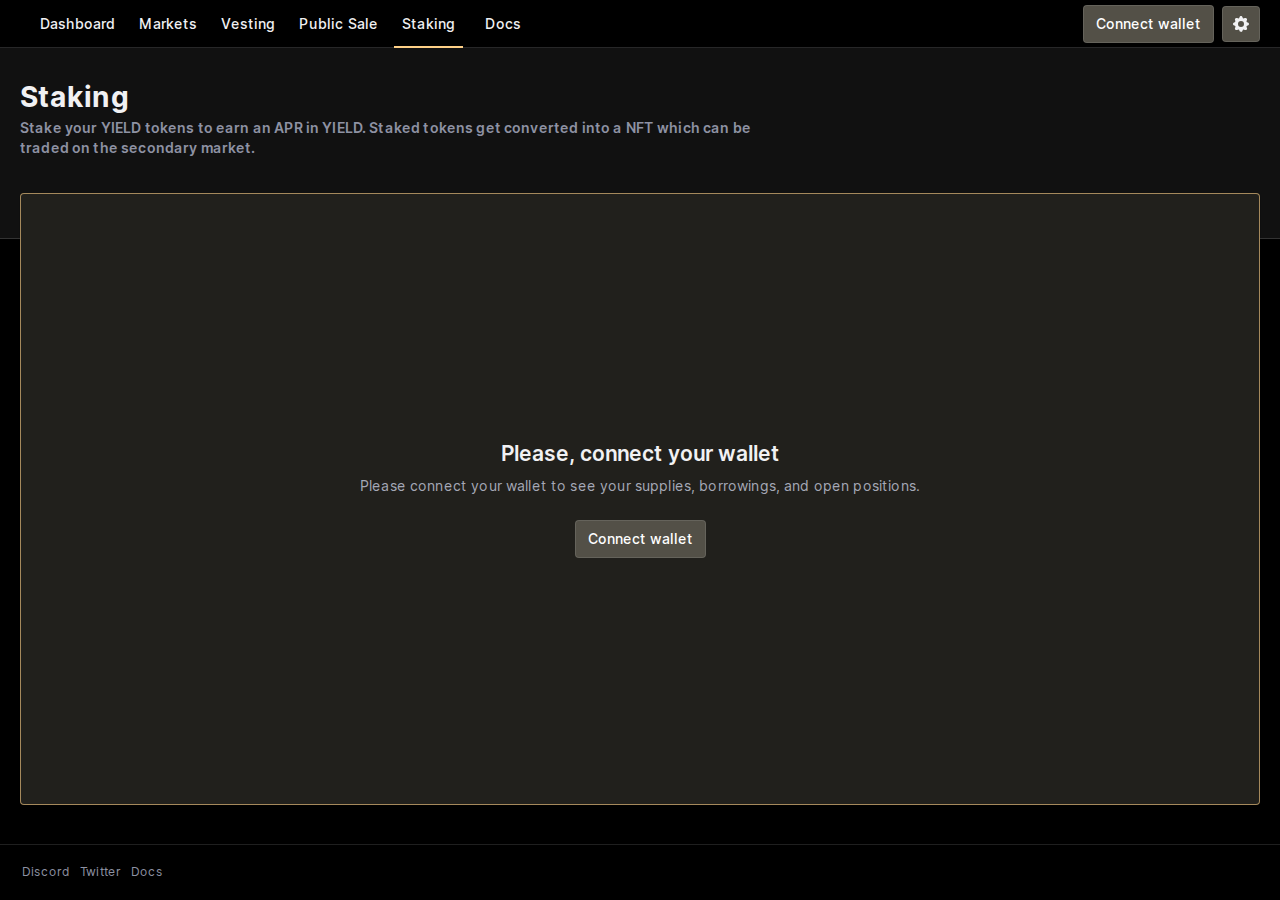
<file: staking/index.html>
<!DOCTYPE html><html lang="en"><head><meta charSet="utf-8"/><meta name="viewport" content="initial-scale=1, width=device-width"/><link rel="apple-touch-icon" sizes="180x180" href="/apple-touch-icon.png"/><link rel="icon" type="image/png" sizes="32x32" href="/favicon-32x32.png"/><link rel="icon" type="image/png" sizes="16x16" href="/favicon-16x16.png"/><link rel="manifest" href="/site.webmanifest"/><link rel="mask-icon" href="/safari-pinned-tab.svg" color="#5bbad5"/><meta name="msapplication-TileColor" content="#da532c"/><meta name="theme-color" content="#ffffff"/><title>YieldLend - YieldLend</title><meta name="description" content="YieldLend is a lending protocol on Base with veMeme tokenomics."/><meta property="og:title" content="YieldLend - YieldLend"/><meta property="og:description" content="YieldLend is a lending protocol on Base with veMeme tokenomics."/><meta property="og:image" content="https://i.imgur.com/8z6Nk87.png"/><meta name="twitter:image" content="https://i.imgur.com/8z6Nk87.png"/><meta name="twitter:image:alt" content="aave governance image"/><meta name="twitter:site" content="@AaveAave"/><meta property="twitter:card" content="summary_large_image"/><meta name="twitter:title" content="YieldLend"/><meta name="twitter:description" content="YieldLend is a lending protocol on Base with veMeme tokenomics."/><meta name="keywords" content="Decentralized Finance, DeFi, lending, borrowing, stablecoins, Ethereum, assets, erc-20, smart contracts, open finance, trustless"/><link rel="apple-touch-icon" href="/aave_icon180.png"/><meta name="apple-mobile-web-app-title" content="YieldLend"/><meta name="apple-mobile-web-app-capable" content="yes"/><meta name="apple-mobile-web-app-status-bar-style" content="black"/><meta name="next-head-count" content="25"/><meta name="theme-color" content="#000"/><link rel="shortcut icon" href="/favicon.ico"/><link rel="manifest" href="/manifest.json"/><style data-emotion="css-global 0"></style><style data-emotion="css-global l6yb46">html{-webkit-font-smoothing:antialiased;-moz-osx-font-smoothing:grayscale;box-sizing:border-box;-webkit-text-size-adjust:100%;}*,*::before,*::after{box-sizing:inherit;}strong,b{font-weight:700;}body{margin:0;color:#F1F1F3;background-color:#000;}@media print{body{background-color:#fff;}}body::backdrop{background-color:#000;}body{font-family:Inter,Arial;font-weight:400;font-size:0.875rem;min-width:375px;}body >div:first-of-type{min-height:100vh;display:-webkit-box;display:-webkit-flex;display:-ms-flexbox;display:flex;-webkit-flex-direction:column;-ms-flex-direction:column;flex-direction:column;}</style><style data-emotion="css 1sk8kew 5hicrt 1me2gch 1dvha5n fpqt3r 10dprq 1jo2jrl i9gxme 1a401w3 781rlv q5q60p 1100lx1 b95f0i gvnjnt qqoy95 ycl373 70qvj9 1czjwln 1yp4ln 19d882k gr0tg3 1ht212s k7vncv 159pi92 1a8qn2o 1gfmd8n 11zj654 1p4wjs1 103kn7e 15zum9u tgjpic 1o62gjw">.css-1sk8kew{height:48px;position:-webkit-sticky;position:sticky;top:0;-webkit-transition:top 300ms cubic-bezier(0.4, 0, 0.2, 1) 0ms;transition:top 300ms cubic-bezier(0.4, 0, 0.2, 1) 0ms;z-index:1100;background-color:#000;display:-webkit-box;display:-webkit-flex;display:-ms-flexbox;display:flex;-webkit-align-items:center;-webkit-box-align:center;-ms-flex-align:center;align-items:center;-webkit-flex-direction:space-between;-ms-flex-direction:space-between;flex-direction:space-between;box-shadow:inset 0px -1px 0px rgba(242, 243, 247, 0.16);}@media (min-width:0px){.css-1sk8kew{padding:8px 8px 8px 20px;}}@media (min-width:640px){.css-1sk8kew{padding:8px 20px;}}.css-5hicrt{margin-right:12px;}@media (min-width:0px){.css-1me2gch{display:none;}}@media (min-width:960px){.css-1me2gch{display:block;}}.css-1dvha5n{list-style:none;margin:0;padding:0;position:relative;display:-webkit-box;display:-webkit-flex;display:-ms-flexbox;display:flex;}.css-1dvha5n .MuiMenuItem-root+.MuiDivider-root,.css-1dvha5n .MuiDivider-root{margin-top:4px;margin-bottom:4px;}@media (min-width:0px){.css-1dvha5n{-webkit-align-items:flex-start;-webkit-box-align:flex-start;-ms-flex-align:flex-start;align-items:flex-start;-webkit-flex-direction:column;-ms-flex-direction:column;flex-direction:column;}}@media (min-width:960px){.css-1dvha5n{-webkit-align-items:center;-webkit-box-align:center;-ms-flex-align:center;align-items:center;-webkit-flex-direction:row;-ms-flex-direction:row;flex-direction:row;}}.css-fpqt3r{display:-webkit-box;display:-webkit-flex;display:-ms-flexbox;display:flex;-webkit-box-pack:start;-ms-flex-pack:start;-webkit-justify-content:flex-start;justify-content:flex-start;-webkit-align-items:center;-webkit-box-align:center;-ms-flex-align:center;align-items:center;position:relative;-webkit-text-decoration:none;text-decoration:none;width:100%;box-sizing:border-box;text-align:left;}.css-fpqt3r.Mui-focusVisible{background-color:#fed0871F;}.css-fpqt3r.Mui-selected{background-color:rgba(234, 235, 239, 0.16);}.css-fpqt3r.Mui-selected.Mui-focusVisible{background-color:rgba(234, 235, 239, 0.28);}.css-fpqt3r.Mui-disabled{opacity:0.38;}@media (min-width:0px){.css-fpqt3r{width:100%;margin-right:0px;}}@media (min-width:960px){.css-fpqt3r{width:unset;margin-right:8px;}}.css-10dprq{margin:0;font-family:Inter,Arial;font-weight:400;letter-spacing:0.009375rem;line-height:143%;font-size:0.875rem;color:#EAEBEF;-webkit-text-decoration:none;text-decoration:none;display:-webkit-inline-box;display:-webkit-inline-flex;display:-ms-inline-flexbox;display:inline-flex;-webkit-align-items:center;-webkit-box-align:center;-ms-flex-align:center;align-items:center;-webkit-box-pack:center;-ms-flex-pack:center;-webkit-justify-content:center;justify-content:center;position:relative;box-sizing:border-box;-webkit-tap-highlight-color:transparent;background-color:transparent;outline:0;border:0;margin:0;border-radius:0;padding:0;cursor:pointer;-webkit-user-select:none;-moz-user-select:none;-ms-user-select:none;user-select:none;vertical-align:middle;-moz-appearance:none;-webkit-appearance:none;-webkit-text-decoration:none;text-decoration:none;color:inherit;min-width:64px;padding:6px 8px;border-radius:4px;-webkit-transition:background-color 250ms cubic-bezier(0.4, 0, 0.2, 1) 0ms,box-shadow 250ms cubic-bezier(0.4, 0, 0.2, 1) 0ms,border-color 250ms cubic-bezier(0.4, 0, 0.2, 1) 0ms,color 250ms cubic-bezier(0.4, 0, 0.2, 1) 0ms;transition:background-color 250ms cubic-bezier(0.4, 0, 0.2, 1) 0ms,box-shadow 250ms cubic-bezier(0.4, 0, 0.2, 1) 0ms,border-color 250ms cubic-bezier(0.4, 0, 0.2, 1) 0ms,color 250ms cubic-bezier(0.4, 0, 0.2, 1) 0ms;color:#EAEBEF;box-shadow:none;border-radius:4px;font-family:Inter,Arial;font-weight:500;line-height:1.5rem;font-size:0.875rem;padding:6px 12px;color:#F1F1F3;padding:6px 8px;position:relative;}.css-10dprq::-moz-focus-inner{border-style:none;}.css-10dprq.Mui-disabled{pointer-events:none;cursor:default;}@media print{.css-10dprq{-webkit-print-color-adjust:exact;color-adjust:exact;}}.css-10dprq:hover{-webkit-text-decoration:none;text-decoration:none;background-color:rgba(234, 235, 239, 0.08);}@media (hover: none){.css-10dprq:hover{background-color:transparent;}}.css-10dprq.Mui-disabled{color:#fed0874D;}.css-10dprq:hover{box-shadow:none;}.css-10dprq.Mui-focusVisible{box-shadow:none;}.css-10dprq:active{box-shadow:none;}.css-10dprq.Mui-disabled{box-shadow:none;}.active.css-10dprq:after,.css-10dprq:hover.css-10dprq:after{-webkit-transform:scaleX(1);-moz-transform:scaleX(1);-ms-transform:scaleX(1);transform:scaleX(1);transform-origin:bottom left;}.css-10dprq:after{content:'';position:absolute;width:100%;-webkit-transform:scaleX(0);-moz-transform:scaleX(0);-ms-transform:scaleX(0);transform:scaleX(0);height:2px;bottom:-6px;left:0;background:linear-gradient(248.86deg, #fed087 10.51%, #fed087 93.41%);transform-origin:bottom right;-webkit-transition:-webkit-transform 0.25s ease-out;transition:transform 0.25s ease-out;}.css-1jo2jrl{margin:0;font-family:Inter,Arial;font-weight:400;letter-spacing:0.009375rem;line-height:143%;font-size:0.875rem;color:#EAEBEF;-webkit-text-decoration:none;text-decoration:none;display:-webkit-inline-box;display:-webkit-inline-flex;display:-ms-inline-flexbox;display:inline-flex;-webkit-align-items:center;-webkit-box-align:center;-ms-flex-align:center;align-items:center;-webkit-box-pack:center;-ms-flex-pack:center;-webkit-justify-content:center;justify-content:center;position:relative;box-sizing:border-box;-webkit-tap-highlight-color:transparent;background-color:transparent;outline:0;border:0;margin:0;border-radius:0;padding:0;cursor:pointer;-webkit-user-select:none;-moz-user-select:none;-ms-user-select:none;user-select:none;vertical-align:middle;-moz-appearance:none;-webkit-appearance:none;-webkit-text-decoration:none;text-decoration:none;color:inherit;min-width:64px;padding:6px 8px;border-radius:4px;-webkit-transition:background-color 250ms cubic-bezier(0.4, 0, 0.2, 1) 0ms,box-shadow 250ms cubic-bezier(0.4, 0, 0.2, 1) 0ms,border-color 250ms cubic-bezier(0.4, 0, 0.2, 1) 0ms,color 250ms cubic-bezier(0.4, 0, 0.2, 1) 0ms;transition:background-color 250ms cubic-bezier(0.4, 0, 0.2, 1) 0ms,box-shadow 250ms cubic-bezier(0.4, 0, 0.2, 1) 0ms,border-color 250ms cubic-bezier(0.4, 0, 0.2, 1) 0ms,color 250ms cubic-bezier(0.4, 0, 0.2, 1) 0ms;color:#EAEBEF;box-shadow:none;border-radius:4px;font-family:Inter,Arial;font-weight:500;line-height:1.5rem;font-size:0.875rem;padding:6px 12px;color:#F1F1F3;padding:6px 8px;position:relative;}.css-1jo2jrl::-moz-focus-inner{border-style:none;}.css-1jo2jrl.Mui-disabled{pointer-events:none;cursor:default;}@media print{.css-1jo2jrl{-webkit-print-color-adjust:exact;color-adjust:exact;}}.css-1jo2jrl:hover{-webkit-text-decoration:none;text-decoration:none;background-color:rgba(234, 235, 239, 0.08);}@media (hover: none){.css-1jo2jrl:hover{background-color:transparent;}}.css-1jo2jrl.Mui-disabled{color:#fed0874D;}.css-1jo2jrl:hover{box-shadow:none;}.css-1jo2jrl.Mui-focusVisible{box-shadow:none;}.css-1jo2jrl:active{box-shadow:none;}.css-1jo2jrl.Mui-disabled{box-shadow:none;}.active.css-1jo2jrl:after,.css-1jo2jrl:hover.css-1jo2jrl:after{-webkit-transform:scaleX(1);-moz-transform:scaleX(1);-ms-transform:scaleX(1);transform:scaleX(1);transform-origin:bottom left;}.css-1jo2jrl:after{content:'';position:absolute;width:100%;-webkit-transform:scaleX(0);-moz-transform:scaleX(0);-ms-transform:scaleX(0);transform:scaleX(0);height:2px;bottom:-6px;left:0;background:linear-gradient(248.86deg, #fed087 10.51%, #fed087 93.41%);transform-origin:bottom right;-webkit-transition:-webkit-transform 0.25s ease-out;transition:transform 0.25s ease-out;}.css-i9gxme{-webkit-box-flex:1;-webkit-flex-grow:1;-ms-flex-positive:1;flex-grow:1;}.css-1a401w3{display:-webkit-inline-box;display:-webkit-inline-flex;display:-ms-inline-flexbox;display:inline-flex;-webkit-align-items:center;-webkit-box-align:center;-ms-flex-align:center;align-items:center;-webkit-box-pack:center;-ms-flex-pack:center;-webkit-justify-content:center;justify-content:center;position:relative;box-sizing:border-box;-webkit-tap-highlight-color:transparent;background-color:transparent;outline:0;border:0;margin:0;border-radius:0;padding:0;cursor:pointer;-webkit-user-select:none;-moz-user-select:none;-ms-user-select:none;user-select:none;vertical-align:middle;-moz-appearance:none;-webkit-appearance:none;-webkit-text-decoration:none;text-decoration:none;color:inherit;min-width:64px;padding:6px 16px;border-radius:4px;-webkit-transition:background-color 250ms cubic-bezier(0.4, 0, 0.2, 1) 0ms,box-shadow 250ms cubic-bezier(0.4, 0, 0.2, 1) 0ms,border-color 250ms cubic-bezier(0.4, 0, 0.2, 1) 0ms,color 250ms cubic-bezier(0.4, 0, 0.2, 1) 0ms;transition:background-color 250ms cubic-bezier(0.4, 0, 0.2, 1) 0ms,box-shadow 250ms cubic-bezier(0.4, 0, 0.2, 1) 0ms,border-color 250ms cubic-bezier(0.4, 0, 0.2, 1) 0ms,color 250ms cubic-bezier(0.4, 0, 0.2, 1) 0ms;box-shadow:none;border-radius:4px;font-family:Inter,Arial;font-weight:500;line-height:1.5rem;font-size:0.875rem;padding:6px 12px;color:#fff;border:1px solid;border-color:#EBEBED1F;background-color:#535047;}.css-1a401w3::-moz-focus-inner{border-style:none;}.css-1a401w3.Mui-disabled{pointer-events:none;cursor:default;}@media print{.css-1a401w3{-webkit-print-color-adjust:exact;color-adjust:exact;}}.css-1a401w3:hover{-webkit-text-decoration:none;text-decoration:none;background-color:rgba(241, 241, 243, 0.08);}@media (hover: none){.css-1a401w3:hover{background-color:transparent;}}.css-1a401w3.Mui-disabled{color:#fed0874D;}.css-1a401w3:hover{box-shadow:none;}.css-1a401w3.Mui-focusVisible{box-shadow:none;}.css-1a401w3:active{box-shadow:none;}.css-1a401w3.Mui-disabled{box-shadow:none;}.css-1a401w3:hover,.css-1a401w3.Mui-focusVisible{background-color:#000;}.css-781rlv{display:-webkit-inline-box;display:-webkit-inline-flex;display:-ms-inline-flexbox;display:inline-flex;-webkit-align-items:center;-webkit-box-align:center;-ms-flex-align:center;align-items:center;-webkit-box-pack:center;-ms-flex-pack:center;-webkit-justify-content:center;justify-content:center;position:relative;box-sizing:border-box;-webkit-tap-highlight-color:transparent;background-color:transparent;outline:0;border:0;margin:0;border-radius:0;padding:0;cursor:pointer;-webkit-user-select:none;-moz-user-select:none;-ms-user-select:none;user-select:none;vertical-align:middle;-moz-appearance:none;-webkit-appearance:none;-webkit-text-decoration:none;text-decoration:none;color:inherit;min-width:64px;padding:6px 16px;border-radius:4px;-webkit-transition:background-color 250ms cubic-bezier(0.4, 0, 0.2, 1) 0ms,box-shadow 250ms cubic-bezier(0.4, 0, 0.2, 1) 0ms,border-color 250ms cubic-bezier(0.4, 0, 0.2, 1) 0ms,color 250ms cubic-bezier(0.4, 0, 0.2, 1) 0ms;transition:background-color 250ms cubic-bezier(0.4, 0, 0.2, 1) 0ms,box-shadow 250ms cubic-bezier(0.4, 0, 0.2, 1) 0ms,border-color 250ms cubic-bezier(0.4, 0, 0.2, 1) 0ms,color 250ms cubic-bezier(0.4, 0, 0.2, 1) 0ms;box-shadow:none;border-radius:4px;font-family:Inter,Arial;font-weight:500;line-height:1.5rem;font-size:0.875rem;padding:6px 12px;color:#fff;border:1px solid;border-color:#EBEBED1F;background-color:#535047;padding:7px 8px;min-width:unset;margin-left:8px;}.css-781rlv::-moz-focus-inner{border-style:none;}.css-781rlv.Mui-disabled{pointer-events:none;cursor:default;}@media print{.css-781rlv{-webkit-print-color-adjust:exact;color-adjust:exact;}}.css-781rlv:hover{-webkit-text-decoration:none;text-decoration:none;background-color:rgba(241, 241, 243, 0.08);}@media (hover: none){.css-781rlv:hover{background-color:transparent;}}.css-781rlv.Mui-disabled{color:#fed0874D;}.css-781rlv:hover{box-shadow:none;}.css-781rlv.Mui-focusVisible{box-shadow:none;}.css-781rlv:active{box-shadow:none;}.css-781rlv.Mui-disabled{box-shadow:none;}.css-781rlv:hover,.css-781rlv.Mui-focusVisible{background-color:#000;}.css-q5q60p{-webkit-user-select:none;-moz-user-select:none;-ms-user-select:none;user-select:none;width:1em;height:1em;display:inline-block;fill:currentColor;-webkit-flex-shrink:0;-ms-flex-negative:0;flex-shrink:0;-webkit-transition:fill 200ms cubic-bezier(0.4, 0, 0.2, 1) 0ms;transition:fill 200ms cubic-bezier(0.4, 0, 0.2, 1) 0ms;font-size:1.25rem;color:#F1F1F3;}@media (min-width:0px){.css-1100lx1{display:-webkit-box;display:-webkit-flex;display:-ms-flexbox;display:flex;}}@media (min-width:960px){.css-1100lx1{display:none;}}.css-b95f0i{display:-webkit-box;display:-webkit-flex;display:-ms-flexbox;display:flex;-webkit-flex-direction:column;-ms-flex-direction:column;flex-direction:column;-webkit-flex:1;-ms-flex:1;flex:1;}.css-gvnjnt{background:#111;border-bottom:1px solid #333;color:#F1F1F3;}.css-qqoy95{padding-bottom:64px;color:#F1F1F3;}@media (min-width:0px){.css-qqoy95{padding-top:24px;}}@media (min-width:960px){.css-qqoy95{padding-top:32px;}}.css-ycl373{width:100%;margin-left:auto;box-sizing:border-box;margin-right:auto;display:block;padding-left:8px;padding-right:8px;display:-webkit-box;display:-webkit-flex;display:-ms-flexbox;display:flex;-webkit-flex-direction:column;-ms-flex-direction:column;flex-direction:column;-webkit-flex:1;-ms-flex:1;flex:1;padding-bottom:39px;padding-bottom:0px;}@media (min-width:760px){.css-ycl373{padding-left:12px;padding-right:12px;}}@media (min-width:1280px){.css-ycl373{max-width:1280px;}}@media (min-width:0px){.css-ycl373{padding-left:8px;padding-right:8px;}}@media (min-width:640px){.css-ycl373{padding-left:20px;padding-right:20px;}}@media (min-width:760px){.css-ycl373{padding-left:48px;padding-right:48px;}}@media (min-width:960px){.css-ycl373{padding-left:96px;padding-right:96px;}}@media (min-width:1280px){.css-ycl373{padding-left:20px;padding-right:20px;}}@media (min-width:1575px){.css-ycl373{max-width:unset;padding-left:96px;padding-right:96px;}}@media (min-width:1800px){.css-ycl373{padding-left:0;padding-right:0;max-width:1440px;}}.css-70qvj9{display:-webkit-box;display:-webkit-flex;display:-ms-flexbox;display:flex;-webkit-align-items:center;-webkit-box-align:center;-ms-flex-align:center;align-items:center;}.css-1czjwln{display:-webkit-box;display:-webkit-flex;display:-ms-flexbox;display:flex;margin-bottom:16px;}@media (min-width:0px){.css-1czjwln{-webkit-align-items:flex-start;-webkit-box-align:flex-start;-ms-flex-align:flex-start;align-items:flex-start;-webkit-flex-direction:column;-ms-flex-direction:column;flex-direction:column;}}@media (min-width:640px){.css-1czjwln{-webkit-align-items:center;-webkit-box-align:center;-ms-flex-align:center;align-items:center;-webkit-flex-direction:row;-ms-flex-direction:row;flex-direction:row;}}.css-1yp4ln{display:-webkit-box;display:-webkit-flex;display:-ms-flexbox;display:flex;-webkit-align-items:flex-start;-webkit-box-align:flex-start;-ms-flex-align:flex-start;align-items:flex-start;}.css-19d882k{margin:0;font-family:Inter,Arial;font-weight:700;letter-spacing:0.015625rem;line-height:123.5%;font-size:1.75rem;color:text.white;}@media (min-width:0px){.css-19d882k{margin-right:20px;margin-bottom:4px;}}@media (min-width:640px){.css-19d882k{margin-right:12px;margin-bottom:0px;}}.css-gr0tg3{display:-webkit-box;display:-webkit-flex;display:-ms-flexbox;display:flex;-webkit-align-items:flex-start;-webkit-box-align:flex-start;-ms-flex-align:flex-start;align-items:flex-start;-webkit-box-flex-wrap:wrap;-webkit-flex-wrap:wrap;-ms-flex-wrap:wrap;flex-wrap:wrap;margin-bottom:0px;}.css-1ht212s{margin:0;font-family:Inter,Arial;font-weight:600;letter-spacing:0.009375rem;line-height:1.25rem;font-size:0.875rem;color:#8E92A3;margin-top:8px;max-width:750px;margin-bottom:16px;}@media (min-width:0px){.css-1ht212s{margin-right:20px;}}@media (min-width:640px){.css-1ht212s{margin-right:12px;}}.css-k7vncv{display:-webkit-box;display:-webkit-flex;display:-ms-flexbox;display:flex;-webkit-align-items:flex-start;-webkit-box-align:flex-start;-ms-flex-align:flex-start;align-items:flex-start;-webkit-box-flex-wrap:wrap;-webkit-flex-wrap:wrap;-ms-flex-wrap:wrap;flex-wrap:wrap;width:100%;}@media (min-width:0px){.css-k7vncv{gap:12px;}}@media (min-width:640px){.css-k7vncv{gap:32px;}}.css-159pi92{display:-webkit-box;display:-webkit-flex;display:-ms-flexbox;display:flex;-webkit-flex-direction:column;-ms-flex-direction:column;flex-direction:column;-webkit-flex:1;-ms-flex:1;flex:1;}@media (min-width:0px){.css-159pi92{margin-top:-32px;}}@media (min-width:1280px){.css-159pi92{margin-top:-46px;}}@media (min-width:1575px){.css-159pi92{margin-top:-44px;}}@media (min-width:1800px){.css-159pi92{margin-top:-48px;}}.css-1a8qn2o{width:100%;margin-left:auto;box-sizing:border-box;margin-right:auto;display:block;padding-left:8px;padding-right:8px;display:-webkit-box;display:-webkit-flex;display:-ms-flexbox;display:flex;-webkit-flex-direction:column;-ms-flex-direction:column;flex-direction:column;-webkit-flex:1;-ms-flex:1;flex:1;padding-bottom:39px;}@media (min-width:760px){.css-1a8qn2o{padding-left:12px;padding-right:12px;}}@media (min-width:1280px){.css-1a8qn2o{max-width:1280px;}}@media (min-width:0px){.css-1a8qn2o{padding-left:8px;padding-right:8px;}}@media (min-width:640px){.css-1a8qn2o{padding-left:20px;padding-right:20px;}}@media (min-width:760px){.css-1a8qn2o{padding-left:48px;padding-right:48px;}}@media (min-width:960px){.css-1a8qn2o{padding-left:96px;padding-right:96px;}}@media (min-width:1280px){.css-1a8qn2o{padding-left:20px;padding-right:20px;}}@media (min-width:1575px){.css-1a8qn2o{max-width:unset;padding-left:96px;padding-right:96px;}}@media (min-width:1800px){.css-1a8qn2o{padding-left:0;padding-right:0;max-width:1440px;}}.css-1gfmd8n{background-color:#434037;color:#F1F1F3;-webkit-transition:box-shadow 300ms cubic-bezier(0.4, 0, 0.2, 1) 0ms;transition:box-shadow 300ms cubic-bezier(0.4, 0, 0.2, 1) 0ms;border-radius:4px;box-shadow:0px 2px 1px -1px rgba(0,0,0,0.2),0px 1px 1px 0px rgba(0,0,0,0.14),0px 1px 3px 0px rgba(0,0,0,0.12);background-image:linear-gradient(rgba(255, 255, 255, 0.05), rgba(255, 255, 255, 0.05));border-radius:4px;box-shadow:0px 2px 1px rgba(0, 0, 0, 0.05),0px 0px 1px rgba(0, 0, 0, 0.25);background-image:none;background:#21201c;border:1px solid #fed08799;display:-webkit-box;display:-webkit-flex;display:-ms-flexbox;display:flex;-webkit-flex-direction:column;-ms-flex-direction:column;flex-direction:column;-webkit-align-items:center;-webkit-box-align:center;-ms-flex-align:center;align-items:center;-webkit-box-pack:center;-ms-flex-pack:center;-webkit-justify-content:center;justify-content:center;text-align:center;padding:16px;-webkit-flex:1;-ms-flex:1;flex:1;}.css-11zj654{margin:0;font-family:Inter,Arial;font-weight:600;letter-spacing:unset;line-height:133.4%;font-size:1.3125rem;margin-bottom:8px;}.css-1p4wjs1{margin:0;font-family:Inter,Arial;font-weight:400;letter-spacing:0.009375rem;line-height:143%;font-size:0.875rem;color:#A5A8B6;margin-bottom:24px;}.css-103kn7e{display:-webkit-box;display:-webkit-flex;display:-ms-flexbox;display:flex;width:100%;-webkit-box-pack:justify;-webkit-justify-content:space-between;justify-content:space-between;-webkit-align-items:center;-webkit-box-align:center;-ms-flex-align:center;align-items:center;gap:22px;box-shadow:inset 0px 1px 0px rgba(255, 255, 255, 0.12);}@media (min-width:0px){.css-103kn7e{padding:22px 0px 40px 0px;-webkit-flex-direction:column;-ms-flex-direction:column;flex-direction:column;}}@media (min-width:640px){.css-103kn7e{padding:0 22px 0 40px;-webkit-flex-direction:column;-ms-flex-direction:column;flex-direction:column;}}@media (min-width:760px){.css-103kn7e{padding:20px 22px;-webkit-flex-direction:row;-ms-flex-direction:row;flex-direction:row;}}.css-15zum9u{display:-webkit-box;display:-webkit-flex;display:-ms-flexbox;display:flex;gap:10px;-webkit-align-items:center;-webkit-box-align:center;-ms-flex-align:center;align-items:center;}.css-tgjpic{margin:0;font-family:Inter,Arial;font-weight:400;letter-spacing:0.009375rem;line-height:143%;font-size:0.875rem;color:#EAEBEF;-webkit-text-decoration:none;text-decoration:none;color:#8E92A3;display:-webkit-box;display:-webkit-flex;display:-ms-flexbox;display:flex;-webkit-align-items:center;-webkit-box-align:center;-ms-flex-align:center;align-items:center;}.css-tgjpic:hover{color:#F1F1F3;}.css-1o62gjw{margin:0;font-family:Inter,Arial;font-weight:400;letter-spacing:0.009375rem;line-height:1rem;font-size:0.75rem;}</style><link rel="preload" href="/_next/static/css/0da2d62e1a58e826.css" as="style"/><link rel="stylesheet" href="/_next/static/css/0da2d62e1a58e826.css" data-n-g=""/><noscript data-n-css=""></noscript><script defer="" nomodule="" src="/_next/static/chunks/polyfills-5cd94c89d3acac5f.js"></script><script defer="" src="/_next/static/chunks/3327-4a0bef7d19cf38e2.js"></script><script defer="" src="/_next/static/chunks/2125.81cabf17c2a51a74.js"></script><script defer="" src="/_next/static/chunks/543-c97dfc83bce811f8.js"></script><script defer="" src="/_next/static/chunks/3629-04591dd789f55f60.js"></script><script defer="" src="/_next/static/chunks/1717.9ebafdb6992539eb.js"></script><script defer="" src="/_next/static/chunks/2858.b7012fe0f26020bf.js"></script><script defer="" src="/_next/static/chunks/6936.83da95afd5d397cf.js"></script><script defer="" src="/_next/static/chunks/2650.73e4048623c242c3.js"></script><script defer="" src="/_next/static/chunks/9463-bd11f80e0aead5e9.js"></script><script defer="" src="/_next/static/chunks/1901.6386ee02b43cdce4.js"></script><script defer="" src="/_next/static/chunks/9571.47000466dabf895f.js"></script><script defer="" src="/_next/static/chunks/7573-e5fcc200920bf597.js"></script><script defer="" src="/_next/static/chunks/2687.5a63ede51c03d39a.js"></script><script defer="" src="/_next/static/chunks/3508.81971fa2cdb82a85.js"></script><script defer="" src="/_next/static/chunks/4787.bcda88203322c13c.js"></script><script defer="" src="/_next/static/chunks/1811.82fcb9cb6f9e0a0b.js"></script><script defer="" src="/_next/static/chunks/4204.c11e98048d5b6d5f.js"></script><script defer="" src="/_next/static/chunks/2764.b34bb3a3663e6822.js"></script><script defer="" src="/_next/static/chunks/9551.3f1454894e370478.js"></script><script defer="" src="/_next/static/chunks/4423.04e31d8a743e7ddf.js"></script><script defer="" src="/_next/static/chunks/4017-7c111128aad1e10d.js"></script><script defer="" src="/_next/static/chunks/3127-bd312e2e6177323a.js"></script><script defer="" src="/_next/static/chunks/5146.071dcadb9df1af86.js"></script><script defer="" src="/_next/static/chunks/8-9db73a7e4c539167.js"></script><script defer="" src="/_next/static/chunks/8337.44d1a7665bf179e3.js"></script><script defer="" src="/_next/static/chunks/8592.4289df28ea142e24.js"></script><script defer="" src="/_next/static/chunks/1780.894fefb4766390b7.js"></script><script defer="" src="/_next/static/chunks/2088.512baa74d7387ee1.js"></script><script defer="" src="/_next/static/chunks/9075.3663209e307afa1a.js"></script><script defer="" src="/_next/static/chunks/2826.e1a8b7b4581f6c0e.js"></script><script src="/_next/static/chunks/webpack-1ccd0564ed191771.js" defer=""></script><script src="/_next/static/chunks/framework-79bce4a3a540b080.js" defer=""></script><script src="/_next/static/chunks/main-37e08f82b0681cde.js" defer=""></script><script src="/_next/static/chunks/pages/_app-795dd2ea70d50e23.js" defer=""></script><script src="/_next/static/chunks/6147-9c39c182596c99e2.js" defer=""></script><script src="/_next/static/chunks/7603-58cb27010e0a12d8.js" defer=""></script><script src="/_next/static/chunks/4600-50f6157209898d2a.js" defer=""></script><script src="/_next/static/chunks/3299-687e87e27d891922.js" defer=""></script><script src="/_next/static/chunks/pages/staking-24909a4712569464.js" defer=""></script><script src="/_next/static/df07ic9rN_PY7NHfbY9rJ/_buildManifest.js" defer=""></script><script src="/_next/static/df07ic9rN_PY7NHfbY9rJ/_ssgManifest.js" defer=""></script><script src="/_next/static/df07ic9rN_PY7NHfbY9rJ/_middlewareManifest.js" defer=""></script></head><body><div id="__next" data-reactroot=""><header class="MuiBox-root css-1sk8kew"><div class="MuiBox-root css-5hicrt"></div><div class="MuiBox-root css-1me2gch"><ul class="MuiList-root css-1dvha5n"><li class="MuiListItem-root MuiListItem-gutters css-fpqt3r" data-cy="menuDashboard"><a class="MuiTypography-root MuiTypography-description MuiLink-root MuiLink-underlineNone MuiButtonBase-root MuiButton-root MuiButton-text MuiButton-textPrimary MuiButton-sizeMedium MuiButton-textSizeMedium MuiButton-disableElevation MuiButton-root MuiButton-text MuiButton-textPrimary MuiButton-sizeMedium MuiButton-textSizeMedium MuiButton-disableElevation css-1jo2jrl" tabindex="0" href="/">Dashboard</a></li><li class="MuiListItem-root MuiListItem-gutters css-fpqt3r" data-cy="menuMarkets"><a class="MuiTypography-root MuiTypography-description MuiLink-root MuiLink-underlineNone MuiButtonBase-root MuiButton-root MuiButton-text MuiButton-textPrimary MuiButton-sizeMedium MuiButton-textSizeMedium MuiButton-disableElevation MuiButton-root MuiButton-text MuiButton-textPrimary MuiButton-sizeMedium MuiButton-textSizeMedium MuiButton-disableElevation css-1jo2jrl" tabindex="0" href="/markets/">Markets</a></li><li class="MuiListItem-root MuiListItem-gutters css-fpqt3r" data-cy="vesting"><a class="MuiTypography-root MuiTypography-description MuiLink-root MuiLink-underlineNone MuiButtonBase-root MuiButton-root MuiButton-text MuiButton-textPrimary MuiButton-sizeMedium MuiButton-textSizeMedium MuiButton-disableElevation MuiButton-root MuiButton-text MuiButton-textPrimary MuiButton-sizeMedium MuiButton-textSizeMedium MuiButton-disableElevation css-1jo2jrl" tabindex="0" href="/vesting/">Vesting</a></li><li class="MuiListItem-root MuiListItem-gutters css-fpqt3r" data-cy="privateSale"><a class="MuiTypography-root MuiTypography-description MuiLink-root MuiLink-underlineNone MuiButtonBase-root MuiButton-root MuiButton-text MuiButton-textPrimary MuiButton-sizeMedium MuiButton-textSizeMedium MuiButton-disableElevation MuiButton-root MuiButton-text MuiButton-textPrimary MuiButton-sizeMedium MuiButton-textSizeMedium MuiButton-disableElevation css-1jo2jrl" tabindex="0" href="/sale/">Public Sale</a></li><li class="MuiListItem-root MuiListItem-gutters css-fpqt3r" data-cy="stake"><a class="MuiTypography-root MuiTypography-description MuiLink-root MuiLink-underlineNone MuiButtonBase-root MuiButton-root MuiButton-text MuiButton-textPrimary MuiButton-sizeMedium MuiButton-textSizeMedium MuiButton-disableElevation MuiButton-root MuiButton-text MuiButton-textPrimary MuiButton-sizeMedium MuiButton-textSizeMedium MuiButton-disableElevation active css-1jo2jrl" tabindex="0" href="/staking/">Staking</a></li><li class="MuiListItem-root MuiListItem-gutters css-fpqt3r" data-cy="docs"><a class="MuiTypography-root MuiTypography-description MuiLink-root MuiLink-underlineNone MuiButtonBase-root MuiButton-root MuiButton-text MuiButton-textPrimary MuiButton-sizeMedium MuiButton-textSizeMedium MuiButton-disableElevation MuiButton-root MuiButton-text MuiButton-textPrimary MuiButton-sizeMedium MuiButton-textSizeMedium MuiButton-disableElevation css-10dprq" href="https://learn.yieldlend.xyz/" target="_blank" rel="noopener" tabindex="0">Docs</a></li></ul></div><div class="MuiBox-root css-i9gxme"></div><button class="MuiButtonBase-root MuiButton-root MuiButton-surface MuiButton-surfacePrimary MuiButton-sizeMedium MuiButton-surfaceSizeMedium MuiButton-disableElevation MuiButton-root MuiButton-surface MuiButton-surfacePrimary MuiButton-sizeMedium MuiButton-surfaceSizeMedium MuiButton-disableElevation css-1a401w3" tabindex="0" type="button" aria-label="wallet" id="wallet-button" aria-haspopup="true">Connect wallet</button><div class="MuiBox-root css-1me2gch"><button class="MuiButtonBase-root MuiButton-root MuiButton-surface MuiButton-surfacePrimary MuiButton-sizeMedium MuiButton-surfaceSizeMedium MuiButton-disableElevation MuiButton-root MuiButton-surface MuiButton-surfacePrimary MuiButton-sizeMedium MuiButton-surfaceSizeMedium MuiButton-disableElevation css-781rlv" tabindex="0" type="button" aria-label="settings" id="settings-button" aria-haspopup="true"><svg class="MuiSvgIcon-root MuiSvgIcon-fontSizeSmall css-q5q60p" focusable="false" aria-hidden="true" viewBox="0 0 24 24"><svg xmlns="http://www.w3.org/2000/svg" viewBox="0 0 20 20" fill="currentColor" aria-hidden="true"><path fill-rule="evenodd" d="M11.49 3.17c-.38-1.56-2.6-1.56-2.98 0a1.532 1.532 0 01-2.286.948c-1.372-.836-2.942.734-2.106 2.106.54.886.061 2.042-.947 2.287-1.561.379-1.561 2.6 0 2.978a1.532 1.532 0 01.947 2.287c-.836 1.372.734 2.942 2.106 2.106a1.532 1.532 0 012.287.947c.379 1.561 2.6 1.561 2.978 0a1.533 1.533 0 012.287-.947c1.372.836 2.942-.734 2.106-2.106a1.533 1.533 0 01.947-2.287c1.561-.379 1.561-2.6 0-2.978a1.532 1.532 0 01-.947-2.287c.836-1.372-.734-2.942-2.106-2.106a1.532 1.532 0 01-2.287-.947zM10 13a3 3 0 100-6 3 3 0 000 6z" clip-rule="evenodd"></path></svg></svg></button></div><div class="MuiBox-root css-1100lx1"><button class="MuiButtonBase-root MuiButton-root MuiButton-surface MuiButton-surfacePrimary MuiButton-sizeMedium MuiButton-surfaceSizeMedium MuiButton-disableElevation MuiButton-root MuiButton-surface MuiButton-surfacePrimary MuiButton-sizeMedium MuiButton-surfaceSizeMedium MuiButton-disableElevation css-781rlv" tabindex="0" type="button" id="settings-button-mobile"><svg class="MuiSvgIcon-root MuiSvgIcon-fontSizeSmall css-q5q60p" focusable="false" aria-hidden="true" viewBox="0 0 24 24"><svg xmlns="http://www.w3.org/2000/svg" fill="none" viewBox="0 0 24 24" stroke-width="2" stroke="currentColor" aria-hidden="true"><path stroke-linecap="round" stroke-linejoin="round" d="M4 6h16M4 12h16M4 18h16"></path></svg></svg></button></div></header><main class="MuiBox-root css-b95f0i"><div class="MuiBox-root css-gvnjnt" id="top-info-panel"><div class="MuiBox-root css-qqoy95"><div class="MuiContainer-root MuiContainer-maxWidthLg css-ycl373"><div class="MuiBox-root css-0"><div class="MuiBox-root css-70qvj9"><div class="MuiBox-root css-1czjwln"><div class="MuiBox-root css-1yp4ln"><h1 class="MuiTypography-root MuiTypography-h1 css-19d882k">Staking</h1></div><div class="MuiBox-root css-gr0tg3"></div></div></div><p class="MuiTypography-root MuiTypography-main14 css-1ht212s" style="margin-top:-12px">Stake your YIELD tokens to earn an APR in YIELD. Staked tokens get converted into a NFT which can be traded on the secondary market.</p><div class="MuiBox-root css-k7vncv"></div></div></div></div></div><div class="MuiBox-root css-159pi92"><div class="MuiContainer-root MuiContainer-maxWidthLg css-1a8qn2o"><div class="MuiPaper-root MuiPaper-elevation MuiPaper-rounded MuiPaper-elevation1 css-1gfmd8n"><h2 class="MuiTypography-root MuiTypography-h2 css-11zj654">Please, connect your wallet</h2><p class="MuiTypography-root MuiTypography-description css-1p4wjs1">Please connect your wallet to see your supplies, borrowings, and open positions.</p><button class="MuiButtonBase-root MuiButton-root MuiButton-surface MuiButton-surfacePrimary MuiButton-sizeMedium MuiButton-surfaceSizeMedium MuiButton-disableElevation MuiButton-root MuiButton-surface MuiButton-surfacePrimary MuiButton-sizeMedium MuiButton-surfaceSizeMedium MuiButton-disableElevation css-1a401w3" tabindex="0" type="button">Connect wallet</button></div></div></div></main><div class="MuiBox-root css-103kn7e"><div class="MuiBox-root css-15zum9u"><a class="MuiTypography-root MuiTypography-description MuiLink-root MuiLink-underlineNone css-tgjpic" href="https://discord.yieldlend.xyz/" target="_blank" rel="noopener"><p class="MuiTypography-root MuiTypography-caption css-1o62gjw">Discord</p></a><a class="MuiTypography-root MuiTypography-description MuiLink-root MuiLink-underlineNone css-tgjpic" href="https://x.com/yieldlend/" target="_blank" rel="noopener"><p class="MuiTypography-root MuiTypography-caption css-1o62gjw">Twitter</p></a><a class="MuiTypography-root MuiTypography-description MuiLink-root MuiLink-underlineNone css-tgjpic" href="https://learn.yieldlend.xyz/" target="_blank" rel="noopener"><p class="MuiTypography-root MuiTypography-caption css-1o62gjw">Docs</p></a></div></div></div><script id="__NEXT_DATA__" type="application/json">{"props":{"pageProps":{}},"page":"/staking","query":{},"buildId":"df07ic9rN_PY7NHfbY9rJ","nextExport":true,"autoExport":true,"isFallback":false,"dynamicIds":[58294,86936,99571,74715,81811,34204,26532,54423,25146,66126,88592,53913,99528],"scriptLoader":[]}</script></body></html>
</file>
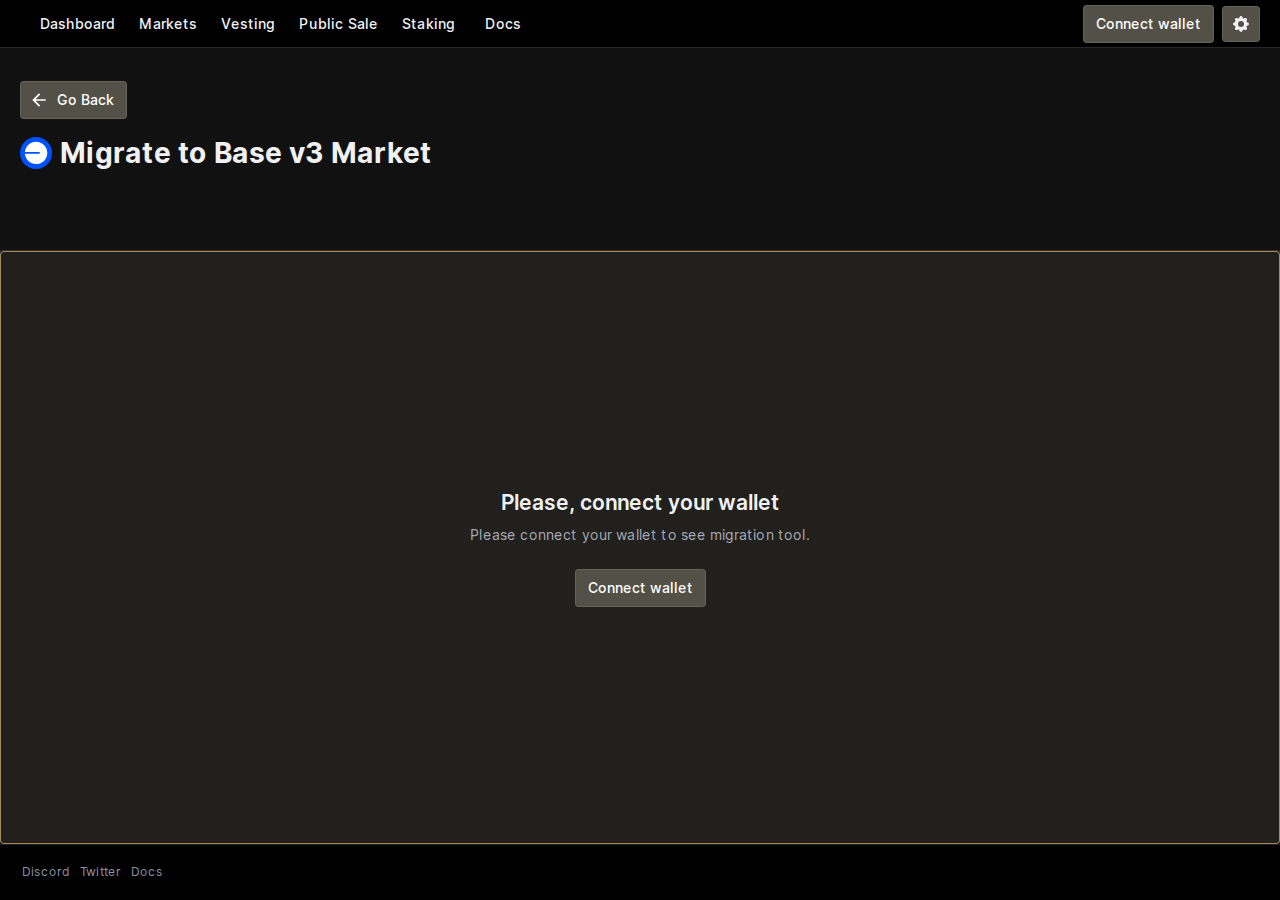
<file: v3-migration/index.html>
<!DOCTYPE html><html lang="en"><head><meta charSet="utf-8"/><meta name="viewport" content="initial-scale=1, width=device-width"/><link rel="apple-touch-icon" sizes="180x180" href="/apple-touch-icon.png"/><link rel="icon" type="image/png" sizes="32x32" href="/favicon-32x32.png"/><link rel="icon" type="image/png" sizes="16x16" href="/favicon-16x16.png"/><link rel="manifest" href="/site.webmanifest"/><link rel="mask-icon" href="/safari-pinned-tab.svg" color="#5bbad5"/><meta name="msapplication-TileColor" content="#da532c"/><meta name="theme-color" content="#ffffff"/><title>YieldLend - YieldLend</title><meta name="description" content="YieldLend is a lending protocol on Base with veMeme tokenomics."/><meta property="og:title" content="YieldLend - YieldLend"/><meta property="og:description" content="YieldLend is a lending protocol on Base with veMeme tokenomics."/><meta property="og:image" content="https://i.imgur.com/8z6Nk87.png"/><meta name="twitter:image" content="https://i.imgur.com/8z6Nk87.png"/><meta name="twitter:image:alt" content="aave governance image"/><meta name="twitter:site" content="@AaveAave"/><meta property="twitter:card" content="summary_large_image"/><meta name="twitter:title" content="YieldLend"/><meta name="twitter:description" content="YieldLend is a lending protocol on Base with veMeme tokenomics."/><meta name="keywords" content="Decentralized Finance, DeFi, lending, borrowing, stablecoins, Ethereum, assets, erc-20, smart contracts, open finance, trustless"/><link rel="apple-touch-icon" href="/aave_icon180.png"/><meta name="apple-mobile-web-app-title" content="YieldLend"/><meta name="apple-mobile-web-app-capable" content="yes"/><meta name="apple-mobile-web-app-status-bar-style" content="black"/><meta name="next-head-count" content="25"/><meta name="theme-color" content="#000"/><link rel="shortcut icon" href="/favicon.ico"/><link rel="manifest" href="/manifest.json"/><style data-emotion="css-global 0"></style><style data-emotion="css-global l6yb46">html{-webkit-font-smoothing:antialiased;-moz-osx-font-smoothing:grayscale;box-sizing:border-box;-webkit-text-size-adjust:100%;}*,*::before,*::after{box-sizing:inherit;}strong,b{font-weight:700;}body{margin:0;color:#F1F1F3;background-color:#000;}@media print{body{background-color:#fff;}}body::backdrop{background-color:#000;}body{font-family:Inter,Arial;font-weight:400;font-size:0.875rem;min-width:375px;}body >div:first-of-type{min-height:100vh;display:-webkit-box;display:-webkit-flex;display:-ms-flexbox;display:flex;-webkit-flex-direction:column;-ms-flex-direction:column;flex-direction:column;}</style><style data-emotion="css 1sk8kew 5hicrt 1me2gch 1dvha5n fpqt3r 10dprq 1jo2jrl i9gxme 1a401w3 781rlv q5q60p 1100lx1 b95f0i gvnjnt qqoy95 ycl373 l9yetb 1m5cnli 1l6c7y9 1i92f6e 10dohqv 1czjwln 1yp4ln 19d882k 70qvj9 hjllk8 gr0tg3 k7vncv 1gfmd8n 11zj654 1p4wjs1 103kn7e 15zum9u tgjpic 1o62gjw">.css-1sk8kew{height:48px;position:-webkit-sticky;position:sticky;top:0;-webkit-transition:top 300ms cubic-bezier(0.4, 0, 0.2, 1) 0ms;transition:top 300ms cubic-bezier(0.4, 0, 0.2, 1) 0ms;z-index:1100;background-color:#000;display:-webkit-box;display:-webkit-flex;display:-ms-flexbox;display:flex;-webkit-align-items:center;-webkit-box-align:center;-ms-flex-align:center;align-items:center;-webkit-flex-direction:space-between;-ms-flex-direction:space-between;flex-direction:space-between;box-shadow:inset 0px -1px 0px rgba(242, 243, 247, 0.16);}@media (min-width:0px){.css-1sk8kew{padding:8px 8px 8px 20px;}}@media (min-width:640px){.css-1sk8kew{padding:8px 20px;}}.css-5hicrt{margin-right:12px;}@media (min-width:0px){.css-1me2gch{display:none;}}@media (min-width:960px){.css-1me2gch{display:block;}}.css-1dvha5n{list-style:none;margin:0;padding:0;position:relative;display:-webkit-box;display:-webkit-flex;display:-ms-flexbox;display:flex;}.css-1dvha5n .MuiMenuItem-root+.MuiDivider-root,.css-1dvha5n .MuiDivider-root{margin-top:4px;margin-bottom:4px;}@media (min-width:0px){.css-1dvha5n{-webkit-align-items:flex-start;-webkit-box-align:flex-start;-ms-flex-align:flex-start;align-items:flex-start;-webkit-flex-direction:column;-ms-flex-direction:column;flex-direction:column;}}@media (min-width:960px){.css-1dvha5n{-webkit-align-items:center;-webkit-box-align:center;-ms-flex-align:center;align-items:center;-webkit-flex-direction:row;-ms-flex-direction:row;flex-direction:row;}}.css-fpqt3r{display:-webkit-box;display:-webkit-flex;display:-ms-flexbox;display:flex;-webkit-box-pack:start;-ms-flex-pack:start;-webkit-justify-content:flex-start;justify-content:flex-start;-webkit-align-items:center;-webkit-box-align:center;-ms-flex-align:center;align-items:center;position:relative;-webkit-text-decoration:none;text-decoration:none;width:100%;box-sizing:border-box;text-align:left;}.css-fpqt3r.Mui-focusVisible{background-color:#fed0871F;}.css-fpqt3r.Mui-selected{background-color:rgba(234, 235, 239, 0.16);}.css-fpqt3r.Mui-selected.Mui-focusVisible{background-color:rgba(234, 235, 239, 0.28);}.css-fpqt3r.Mui-disabled{opacity:0.38;}@media (min-width:0px){.css-fpqt3r{width:100%;margin-right:0px;}}@media (min-width:960px){.css-fpqt3r{width:unset;margin-right:8px;}}.css-10dprq{margin:0;font-family:Inter,Arial;font-weight:400;letter-spacing:0.009375rem;line-height:143%;font-size:0.875rem;color:#EAEBEF;-webkit-text-decoration:none;text-decoration:none;display:-webkit-inline-box;display:-webkit-inline-flex;display:-ms-inline-flexbox;display:inline-flex;-webkit-align-items:center;-webkit-box-align:center;-ms-flex-align:center;align-items:center;-webkit-box-pack:center;-ms-flex-pack:center;-webkit-justify-content:center;justify-content:center;position:relative;box-sizing:border-box;-webkit-tap-highlight-color:transparent;background-color:transparent;outline:0;border:0;margin:0;border-radius:0;padding:0;cursor:pointer;-webkit-user-select:none;-moz-user-select:none;-ms-user-select:none;user-select:none;vertical-align:middle;-moz-appearance:none;-webkit-appearance:none;-webkit-text-decoration:none;text-decoration:none;color:inherit;min-width:64px;padding:6px 8px;border-radius:4px;-webkit-transition:background-color 250ms cubic-bezier(0.4, 0, 0.2, 1) 0ms,box-shadow 250ms cubic-bezier(0.4, 0, 0.2, 1) 0ms,border-color 250ms cubic-bezier(0.4, 0, 0.2, 1) 0ms,color 250ms cubic-bezier(0.4, 0, 0.2, 1) 0ms;transition:background-color 250ms cubic-bezier(0.4, 0, 0.2, 1) 0ms,box-shadow 250ms cubic-bezier(0.4, 0, 0.2, 1) 0ms,border-color 250ms cubic-bezier(0.4, 0, 0.2, 1) 0ms,color 250ms cubic-bezier(0.4, 0, 0.2, 1) 0ms;color:#EAEBEF;box-shadow:none;border-radius:4px;font-family:Inter,Arial;font-weight:500;line-height:1.5rem;font-size:0.875rem;padding:6px 12px;color:#F1F1F3;padding:6px 8px;position:relative;}.css-10dprq::-moz-focus-inner{border-style:none;}.css-10dprq.Mui-disabled{pointer-events:none;cursor:default;}@media print{.css-10dprq{-webkit-print-color-adjust:exact;color-adjust:exact;}}.css-10dprq:hover{-webkit-text-decoration:none;text-decoration:none;background-color:rgba(234, 235, 239, 0.08);}@media (hover: none){.css-10dprq:hover{background-color:transparent;}}.css-10dprq.Mui-disabled{color:#fed0874D;}.css-10dprq:hover{box-shadow:none;}.css-10dprq.Mui-focusVisible{box-shadow:none;}.css-10dprq:active{box-shadow:none;}.css-10dprq.Mui-disabled{box-shadow:none;}.active.css-10dprq:after,.css-10dprq:hover.css-10dprq:after{-webkit-transform:scaleX(1);-moz-transform:scaleX(1);-ms-transform:scaleX(1);transform:scaleX(1);transform-origin:bottom left;}.css-10dprq:after{content:'';position:absolute;width:100%;-webkit-transform:scaleX(0);-moz-transform:scaleX(0);-ms-transform:scaleX(0);transform:scaleX(0);height:2px;bottom:-6px;left:0;background:linear-gradient(248.86deg, #fed087 10.51%, #fed087 93.41%);transform-origin:bottom right;-webkit-transition:-webkit-transform 0.25s ease-out;transition:transform 0.25s ease-out;}.css-1jo2jrl{margin:0;font-family:Inter,Arial;font-weight:400;letter-spacing:0.009375rem;line-height:143%;font-size:0.875rem;color:#EAEBEF;-webkit-text-decoration:none;text-decoration:none;display:-webkit-inline-box;display:-webkit-inline-flex;display:-ms-inline-flexbox;display:inline-flex;-webkit-align-items:center;-webkit-box-align:center;-ms-flex-align:center;align-items:center;-webkit-box-pack:center;-ms-flex-pack:center;-webkit-justify-content:center;justify-content:center;position:relative;box-sizing:border-box;-webkit-tap-highlight-color:transparent;background-color:transparent;outline:0;border:0;margin:0;border-radius:0;padding:0;cursor:pointer;-webkit-user-select:none;-moz-user-select:none;-ms-user-select:none;user-select:none;vertical-align:middle;-moz-appearance:none;-webkit-appearance:none;-webkit-text-decoration:none;text-decoration:none;color:inherit;min-width:64px;padding:6px 8px;border-radius:4px;-webkit-transition:background-color 250ms cubic-bezier(0.4, 0, 0.2, 1) 0ms,box-shadow 250ms cubic-bezier(0.4, 0, 0.2, 1) 0ms,border-color 250ms cubic-bezier(0.4, 0, 0.2, 1) 0ms,color 250ms cubic-bezier(0.4, 0, 0.2, 1) 0ms;transition:background-color 250ms cubic-bezier(0.4, 0, 0.2, 1) 0ms,box-shadow 250ms cubic-bezier(0.4, 0, 0.2, 1) 0ms,border-color 250ms cubic-bezier(0.4, 0, 0.2, 1) 0ms,color 250ms cubic-bezier(0.4, 0, 0.2, 1) 0ms;color:#EAEBEF;box-shadow:none;border-radius:4px;font-family:Inter,Arial;font-weight:500;line-height:1.5rem;font-size:0.875rem;padding:6px 12px;color:#F1F1F3;padding:6px 8px;position:relative;}.css-1jo2jrl::-moz-focus-inner{border-style:none;}.css-1jo2jrl.Mui-disabled{pointer-events:none;cursor:default;}@media print{.css-1jo2jrl{-webkit-print-color-adjust:exact;color-adjust:exact;}}.css-1jo2jrl:hover{-webkit-text-decoration:none;text-decoration:none;background-color:rgba(234, 235, 239, 0.08);}@media (hover: none){.css-1jo2jrl:hover{background-color:transparent;}}.css-1jo2jrl.Mui-disabled{color:#fed0874D;}.css-1jo2jrl:hover{box-shadow:none;}.css-1jo2jrl.Mui-focusVisible{box-shadow:none;}.css-1jo2jrl:active{box-shadow:none;}.css-1jo2jrl.Mui-disabled{box-shadow:none;}.active.css-1jo2jrl:after,.css-1jo2jrl:hover.css-1jo2jrl:after{-webkit-transform:scaleX(1);-moz-transform:scaleX(1);-ms-transform:scaleX(1);transform:scaleX(1);transform-origin:bottom left;}.css-1jo2jrl:after{content:'';position:absolute;width:100%;-webkit-transform:scaleX(0);-moz-transform:scaleX(0);-ms-transform:scaleX(0);transform:scaleX(0);height:2px;bottom:-6px;left:0;background:linear-gradient(248.86deg, #fed087 10.51%, #fed087 93.41%);transform-origin:bottom right;-webkit-transition:-webkit-transform 0.25s ease-out;transition:transform 0.25s ease-out;}.css-i9gxme{-webkit-box-flex:1;-webkit-flex-grow:1;-ms-flex-positive:1;flex-grow:1;}.css-1a401w3{display:-webkit-inline-box;display:-webkit-inline-flex;display:-ms-inline-flexbox;display:inline-flex;-webkit-align-items:center;-webkit-box-align:center;-ms-flex-align:center;align-items:center;-webkit-box-pack:center;-ms-flex-pack:center;-webkit-justify-content:center;justify-content:center;position:relative;box-sizing:border-box;-webkit-tap-highlight-color:transparent;background-color:transparent;outline:0;border:0;margin:0;border-radius:0;padding:0;cursor:pointer;-webkit-user-select:none;-moz-user-select:none;-ms-user-select:none;user-select:none;vertical-align:middle;-moz-appearance:none;-webkit-appearance:none;-webkit-text-decoration:none;text-decoration:none;color:inherit;min-width:64px;padding:6px 16px;border-radius:4px;-webkit-transition:background-color 250ms cubic-bezier(0.4, 0, 0.2, 1) 0ms,box-shadow 250ms cubic-bezier(0.4, 0, 0.2, 1) 0ms,border-color 250ms cubic-bezier(0.4, 0, 0.2, 1) 0ms,color 250ms cubic-bezier(0.4, 0, 0.2, 1) 0ms;transition:background-color 250ms cubic-bezier(0.4, 0, 0.2, 1) 0ms,box-shadow 250ms cubic-bezier(0.4, 0, 0.2, 1) 0ms,border-color 250ms cubic-bezier(0.4, 0, 0.2, 1) 0ms,color 250ms cubic-bezier(0.4, 0, 0.2, 1) 0ms;box-shadow:none;border-radius:4px;font-family:Inter,Arial;font-weight:500;line-height:1.5rem;font-size:0.875rem;padding:6px 12px;color:#fff;border:1px solid;border-color:#EBEBED1F;background-color:#535047;}.css-1a401w3::-moz-focus-inner{border-style:none;}.css-1a401w3.Mui-disabled{pointer-events:none;cursor:default;}@media print{.css-1a401w3{-webkit-print-color-adjust:exact;color-adjust:exact;}}.css-1a401w3:hover{-webkit-text-decoration:none;text-decoration:none;background-color:rgba(241, 241, 243, 0.08);}@media (hover: none){.css-1a401w3:hover{background-color:transparent;}}.css-1a401w3.Mui-disabled{color:#fed0874D;}.css-1a401w3:hover{box-shadow:none;}.css-1a401w3.Mui-focusVisible{box-shadow:none;}.css-1a401w3:active{box-shadow:none;}.css-1a401w3.Mui-disabled{box-shadow:none;}.css-1a401w3:hover,.css-1a401w3.Mui-focusVisible{background-color:#000;}.css-781rlv{display:-webkit-inline-box;display:-webkit-inline-flex;display:-ms-inline-flexbox;display:inline-flex;-webkit-align-items:center;-webkit-box-align:center;-ms-flex-align:center;align-items:center;-webkit-box-pack:center;-ms-flex-pack:center;-webkit-justify-content:center;justify-content:center;position:relative;box-sizing:border-box;-webkit-tap-highlight-color:transparent;background-color:transparent;outline:0;border:0;margin:0;border-radius:0;padding:0;cursor:pointer;-webkit-user-select:none;-moz-user-select:none;-ms-user-select:none;user-select:none;vertical-align:middle;-moz-appearance:none;-webkit-appearance:none;-webkit-text-decoration:none;text-decoration:none;color:inherit;min-width:64px;padding:6px 16px;border-radius:4px;-webkit-transition:background-color 250ms cubic-bezier(0.4, 0, 0.2, 1) 0ms,box-shadow 250ms cubic-bezier(0.4, 0, 0.2, 1) 0ms,border-color 250ms cubic-bezier(0.4, 0, 0.2, 1) 0ms,color 250ms cubic-bezier(0.4, 0, 0.2, 1) 0ms;transition:background-color 250ms cubic-bezier(0.4, 0, 0.2, 1) 0ms,box-shadow 250ms cubic-bezier(0.4, 0, 0.2, 1) 0ms,border-color 250ms cubic-bezier(0.4, 0, 0.2, 1) 0ms,color 250ms cubic-bezier(0.4, 0, 0.2, 1) 0ms;box-shadow:none;border-radius:4px;font-family:Inter,Arial;font-weight:500;line-height:1.5rem;font-size:0.875rem;padding:6px 12px;color:#fff;border:1px solid;border-color:#EBEBED1F;background-color:#535047;padding:7px 8px;min-width:unset;margin-left:8px;}.css-781rlv::-moz-focus-inner{border-style:none;}.css-781rlv.Mui-disabled{pointer-events:none;cursor:default;}@media print{.css-781rlv{-webkit-print-color-adjust:exact;color-adjust:exact;}}.css-781rlv:hover{-webkit-text-decoration:none;text-decoration:none;background-color:rgba(241, 241, 243, 0.08);}@media (hover: none){.css-781rlv:hover{background-color:transparent;}}.css-781rlv.Mui-disabled{color:#fed0874D;}.css-781rlv:hover{box-shadow:none;}.css-781rlv.Mui-focusVisible{box-shadow:none;}.css-781rlv:active{box-shadow:none;}.css-781rlv.Mui-disabled{box-shadow:none;}.css-781rlv:hover,.css-781rlv.Mui-focusVisible{background-color:#000;}.css-q5q60p{-webkit-user-select:none;-moz-user-select:none;-ms-user-select:none;user-select:none;width:1em;height:1em;display:inline-block;fill:currentColor;-webkit-flex-shrink:0;-ms-flex-negative:0;flex-shrink:0;-webkit-transition:fill 200ms cubic-bezier(0.4, 0, 0.2, 1) 0ms;transition:fill 200ms cubic-bezier(0.4, 0, 0.2, 1) 0ms;font-size:1.25rem;color:#F1F1F3;}@media (min-width:0px){.css-1100lx1{display:-webkit-box;display:-webkit-flex;display:-ms-flexbox;display:flex;}}@media (min-width:960px){.css-1100lx1{display:none;}}.css-b95f0i{display:-webkit-box;display:-webkit-flex;display:-ms-flexbox;display:flex;-webkit-flex-direction:column;-ms-flex-direction:column;flex-direction:column;-webkit-flex:1;-ms-flex:1;flex:1;}.css-gvnjnt{background:#111;border-bottom:1px solid #333;color:#F1F1F3;}.css-qqoy95{padding-bottom:64px;color:#F1F1F3;}@media (min-width:0px){.css-qqoy95{padding-top:24px;}}@media (min-width:960px){.css-qqoy95{padding-top:32px;}}.css-ycl373{width:100%;margin-left:auto;box-sizing:border-box;margin-right:auto;display:block;padding-left:8px;padding-right:8px;display:-webkit-box;display:-webkit-flex;display:-ms-flexbox;display:flex;-webkit-flex-direction:column;-ms-flex-direction:column;flex-direction:column;-webkit-flex:1;-ms-flex:1;flex:1;padding-bottom:39px;padding-bottom:0px;}@media (min-width:760px){.css-ycl373{padding-left:12px;padding-right:12px;}}@media (min-width:1280px){.css-ycl373{max-width:1280px;}}@media (min-width:0px){.css-ycl373{padding-left:8px;padding-right:8px;}}@media (min-width:640px){.css-ycl373{padding-left:20px;padding-right:20px;}}@media (min-width:760px){.css-ycl373{padding-left:48px;padding-right:48px;}}@media (min-width:960px){.css-ycl373{padding-left:96px;padding-right:96px;}}@media (min-width:1280px){.css-ycl373{padding-left:20px;padding-right:20px;}}@media (min-width:1575px){.css-ycl373{max-width:unset;padding-left:96px;padding-right:96px;}}@media (min-width:1800px){.css-ycl373{padding-left:0;padding-right:0;max-width:1440px;}}.css-l9yetb{display:-webkit-box;display:-webkit-flex;display:-ms-flexbox;display:flex;-webkit-align-items:center;-webkit-box-align:center;-ms-flex-align:center;align-items:center;-webkit-align-self:center;-ms-flex-item-align:center;align-self:center;margin-bottom:16px;min-height:40px;-webkit-flex-direction:row;-ms-flex-direction:row;flex-direction:row;}.css-1m5cnli{display:-webkit-inline-box;display:-webkit-inline-flex;display:-ms-inline-flexbox;display:inline-flex;-webkit-align-items:center;-webkit-box-align:center;-ms-flex-align:center;align-items:center;-webkit-box-pack:center;-ms-flex-pack:center;-webkit-justify-content:center;justify-content:center;position:relative;box-sizing:border-box;-webkit-tap-highlight-color:transparent;background-color:transparent;outline:0;border:0;margin:0;border-radius:0;padding:0;cursor:pointer;-webkit-user-select:none;-moz-user-select:none;-ms-user-select:none;user-select:none;vertical-align:middle;-moz-appearance:none;-webkit-appearance:none;-webkit-text-decoration:none;text-decoration:none;color:inherit;min-width:64px;padding:6px 16px;border-radius:4px;-webkit-transition:background-color 250ms cubic-bezier(0.4, 0, 0.2, 1) 0ms,box-shadow 250ms cubic-bezier(0.4, 0, 0.2, 1) 0ms,border-color 250ms cubic-bezier(0.4, 0, 0.2, 1) 0ms,color 250ms cubic-bezier(0.4, 0, 0.2, 1) 0ms;transition:background-color 250ms cubic-bezier(0.4, 0, 0.2, 1) 0ms,box-shadow 250ms cubic-bezier(0.4, 0, 0.2, 1) 0ms,border-color 250ms cubic-bezier(0.4, 0, 0.2, 1) 0ms,color 250ms cubic-bezier(0.4, 0, 0.2, 1) 0ms;box-shadow:none;border-radius:4px;font-family:Inter,Arial;font-weight:500;line-height:1.5rem;font-size:0.875rem;padding:6px 12px;color:#fff;border:1px solid;border-color:#EBEBED1F;background-color:#535047;margin-right:12px;margin-bottom:0;}.css-1m5cnli::-moz-focus-inner{border-style:none;}.css-1m5cnli.Mui-disabled{pointer-events:none;cursor:default;}@media print{.css-1m5cnli{-webkit-print-color-adjust:exact;color-adjust:exact;}}.css-1m5cnli:hover{-webkit-text-decoration:none;text-decoration:none;background-color:rgba(241, 241, 243, 0.08);}@media (hover: none){.css-1m5cnli:hover{background-color:transparent;}}.css-1m5cnli.Mui-disabled{color:#fed0874D;}.css-1m5cnli:hover{box-shadow:none;}.css-1m5cnli.Mui-focusVisible{box-shadow:none;}.css-1m5cnli:active{box-shadow:none;}.css-1m5cnli.Mui-disabled{box-shadow:none;}.css-1m5cnli:hover,.css-1m5cnli.Mui-focusVisible{background-color:#000;}.css-1l6c7y9{display:inherit;margin-right:8px;margin-left:-4px;}.css-1l6c7y9>*:nth-of-type(1){font-size:20px;}.css-1i92f6e{-webkit-user-select:none;-moz-user-select:none;-ms-user-select:none;user-select:none;width:1em;height:1em;display:inline-block;fill:currentColor;-webkit-flex-shrink:0;-ms-flex-negative:0;flex-shrink:0;-webkit-transition:fill 200ms cubic-bezier(0.4, 0, 0.2, 1) 0ms;transition:fill 200ms cubic-bezier(0.4, 0, 0.2, 1) 0ms;font-size:1.5rem;font-size:20px;}.css-10dohqv{-webkit-user-select:none;-moz-user-select:none;-ms-user-select:none;user-select:none;width:1em;height:1em;display:inline-block;fill:currentColor;-webkit-flex-shrink:0;-ms-flex-negative:0;flex-shrink:0;-webkit-transition:fill 200ms cubic-bezier(0.4, 0, 0.2, 1) 0ms;transition:fill 200ms cubic-bezier(0.4, 0, 0.2, 1) 0ms;font-size:1.5rem;}.css-1czjwln{display:-webkit-box;display:-webkit-flex;display:-ms-flexbox;display:flex;margin-bottom:16px;}@media (min-width:0px){.css-1czjwln{-webkit-align-items:flex-start;-webkit-box-align:flex-start;-ms-flex-align:flex-start;align-items:flex-start;-webkit-flex-direction:column;-ms-flex-direction:column;flex-direction:column;}}@media (min-width:640px){.css-1czjwln{-webkit-align-items:center;-webkit-box-align:center;-ms-flex-align:center;align-items:center;-webkit-flex-direction:row;-ms-flex-direction:row;flex-direction:row;}}.css-1yp4ln{display:-webkit-box;display:-webkit-flex;display:-ms-flexbox;display:flex;-webkit-align-items:flex-start;-webkit-box-align:flex-start;-ms-flex-align:flex-start;align-items:flex-start;}.css-19d882k{margin:0;font-family:Inter,Arial;font-weight:700;letter-spacing:0.015625rem;line-height:123.5%;font-size:1.75rem;color:text.white;}@media (min-width:0px){.css-19d882k{margin-right:20px;margin-bottom:4px;}}@media (min-width:640px){.css-19d882k{margin-right:12px;margin-bottom:0px;}}.css-70qvj9{display:-webkit-box;display:-webkit-flex;display:-ms-flexbox;display:flex;-webkit-align-items:center;-webkit-box-align:center;-ms-flex-align:center;align-items:center;}.css-hjllk8{margin-right:8px;width:32px;height:32px;position:relative;}.css-gr0tg3{display:-webkit-box;display:-webkit-flex;display:-ms-flexbox;display:flex;-webkit-align-items:flex-start;-webkit-box-align:flex-start;-ms-flex-align:flex-start;align-items:flex-start;-webkit-box-flex-wrap:wrap;-webkit-flex-wrap:wrap;-ms-flex-wrap:wrap;flex-wrap:wrap;margin-bottom:0px;}.css-k7vncv{display:-webkit-box;display:-webkit-flex;display:-ms-flexbox;display:flex;-webkit-align-items:flex-start;-webkit-box-align:flex-start;-ms-flex-align:flex-start;align-items:flex-start;-webkit-box-flex-wrap:wrap;-webkit-flex-wrap:wrap;-ms-flex-wrap:wrap;flex-wrap:wrap;width:100%;}@media (min-width:0px){.css-k7vncv{gap:12px;}}@media (min-width:640px){.css-k7vncv{gap:32px;}}.css-1gfmd8n{background-color:#434037;color:#F1F1F3;-webkit-transition:box-shadow 300ms cubic-bezier(0.4, 0, 0.2, 1) 0ms;transition:box-shadow 300ms cubic-bezier(0.4, 0, 0.2, 1) 0ms;border-radius:4px;box-shadow:0px 2px 1px -1px rgba(0,0,0,0.2),0px 1px 1px 0px rgba(0,0,0,0.14),0px 1px 3px 0px rgba(0,0,0,0.12);background-image:linear-gradient(rgba(255, 255, 255, 0.05), rgba(255, 255, 255, 0.05));border-radius:4px;box-shadow:0px 2px 1px rgba(0, 0, 0, 0.05),0px 0px 1px rgba(0, 0, 0, 0.25);background-image:none;background:#21201c;border:1px solid #fed08799;display:-webkit-box;display:-webkit-flex;display:-ms-flexbox;display:flex;-webkit-flex-direction:column;-ms-flex-direction:column;flex-direction:column;-webkit-align-items:center;-webkit-box-align:center;-ms-flex-align:center;align-items:center;-webkit-box-pack:center;-ms-flex-pack:center;-webkit-justify-content:center;justify-content:center;text-align:center;padding:16px;-webkit-flex:1;-ms-flex:1;flex:1;}.css-11zj654{margin:0;font-family:Inter,Arial;font-weight:600;letter-spacing:unset;line-height:133.4%;font-size:1.3125rem;margin-bottom:8px;}.css-1p4wjs1{margin:0;font-family:Inter,Arial;font-weight:400;letter-spacing:0.009375rem;line-height:143%;font-size:0.875rem;color:#A5A8B6;margin-bottom:24px;}.css-103kn7e{display:-webkit-box;display:-webkit-flex;display:-ms-flexbox;display:flex;width:100%;-webkit-box-pack:justify;-webkit-justify-content:space-between;justify-content:space-between;-webkit-align-items:center;-webkit-box-align:center;-ms-flex-align:center;align-items:center;gap:22px;box-shadow:inset 0px 1px 0px rgba(255, 255, 255, 0.12);}@media (min-width:0px){.css-103kn7e{padding:22px 0px 40px 0px;-webkit-flex-direction:column;-ms-flex-direction:column;flex-direction:column;}}@media (min-width:640px){.css-103kn7e{padding:0 22px 0 40px;-webkit-flex-direction:column;-ms-flex-direction:column;flex-direction:column;}}@media (min-width:760px){.css-103kn7e{padding:20px 22px;-webkit-flex-direction:row;-ms-flex-direction:row;flex-direction:row;}}.css-15zum9u{display:-webkit-box;display:-webkit-flex;display:-ms-flexbox;display:flex;gap:10px;-webkit-align-items:center;-webkit-box-align:center;-ms-flex-align:center;align-items:center;}.css-tgjpic{margin:0;font-family:Inter,Arial;font-weight:400;letter-spacing:0.009375rem;line-height:143%;font-size:0.875rem;color:#EAEBEF;-webkit-text-decoration:none;text-decoration:none;color:#8E92A3;display:-webkit-box;display:-webkit-flex;display:-ms-flexbox;display:flex;-webkit-align-items:center;-webkit-box-align:center;-ms-flex-align:center;align-items:center;}.css-tgjpic:hover{color:#F1F1F3;}.css-1o62gjw{margin:0;font-family:Inter,Arial;font-weight:400;letter-spacing:0.009375rem;line-height:1rem;font-size:0.75rem;}</style><link rel="preload" href="/_next/static/css/0da2d62e1a58e826.css" as="style"/><link rel="stylesheet" href="/_next/static/css/0da2d62e1a58e826.css" data-n-g=""/><noscript data-n-css=""></noscript><script defer="" nomodule="" src="/_next/static/chunks/polyfills-5cd94c89d3acac5f.js"></script><script defer="" src="/_next/static/chunks/3327-4a0bef7d19cf38e2.js"></script><script defer="" src="/_next/static/chunks/543-c97dfc83bce811f8.js"></script><script defer="" src="/_next/static/chunks/9075.3663209e307afa1a.js"></script><script defer="" src="/_next/static/chunks/6147-9c39c182596c99e2.js"></script><script defer="" src="/_next/static/chunks/7603-58cb27010e0a12d8.js"></script><script defer="" src="/_next/static/chunks/2125.81cabf17c2a51a74.js"></script><script defer="" src="/_next/static/chunks/3629-04591dd789f55f60.js"></script><script defer="" src="/_next/static/chunks/1717.9ebafdb6992539eb.js"></script><script defer="" src="/_next/static/chunks/2858.b7012fe0f26020bf.js"></script><script defer="" src="/_next/static/chunks/6936.83da95afd5d397cf.js"></script><script defer="" src="/_next/static/chunks/2650.73e4048623c242c3.js"></script><script defer="" src="/_next/static/chunks/1901.6386ee02b43cdce4.js"></script><script defer="" src="/_next/static/chunks/9571.47000466dabf895f.js"></script><script defer="" src="/_next/static/chunks/7573-e5fcc200920bf597.js"></script><script defer="" src="/_next/static/chunks/2687.5a63ede51c03d39a.js"></script><script defer="" src="/_next/static/chunks/3508.81971fa2cdb82a85.js"></script><script defer="" src="/_next/static/chunks/4787.bcda88203322c13c.js"></script><script defer="" src="/_next/static/chunks/1811.82fcb9cb6f9e0a0b.js"></script><script defer="" src="/_next/static/chunks/4204.c11e98048d5b6d5f.js"></script><script defer="" src="/_next/static/chunks/2764.b34bb3a3663e6822.js"></script><script defer="" src="/_next/static/chunks/9551.3f1454894e370478.js"></script><script defer="" src="/_next/static/chunks/4423.04e31d8a743e7ddf.js"></script><script defer="" src="/_next/static/chunks/4017-7c111128aad1e10d.js"></script><script defer="" src="/_next/static/chunks/3127-bd312e2e6177323a.js"></script><script defer="" src="/_next/static/chunks/5146.071dcadb9df1af86.js"></script><script defer="" src="/_next/static/chunks/8-9db73a7e4c539167.js"></script><script defer="" src="/_next/static/chunks/8337.44d1a7665bf179e3.js"></script><script defer="" src="/_next/static/chunks/8592.4289df28ea142e24.js"></script><script defer="" src="/_next/static/chunks/1780.894fefb4766390b7.js"></script><script defer="" src="/_next/static/chunks/2088.512baa74d7387ee1.js"></script><script defer="" src="/_next/static/chunks/2826.e1a8b7b4581f6c0e.js"></script><script src="/_next/static/chunks/webpack-1ccd0564ed191771.js" defer=""></script><script src="/_next/static/chunks/framework-79bce4a3a540b080.js" defer=""></script><script src="/_next/static/chunks/main-37e08f82b0681cde.js" defer=""></script><script src="/_next/static/chunks/pages/_app-795dd2ea70d50e23.js" defer=""></script><script src="/_next/static/chunks/9463-bd11f80e0aead5e9.js" defer=""></script><script src="/_next/static/chunks/9057-884f9a2071fc541d.js" defer=""></script><script src="/_next/static/chunks/3299-687e87e27d891922.js" defer=""></script><script src="/_next/static/chunks/7324-f62eb8498b63859d.js" defer=""></script><script src="/_next/static/chunks/pages/v3-migration-4b082ba46a824a95.js" defer=""></script><script src="/_next/static/df07ic9rN_PY7NHfbY9rJ/_buildManifest.js" defer=""></script><script src="/_next/static/df07ic9rN_PY7NHfbY9rJ/_ssgManifest.js" defer=""></script><script src="/_next/static/df07ic9rN_PY7NHfbY9rJ/_middlewareManifest.js" defer=""></script></head><body><div id="__next" data-reactroot=""><header class="MuiBox-root css-1sk8kew"><div class="MuiBox-root css-5hicrt"></div><div class="MuiBox-root css-1me2gch"><ul class="MuiList-root css-1dvha5n"><li class="MuiListItem-root MuiListItem-gutters css-fpqt3r" data-cy="menuDashboard"><a class="MuiTypography-root MuiTypography-description MuiLink-root MuiLink-underlineNone MuiButtonBase-root MuiButton-root MuiButton-text MuiButton-textPrimary MuiButton-sizeMedium MuiButton-textSizeMedium MuiButton-disableElevation MuiButton-root MuiButton-text MuiButton-textPrimary MuiButton-sizeMedium MuiButton-textSizeMedium MuiButton-disableElevation css-1jo2jrl" tabindex="0" href="/">Dashboard</a></li><li class="MuiListItem-root MuiListItem-gutters css-fpqt3r" data-cy="menuMarkets"><a class="MuiTypography-root MuiTypography-description MuiLink-root MuiLink-underlineNone MuiButtonBase-root MuiButton-root MuiButton-text MuiButton-textPrimary MuiButton-sizeMedium MuiButton-textSizeMedium MuiButton-disableElevation MuiButton-root MuiButton-text MuiButton-textPrimary MuiButton-sizeMedium MuiButton-textSizeMedium MuiButton-disableElevation css-1jo2jrl" tabindex="0" href="/markets/">Markets</a></li><li class="MuiListItem-root MuiListItem-gutters css-fpqt3r" data-cy="vesting"><a class="MuiTypography-root MuiTypography-description MuiLink-root MuiLink-underlineNone MuiButtonBase-root MuiButton-root MuiButton-text MuiButton-textPrimary MuiButton-sizeMedium MuiButton-textSizeMedium MuiButton-disableElevation MuiButton-root MuiButton-text MuiButton-textPrimary MuiButton-sizeMedium MuiButton-textSizeMedium MuiButton-disableElevation css-1jo2jrl" tabindex="0" href="/vesting/">Vesting</a></li><li class="MuiListItem-root MuiListItem-gutters css-fpqt3r" data-cy="privateSale"><a class="MuiTypography-root MuiTypography-description MuiLink-root MuiLink-underlineNone MuiButtonBase-root MuiButton-root MuiButton-text MuiButton-textPrimary MuiButton-sizeMedium MuiButton-textSizeMedium MuiButton-disableElevation MuiButton-root MuiButton-text MuiButton-textPrimary MuiButton-sizeMedium MuiButton-textSizeMedium MuiButton-disableElevation css-1jo2jrl" tabindex="0" href="/sale/">Public Sale</a></li><li class="MuiListItem-root MuiListItem-gutters css-fpqt3r" data-cy="stake"><a class="MuiTypography-root MuiTypography-description MuiLink-root MuiLink-underlineNone MuiButtonBase-root MuiButton-root MuiButton-text MuiButton-textPrimary MuiButton-sizeMedium MuiButton-textSizeMedium MuiButton-disableElevation MuiButton-root MuiButton-text MuiButton-textPrimary MuiButton-sizeMedium MuiButton-textSizeMedium MuiButton-disableElevation css-1jo2jrl" tabindex="0" href="/staking/">Staking</a></li><li class="MuiListItem-root MuiListItem-gutters css-fpqt3r" data-cy="docs"><a class="MuiTypography-root MuiTypography-description MuiLink-root MuiLink-underlineNone MuiButtonBase-root MuiButton-root MuiButton-text MuiButton-textPrimary MuiButton-sizeMedium MuiButton-textSizeMedium MuiButton-disableElevation MuiButton-root MuiButton-text MuiButton-textPrimary MuiButton-sizeMedium MuiButton-textSizeMedium MuiButton-disableElevation css-10dprq" href="https://learn.yieldlend.xyz/" target="_blank" rel="noopener" tabindex="0">Docs</a></li></ul></div><div class="MuiBox-root css-i9gxme"></div><button class="MuiButtonBase-root MuiButton-root MuiButton-surface MuiButton-surfacePrimary MuiButton-sizeMedium MuiButton-surfaceSizeMedium MuiButton-disableElevation MuiButton-root MuiButton-surface MuiButton-surfacePrimary MuiButton-sizeMedium MuiButton-surfaceSizeMedium MuiButton-disableElevation css-1a401w3" tabindex="0" type="button" aria-label="wallet" id="wallet-button" aria-haspopup="true">Connect wallet</button><div class="MuiBox-root css-1me2gch"><button class="MuiButtonBase-root MuiButton-root MuiButton-surface MuiButton-surfacePrimary MuiButton-sizeMedium MuiButton-surfaceSizeMedium MuiButton-disableElevation MuiButton-root MuiButton-surface MuiButton-surfacePrimary MuiButton-sizeMedium MuiButton-surfaceSizeMedium MuiButton-disableElevation css-781rlv" tabindex="0" type="button" aria-label="settings" id="settings-button" aria-haspopup="true"><svg class="MuiSvgIcon-root MuiSvgIcon-fontSizeSmall css-q5q60p" focusable="false" aria-hidden="true" viewBox="0 0 24 24"><svg xmlns="http://www.w3.org/2000/svg" viewBox="0 0 20 20" fill="currentColor" aria-hidden="true"><path fill-rule="evenodd" d="M11.49 3.17c-.38-1.56-2.6-1.56-2.98 0a1.532 1.532 0 01-2.286.948c-1.372-.836-2.942.734-2.106 2.106.54.886.061 2.042-.947 2.287-1.561.379-1.561 2.6 0 2.978a1.532 1.532 0 01.947 2.287c-.836 1.372.734 2.942 2.106 2.106a1.532 1.532 0 012.287.947c.379 1.561 2.6 1.561 2.978 0a1.533 1.533 0 012.287-.947c1.372.836 2.942-.734 2.106-2.106a1.533 1.533 0 01.947-2.287c1.561-.379 1.561-2.6 0-2.978a1.532 1.532 0 01-.947-2.287c.836-1.372-.734-2.942-2.106-2.106a1.532 1.532 0 01-2.287-.947zM10 13a3 3 0 100-6 3 3 0 000 6z" clip-rule="evenodd"></path></svg></svg></button></div><div class="MuiBox-root css-1100lx1"><button class="MuiButtonBase-root MuiButton-root MuiButton-surface MuiButton-surfacePrimary MuiButton-sizeMedium MuiButton-surfaceSizeMedium MuiButton-disableElevation MuiButton-root MuiButton-surface MuiButton-surfacePrimary MuiButton-sizeMedium MuiButton-surfaceSizeMedium MuiButton-disableElevation css-781rlv" tabindex="0" type="button" id="settings-button-mobile"><svg class="MuiSvgIcon-root MuiSvgIcon-fontSizeSmall css-q5q60p" focusable="false" aria-hidden="true" viewBox="0 0 24 24"><svg xmlns="http://www.w3.org/2000/svg" fill="none" viewBox="0 0 24 24" stroke-width="2" stroke="currentColor" aria-hidden="true"><path stroke-linecap="round" stroke-linejoin="round" d="M4 6h16M4 12h16M4 18h16"></path></svg></svg></button></div></header><main class="MuiBox-root css-b95f0i"><div class="MuiBox-root css-gvnjnt" id="top-info-panel"><div class="MuiBox-root css-qqoy95"><div class="MuiContainer-root MuiContainer-maxWidthLg css-ycl373"><div class="MuiBox-root css-0"><div class="MuiBox-root css-0"><div class="MuiBox-root css-l9yetb"><button class="MuiButtonBase-root MuiButton-root MuiButton-surface MuiButton-surfacePrimary MuiButton-sizeMedium MuiButton-surfaceSizeMedium MuiButton-disableElevation MuiButton-root MuiButton-surface MuiButton-surfacePrimary MuiButton-sizeMedium MuiButton-surfaceSizeMedium MuiButton-disableElevation css-1m5cnli" tabindex="0" type="button" data-cy="goBack-btn"><span class="MuiButton-startIcon MuiButton-iconSizeMedium css-1l6c7y9"><svg class="MuiSvgIcon-root MuiSvgIcon-fontSizeMedium css-1i92f6e" focusable="false" aria-hidden="true" viewBox="0 0 24 24"><svg class="MuiSvgIcon-root MuiSvgIcon-fontSizeMedium css-10dohqv" focusable="false" aria-hidden="true" viewBox="0 0 24 24" data-testid="ArrowBackOutlinedIcon"><path d="M20 11H7.83l5.59-5.59L12 4l-8 8 8 8 1.41-1.41L7.83 13H20v-2z"></path></svg></svg></span>Go Back</button></div><div class="MuiBox-root css-1czjwln"><div class="MuiBox-root css-1yp4ln"><h1 class="MuiTypography-root MuiTypography-h1 css-19d882k"><div class="MuiBox-root css-70qvj9"><div class="MuiBox-root css-hjllk8"><img src="/icons/networks/base.svg" alt="" width="100%" height="100%"/></div>Migrate to Base v3 Market</div></h1></div><div class="MuiBox-root css-gr0tg3"></div></div></div><div class="MuiBox-root css-k7vncv"></div></div></div></div></div><div class="MuiPaper-root MuiPaper-elevation MuiPaper-rounded MuiPaper-elevation1 css-1gfmd8n"><h2 class="MuiTypography-root MuiTypography-h2 css-11zj654">Please, connect your wallet</h2><p class="MuiTypography-root MuiTypography-description css-1p4wjs1">Please connect your wallet to see migration tool.</p><button class="MuiButtonBase-root MuiButton-root MuiButton-surface MuiButton-surfacePrimary MuiButton-sizeMedium MuiButton-surfaceSizeMedium MuiButton-disableElevation MuiButton-root MuiButton-surface MuiButton-surfacePrimary MuiButton-sizeMedium MuiButton-surfaceSizeMedium MuiButton-disableElevation css-1a401w3" tabindex="0" type="button">Connect wallet</button></div></main><div class="MuiBox-root css-103kn7e"><div class="MuiBox-root css-15zum9u"><a class="MuiTypography-root MuiTypography-description MuiLink-root MuiLink-underlineNone css-tgjpic" href="https://discord.yieldlend.xyz/" target="_blank" rel="noopener"><p class="MuiTypography-root MuiTypography-caption css-1o62gjw">Discord</p></a><a class="MuiTypography-root MuiTypography-description MuiLink-root MuiLink-underlineNone css-tgjpic" href="https://x.com/yieldlend/" target="_blank" rel="noopener"><p class="MuiTypography-root MuiTypography-caption css-1o62gjw">Twitter</p></a><a class="MuiTypography-root MuiTypography-description MuiLink-root MuiLink-underlineNone css-tgjpic" href="https://learn.yieldlend.xyz/" target="_blank" rel="noopener"><p class="MuiTypography-root MuiTypography-caption css-1o62gjw">Docs</p></a></div></div></div><script id="__NEXT_DATA__" type="application/json">{"props":{"pageProps":{}},"page":"/v3-migration","query":{},"buildId":"df07ic9rN_PY7NHfbY9rJ","nextExport":true,"autoExport":true,"isFallback":false,"dynamicIds":[58294,99528,86936,99571,74715,81811,34204,26532,54423,25146,66126,88592,53913],"scriptLoader":[]}</script></body></html>
</file>
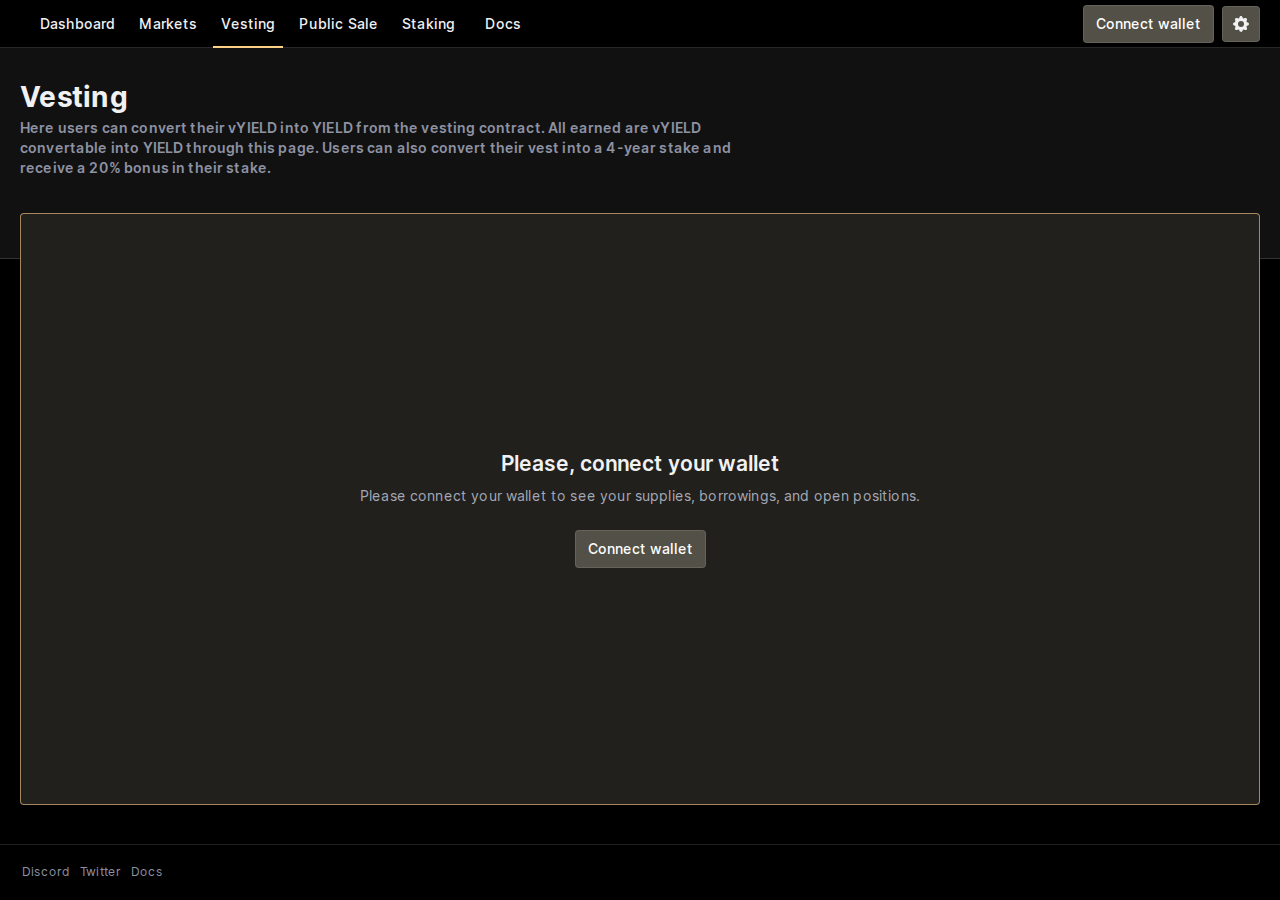
<file: vesting/index.html>
<!DOCTYPE html><html lang="en"><head><meta charSet="utf-8"/><meta name="viewport" content="initial-scale=1, width=device-width"/><link rel="apple-touch-icon" sizes="180x180" href="/apple-touch-icon.png"/><link rel="icon" type="image/png" sizes="32x32" href="/favicon-32x32.png"/><link rel="icon" type="image/png" sizes="16x16" href="/favicon-16x16.png"/><link rel="manifest" href="/site.webmanifest"/><link rel="mask-icon" href="/safari-pinned-tab.svg" color="#5bbad5"/><meta name="msapplication-TileColor" content="#da532c"/><meta name="theme-color" content="#ffffff"/><title>YieldLend - YieldLend</title><meta name="description" content="YieldLend is a lending protocol on Base with veMeme tokenomics."/><meta property="og:title" content="YieldLend - YieldLend"/><meta property="og:description" content="YieldLend is a lending protocol on Base with veMeme tokenomics."/><meta property="og:image" content="https://i.imgur.com/8z6Nk87.png"/><meta name="twitter:image" content="https://i.imgur.com/8z6Nk87.png"/><meta name="twitter:image:alt" content="aave governance image"/><meta name="twitter:site" content="@AaveAave"/><meta property="twitter:card" content="summary_large_image"/><meta name="twitter:title" content="YieldLend"/><meta name="twitter:description" content="YieldLend is a lending protocol on Base with veMeme tokenomics."/><meta name="keywords" content="Decentralized Finance, DeFi, lending, borrowing, stablecoins, Ethereum, assets, erc-20, smart contracts, open finance, trustless"/><link rel="apple-touch-icon" href="/aave_icon180.png"/><meta name="apple-mobile-web-app-title" content="YieldLend"/><meta name="apple-mobile-web-app-capable" content="yes"/><meta name="apple-mobile-web-app-status-bar-style" content="black"/><meta name="next-head-count" content="25"/><meta name="theme-color" content="#000"/><link rel="shortcut icon" href="/favicon.ico"/><link rel="manifest" href="/manifest.json"/><style data-emotion="css-global 0"></style><style data-emotion="css-global l6yb46">html{-webkit-font-smoothing:antialiased;-moz-osx-font-smoothing:grayscale;box-sizing:border-box;-webkit-text-size-adjust:100%;}*,*::before,*::after{box-sizing:inherit;}strong,b{font-weight:700;}body{margin:0;color:#F1F1F3;background-color:#000;}@media print{body{background-color:#fff;}}body::backdrop{background-color:#000;}body{font-family:Inter,Arial;font-weight:400;font-size:0.875rem;min-width:375px;}body >div:first-of-type{min-height:100vh;display:-webkit-box;display:-webkit-flex;display:-ms-flexbox;display:flex;-webkit-flex-direction:column;-ms-flex-direction:column;flex-direction:column;}</style><style data-emotion="css 1sk8kew 5hicrt 1me2gch 1dvha5n fpqt3r 10dprq 1jo2jrl i9gxme 1a401w3 781rlv q5q60p 1100lx1 b95f0i gvnjnt qqoy95 ycl373 70qvj9 1czjwln 1yp4ln 19d882k gr0tg3 1ht212s k7vncv 159pi92 1a8qn2o 1gfmd8n 11zj654 1p4wjs1 103kn7e 15zum9u tgjpic 1o62gjw">.css-1sk8kew{height:48px;position:-webkit-sticky;position:sticky;top:0;-webkit-transition:top 300ms cubic-bezier(0.4, 0, 0.2, 1) 0ms;transition:top 300ms cubic-bezier(0.4, 0, 0.2, 1) 0ms;z-index:1100;background-color:#000;display:-webkit-box;display:-webkit-flex;display:-ms-flexbox;display:flex;-webkit-align-items:center;-webkit-box-align:center;-ms-flex-align:center;align-items:center;-webkit-flex-direction:space-between;-ms-flex-direction:space-between;flex-direction:space-between;box-shadow:inset 0px -1px 0px rgba(242, 243, 247, 0.16);}@media (min-width:0px){.css-1sk8kew{padding:8px 8px 8px 20px;}}@media (min-width:640px){.css-1sk8kew{padding:8px 20px;}}.css-5hicrt{margin-right:12px;}@media (min-width:0px){.css-1me2gch{display:none;}}@media (min-width:960px){.css-1me2gch{display:block;}}.css-1dvha5n{list-style:none;margin:0;padding:0;position:relative;display:-webkit-box;display:-webkit-flex;display:-ms-flexbox;display:flex;}.css-1dvha5n .MuiMenuItem-root+.MuiDivider-root,.css-1dvha5n .MuiDivider-root{margin-top:4px;margin-bottom:4px;}@media (min-width:0px){.css-1dvha5n{-webkit-align-items:flex-start;-webkit-box-align:flex-start;-ms-flex-align:flex-start;align-items:flex-start;-webkit-flex-direction:column;-ms-flex-direction:column;flex-direction:column;}}@media (min-width:960px){.css-1dvha5n{-webkit-align-items:center;-webkit-box-align:center;-ms-flex-align:center;align-items:center;-webkit-flex-direction:row;-ms-flex-direction:row;flex-direction:row;}}.css-fpqt3r{display:-webkit-box;display:-webkit-flex;display:-ms-flexbox;display:flex;-webkit-box-pack:start;-ms-flex-pack:start;-webkit-justify-content:flex-start;justify-content:flex-start;-webkit-align-items:center;-webkit-box-align:center;-ms-flex-align:center;align-items:center;position:relative;-webkit-text-decoration:none;text-decoration:none;width:100%;box-sizing:border-box;text-align:left;}.css-fpqt3r.Mui-focusVisible{background-color:#fed0871F;}.css-fpqt3r.Mui-selected{background-color:rgba(234, 235, 239, 0.16);}.css-fpqt3r.Mui-selected.Mui-focusVisible{background-color:rgba(234, 235, 239, 0.28);}.css-fpqt3r.Mui-disabled{opacity:0.38;}@media (min-width:0px){.css-fpqt3r{width:100%;margin-right:0px;}}@media (min-width:960px){.css-fpqt3r{width:unset;margin-right:8px;}}.css-10dprq{margin:0;font-family:Inter,Arial;font-weight:400;letter-spacing:0.009375rem;line-height:143%;font-size:0.875rem;color:#EAEBEF;-webkit-text-decoration:none;text-decoration:none;display:-webkit-inline-box;display:-webkit-inline-flex;display:-ms-inline-flexbox;display:inline-flex;-webkit-align-items:center;-webkit-box-align:center;-ms-flex-align:center;align-items:center;-webkit-box-pack:center;-ms-flex-pack:center;-webkit-justify-content:center;justify-content:center;position:relative;box-sizing:border-box;-webkit-tap-highlight-color:transparent;background-color:transparent;outline:0;border:0;margin:0;border-radius:0;padding:0;cursor:pointer;-webkit-user-select:none;-moz-user-select:none;-ms-user-select:none;user-select:none;vertical-align:middle;-moz-appearance:none;-webkit-appearance:none;-webkit-text-decoration:none;text-decoration:none;color:inherit;min-width:64px;padding:6px 8px;border-radius:4px;-webkit-transition:background-color 250ms cubic-bezier(0.4, 0, 0.2, 1) 0ms,box-shadow 250ms cubic-bezier(0.4, 0, 0.2, 1) 0ms,border-color 250ms cubic-bezier(0.4, 0, 0.2, 1) 0ms,color 250ms cubic-bezier(0.4, 0, 0.2, 1) 0ms;transition:background-color 250ms cubic-bezier(0.4, 0, 0.2, 1) 0ms,box-shadow 250ms cubic-bezier(0.4, 0, 0.2, 1) 0ms,border-color 250ms cubic-bezier(0.4, 0, 0.2, 1) 0ms,color 250ms cubic-bezier(0.4, 0, 0.2, 1) 0ms;color:#EAEBEF;box-shadow:none;border-radius:4px;font-family:Inter,Arial;font-weight:500;line-height:1.5rem;font-size:0.875rem;padding:6px 12px;color:#F1F1F3;padding:6px 8px;position:relative;}.css-10dprq::-moz-focus-inner{border-style:none;}.css-10dprq.Mui-disabled{pointer-events:none;cursor:default;}@media print{.css-10dprq{-webkit-print-color-adjust:exact;color-adjust:exact;}}.css-10dprq:hover{-webkit-text-decoration:none;text-decoration:none;background-color:rgba(234, 235, 239, 0.08);}@media (hover: none){.css-10dprq:hover{background-color:transparent;}}.css-10dprq.Mui-disabled{color:#fed0874D;}.css-10dprq:hover{box-shadow:none;}.css-10dprq.Mui-focusVisible{box-shadow:none;}.css-10dprq:active{box-shadow:none;}.css-10dprq.Mui-disabled{box-shadow:none;}.active.css-10dprq:after,.css-10dprq:hover.css-10dprq:after{-webkit-transform:scaleX(1);-moz-transform:scaleX(1);-ms-transform:scaleX(1);transform:scaleX(1);transform-origin:bottom left;}.css-10dprq:after{content:'';position:absolute;width:100%;-webkit-transform:scaleX(0);-moz-transform:scaleX(0);-ms-transform:scaleX(0);transform:scaleX(0);height:2px;bottom:-6px;left:0;background:linear-gradient(248.86deg, #fed087 10.51%, #fed087 93.41%);transform-origin:bottom right;-webkit-transition:-webkit-transform 0.25s ease-out;transition:transform 0.25s ease-out;}.css-1jo2jrl{margin:0;font-family:Inter,Arial;font-weight:400;letter-spacing:0.009375rem;line-height:143%;font-size:0.875rem;color:#EAEBEF;-webkit-text-decoration:none;text-decoration:none;display:-webkit-inline-box;display:-webkit-inline-flex;display:-ms-inline-flexbox;display:inline-flex;-webkit-align-items:center;-webkit-box-align:center;-ms-flex-align:center;align-items:center;-webkit-box-pack:center;-ms-flex-pack:center;-webkit-justify-content:center;justify-content:center;position:relative;box-sizing:border-box;-webkit-tap-highlight-color:transparent;background-color:transparent;outline:0;border:0;margin:0;border-radius:0;padding:0;cursor:pointer;-webkit-user-select:none;-moz-user-select:none;-ms-user-select:none;user-select:none;vertical-align:middle;-moz-appearance:none;-webkit-appearance:none;-webkit-text-decoration:none;text-decoration:none;color:inherit;min-width:64px;padding:6px 8px;border-radius:4px;-webkit-transition:background-color 250ms cubic-bezier(0.4, 0, 0.2, 1) 0ms,box-shadow 250ms cubic-bezier(0.4, 0, 0.2, 1) 0ms,border-color 250ms cubic-bezier(0.4, 0, 0.2, 1) 0ms,color 250ms cubic-bezier(0.4, 0, 0.2, 1) 0ms;transition:background-color 250ms cubic-bezier(0.4, 0, 0.2, 1) 0ms,box-shadow 250ms cubic-bezier(0.4, 0, 0.2, 1) 0ms,border-color 250ms cubic-bezier(0.4, 0, 0.2, 1) 0ms,color 250ms cubic-bezier(0.4, 0, 0.2, 1) 0ms;color:#EAEBEF;box-shadow:none;border-radius:4px;font-family:Inter,Arial;font-weight:500;line-height:1.5rem;font-size:0.875rem;padding:6px 12px;color:#F1F1F3;padding:6px 8px;position:relative;}.css-1jo2jrl::-moz-focus-inner{border-style:none;}.css-1jo2jrl.Mui-disabled{pointer-events:none;cursor:default;}@media print{.css-1jo2jrl{-webkit-print-color-adjust:exact;color-adjust:exact;}}.css-1jo2jrl:hover{-webkit-text-decoration:none;text-decoration:none;background-color:rgba(234, 235, 239, 0.08);}@media (hover: none){.css-1jo2jrl:hover{background-color:transparent;}}.css-1jo2jrl.Mui-disabled{color:#fed0874D;}.css-1jo2jrl:hover{box-shadow:none;}.css-1jo2jrl.Mui-focusVisible{box-shadow:none;}.css-1jo2jrl:active{box-shadow:none;}.css-1jo2jrl.Mui-disabled{box-shadow:none;}.active.css-1jo2jrl:after,.css-1jo2jrl:hover.css-1jo2jrl:after{-webkit-transform:scaleX(1);-moz-transform:scaleX(1);-ms-transform:scaleX(1);transform:scaleX(1);transform-origin:bottom left;}.css-1jo2jrl:after{content:'';position:absolute;width:100%;-webkit-transform:scaleX(0);-moz-transform:scaleX(0);-ms-transform:scaleX(0);transform:scaleX(0);height:2px;bottom:-6px;left:0;background:linear-gradient(248.86deg, #fed087 10.51%, #fed087 93.41%);transform-origin:bottom right;-webkit-transition:-webkit-transform 0.25s ease-out;transition:transform 0.25s ease-out;}.css-i9gxme{-webkit-box-flex:1;-webkit-flex-grow:1;-ms-flex-positive:1;flex-grow:1;}.css-1a401w3{display:-webkit-inline-box;display:-webkit-inline-flex;display:-ms-inline-flexbox;display:inline-flex;-webkit-align-items:center;-webkit-box-align:center;-ms-flex-align:center;align-items:center;-webkit-box-pack:center;-ms-flex-pack:center;-webkit-justify-content:center;justify-content:center;position:relative;box-sizing:border-box;-webkit-tap-highlight-color:transparent;background-color:transparent;outline:0;border:0;margin:0;border-radius:0;padding:0;cursor:pointer;-webkit-user-select:none;-moz-user-select:none;-ms-user-select:none;user-select:none;vertical-align:middle;-moz-appearance:none;-webkit-appearance:none;-webkit-text-decoration:none;text-decoration:none;color:inherit;min-width:64px;padding:6px 16px;border-radius:4px;-webkit-transition:background-color 250ms cubic-bezier(0.4, 0, 0.2, 1) 0ms,box-shadow 250ms cubic-bezier(0.4, 0, 0.2, 1) 0ms,border-color 250ms cubic-bezier(0.4, 0, 0.2, 1) 0ms,color 250ms cubic-bezier(0.4, 0, 0.2, 1) 0ms;transition:background-color 250ms cubic-bezier(0.4, 0, 0.2, 1) 0ms,box-shadow 250ms cubic-bezier(0.4, 0, 0.2, 1) 0ms,border-color 250ms cubic-bezier(0.4, 0, 0.2, 1) 0ms,color 250ms cubic-bezier(0.4, 0, 0.2, 1) 0ms;box-shadow:none;border-radius:4px;font-family:Inter,Arial;font-weight:500;line-height:1.5rem;font-size:0.875rem;padding:6px 12px;color:#fff;border:1px solid;border-color:#EBEBED1F;background-color:#535047;}.css-1a401w3::-moz-focus-inner{border-style:none;}.css-1a401w3.Mui-disabled{pointer-events:none;cursor:default;}@media print{.css-1a401w3{-webkit-print-color-adjust:exact;color-adjust:exact;}}.css-1a401w3:hover{-webkit-text-decoration:none;text-decoration:none;background-color:rgba(241, 241, 243, 0.08);}@media (hover: none){.css-1a401w3:hover{background-color:transparent;}}.css-1a401w3.Mui-disabled{color:#fed0874D;}.css-1a401w3:hover{box-shadow:none;}.css-1a401w3.Mui-focusVisible{box-shadow:none;}.css-1a401w3:active{box-shadow:none;}.css-1a401w3.Mui-disabled{box-shadow:none;}.css-1a401w3:hover,.css-1a401w3.Mui-focusVisible{background-color:#000;}.css-781rlv{display:-webkit-inline-box;display:-webkit-inline-flex;display:-ms-inline-flexbox;display:inline-flex;-webkit-align-items:center;-webkit-box-align:center;-ms-flex-align:center;align-items:center;-webkit-box-pack:center;-ms-flex-pack:center;-webkit-justify-content:center;justify-content:center;position:relative;box-sizing:border-box;-webkit-tap-highlight-color:transparent;background-color:transparent;outline:0;border:0;margin:0;border-radius:0;padding:0;cursor:pointer;-webkit-user-select:none;-moz-user-select:none;-ms-user-select:none;user-select:none;vertical-align:middle;-moz-appearance:none;-webkit-appearance:none;-webkit-text-decoration:none;text-decoration:none;color:inherit;min-width:64px;padding:6px 16px;border-radius:4px;-webkit-transition:background-color 250ms cubic-bezier(0.4, 0, 0.2, 1) 0ms,box-shadow 250ms cubic-bezier(0.4, 0, 0.2, 1) 0ms,border-color 250ms cubic-bezier(0.4, 0, 0.2, 1) 0ms,color 250ms cubic-bezier(0.4, 0, 0.2, 1) 0ms;transition:background-color 250ms cubic-bezier(0.4, 0, 0.2, 1) 0ms,box-shadow 250ms cubic-bezier(0.4, 0, 0.2, 1) 0ms,border-color 250ms cubic-bezier(0.4, 0, 0.2, 1) 0ms,color 250ms cubic-bezier(0.4, 0, 0.2, 1) 0ms;box-shadow:none;border-radius:4px;font-family:Inter,Arial;font-weight:500;line-height:1.5rem;font-size:0.875rem;padding:6px 12px;color:#fff;border:1px solid;border-color:#EBEBED1F;background-color:#535047;padding:7px 8px;min-width:unset;margin-left:8px;}.css-781rlv::-moz-focus-inner{border-style:none;}.css-781rlv.Mui-disabled{pointer-events:none;cursor:default;}@media print{.css-781rlv{-webkit-print-color-adjust:exact;color-adjust:exact;}}.css-781rlv:hover{-webkit-text-decoration:none;text-decoration:none;background-color:rgba(241, 241, 243, 0.08);}@media (hover: none){.css-781rlv:hover{background-color:transparent;}}.css-781rlv.Mui-disabled{color:#fed0874D;}.css-781rlv:hover{box-shadow:none;}.css-781rlv.Mui-focusVisible{box-shadow:none;}.css-781rlv:active{box-shadow:none;}.css-781rlv.Mui-disabled{box-shadow:none;}.css-781rlv:hover,.css-781rlv.Mui-focusVisible{background-color:#000;}.css-q5q60p{-webkit-user-select:none;-moz-user-select:none;-ms-user-select:none;user-select:none;width:1em;height:1em;display:inline-block;fill:currentColor;-webkit-flex-shrink:0;-ms-flex-negative:0;flex-shrink:0;-webkit-transition:fill 200ms cubic-bezier(0.4, 0, 0.2, 1) 0ms;transition:fill 200ms cubic-bezier(0.4, 0, 0.2, 1) 0ms;font-size:1.25rem;color:#F1F1F3;}@media (min-width:0px){.css-1100lx1{display:-webkit-box;display:-webkit-flex;display:-ms-flexbox;display:flex;}}@media (min-width:960px){.css-1100lx1{display:none;}}.css-b95f0i{display:-webkit-box;display:-webkit-flex;display:-ms-flexbox;display:flex;-webkit-flex-direction:column;-ms-flex-direction:column;flex-direction:column;-webkit-flex:1;-ms-flex:1;flex:1;}.css-gvnjnt{background:#111;border-bottom:1px solid #333;color:#F1F1F3;}.css-qqoy95{padding-bottom:64px;color:#F1F1F3;}@media (min-width:0px){.css-qqoy95{padding-top:24px;}}@media (min-width:960px){.css-qqoy95{padding-top:32px;}}.css-ycl373{width:100%;margin-left:auto;box-sizing:border-box;margin-right:auto;display:block;padding-left:8px;padding-right:8px;display:-webkit-box;display:-webkit-flex;display:-ms-flexbox;display:flex;-webkit-flex-direction:column;-ms-flex-direction:column;flex-direction:column;-webkit-flex:1;-ms-flex:1;flex:1;padding-bottom:39px;padding-bottom:0px;}@media (min-width:760px){.css-ycl373{padding-left:12px;padding-right:12px;}}@media (min-width:1280px){.css-ycl373{max-width:1280px;}}@media (min-width:0px){.css-ycl373{padding-left:8px;padding-right:8px;}}@media (min-width:640px){.css-ycl373{padding-left:20px;padding-right:20px;}}@media (min-width:760px){.css-ycl373{padding-left:48px;padding-right:48px;}}@media (min-width:960px){.css-ycl373{padding-left:96px;padding-right:96px;}}@media (min-width:1280px){.css-ycl373{padding-left:20px;padding-right:20px;}}@media (min-width:1575px){.css-ycl373{max-width:unset;padding-left:96px;padding-right:96px;}}@media (min-width:1800px){.css-ycl373{padding-left:0;padding-right:0;max-width:1440px;}}.css-70qvj9{display:-webkit-box;display:-webkit-flex;display:-ms-flexbox;display:flex;-webkit-align-items:center;-webkit-box-align:center;-ms-flex-align:center;align-items:center;}.css-1czjwln{display:-webkit-box;display:-webkit-flex;display:-ms-flexbox;display:flex;margin-bottom:16px;}@media (min-width:0px){.css-1czjwln{-webkit-align-items:flex-start;-webkit-box-align:flex-start;-ms-flex-align:flex-start;align-items:flex-start;-webkit-flex-direction:column;-ms-flex-direction:column;flex-direction:column;}}@media (min-width:640px){.css-1czjwln{-webkit-align-items:center;-webkit-box-align:center;-ms-flex-align:center;align-items:center;-webkit-flex-direction:row;-ms-flex-direction:row;flex-direction:row;}}.css-1yp4ln{display:-webkit-box;display:-webkit-flex;display:-ms-flexbox;display:flex;-webkit-align-items:flex-start;-webkit-box-align:flex-start;-ms-flex-align:flex-start;align-items:flex-start;}.css-19d882k{margin:0;font-family:Inter,Arial;font-weight:700;letter-spacing:0.015625rem;line-height:123.5%;font-size:1.75rem;color:text.white;}@media (min-width:0px){.css-19d882k{margin-right:20px;margin-bottom:4px;}}@media (min-width:640px){.css-19d882k{margin-right:12px;margin-bottom:0px;}}.css-gr0tg3{display:-webkit-box;display:-webkit-flex;display:-ms-flexbox;display:flex;-webkit-align-items:flex-start;-webkit-box-align:flex-start;-ms-flex-align:flex-start;align-items:flex-start;-webkit-box-flex-wrap:wrap;-webkit-flex-wrap:wrap;-ms-flex-wrap:wrap;flex-wrap:wrap;margin-bottom:0px;}.css-1ht212s{margin:0;font-family:Inter,Arial;font-weight:600;letter-spacing:0.009375rem;line-height:1.25rem;font-size:0.875rem;color:#8E92A3;margin-top:8px;max-width:750px;margin-bottom:16px;}@media (min-width:0px){.css-1ht212s{margin-right:20px;}}@media (min-width:640px){.css-1ht212s{margin-right:12px;}}.css-k7vncv{display:-webkit-box;display:-webkit-flex;display:-ms-flexbox;display:flex;-webkit-align-items:flex-start;-webkit-box-align:flex-start;-ms-flex-align:flex-start;align-items:flex-start;-webkit-box-flex-wrap:wrap;-webkit-flex-wrap:wrap;-ms-flex-wrap:wrap;flex-wrap:wrap;width:100%;}@media (min-width:0px){.css-k7vncv{gap:12px;}}@media (min-width:640px){.css-k7vncv{gap:32px;}}.css-159pi92{display:-webkit-box;display:-webkit-flex;display:-ms-flexbox;display:flex;-webkit-flex-direction:column;-ms-flex-direction:column;flex-direction:column;-webkit-flex:1;-ms-flex:1;flex:1;}@media (min-width:0px){.css-159pi92{margin-top:-32px;}}@media (min-width:1280px){.css-159pi92{margin-top:-46px;}}@media (min-width:1575px){.css-159pi92{margin-top:-44px;}}@media (min-width:1800px){.css-159pi92{margin-top:-48px;}}.css-1a8qn2o{width:100%;margin-left:auto;box-sizing:border-box;margin-right:auto;display:block;padding-left:8px;padding-right:8px;display:-webkit-box;display:-webkit-flex;display:-ms-flexbox;display:flex;-webkit-flex-direction:column;-ms-flex-direction:column;flex-direction:column;-webkit-flex:1;-ms-flex:1;flex:1;padding-bottom:39px;}@media (min-width:760px){.css-1a8qn2o{padding-left:12px;padding-right:12px;}}@media (min-width:1280px){.css-1a8qn2o{max-width:1280px;}}@media (min-width:0px){.css-1a8qn2o{padding-left:8px;padding-right:8px;}}@media (min-width:640px){.css-1a8qn2o{padding-left:20px;padding-right:20px;}}@media (min-width:760px){.css-1a8qn2o{padding-left:48px;padding-right:48px;}}@media (min-width:960px){.css-1a8qn2o{padding-left:96px;padding-right:96px;}}@media (min-width:1280px){.css-1a8qn2o{padding-left:20px;padding-right:20px;}}@media (min-width:1575px){.css-1a8qn2o{max-width:unset;padding-left:96px;padding-right:96px;}}@media (min-width:1800px){.css-1a8qn2o{padding-left:0;padding-right:0;max-width:1440px;}}.css-1gfmd8n{background-color:#434037;color:#F1F1F3;-webkit-transition:box-shadow 300ms cubic-bezier(0.4, 0, 0.2, 1) 0ms;transition:box-shadow 300ms cubic-bezier(0.4, 0, 0.2, 1) 0ms;border-radius:4px;box-shadow:0px 2px 1px -1px rgba(0,0,0,0.2),0px 1px 1px 0px rgba(0,0,0,0.14),0px 1px 3px 0px rgba(0,0,0,0.12);background-image:linear-gradient(rgba(255, 255, 255, 0.05), rgba(255, 255, 255, 0.05));border-radius:4px;box-shadow:0px 2px 1px rgba(0, 0, 0, 0.05),0px 0px 1px rgba(0, 0, 0, 0.25);background-image:none;background:#21201c;border:1px solid #fed08799;display:-webkit-box;display:-webkit-flex;display:-ms-flexbox;display:flex;-webkit-flex-direction:column;-ms-flex-direction:column;flex-direction:column;-webkit-align-items:center;-webkit-box-align:center;-ms-flex-align:center;align-items:center;-webkit-box-pack:center;-ms-flex-pack:center;-webkit-justify-content:center;justify-content:center;text-align:center;padding:16px;-webkit-flex:1;-ms-flex:1;flex:1;}.css-11zj654{margin:0;font-family:Inter,Arial;font-weight:600;letter-spacing:unset;line-height:133.4%;font-size:1.3125rem;margin-bottom:8px;}.css-1p4wjs1{margin:0;font-family:Inter,Arial;font-weight:400;letter-spacing:0.009375rem;line-height:143%;font-size:0.875rem;color:#A5A8B6;margin-bottom:24px;}.css-103kn7e{display:-webkit-box;display:-webkit-flex;display:-ms-flexbox;display:flex;width:100%;-webkit-box-pack:justify;-webkit-justify-content:space-between;justify-content:space-between;-webkit-align-items:center;-webkit-box-align:center;-ms-flex-align:center;align-items:center;gap:22px;box-shadow:inset 0px 1px 0px rgba(255, 255, 255, 0.12);}@media (min-width:0px){.css-103kn7e{padding:22px 0px 40px 0px;-webkit-flex-direction:column;-ms-flex-direction:column;flex-direction:column;}}@media (min-width:640px){.css-103kn7e{padding:0 22px 0 40px;-webkit-flex-direction:column;-ms-flex-direction:column;flex-direction:column;}}@media (min-width:760px){.css-103kn7e{padding:20px 22px;-webkit-flex-direction:row;-ms-flex-direction:row;flex-direction:row;}}.css-15zum9u{display:-webkit-box;display:-webkit-flex;display:-ms-flexbox;display:flex;gap:10px;-webkit-align-items:center;-webkit-box-align:center;-ms-flex-align:center;align-items:center;}.css-tgjpic{margin:0;font-family:Inter,Arial;font-weight:400;letter-spacing:0.009375rem;line-height:143%;font-size:0.875rem;color:#EAEBEF;-webkit-text-decoration:none;text-decoration:none;color:#8E92A3;display:-webkit-box;display:-webkit-flex;display:-ms-flexbox;display:flex;-webkit-align-items:center;-webkit-box-align:center;-ms-flex-align:center;align-items:center;}.css-tgjpic:hover{color:#F1F1F3;}.css-1o62gjw{margin:0;font-family:Inter,Arial;font-weight:400;letter-spacing:0.009375rem;line-height:1rem;font-size:0.75rem;}</style><link rel="preload" href="/_next/static/css/0da2d62e1a58e826.css" as="style"/><link rel="stylesheet" href="/_next/static/css/0da2d62e1a58e826.css" data-n-g=""/><noscript data-n-css=""></noscript><script defer="" nomodule="" src="/_next/static/chunks/polyfills-5cd94c89d3acac5f.js"></script><script defer="" src="/_next/static/chunks/3327-4a0bef7d19cf38e2.js"></script><script defer="" src="/_next/static/chunks/6147-9c39c182596c99e2.js"></script><script defer="" src="/_next/static/chunks/7603-58cb27010e0a12d8.js"></script><script defer="" src="/_next/static/chunks/2125.81cabf17c2a51a74.js"></script><script defer="" src="/_next/static/chunks/543-c97dfc83bce811f8.js"></script><script defer="" src="/_next/static/chunks/3629-04591dd789f55f60.js"></script><script defer="" src="/_next/static/chunks/1717.9ebafdb6992539eb.js"></script><script defer="" src="/_next/static/chunks/2858.b7012fe0f26020bf.js"></script><script defer="" src="/_next/static/chunks/6936.83da95afd5d397cf.js"></script><script defer="" src="/_next/static/chunks/2650.73e4048623c242c3.js"></script><script defer="" src="/_next/static/chunks/9463-bd11f80e0aead5e9.js"></script><script defer="" src="/_next/static/chunks/1901.6386ee02b43cdce4.js"></script><script defer="" src="/_next/static/chunks/9571.47000466dabf895f.js"></script><script defer="" src="/_next/static/chunks/7573-e5fcc200920bf597.js"></script><script defer="" src="/_next/static/chunks/2687.5a63ede51c03d39a.js"></script><script defer="" src="/_next/static/chunks/3508.81971fa2cdb82a85.js"></script><script defer="" src="/_next/static/chunks/4787.bcda88203322c13c.js"></script><script defer="" src="/_next/static/chunks/1811.82fcb9cb6f9e0a0b.js"></script><script defer="" src="/_next/static/chunks/4204.c11e98048d5b6d5f.js"></script><script defer="" src="/_next/static/chunks/2764.b34bb3a3663e6822.js"></script><script defer="" src="/_next/static/chunks/9551.3f1454894e370478.js"></script><script defer="" src="/_next/static/chunks/4423.04e31d8a743e7ddf.js"></script><script defer="" src="/_next/static/chunks/4017-7c111128aad1e10d.js"></script><script defer="" src="/_next/static/chunks/3127-bd312e2e6177323a.js"></script><script defer="" src="/_next/static/chunks/5146.071dcadb9df1af86.js"></script><script defer="" src="/_next/static/chunks/8-9db73a7e4c539167.js"></script><script defer="" src="/_next/static/chunks/8337.44d1a7665bf179e3.js"></script><script defer="" src="/_next/static/chunks/8592.4289df28ea142e24.js"></script><script defer="" src="/_next/static/chunks/1780.894fefb4766390b7.js"></script><script defer="" src="/_next/static/chunks/2088.512baa74d7387ee1.js"></script><script defer="" src="/_next/static/chunks/9075.3663209e307afa1a.js"></script><script defer="" src="/_next/static/chunks/2826.e1a8b7b4581f6c0e.js"></script><script src="/_next/static/chunks/webpack-1ccd0564ed191771.js" defer=""></script><script src="/_next/static/chunks/framework-79bce4a3a540b080.js" defer=""></script><script src="/_next/static/chunks/main-37e08f82b0681cde.js" defer=""></script><script src="/_next/static/chunks/pages/_app-795dd2ea70d50e23.js" defer=""></script><script src="/_next/static/chunks/3299-687e87e27d891922.js" defer=""></script><script src="/_next/static/chunks/pages/vesting-eb84c4c12a4b687c.js" defer=""></script><script src="/_next/static/df07ic9rN_PY7NHfbY9rJ/_buildManifest.js" defer=""></script><script src="/_next/static/df07ic9rN_PY7NHfbY9rJ/_ssgManifest.js" defer=""></script><script src="/_next/static/df07ic9rN_PY7NHfbY9rJ/_middlewareManifest.js" defer=""></script></head><body><div id="__next" data-reactroot=""><header class="MuiBox-root css-1sk8kew"><div class="MuiBox-root css-5hicrt"></div><div class="MuiBox-root css-1me2gch"><ul class="MuiList-root css-1dvha5n"><li class="MuiListItem-root MuiListItem-gutters css-fpqt3r" data-cy="menuDashboard"><a class="MuiTypography-root MuiTypography-description MuiLink-root MuiLink-underlineNone MuiButtonBase-root MuiButton-root MuiButton-text MuiButton-textPrimary MuiButton-sizeMedium MuiButton-textSizeMedium MuiButton-disableElevation MuiButton-root MuiButton-text MuiButton-textPrimary MuiButton-sizeMedium MuiButton-textSizeMedium MuiButton-disableElevation css-1jo2jrl" tabindex="0" href="/">Dashboard</a></li><li class="MuiListItem-root MuiListItem-gutters css-fpqt3r" data-cy="menuMarkets"><a class="MuiTypography-root MuiTypography-description MuiLink-root MuiLink-underlineNone MuiButtonBase-root MuiButton-root MuiButton-text MuiButton-textPrimary MuiButton-sizeMedium MuiButton-textSizeMedium MuiButton-disableElevation MuiButton-root MuiButton-text MuiButton-textPrimary MuiButton-sizeMedium MuiButton-textSizeMedium MuiButton-disableElevation css-1jo2jrl" tabindex="0" href="/markets/">Markets</a></li><li class="MuiListItem-root MuiListItem-gutters css-fpqt3r" data-cy="vesting"><a class="MuiTypography-root MuiTypography-description MuiLink-root MuiLink-underlineNone MuiButtonBase-root MuiButton-root MuiButton-text MuiButton-textPrimary MuiButton-sizeMedium MuiButton-textSizeMedium MuiButton-disableElevation MuiButton-root MuiButton-text MuiButton-textPrimary MuiButton-sizeMedium MuiButton-textSizeMedium MuiButton-disableElevation active css-1jo2jrl" tabindex="0" href="/vesting/">Vesting</a></li><li class="MuiListItem-root MuiListItem-gutters css-fpqt3r" data-cy="privateSale"><a class="MuiTypography-root MuiTypography-description MuiLink-root MuiLink-underlineNone MuiButtonBase-root MuiButton-root MuiButton-text MuiButton-textPrimary MuiButton-sizeMedium MuiButton-textSizeMedium MuiButton-disableElevation MuiButton-root MuiButton-text MuiButton-textPrimary MuiButton-sizeMedium MuiButton-textSizeMedium MuiButton-disableElevation css-1jo2jrl" tabindex="0" href="/sale/">Public Sale</a></li><li class="MuiListItem-root MuiListItem-gutters css-fpqt3r" data-cy="stake"><a class="MuiTypography-root MuiTypography-description MuiLink-root MuiLink-underlineNone MuiButtonBase-root MuiButton-root MuiButton-text MuiButton-textPrimary MuiButton-sizeMedium MuiButton-textSizeMedium MuiButton-disableElevation MuiButton-root MuiButton-text MuiButton-textPrimary MuiButton-sizeMedium MuiButton-textSizeMedium MuiButton-disableElevation css-1jo2jrl" tabindex="0" href="/staking/">Staking</a></li><li class="MuiListItem-root MuiListItem-gutters css-fpqt3r" data-cy="docs"><a class="MuiTypography-root MuiTypography-description MuiLink-root MuiLink-underlineNone MuiButtonBase-root MuiButton-root MuiButton-text MuiButton-textPrimary MuiButton-sizeMedium MuiButton-textSizeMedium MuiButton-disableElevation MuiButton-root MuiButton-text MuiButton-textPrimary MuiButton-sizeMedium MuiButton-textSizeMedium MuiButton-disableElevation css-10dprq" href="https://learn.yieldlend.xyz/" target="_blank" rel="noopener" tabindex="0">Docs</a></li></ul></div><div class="MuiBox-root css-i9gxme"></div><button class="MuiButtonBase-root MuiButton-root MuiButton-surface MuiButton-surfacePrimary MuiButton-sizeMedium MuiButton-surfaceSizeMedium MuiButton-disableElevation MuiButton-root MuiButton-surface MuiButton-surfacePrimary MuiButton-sizeMedium MuiButton-surfaceSizeMedium MuiButton-disableElevation css-1a401w3" tabindex="0" type="button" aria-label="wallet" id="wallet-button" aria-haspopup="true">Connect wallet</button><div class="MuiBox-root css-1me2gch"><button class="MuiButtonBase-root MuiButton-root MuiButton-surface MuiButton-surfacePrimary MuiButton-sizeMedium MuiButton-surfaceSizeMedium MuiButton-disableElevation MuiButton-root MuiButton-surface MuiButton-surfacePrimary MuiButton-sizeMedium MuiButton-surfaceSizeMedium MuiButton-disableElevation css-781rlv" tabindex="0" type="button" aria-label="settings" id="settings-button" aria-haspopup="true"><svg class="MuiSvgIcon-root MuiSvgIcon-fontSizeSmall css-q5q60p" focusable="false" aria-hidden="true" viewBox="0 0 24 24"><svg xmlns="http://www.w3.org/2000/svg" viewBox="0 0 20 20" fill="currentColor" aria-hidden="true"><path fill-rule="evenodd" d="M11.49 3.17c-.38-1.56-2.6-1.56-2.98 0a1.532 1.532 0 01-2.286.948c-1.372-.836-2.942.734-2.106 2.106.54.886.061 2.042-.947 2.287-1.561.379-1.561 2.6 0 2.978a1.532 1.532 0 01.947 2.287c-.836 1.372.734 2.942 2.106 2.106a1.532 1.532 0 012.287.947c.379 1.561 2.6 1.561 2.978 0a1.533 1.533 0 012.287-.947c1.372.836 2.942-.734 2.106-2.106a1.533 1.533 0 01.947-2.287c1.561-.379 1.561-2.6 0-2.978a1.532 1.532 0 01-.947-2.287c.836-1.372-.734-2.942-2.106-2.106a1.532 1.532 0 01-2.287-.947zM10 13a3 3 0 100-6 3 3 0 000 6z" clip-rule="evenodd"></path></svg></svg></button></div><div class="MuiBox-root css-1100lx1"><button class="MuiButtonBase-root MuiButton-root MuiButton-surface MuiButton-surfacePrimary MuiButton-sizeMedium MuiButton-surfaceSizeMedium MuiButton-disableElevation MuiButton-root MuiButton-surface MuiButton-surfacePrimary MuiButton-sizeMedium MuiButton-surfaceSizeMedium MuiButton-disableElevation css-781rlv" tabindex="0" type="button" id="settings-button-mobile"><svg class="MuiSvgIcon-root MuiSvgIcon-fontSizeSmall css-q5q60p" focusable="false" aria-hidden="true" viewBox="0 0 24 24"><svg xmlns="http://www.w3.org/2000/svg" fill="none" viewBox="0 0 24 24" stroke-width="2" stroke="currentColor" aria-hidden="true"><path stroke-linecap="round" stroke-linejoin="round" d="M4 6h16M4 12h16M4 18h16"></path></svg></svg></button></div></header><main class="MuiBox-root css-b95f0i"><div class="MuiBox-root css-gvnjnt" id="top-info-panel"><div class="MuiBox-root css-qqoy95"><div class="MuiContainer-root MuiContainer-maxWidthLg css-ycl373"><div class="MuiBox-root css-0"><div class="MuiBox-root css-70qvj9"><div class="MuiBox-root css-1czjwln"><div class="MuiBox-root css-1yp4ln"><h1 class="MuiTypography-root MuiTypography-h1 css-19d882k">Vesting</h1></div><div class="MuiBox-root css-gr0tg3"></div></div></div><p class="MuiTypography-root MuiTypography-main14 css-1ht212s" style="margin-top:-12px">Here users can convert their vYIELD into YIELD from the vesting contract. All earned are vYIELD convertable into YIELD through this page. Users can also convert their vest into a 4-year stake and receive a 20% bonus in their stake.</p><div class="MuiBox-root css-k7vncv"></div></div></div></div></div><div class="MuiBox-root css-159pi92"><div class="MuiContainer-root MuiContainer-maxWidthLg css-1a8qn2o"><div class="MuiPaper-root MuiPaper-elevation MuiPaper-rounded MuiPaper-elevation1 css-1gfmd8n"><h2 class="MuiTypography-root MuiTypography-h2 css-11zj654">Please, connect your wallet</h2><p class="MuiTypography-root MuiTypography-description css-1p4wjs1">Please connect your wallet to see your supplies, borrowings, and open positions.</p><button class="MuiButtonBase-root MuiButton-root MuiButton-surface MuiButton-surfacePrimary MuiButton-sizeMedium MuiButton-surfaceSizeMedium MuiButton-disableElevation MuiButton-root MuiButton-surface MuiButton-surfacePrimary MuiButton-sizeMedium MuiButton-surfaceSizeMedium MuiButton-disableElevation css-1a401w3" tabindex="0" type="button">Connect wallet</button></div></div></div></main><div class="MuiBox-root css-103kn7e"><div class="MuiBox-root css-15zum9u"><a class="MuiTypography-root MuiTypography-description MuiLink-root MuiLink-underlineNone css-tgjpic" href="https://discord.yieldlend.xyz/" target="_blank" rel="noopener"><p class="MuiTypography-root MuiTypography-caption css-1o62gjw">Discord</p></a><a class="MuiTypography-root MuiTypography-description MuiLink-root MuiLink-underlineNone css-tgjpic" href="https://x.com/yieldlend/" target="_blank" rel="noopener"><p class="MuiTypography-root MuiTypography-caption css-1o62gjw">Twitter</p></a><a class="MuiTypography-root MuiTypography-description MuiLink-root MuiLink-underlineNone css-tgjpic" href="https://learn.yieldlend.xyz/" target="_blank" rel="noopener"><p class="MuiTypography-root MuiTypography-caption css-1o62gjw">Docs</p></a></div></div></div><script id="__NEXT_DATA__" type="application/json">{"props":{"pageProps":{}},"page":"/vesting","query":{},"buildId":"df07ic9rN_PY7NHfbY9rJ","nextExport":true,"autoExport":true,"isFallback":false,"dynamicIds":[58294,86936,99571,74715,81811,34204,26532,54423,25146,66126,88592,53913,99528],"scriptLoader":[]}</script></body></html>
</file>
<file: _next/static/css/0da2d62e1a58e826.css>
@font-face{font-family:Inter;font-style:normal;font-weight:100;font-display:swap;src:url(/_next/static/media/Inter-Thin.dafaa44d.woff2) format("woff2"),url(/_next/static/media/Inter-Thin.16325d9b.woff) format("woff")}@font-face{font-family:Inter;font-style:italic;font-weight:100;font-display:swap;src:url(/_next/static/media/Inter-ThinItalic.4fc662b3.woff2) format("woff2"),url(/_next/static/media/Inter-ThinItalic.d3d89947.woff) format("woff")}@font-face{font-family:Inter;font-style:normal;font-weight:200;font-display:swap;src:url(/_next/static/media/Inter-ExtraLight.6824177d.woff2) format("woff2"),url(/_next/static/media/Inter-ExtraLight.15c082a5.woff) format("woff")}@font-face{font-family:Inter;font-style:italic;font-weight:200;font-display:swap;src:url(/_next/static/media/Inter-ExtraLightItalic.05138ddd.woff2) format("woff2"),url(/_next/static/media/Inter-ExtraLightItalic.3beee54f.woff) format("woff")}@font-face{font-family:Inter;font-style:normal;font-weight:300;font-display:swap;src:url(/_next/static/media/Inter-Light.27083fa6.woff2) format("woff2"),url(/_next/static/media/Inter-Light.91dfddd8.woff) format("woff")}@font-face{font-family:Inter;font-style:italic;font-weight:300;font-display:swap;src:url(/_next/static/media/Inter-LightItalic.0a783b89.woff2) format("woff2"),url(/_next/static/media/Inter-LightItalic.f8ccf281.woff) format("woff")}@font-face{font-family:Inter;font-style:normal;font-weight:400;font-display:swap;src:url(/_next/static/media/Inter-Regular.f1f0c35b.woff2) format("woff2"),url(/_next/static/media/Inter-Regular.f356e84a.woff) format("woff")}@font-face{font-family:Inter;font-style:italic;font-weight:400;font-display:swap;src:url(/_next/static/media/Inter-Italic.d593a8df.woff2) format("woff2"),url(/_next/static/media/Inter-Italic.9beab784.woff) format("woff")}@font-face{font-family:Inter;font-style:normal;font-weight:500;font-display:swap;src:url(/_next/static/media/Inter-Medium.dc792b50.woff2) format("woff2"),url(/_next/static/media/Inter-Medium.ec7dd2d9.woff) format("woff")}@font-face{font-family:Inter;font-style:italic;font-weight:500;font-display:swap;src:url(/_next/static/media/Inter-MediumItalic.84d3493a.woff2) format("woff2"),url(/_next/static/media/Inter-MediumItalic.17301e5b.woff) format("woff")}@font-face{font-family:Inter;font-style:normal;font-weight:600;font-display:swap;src:url(/_next/static/media/Inter-SemiBold.fcb100c7.woff2) format("woff2"),url(/_next/static/media/Inter-SemiBold.55027e47.woff) format("woff")}@font-face{font-family:Inter;font-style:italic;font-weight:600;font-display:swap;src:url(/_next/static/media/Inter-SemiBoldItalic.d90f295d.woff2) format("woff2"),url(/_next/static/media/Inter-SemiBoldItalic.ab9105ed.woff) format("woff")}@font-face{font-family:Inter;font-style:normal;font-weight:700;font-display:swap;src:url(/_next/static/media/Inter-Bold.579e0f95.woff2) format("woff2"),url(/_next/static/media/Inter-Bold.b1234477.woff) format("woff")}@font-face{font-family:Inter;font-style:italic;font-weight:700;font-display:swap;src:url(/_next/static/media/Inter-BoldItalic.828a494e.woff2) format("woff2"),url(/_next/static/media/Inter-BoldItalic.3d0d8043.woff) format("woff")}@font-face{font-family:Inter;font-style:normal;font-weight:800;font-display:swap;src:url(/_next/static/media/Inter-ExtraBold.d65f0281.woff2) format("woff2"),url(/_next/static/media/Inter-ExtraBold.208a9e6c.woff) format("woff")}@font-face{font-family:Inter;font-style:italic;font-weight:800;font-display:swap;src:url(/_next/static/media/Inter-ExtraBoldItalic.8c7eac5c.woff2) format("woff2"),url(/_next/static/media/Inter-ExtraBoldItalic.30429962.woff) format("woff")}@font-face{font-family:Inter;font-style:normal;font-weight:900;font-display:swap;src:url(/_next/static/media/Inter-Black.796be8d8.woff2) format("woff2"),url(/_next/static/media/Inter-Black.b254104c.woff) format("woff")}@font-face{font-family:Inter;font-style:italic;font-weight:900;font-display:swap;src:url(/_next/static/media/Inter-BlackItalic.752f1e0a.woff2) format("woff2"),url(/_next/static/media/Inter-BlackItalic.70306b0e.woff) format("woff")}@font-face{font-family:Inter var;font-weight:100 900;font-display:swap;font-style:normal;font-named-instance:"Regular";src:url(/_next/static/media/Inter-roman.var.b2129c00.woff2) format("woff2")}@font-face{font-family:Inter var;font-weight:100 900;font-display:swap;font-style:italic;font-named-instance:"Italic";src:url(/_next/static/media/Inter-italic.var.958a0b97.woff2) format("woff2")}@font-face{font-family:Inter var experimental;font-weight:100 900;font-display:swap;font-style:oblique 0deg 10deg;src:url(/_next/static/media/Inter.var.730e8169.woff2) format("woff2")}body{--wcm-z-index:1300}
</file>
